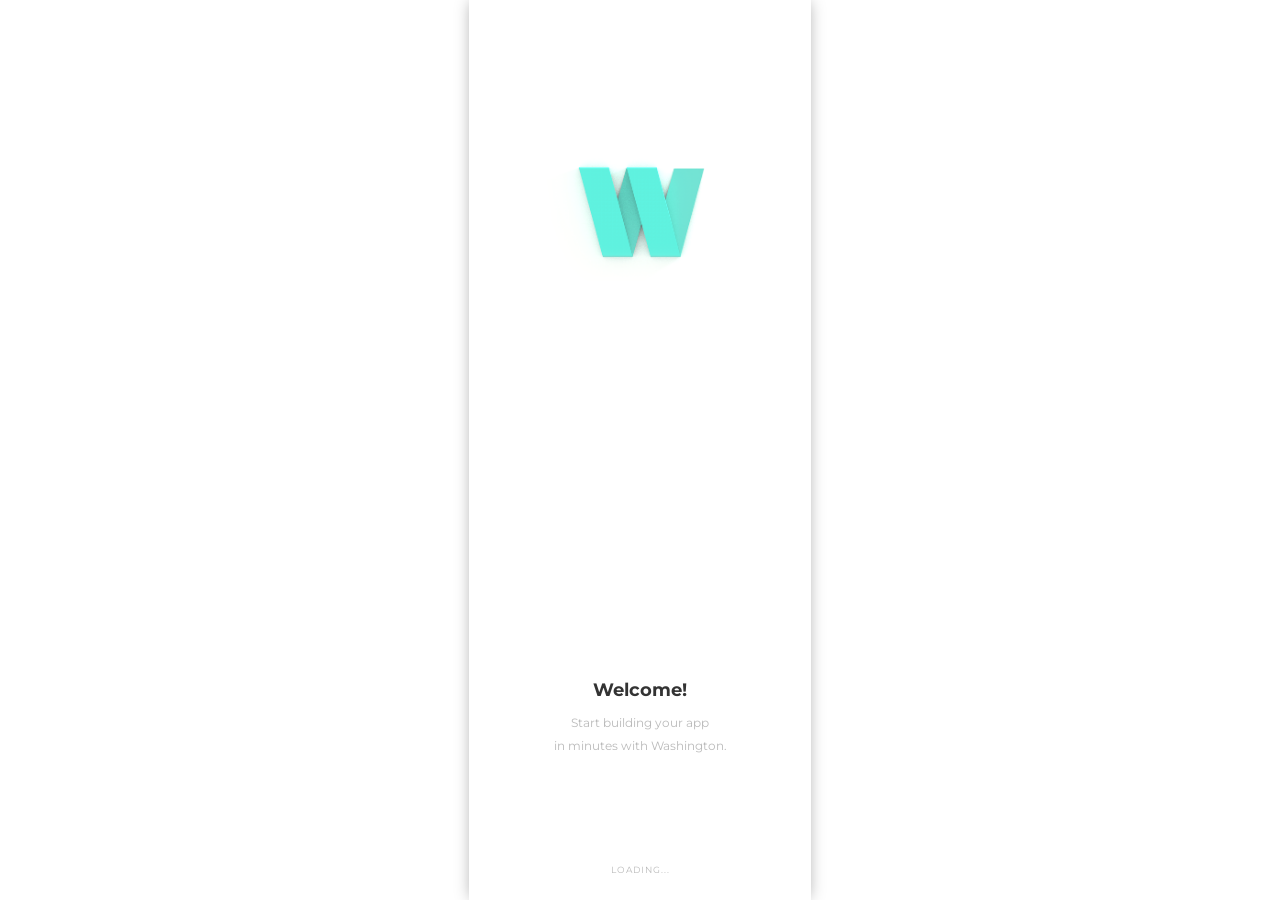
<file: 2015.06 외주/진짱의 비밀노트/Washington Template/Washington Template/index.html>
<!DOCTYPE html>

<html>
<head>
  <meta charset="utf-8">
  <title>Splash Screen</title>
  <meta name="viewport" content="width=device-width, initial-scale=1, maximum-scale=1, user-scalable=no">
  
  <link rel="stylesheet" type="text/css" href="css/normalize.css">
  <link rel="stylesheet" type="text/css" href="css/framework.css">
  <link rel="stylesheet" type="text/css" href="css/washington.css">
  <script src="js/webfont.js"></script>
  <script>
    WebFont.load({
      google: {
        families: ["Montserrat:400,700"]
      }
    });
  </script>
  <script type="text/javascript" src="js/modernizr.js"></script>
  <link rel="shortcut icon" type="image/x-icon" href="images/logoStandford32.ico">
  <link rel="apple-touch-icon" href="images/logoStandford32.ico">

  <link href="css/ionicons.min.css" rel="stylesheet" type="text/css" />
</head>
<body>
  <section class="w-section mobile-wrapper">

    <div class="page-content" id="main-stack" data-scroll="0" data-splash="2000" data-redirect="login.html">
      <div class="w-nav navbar"></div>
      <div class="body padding">
        <div class="splash-logo"></div>
        <div class="bottom-section padding text-centered">
          <h4>Welcome!</h4>
          <p class="welcome-splash-text">Start building your app
            <br>in minutes with Washington.</p>
          <div class="separator-big"></div>
          <div class="link-upper">LOADING...</div>
          <div class="separator-bottom"></div>
        </div>
      </div>
    </div>
    <div class="page-content loading-mask" id="new-stack">
      <div class="loading-icon">
        <div class="navbar-button-icon icon ion-load-d"></div>
      </div>
    </div>
    <div class="shadow-layer"></div>
  </section>
  <script type="text/javascript" src="js/jquery.min.js"></script>
  <script type="text/javascript" src="js/framework.js"></script>
  <!--[if lte IE 9]><script src="js/placeholders.min.js"></script><![endif]-->
</body>
</html>
</file>
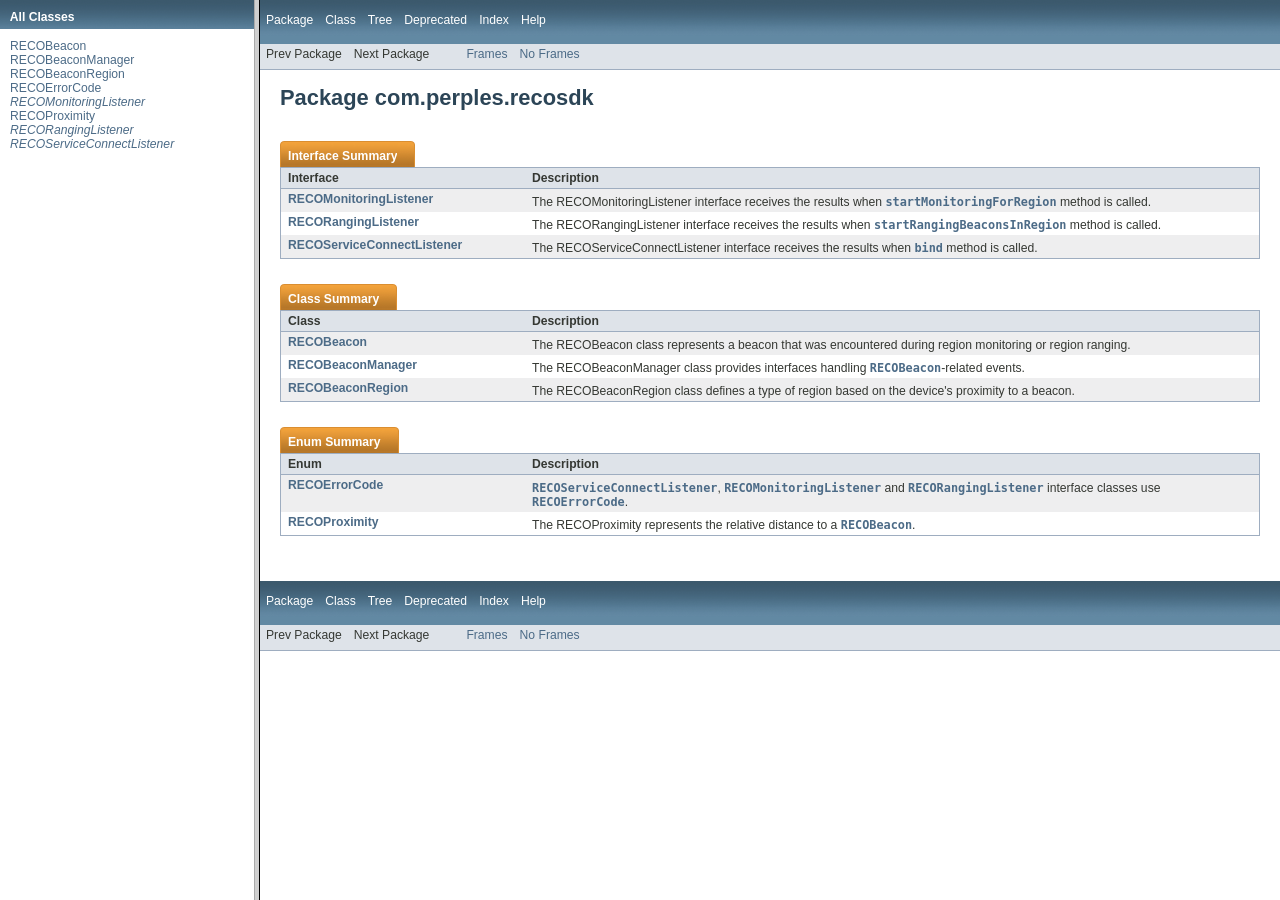
<file: 2015.06 외주/용현시장 어플리케이션/reco_sdk_android_v0.3.1/document/api/index.html>
<!DOCTYPE HTML PUBLIC "-//W3C//DTD HTML 4.01 Frameset//EN" "http://www.w3.org/TR/html4/frameset.dtd">
<!-- NewPage -->
<html lang="en">
<head>
<!-- Generated by javadoc on Mon Nov 09 13:25:13 KST 2015 -->
<meta http-equiv="Content-Type" content="text/html" charset="UTF-8">
<title>RECO SDK for Android API Documentation</title>
<script type="text/javascript">
    targetPage = "" + window.location.search;
    if (targetPage != "" && targetPage != "undefined")
        targetPage = targetPage.substring(1);
    if (targetPage.indexOf(":") != -1 || (targetPage != "" && !validURL(targetPage)))
        targetPage = "undefined";
    function validURL(url) {
        var pos = url.indexOf(".html");
        if (pos == -1 || pos != url.length - 5)
            return false;
        var allowNumber = false;
        var allowSep = false;
        var seenDot = false;
        for (var i = 0; i < url.length - 5; i++) {
            var ch = url.charAt(i);
            if ('a' <= ch && ch <= 'z' ||
                    'A' <= ch && ch <= 'Z' ||
                    ch == '$' ||
                    ch == '_') {
                allowNumber = true;
                allowSep = true;
            } else if ('0' <= ch && ch <= '9'
                    || ch == '-') {
                if (!allowNumber)
                     return false;
            } else if (ch == '/' || ch == '.') {
                if (!allowSep)
                    return false;
                allowNumber = false;
                allowSep = false;
                if (ch == '.')
                     seenDot = true;
                if (ch == '/' && seenDot)
                     return false;
            } else {
                return false;
            }
        }
        return true;
    }
    function loadFrames() {
        if (targetPage != "" && targetPage != "undefined")
             top.classFrame.location = top.targetPage;
    }
</script>
</head>
<frameset cols="20%,80%" title="Documentation frame" onload="top.loadFrames()">
<frame src="allclasses-frame.html" name="packageFrame" title="All classes and interfaces (except non-static nested types)">
<frame src="com/perples/recosdk/package-summary.html" name="classFrame" title="Package, class and interface descriptions" scrolling="yes">
<noframes>
<noscript>
<div>JavaScript is disabled on your browser.</div>
</noscript>
<h2>Frame Alert</h2>
<p>This document is designed to be viewed using the frames feature. If you see this message, you are using a non-frame-capable web client. Link to <a href="com/perples/recosdk/package-summary.html">Non-frame version</a>.</p>
</noframes>
</frameset>
</html>
</file>
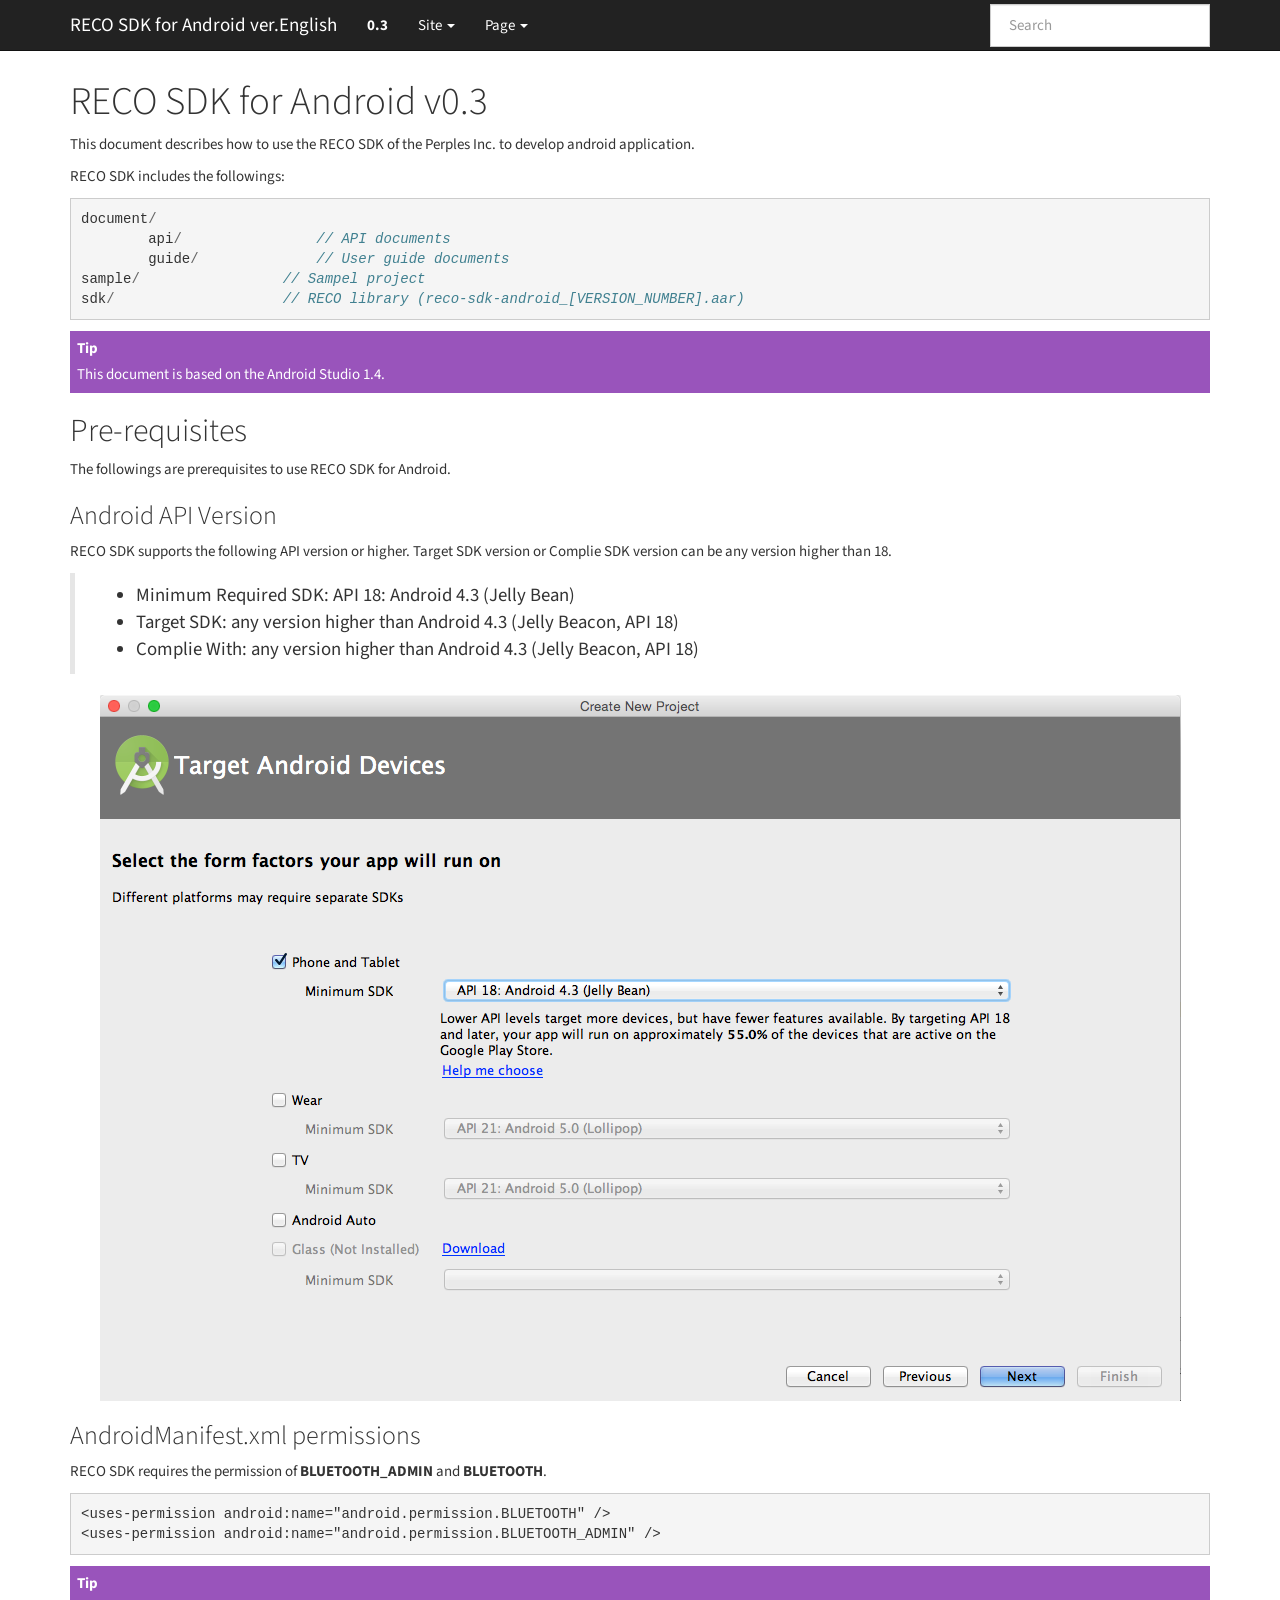
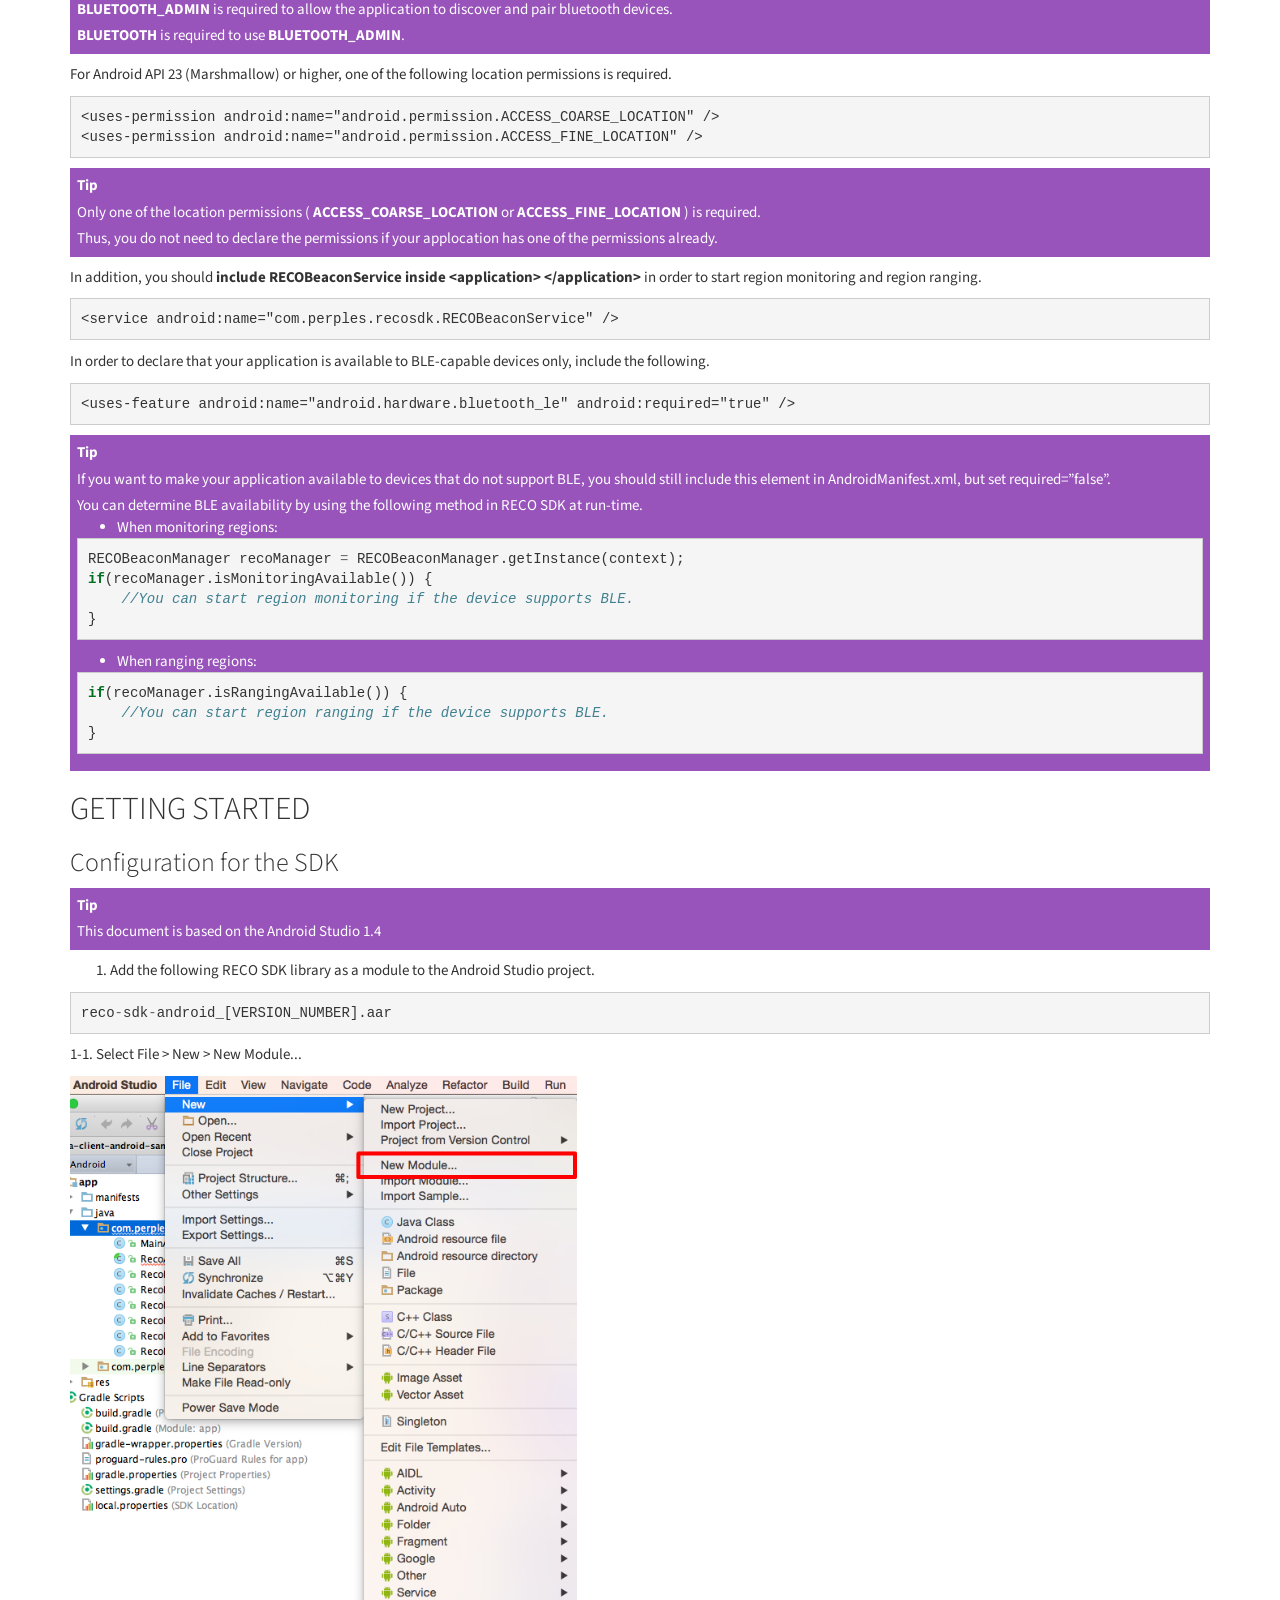
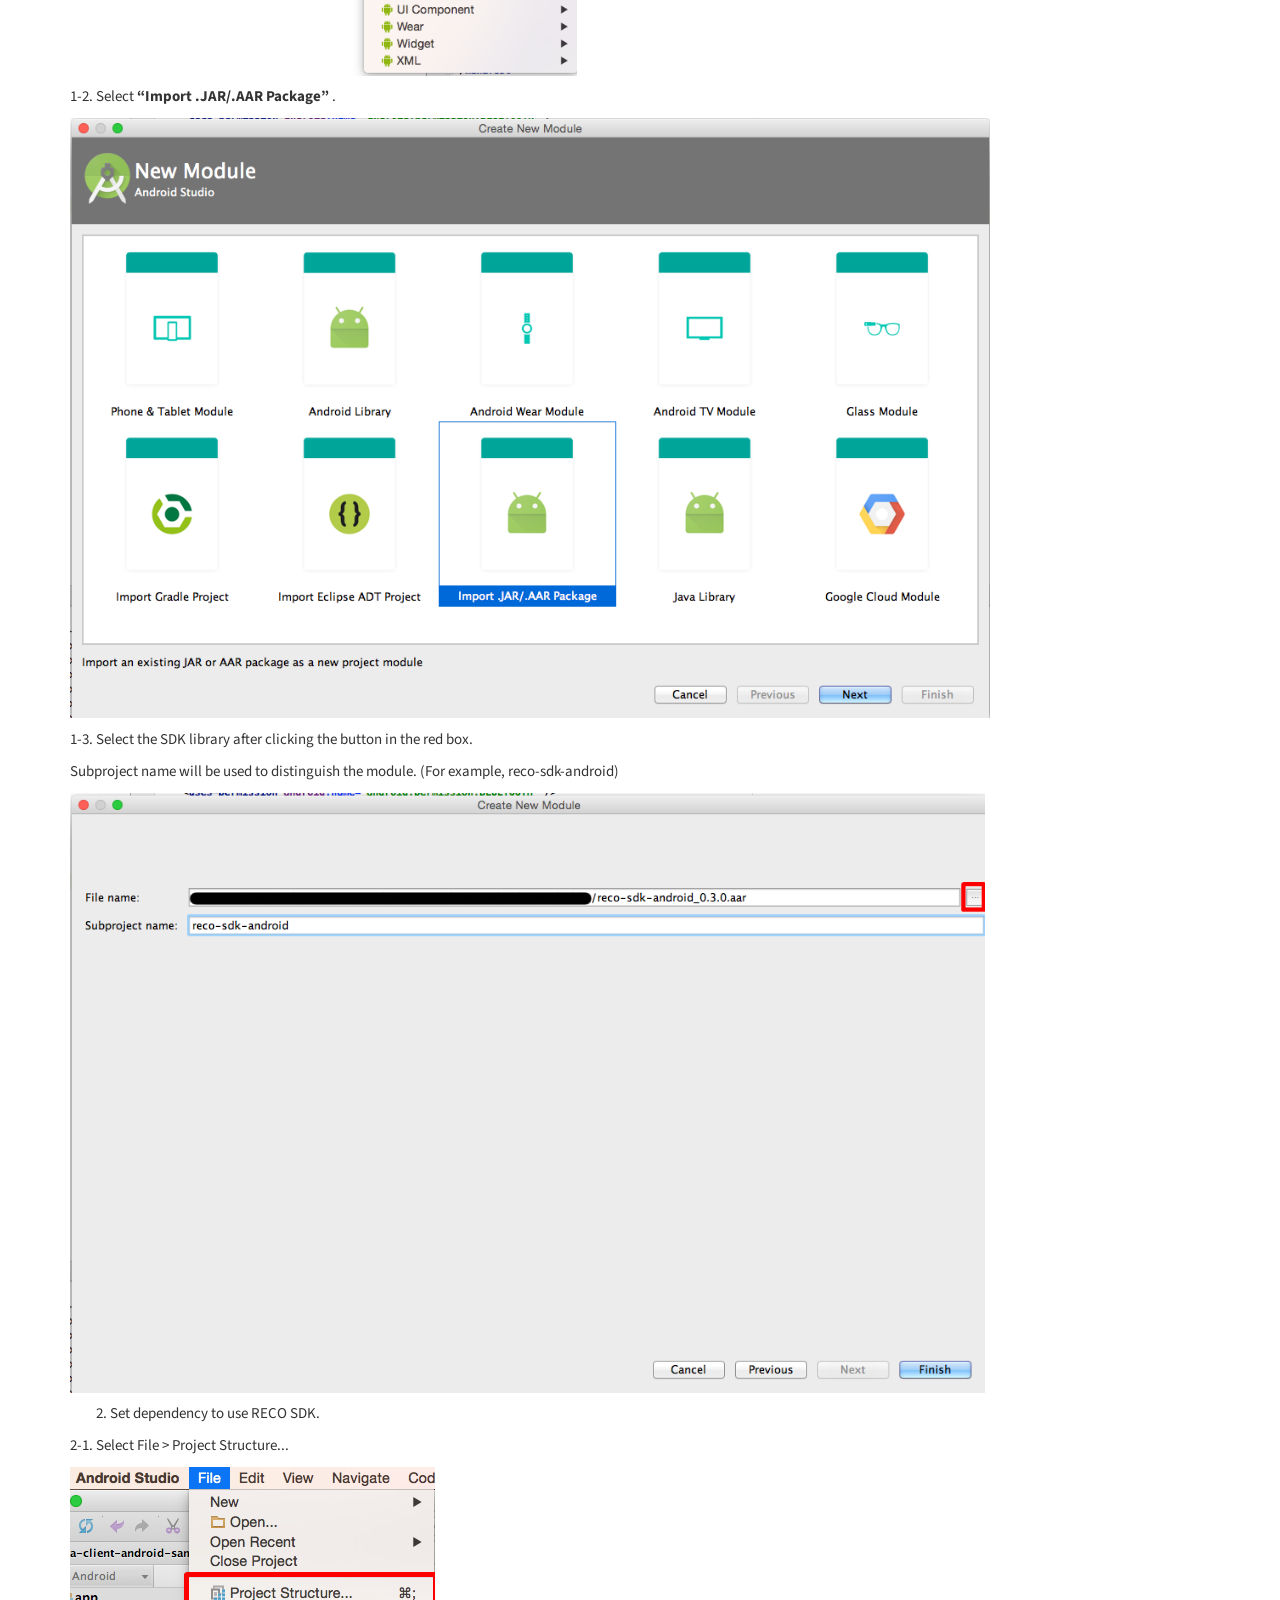
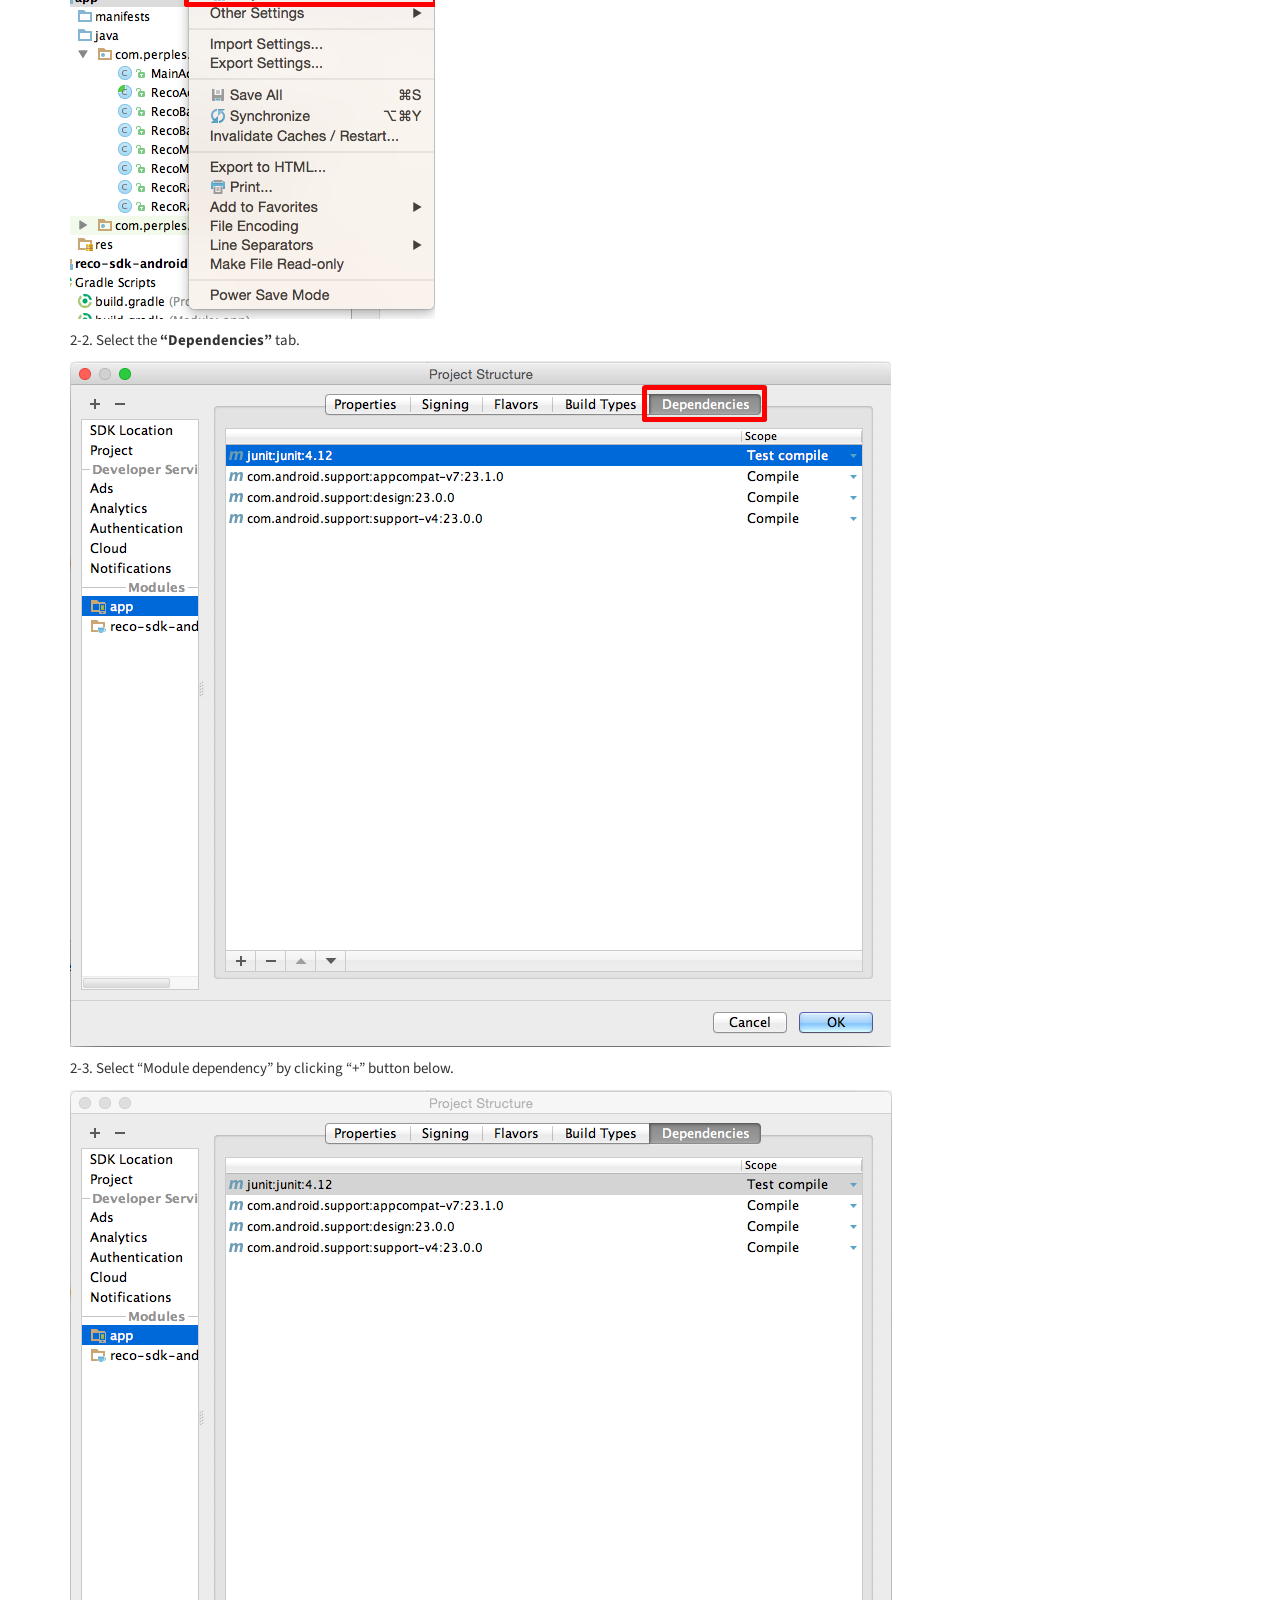
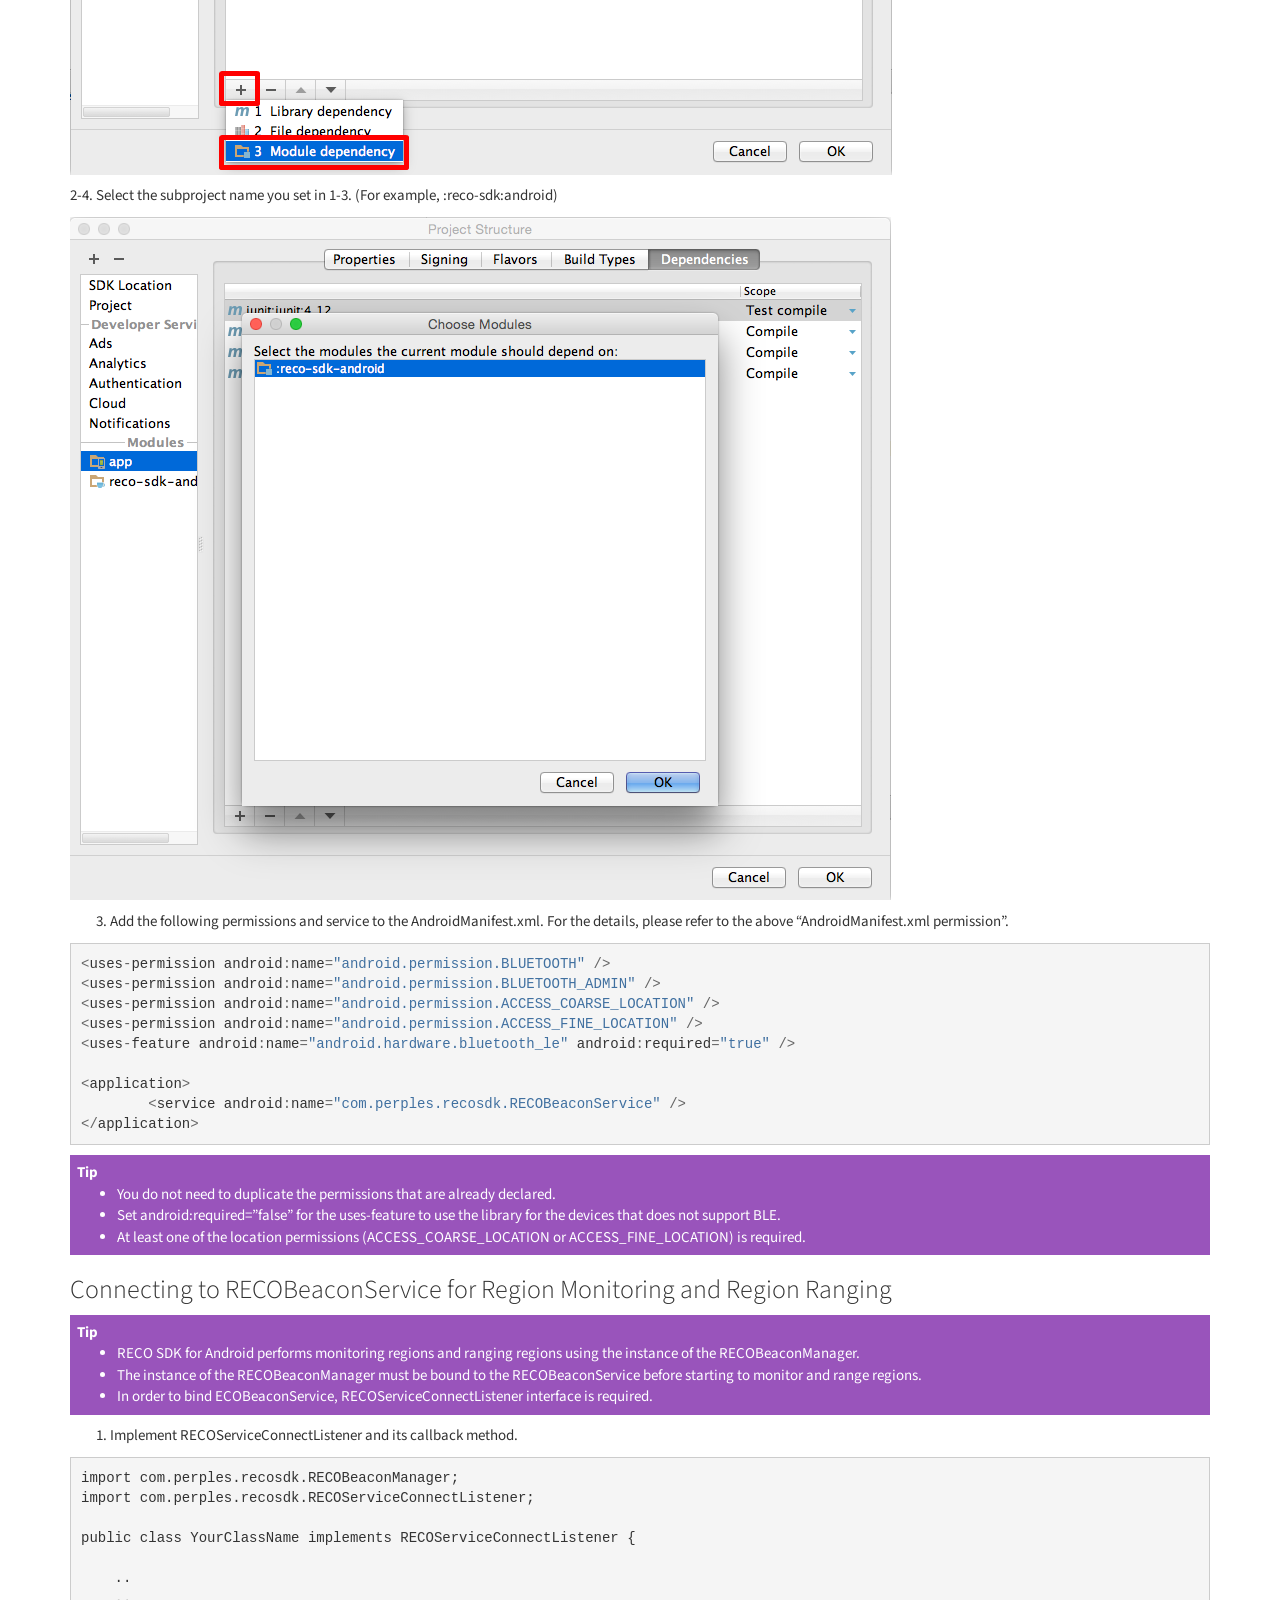
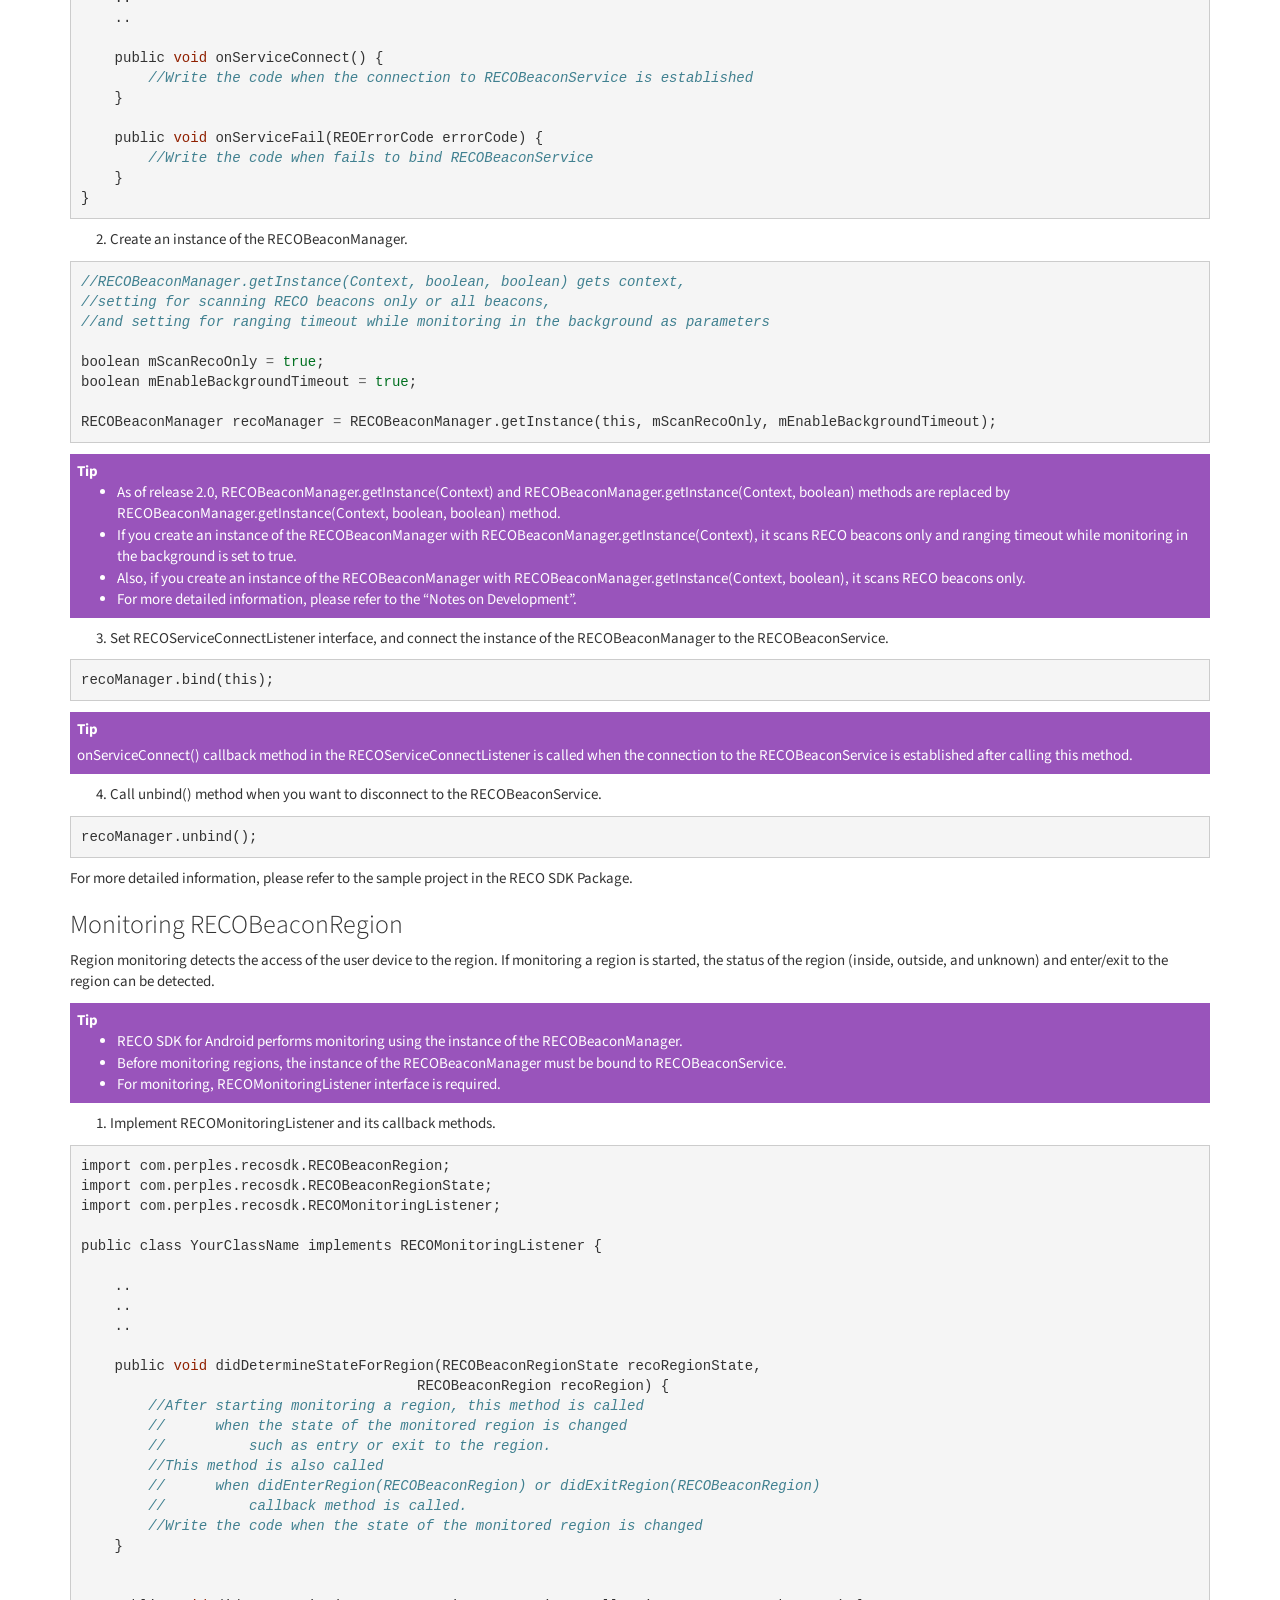
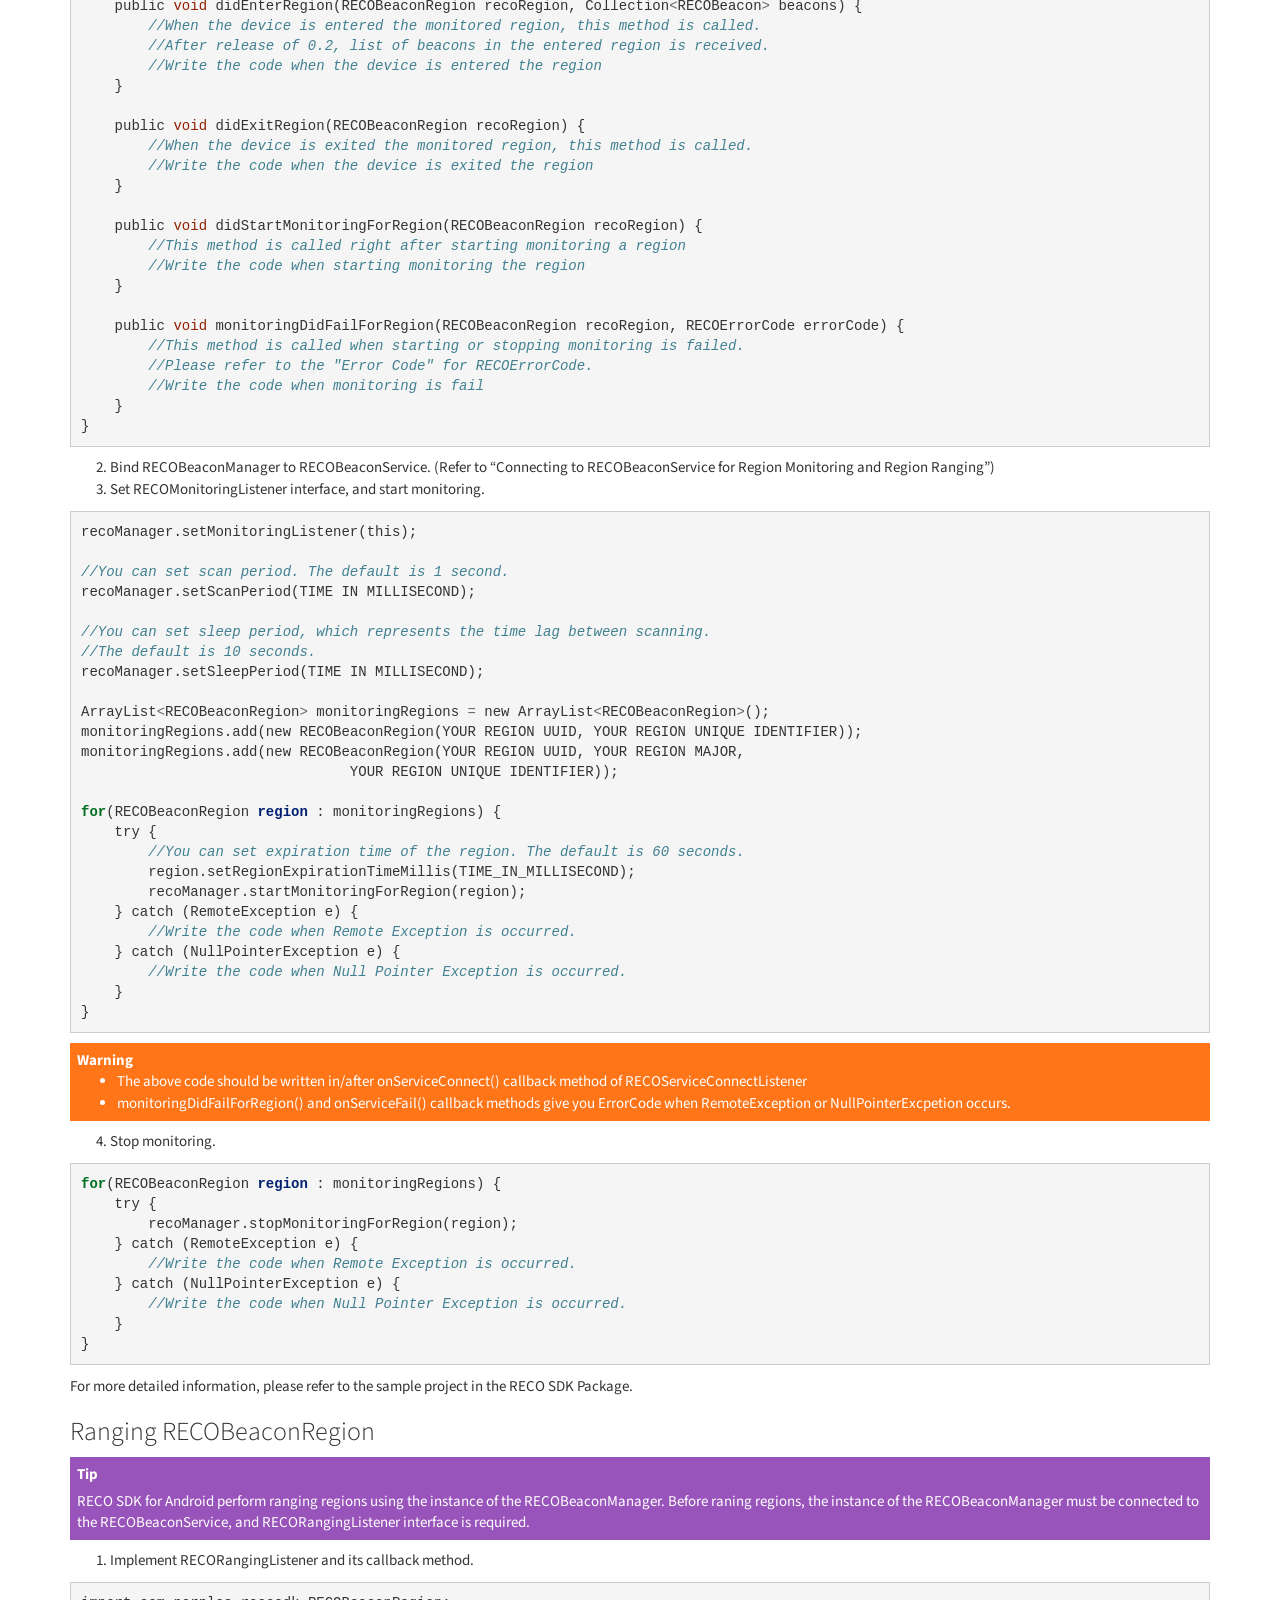
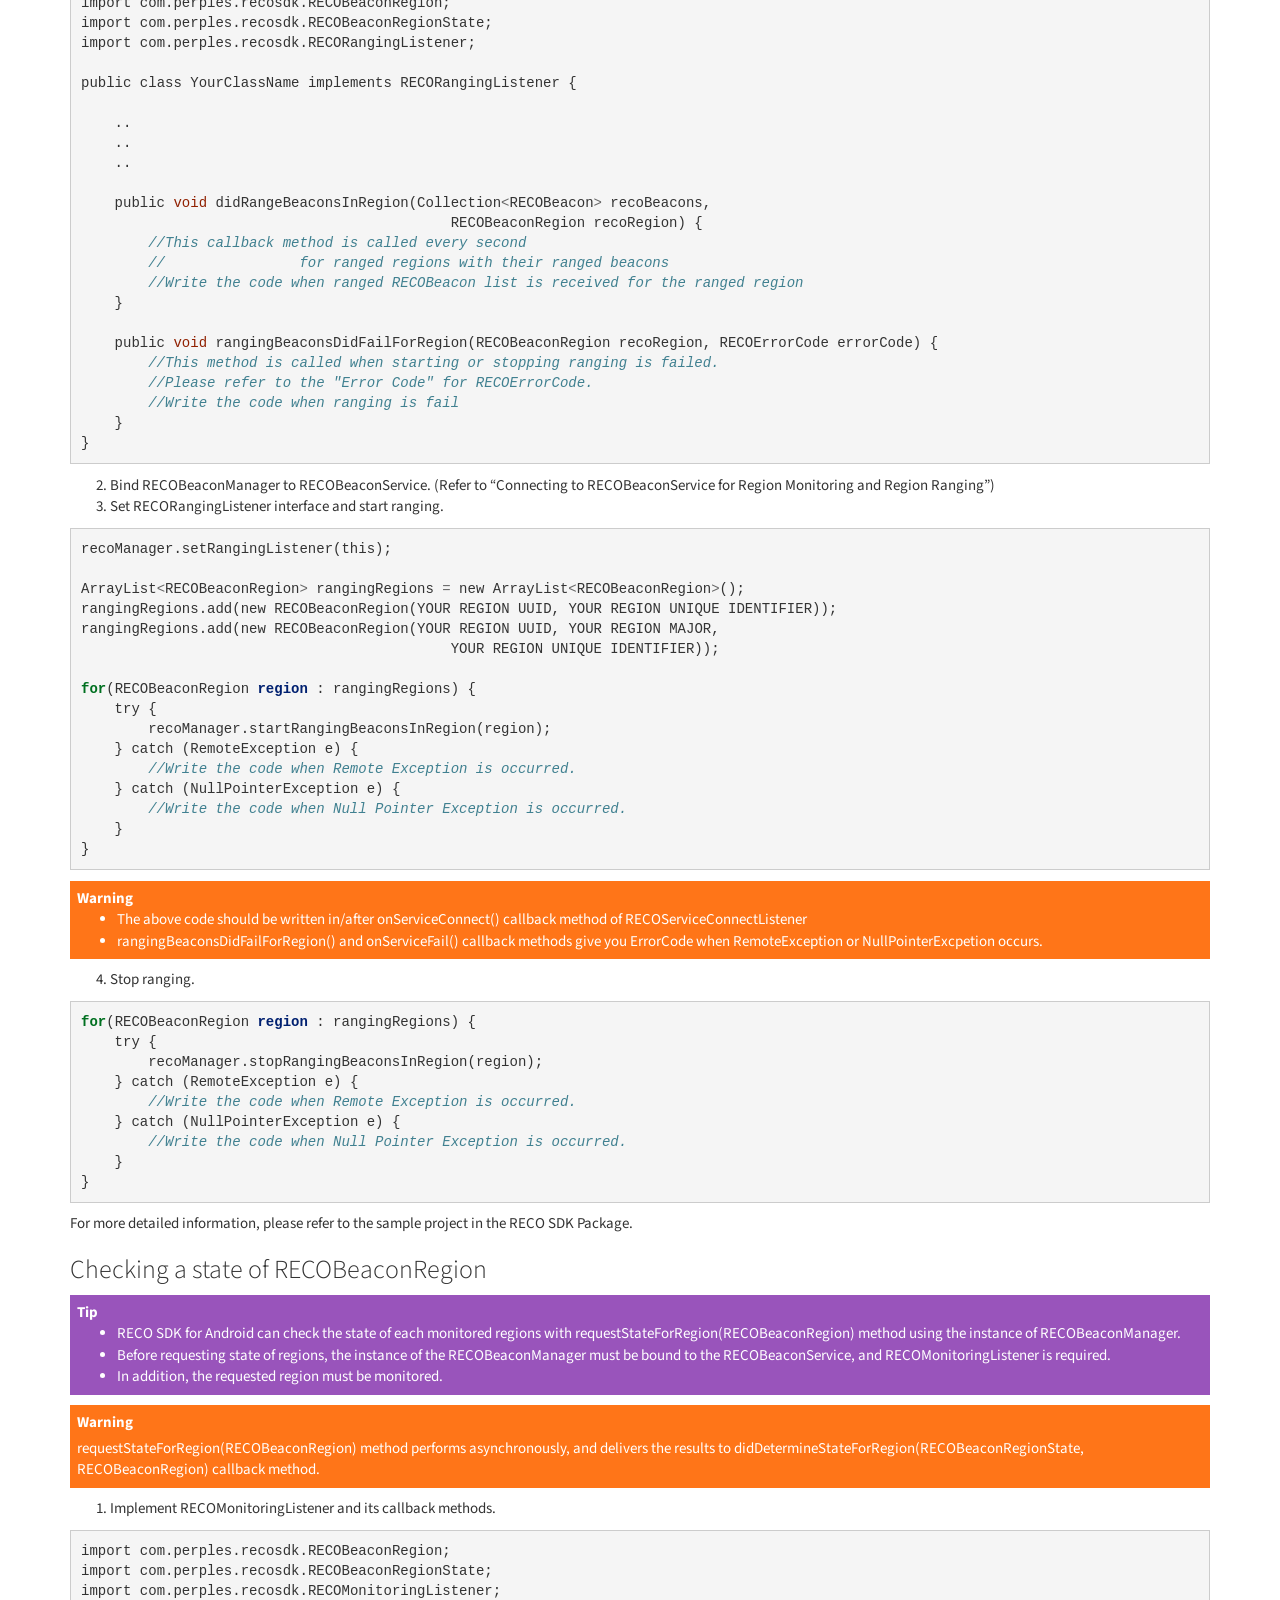
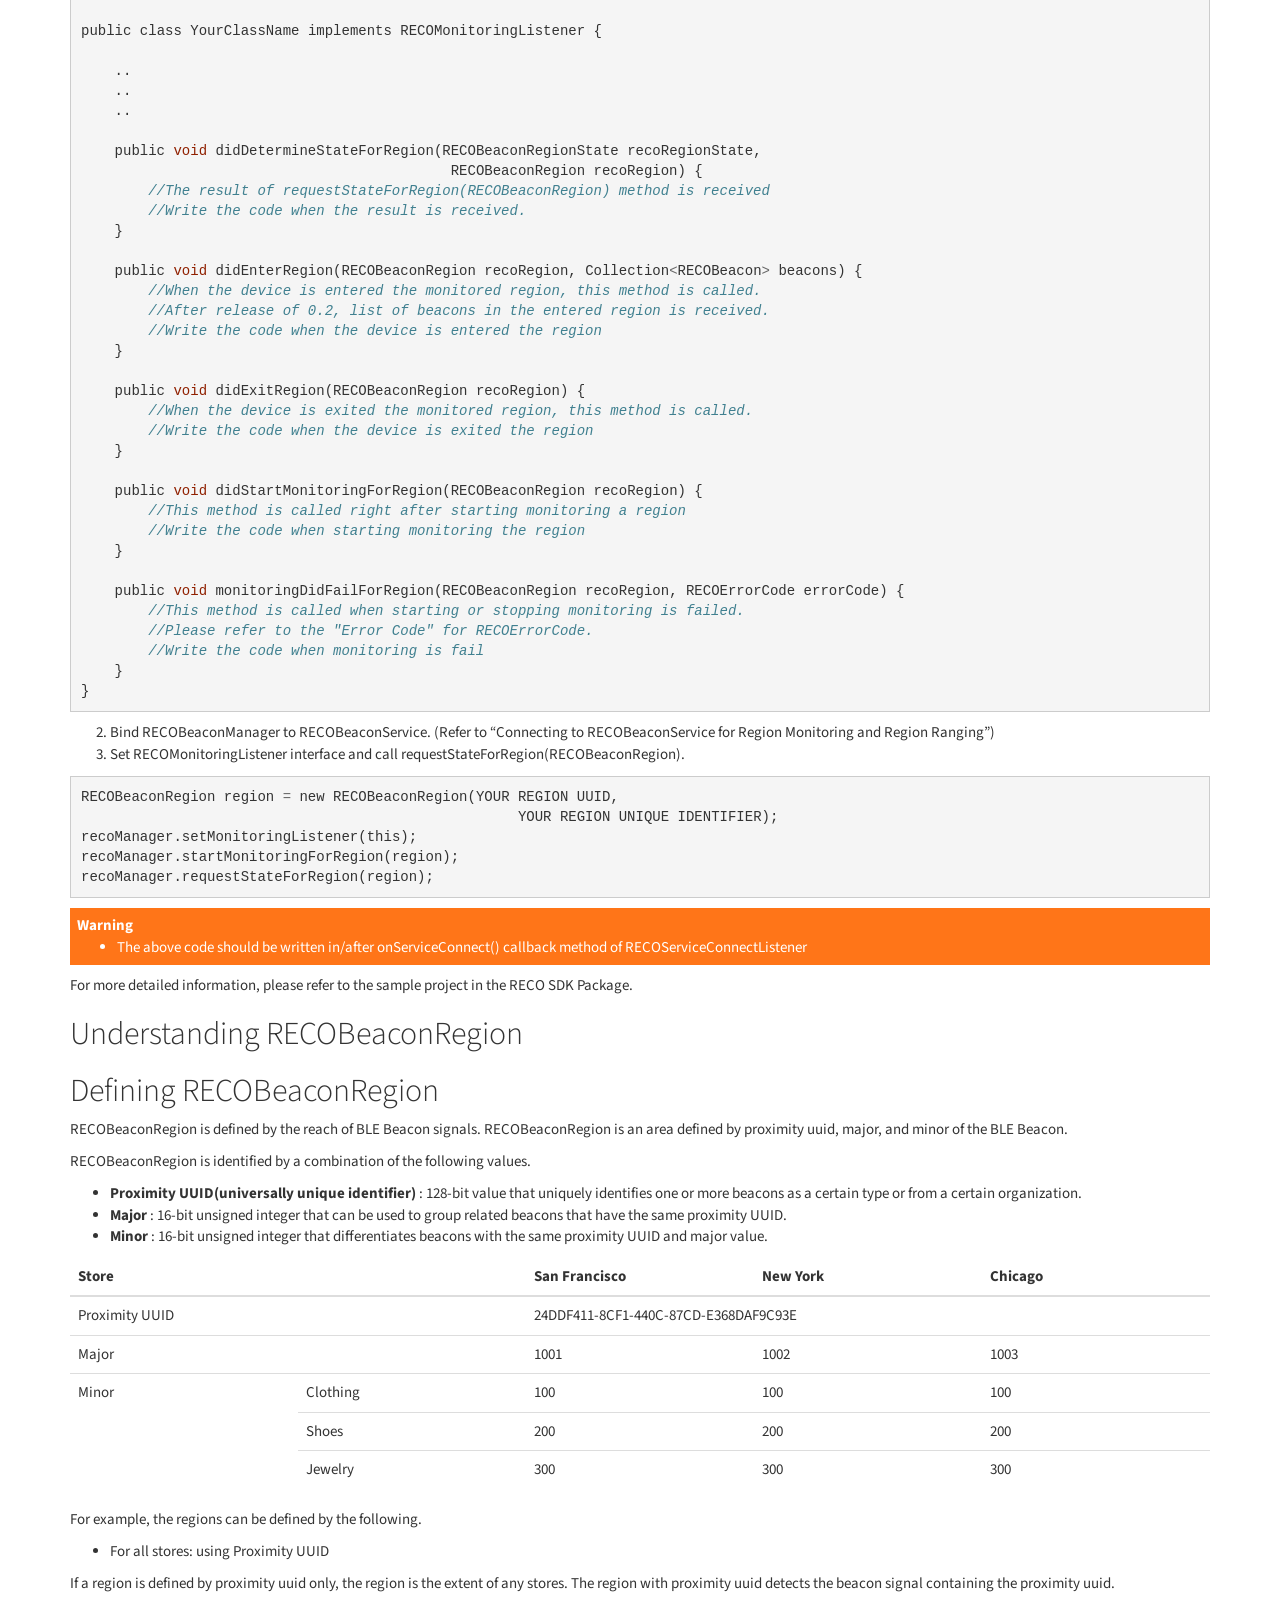
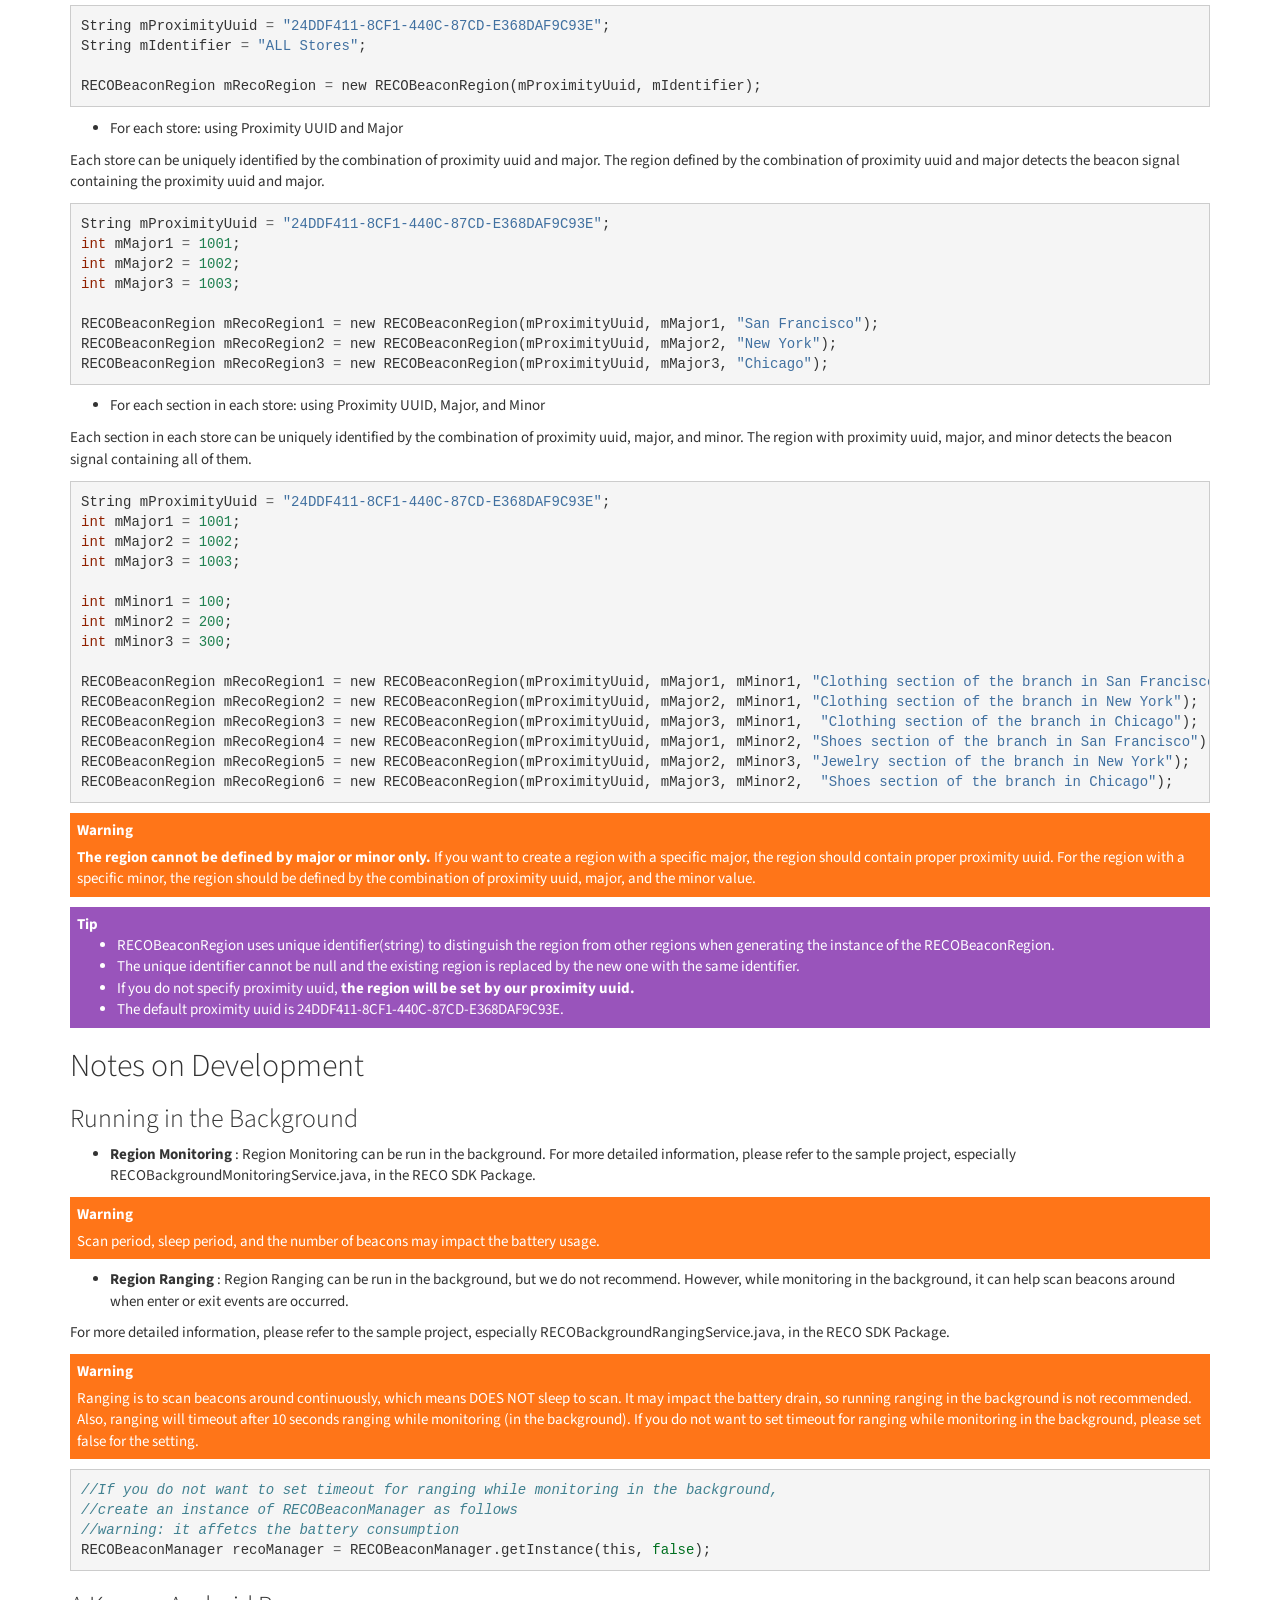
<file: 2015.06 외주/용현시장 어플리케이션/reco_sdk_android_v0.3.1/document/guide/english/index.html>
<!DOCTYPE html>


<html xmlns="http://www.w3.org/1999/xhtml">
  <head>
    <meta http-equiv="Content-Type" content="text/html; charset=utf-8" />
    
    <title>RECO SDK for Android ver.English 0.3 documentation</title>
    
    <link rel="stylesheet" href="_static/basic.css" type="text/css" />
    <link rel="stylesheet" href="_static/pygments.css" type="text/css" />
    <link rel="stylesheet" href="_static/bootswatch-3.2.0/cosmo/bootstrap.min.css" type="text/css" />
    <link rel="stylesheet" href="_static/bootstrap-sphinx.css" type="text/css" />
    
    <script type="text/javascript">
      var DOCUMENTATION_OPTIONS = {
        URL_ROOT:    './',
        VERSION:     '0.3',
        COLLAPSE_INDEX: false,
        FILE_SUFFIX: '.html',
        HAS_SOURCE:  true
      };
    </script>
    <script type="text/javascript" src="_static/jquery.js"></script>
    <script type="text/javascript" src="_static/underscore.js"></script>
    <script type="text/javascript" src="_static/doctools.js"></script>
    <script type="text/javascript" src="_static/js/jquery-1.11.0.min.js"></script>
    <script type="text/javascript" src="_static/js/jquery-fix.js"></script>
    <script type="text/javascript" src="_static/bootstrap-3.2.0/js/bootstrap.min.js"></script>
    <script type="text/javascript" src="_static/bootstrap-sphinx.js"></script>
    <link rel="top" title="None" href="index.html#document-index" />
<meta charset='utf-8'>
<meta http-equiv='X-UA-Compatible' content='IE=edge,chrome=1'>
<meta name='viewport' content='width=device-width, initial-scale=1.0, maximum-scale=1'>
<meta name="apple-mobile-web-app-capable" content="yes">

  </head>
  <body>

  <div id="navbar" class="navbar navbar-default navbar-fixed-top">
    <div class="container">
      <div class="navbar-header">
        <!-- .btn-navbar is used as the toggle for collapsed navbar content -->
        <button type="button" class="navbar-toggle" data-toggle="collapse" data-target=".nav-collapse">
          <span class="icon-bar"></span>
          <span class="icon-bar"></span>
          <span class="icon-bar"></span>
        </button>
        <a class="navbar-brand" href="index.html#document-index">
          RECO SDK for Android ver.English</a>
        <span class="navbar-text navbar-version pull-left"><b>0.3</b></span>
      </div>

        <div class="collapse navbar-collapse nav-collapse">
          <ul class="nav navbar-nav">
            
            
              <li class="dropdown globaltoc-container">
  <a role="button"
     id="dLabelGlobalToc"
     data-toggle="dropdown"
     data-target="#"
     href="index.html#document-index">Site <b class="caret"></b></a>
  <ul class="dropdown-menu globaltoc"
      role="menu"
      aria-labelledby="dLabelGlobalToc"><ul>
<li class="toctree-l1"><a class="reference internal" href="index.html#document-requirements">Pre-requisites</a></li>
<li class="toctree-l1"><a class="reference internal" href="index.html#document-getting_started">GETTING STARTED</a></li>
<li class="toctree-l1"><a class="reference internal" href="index.html#document-about_region">Understanding RECOBeaconRegion</a></li>
<li class="toctree-l1"><a class="reference internal" href="index.html#document-about_region#defining-recobeaconregion">Defining RECOBeaconRegion</a></li>
<li class="toctree-l1"><a class="reference internal" href="index.html#document-note_on_development">Notes on Development</a></li>
<li class="toctree-l1"><a class="reference internal" href="index.html#document-license">RECO Beacon Software Development Kit AGREEMENT</a></li>
</ul>
</ul>
</li>
              
                <li class="dropdown">
  <a role="button"
     id="dLabelLocalToc"
     data-toggle="dropdown"
     data-target="#"
     href="#">Page <b class="caret"></b></a>
  <ul class="dropdown-menu localtoc"
      role="menu"
      aria-labelledby="dLabelLocalToc"><ul>
<li class="toctree-l1"><a class="reference internal" href="index.html#document-requirements">Pre-requisites</a><ul>
<li class="toctree-l2"><a class="reference internal" href="index.html#android-api-version">Android API Version</a></li>
<li class="toctree-l2"><a class="reference internal" href="index.html#androidmanifest-xml-permissions">AndroidManifest.xml permissions</a></li>
</ul>
</li>
<li class="toctree-l1"><a class="reference internal" href="index.html#document-getting_started">GETTING STARTED</a><ul>
<li class="toctree-l2"><a class="reference internal" href="index.html#configuration-for-the-sdk">Configuration for the SDK</a></li>
<li class="toctree-l2"><a class="reference internal" href="index.html#connecting-to-recobeaconservice-for-region-monitoring-and-region-ranging">Connecting to RECOBeaconService for Region Monitoring and Region Ranging</a></li>
<li class="toctree-l2"><a class="reference internal" href="index.html#monitoring-recobeaconregion">Monitoring RECOBeaconRegion</a></li>
<li class="toctree-l2"><a class="reference internal" href="index.html#ranging-recobeaconregion">Ranging RECOBeaconRegion</a></li>
<li class="toctree-l2"><a class="reference internal" href="index.html#checking-a-state-of-recobeaconregion">Checking a state of RECOBeaconRegion</a></li>
</ul>
</li>
<li class="toctree-l1"><a class="reference internal" href="index.html#document-about_region">Understanding RECOBeaconRegion</a></li>
<li class="toctree-l1"><a class="reference internal" href="index.html#defining-recobeaconregion">Defining RECOBeaconRegion</a></li>
<li class="toctree-l1"><a class="reference internal" href="index.html#document-note_on_development">Notes on Development</a><ul>
<li class="toctree-l2"><a class="reference internal" href="index.html#running-in-the-background">Running in the Background</a></li>
<li class="toctree-l2"><a class="reference internal" href="index.html#a-known-android-bug">A Known Android Bug</a></li>
<li class="toctree-l2"><a class="reference internal" href="index.html#exception">Exception</a></li>
<li class="toctree-l2"><a class="reference internal" href="index.html#error-code">Error Code</a></li>
</ul>
</li>
<li class="toctree-l1"><a class="reference internal" href="index.html#document-license">RECO Beacon Software Development Kit AGREEMENT</a></li>
</ul>
</ul>
</li>
              
            
            
              
                
              
            
            
            
            
              <li class="hidden-sm"></li>
            
          </ul>

          
            
<form class="navbar-form navbar-right" action="search.html" method="get">
 <div class="form-group">
  <input type="text" name="q" class="form-control" placeholder="Search" />
 </div>
  <input type="hidden" name="check_keywords" value="yes" />
  <input type="hidden" name="area" value="default" />
</form>
          
        </div>
    </div>
  </div>

<div class="container">
  <div class="row">
    <div class="col-md-12">
      
  <div class="section" id="reco-sdk-for-android-v0-3">
<h1>RECO SDK for Android v0.3<a class="headerlink" href="#reco-sdk-for-android-v0-3" title="Permalink to this headline">¶</a></h1>
<p>This document describes how to use the RECO SDK of the Perples Inc. to develop android application.</p>
<p>RECO SDK includes the followings:</p>
<div class="highlight-c"><div class="highlight"><pre><span class="n">document</span><span class="o">/</span>
        <span class="n">api</span><span class="o">/</span>                <span class="c1">// API documents</span>
        <span class="n">guide</span><span class="o">/</span>              <span class="c1">// User guide documents</span>
<span class="n">sample</span><span class="o">/</span>                 <span class="c1">// Sampel project</span>
<span class="n">sdk</span><span class="o">/</span>                    <span class="c1">// RECO library (reco-sdk-android_[VERSION_NUMBER].aar)</span>
</pre></div>
</div>
<div class="admonition tip">
<p class="first admonition-title">Tip</p>
<p class="last">This document is based on the Android Studio 1.4.</p>
</div>
<div class="toctree-wrapper compound">
<span id="document-requirements"></span><div class="section" id="pre-requisites">
<span id="requirements"></span><h2>Pre-requisites<a class="headerlink" href="#pre-requisites" title="Permalink to this headline">¶</a></h2>
<p>The followings are prerequisites to use RECO SDK for Android.</p>
<div class="section" id="android-api-version">
<h3>Android API Version<a class="headerlink" href="#android-api-version" title="Permalink to this headline">¶</a></h3>
<p>RECO SDK supports the following API version or higher. Target SDK version or Complie SDK version can be any version higher than 18.</p>
<blockquote>
<div><ul class="simple">
<li>Minimum Required SDK: API 18: Android 4.3 (Jelly Bean)</li>
<li>Target SDK: any version higher than Android 4.3 (Jelly Beacon, API 18)</li>
<li>Complie With: any version higher than Android 4.3 (Jelly Beacon, API 18)</li>
</ul>
</div></blockquote>
<div class="figure align-center">
<a class="reference internal image-reference" href="_images/reco_sdk_android_01.png"><img alt="_images/reco_sdk_android_01.png" src="_images/reco_sdk_android_01.png" /></a>
</div>
</div>
<div class="section" id="androidmanifest-xml-permissions">
<h3>AndroidManifest.xml permissions<a class="headerlink" href="#androidmanifest-xml-permissions" title="Permalink to this headline">¶</a></h3>
<p>RECO SDK requires the permission of <strong>BLUETOOTH_ADMIN</strong> and <strong>BLUETOOTH</strong>.</p>
<div class="highlight-python"><div class="highlight"><pre>&lt;uses-permission android:name=&quot;android.permission.BLUETOOTH&quot; /&gt;
&lt;uses-permission android:name=&quot;android.permission.BLUETOOTH_ADMIN&quot; /&gt;
</pre></div>
</div>
<div class="admonition tip">
<p class="first admonition-title">Tip</p>
<p><strong>BLUETOOTH_ADMIN</strong> is required to allow the application to discover and pair bluetooth devices.</p>
<p class="last"><strong>BLUETOOTH</strong> is required to use <strong>BLUETOOTH_ADMIN</strong>.</p>
</div>
<p>For Android API 23 (Marshmallow) or higher, one of the following location permissions is required.</p>
<div class="highlight-python"><div class="highlight"><pre>&lt;uses-permission android:name=&quot;android.permission.ACCESS_COARSE_LOCATION&quot; /&gt;
&lt;uses-permission android:name=&quot;android.permission.ACCESS_FINE_LOCATION&quot; /&gt;
</pre></div>
</div>
<div class="admonition tip">
<p class="first admonition-title">Tip</p>
<p>Only one of the location permissions ( <strong>ACCESS_COARSE_LOCATION</strong> or <strong>ACCESS_FINE_LOCATION</strong> ) is required.</p>
<p class="last">Thus, you do not need to declare the permissions if your applocation has one of the permissions already.</p>
</div>
<p>In addition, you should <strong>include RECOBeaconService inside &lt;application&gt; &lt;/application&gt;</strong> in order to start region monitoring and region ranging.</p>
<div class="highlight-python"><div class="highlight"><pre>&lt;service android:name=&quot;com.perples.recosdk.RECOBeaconService&quot; /&gt;
</pre></div>
</div>
<p>In order to declare that your application is available to BLE-capable devices only, include the following.</p>
<div class="highlight-python"><div class="highlight"><pre>&lt;uses-feature android:name=&quot;android.hardware.bluetooth_le&quot; android:required=&quot;true&quot; /&gt;
</pre></div>
</div>
<div class="admonition tip">
<p class="first admonition-title">Tip</p>
<p>If you want to make your application available to devices that do not support BLE, you should still include this element in AndroidManifest.xml, but set required=&#8221;false&#8221;.</p>
<p>You can determine BLE availability by using the following method in RECO SDK at run-time.</p>
<ul class="simple">
<li>When monitoring regions:</li>
</ul>
<div class="highlight-c"><div class="highlight"><pre><span class="n">RECOBeaconManager</span> <span class="n">recoManager</span> <span class="o">=</span> <span class="n">RECOBeaconManager</span><span class="p">.</span><span class="n">getInstance</span><span class="p">(</span><span class="n">context</span><span class="p">);</span>
<span class="k">if</span><span class="p">(</span><span class="n">recoManager</span><span class="p">.</span><span class="n">isMonitoringAvailable</span><span class="p">())</span> <span class="p">{</span>
    <span class="c1">//You can start region monitoring if the device supports BLE.</span>
<span class="p">}</span>
</pre></div>
</div>
<ul class="simple">
<li>When ranging regions:</li>
</ul>
<div class="last highlight-c"><div class="highlight"><pre><span class="k">if</span><span class="p">(</span><span class="n">recoManager</span><span class="p">.</span><span class="n">isRangingAvailable</span><span class="p">())</span> <span class="p">{</span>
    <span class="c1">//You can start region ranging if the device supports BLE.</span>
<span class="p">}</span>
</pre></div>
</div>
</div>
</div>
</div>
<span id="document-getting_started"></span><div class="section" id="getting-started">
<span id="id1"></span><h2>GETTING STARTED<a class="headerlink" href="#getting-started" title="Permalink to this headline">¶</a></h2>
<div class="section" id="configuration-for-the-sdk">
<span id="installing-docdir"></span><h3>Configuration for the SDK<a class="headerlink" href="#configuration-for-the-sdk" title="Permalink to this headline">¶</a></h3>
<div class="admonition tip">
<p class="first admonition-title">Tip</p>
<p class="last">This document is based on the Android Studio 1.4</p>
</div>
<ol class="arabic simple">
<li>Add the following RECO SDK library as a module to the Android Studio project.</li>
</ol>
<div class="highlight-c"><div class="highlight"><pre><span class="n">reco</span><span class="o">-</span><span class="n">sdk</span><span class="o">-</span><span class="n">android_</span><span class="p">[</span><span class="n">VERSION_NUMBER</span><span class="p">].</span><span class="n">aar</span>
</pre></div>
</div>
<p>1-1. Select File &gt; New &gt; New Module...</p>
<p><a class="reference internal" href="_images/reco_sdk_android_02.png"><img alt="New Module" src="_images/reco_sdk_android_02.png" style="height: 600px;" /></a></p>
<p>1-2. Select <strong>&#8220;Import .JAR/.AAR Package&#8221;</strong> .</p>
<p><a class="reference internal" href="_images/reco_sdk_android_03.png"><img alt="Import Package" src="_images/reco_sdk_android_03.png" style="height: 600px;" /></a></p>
<p>1-3. Select the SDK library after clicking the button in the red box.</p>
<p>Subproject name will be used to distinguish the module. (For example, reco-sdk-android)</p>
<p><a class="reference internal" href="_images/reco_sdk_android_04.png"><img alt="Select Module" src="_images/reco_sdk_android_04.png" style="height: 600px;" /></a></p>
<ol class="arabic simple" start="2">
<li>Set dependency to use RECO SDK.</li>
</ol>
<p>2-1. Select File &gt; Project Structure...</p>
<p><img alt="Project Structure" src="_images/reco_sdk_android_05.png" /></p>
<p>2-2. Select the <strong>&#8220;Dependencies&#8221;</strong> tab.</p>
<p><img alt="Dependencies" src="_images/reco_sdk_android_06.png" /></p>
<p>2-3. Select &#8220;Module dependency&#8221; by clicking &#8220;+&#8221; button below.</p>
<p><img alt="Module Dependencies" src="_images/reco_sdk_android_07.png" /></p>
<p>2-4. Select the subproject name you set in 1-3. (For example, :reco-sdk:android)</p>
<p><img alt="Select Module Dependencies" src="_images/reco_sdk_android_08.png" /></p>
<ol class="arabic simple" start="3">
<li>Add the following permissions and service to the AndroidManifest.xml. For the details, please refer to the above &#8220;AndroidManifest.xml permission&#8221;.</li>
</ol>
<div class="highlight-java"><div class="highlight"><pre><span class="o">&lt;</span><span class="n">uses</span><span class="o">-</span><span class="n">permission</span> <span class="n">android</span><span class="o">:</span><span class="n">name</span><span class="o">=</span><span class="s">&quot;android.permission.BLUETOOTH&quot;</span> <span class="o">/&gt;</span>
<span class="o">&lt;</span><span class="n">uses</span><span class="o">-</span><span class="n">permission</span> <span class="n">android</span><span class="o">:</span><span class="n">name</span><span class="o">=</span><span class="s">&quot;android.permission.BLUETOOTH_ADMIN&quot;</span> <span class="o">/&gt;</span>
<span class="o">&lt;</span><span class="n">uses</span><span class="o">-</span><span class="n">permission</span> <span class="n">android</span><span class="o">:</span><span class="n">name</span><span class="o">=</span><span class="s">&quot;android.permission.ACCESS_COARSE_LOCATION&quot;</span> <span class="o">/&gt;</span>
<span class="o">&lt;</span><span class="n">uses</span><span class="o">-</span><span class="n">permission</span> <span class="n">android</span><span class="o">:</span><span class="n">name</span><span class="o">=</span><span class="s">&quot;android.permission.ACCESS_FINE_LOCATION&quot;</span> <span class="o">/&gt;</span>
<span class="o">&lt;</span><span class="n">uses</span><span class="o">-</span><span class="n">feature</span> <span class="n">android</span><span class="o">:</span><span class="n">name</span><span class="o">=</span><span class="s">&quot;android.hardware.bluetooth_le&quot;</span> <span class="n">android</span><span class="o">:</span><span class="n">required</span><span class="o">=</span><span class="s">&quot;true&quot;</span> <span class="o">/&gt;</span>

<span class="o">&lt;</span><span class="n">application</span><span class="o">&gt;</span>
        <span class="o">&lt;</span><span class="n">service</span> <span class="n">android</span><span class="o">:</span><span class="n">name</span><span class="o">=</span><span class="s">&quot;com.perples.recosdk.RECOBeaconService&quot;</span> <span class="o">/&gt;</span>
<span class="o">&lt;/</span><span class="n">application</span><span class="o">&gt;</span>
</pre></div>
</div>
<div class="admonition tip">
<p class="first admonition-title">Tip</p>
<ul class="last simple">
<li>You do not need to duplicate the permissions that are already declared.</li>
<li>Set android:required=&#8221;false&#8221; for the uses-feature to use the library for the devices that does not support BLE.</li>
<li>At least one of the location permissions (ACCESS_COARSE_LOCATION or ACCESS_FINE_LOCATION) is required.</li>
</ul>
</div>
</div>
<div class="section" id="connecting-to-recobeaconservice-for-region-monitoring-and-region-ranging">
<h3>Connecting to RECOBeaconService for Region Monitoring and Region Ranging<a class="headerlink" href="#connecting-to-recobeaconservice-for-region-monitoring-and-region-ranging" title="Permalink to this headline">¶</a></h3>
<div class="admonition tip">
<p class="first admonition-title">Tip</p>
<ul class="last simple">
<li>RECO SDK for Android performs monitoring regions and ranging regions using the instance of the RECOBeaconManager.</li>
<li>The instance of the RECOBeaconManager must be bound to the RECOBeaconService before starting to monitor and range regions.</li>
<li>In order to bind ECOBeaconService, RECOServiceConnectListener interface is required.</li>
</ul>
</div>
<ol class="arabic simple">
<li>Implement RECOServiceConnectListener and its callback method.</li>
</ol>
<div class="highlight-c"><div class="highlight"><pre><span class="n">import</span> <span class="n">com</span><span class="p">.</span><span class="n">perples</span><span class="p">.</span><span class="n">recosdk</span><span class="p">.</span><span class="n">RECOBeaconManager</span><span class="p">;</span>
<span class="n">import</span> <span class="n">com</span><span class="p">.</span><span class="n">perples</span><span class="p">.</span><span class="n">recosdk</span><span class="p">.</span><span class="n">RECOServiceConnectListener</span><span class="p">;</span>

<span class="n">public</span> <span class="n">class</span> <span class="n">YourClassName</span> <span class="n">implements</span> <span class="n">RECOServiceConnectListener</span> <span class="p">{</span>

    <span class="p">..</span>
    <span class="p">..</span>
    <span class="p">..</span>

    <span class="n">public</span> <span class="kt">void</span> <span class="n">onServiceConnect</span><span class="p">()</span> <span class="p">{</span>
        <span class="c1">//Write the code when the connection to RECOBeaconService is established</span>
    <span class="p">}</span>

    <span class="n">public</span> <span class="kt">void</span> <span class="n">onServiceFail</span><span class="p">(</span><span class="n">REOErrorCode</span> <span class="n">errorCode</span><span class="p">)</span> <span class="p">{</span>
        <span class="c1">//Write the code when fails to bind RECOBeaconService</span>
    <span class="p">}</span>
<span class="p">}</span>
</pre></div>
</div>
<ol class="arabic simple" start="2">
<li>Create an instance of the RECOBeaconManager.</li>
</ol>
<div class="highlight-c"><div class="highlight"><pre><span class="c1">//RECOBeaconManager.getInstance(Context, boolean, boolean) gets context,</span>
<span class="c1">//setting for scanning RECO beacons only or all beacons,</span>
<span class="c1">//and setting for ranging timeout while monitoring in the background as parameters</span>

<span class="n">boolean</span> <span class="n">mScanRecoOnly</span> <span class="o">=</span> <span class="nb">true</span><span class="p">;</span>
<span class="n">boolean</span> <span class="n">mEnableBackgroundTimeout</span> <span class="o">=</span> <span class="nb">true</span><span class="p">;</span>

<span class="n">RECOBeaconManager</span> <span class="n">recoManager</span> <span class="o">=</span> <span class="n">RECOBeaconManager</span><span class="p">.</span><span class="n">getInstance</span><span class="p">(</span><span class="n">this</span><span class="p">,</span> <span class="n">mScanRecoOnly</span><span class="p">,</span> <span class="n">mEnableBackgroundTimeout</span><span class="p">);</span>
</pre></div>
</div>
<div class="admonition tip">
<p class="first admonition-title">Tip</p>
<ul class="last simple">
<li>As of release 2.0, RECOBeaconManager.getInstance(Context) and RECOBeaconManager.getInstance(Context, boolean) methods are replaced by RECOBeaconManager.getInstance(Context, boolean, boolean) method.</li>
<li>If you create an instance of the RECOBeaconManager with RECOBeaconManager.getInstance(Context), it scans RECO beacons only and ranging timeout while monitoring in the background is set to true.</li>
<li>Also, if you create an instance of the RECOBeaconManager with RECOBeaconManager.getInstance(Context, boolean), it scans RECO beacons only.</li>
<li>For more detailed information, please refer to the &#8220;Notes on Development&#8221;.</li>
</ul>
</div>
<ol class="arabic simple" start="3">
<li>Set RECOServiceConnectListener interface, and connect the instance of the RECOBeaconManager to the RECOBeaconService.</li>
</ol>
<div class="highlight-c"><div class="highlight"><pre><span class="n">recoManager</span><span class="p">.</span><span class="n">bind</span><span class="p">(</span><span class="n">this</span><span class="p">);</span>
</pre></div>
</div>
<div class="admonition tip">
<p class="first admonition-title">Tip</p>
<p class="last">onServiceConnect() callback method in the RECOServiceConnectListener is called when the connection to the RECOBeaconService is established after calling this method.</p>
</div>
<ol class="arabic simple" start="4">
<li>Call unbind() method when you want to disconnect to the RECOBeaconService.</li>
</ol>
<div class="highlight-c"><div class="highlight"><pre><span class="n">recoManager</span><span class="p">.</span><span class="n">unbind</span><span class="p">();</span>
</pre></div>
</div>
<p>For more detailed information, please refer to the sample project in the RECO SDK Package.</p>
</div>
<div class="section" id="monitoring-recobeaconregion">
<h3>Monitoring RECOBeaconRegion<a class="headerlink" href="#monitoring-recobeaconregion" title="Permalink to this headline">¶</a></h3>
<p>Region monitoring detects the access of the user device to the region. If monitoring a region is started, the status of the region (inside, outside, and unknown) and enter/exit to the region can be detected.</p>
<div class="admonition tip">
<p class="first admonition-title">Tip</p>
<ul class="last simple">
<li>RECO SDK for Android performs monitoring using the instance of the RECOBeaconManager.</li>
<li>Before monitoring regions, the instance of the RECOBeaconManager must be bound to RECOBeaconService.</li>
<li>For monitoring, RECOMonitoringListener interface is required.</li>
</ul>
</div>
<ol class="arabic simple">
<li>Implement RECOMonitoringListener and its callback methods.</li>
</ol>
<div class="highlight-c"><div class="highlight"><pre><span class="n">import</span> <span class="n">com</span><span class="p">.</span><span class="n">perples</span><span class="p">.</span><span class="n">recosdk</span><span class="p">.</span><span class="n">RECOBeaconRegion</span><span class="p">;</span>
<span class="n">import</span> <span class="n">com</span><span class="p">.</span><span class="n">perples</span><span class="p">.</span><span class="n">recosdk</span><span class="p">.</span><span class="n">RECOBeaconRegionState</span><span class="p">;</span>
<span class="n">import</span> <span class="n">com</span><span class="p">.</span><span class="n">perples</span><span class="p">.</span><span class="n">recosdk</span><span class="p">.</span><span class="n">RECOMonitoringListener</span><span class="p">;</span>

<span class="n">public</span> <span class="n">class</span> <span class="n">YourClassName</span> <span class="n">implements</span> <span class="n">RECOMonitoringListener</span> <span class="p">{</span>

    <span class="p">..</span>
    <span class="p">..</span>
    <span class="p">..</span>

    <span class="n">public</span> <span class="kt">void</span> <span class="n">didDetermineStateForRegion</span><span class="p">(</span><span class="n">RECOBeaconRegionState</span> <span class="n">recoRegionState</span><span class="p">,</span>
                                        <span class="n">RECOBeaconRegion</span> <span class="n">recoRegion</span><span class="p">)</span> <span class="p">{</span>
        <span class="c1">//After starting monitoring a region, this method is called</span>
        <span class="c1">//      when the state of the monitored region is changed</span>
        <span class="c1">//          such as entry or exit to the region.</span>
        <span class="c1">//This method is also called</span>
        <span class="c1">//      when didEnterRegion(RECOBeaconRegion) or didExitRegion(RECOBeaconRegion)</span>
        <span class="c1">//          callback method is called.</span>
        <span class="c1">//Write the code when the state of the monitored region is changed</span>
    <span class="p">}</span>


    <span class="n">public</span> <span class="kt">void</span> <span class="n">didEnterRegion</span><span class="p">(</span><span class="n">RECOBeaconRegion</span> <span class="n">recoRegion</span><span class="p">,</span> <span class="n">Collection</span><span class="o">&lt;</span><span class="n">RECOBeacon</span><span class="o">&gt;</span> <span class="n">beacons</span><span class="p">)</span> <span class="p">{</span>
        <span class="c1">//When the device is entered the monitored region, this method is called.</span>
        <span class="c1">//After release of 0.2, list of beacons in the entered region is received.</span>
        <span class="c1">//Write the code when the device is entered the region</span>
    <span class="p">}</span>

    <span class="n">public</span> <span class="kt">void</span> <span class="n">didExitRegion</span><span class="p">(</span><span class="n">RECOBeaconRegion</span> <span class="n">recoRegion</span><span class="p">)</span> <span class="p">{</span>
        <span class="c1">//When the device is exited the monitored region, this method is called.</span>
        <span class="c1">//Write the code when the device is exited the region</span>
    <span class="p">}</span>

    <span class="n">public</span> <span class="kt">void</span> <span class="n">didStartMonitoringForRegion</span><span class="p">(</span><span class="n">RECOBeaconRegion</span> <span class="n">recoRegion</span><span class="p">)</span> <span class="p">{</span>
        <span class="c1">//This method is called right after starting monitoring a region</span>
        <span class="c1">//Write the code when starting monitoring the region</span>
    <span class="p">}</span>

    <span class="n">public</span> <span class="kt">void</span> <span class="n">monitoringDidFailForRegion</span><span class="p">(</span><span class="n">RECOBeaconRegion</span> <span class="n">recoRegion</span><span class="p">,</span> <span class="n">RECOErrorCode</span> <span class="n">errorCode</span><span class="p">)</span> <span class="p">{</span>
        <span class="c1">//This method is called when starting or stopping monitoring is failed.</span>
        <span class="c1">//Please refer to the &quot;Error Code&quot; for RECOErrorCode.</span>
        <span class="c1">//Write the code when monitoring is fail</span>
    <span class="p">}</span>
<span class="p">}</span>
</pre></div>
</div>
<ol class="arabic simple" start="2">
<li>Bind RECOBeaconManager to RECOBeaconService. (Refer to &#8220;Connecting to RECOBeaconService for Region Monitoring and Region Ranging&#8221;)</li>
<li>Set RECOMonitoringListener interface, and start monitoring.</li>
</ol>
<div class="highlight-c"><div class="highlight"><pre><span class="n">recoManager</span><span class="p">.</span><span class="n">setMonitoringListener</span><span class="p">(</span><span class="n">this</span><span class="p">);</span>

<span class="c1">//You can set scan period. The default is 1 second.</span>
<span class="n">recoManager</span><span class="p">.</span><span class="n">setScanPeriod</span><span class="p">(</span><span class="n">TIME</span> <span class="n">IN</span> <span class="n">MILLISECOND</span><span class="p">);</span>

<span class="c1">//You can set sleep period, which represents the time lag between scanning.</span>
<span class="c1">//The default is 10 seconds.</span>
<span class="n">recoManager</span><span class="p">.</span><span class="n">setSleepPeriod</span><span class="p">(</span><span class="n">TIME</span> <span class="n">IN</span> <span class="n">MILLISECOND</span><span class="p">);</span>

<span class="n">ArrayList</span><span class="o">&lt;</span><span class="n">RECOBeaconRegion</span><span class="o">&gt;</span> <span class="n">monitoringRegions</span> <span class="o">=</span> <span class="n">new</span> <span class="n">ArrayList</span><span class="o">&lt;</span><span class="n">RECOBeaconRegion</span><span class="o">&gt;</span><span class="p">();</span>
<span class="n">monitoringRegions</span><span class="p">.</span><span class="n">add</span><span class="p">(</span><span class="n">new</span> <span class="n">RECOBeaconRegion</span><span class="p">(</span><span class="n">YOUR</span> <span class="n">REGION</span> <span class="n">UUID</span><span class="p">,</span> <span class="n">YOUR</span> <span class="n">REGION</span> <span class="n">UNIQUE</span> <span class="n">IDENTIFIER</span><span class="p">));</span>
<span class="n">monitoringRegions</span><span class="p">.</span><span class="n">add</span><span class="p">(</span><span class="n">new</span> <span class="n">RECOBeaconRegion</span><span class="p">(</span><span class="n">YOUR</span> <span class="n">REGION</span> <span class="n">UUID</span><span class="p">,</span> <span class="n">YOUR</span> <span class="n">REGION</span> <span class="n">MAJOR</span><span class="p">,</span>
                                <span class="n">YOUR</span> <span class="n">REGION</span> <span class="n">UNIQUE</span> <span class="n">IDENTIFIER</span><span class="p">));</span>

<span class="k">for</span><span class="p">(</span><span class="n">RECOBeaconRegion</span> <span class="nl">region</span> <span class="p">:</span> <span class="n">monitoringRegions</span><span class="p">)</span> <span class="p">{</span>
    <span class="n">try</span> <span class="p">{</span>
        <span class="c1">//You can set expiration time of the region. The default is 60 seconds.</span>
        <span class="n">region</span><span class="p">.</span><span class="n">setRegionExpirationTimeMillis</span><span class="p">(</span><span class="n">TIME_IN_MILLISECOND</span><span class="p">);</span>
        <span class="n">recoManager</span><span class="p">.</span><span class="n">startMonitoringForRegion</span><span class="p">(</span><span class="n">region</span><span class="p">);</span>
    <span class="p">}</span> <span class="n">catch</span> <span class="p">(</span><span class="n">RemoteException</span> <span class="n">e</span><span class="p">)</span> <span class="p">{</span>
        <span class="c1">//Write the code when Remote Exception is occurred.</span>
    <span class="p">}</span> <span class="n">catch</span> <span class="p">(</span><span class="n">NullPointerException</span> <span class="n">e</span><span class="p">)</span> <span class="p">{</span>
        <span class="c1">//Write the code when Null Pointer Exception is occurred.</span>
    <span class="p">}</span>
<span class="p">}</span>
</pre></div>
</div>
<div class="admonition warning">
<p class="first admonition-title">Warning</p>
<ul class="last simple">
<li>The above code should be written in/after onServiceConnect() callback method of RECOServiceConnectListener</li>
<li>monitoringDidFailForRegion() and onServiceFail() callback methods give you ErrorCode when RemoteException or NullPointerExcpetion occurs.</li>
</ul>
</div>
<ol class="arabic simple" start="4">
<li>Stop monitoring.</li>
</ol>
<div class="highlight-c"><div class="highlight"><pre><span class="k">for</span><span class="p">(</span><span class="n">RECOBeaconRegion</span> <span class="nl">region</span> <span class="p">:</span> <span class="n">monitoringRegions</span><span class="p">)</span> <span class="p">{</span>
    <span class="n">try</span> <span class="p">{</span>
        <span class="n">recoManager</span><span class="p">.</span><span class="n">stopMonitoringForRegion</span><span class="p">(</span><span class="n">region</span><span class="p">);</span>
    <span class="p">}</span> <span class="n">catch</span> <span class="p">(</span><span class="n">RemoteException</span> <span class="n">e</span><span class="p">)</span> <span class="p">{</span>
        <span class="c1">//Write the code when Remote Exception is occurred.</span>
    <span class="p">}</span> <span class="n">catch</span> <span class="p">(</span><span class="n">NullPointerException</span> <span class="n">e</span><span class="p">)</span> <span class="p">{</span>
        <span class="c1">//Write the code when Null Pointer Exception is occurred.</span>
    <span class="p">}</span>
<span class="p">}</span>
</pre></div>
</div>
<p>For more detailed information, please refer to the sample project in the RECO SDK Package.</p>
</div>
<div class="section" id="ranging-recobeaconregion">
<h3>Ranging RECOBeaconRegion<a class="headerlink" href="#ranging-recobeaconregion" title="Permalink to this headline">¶</a></h3>
<div class="admonition tip">
<p class="first admonition-title">Tip</p>
<p class="last">RECO SDK for Android perform ranging regions using the instance of the RECOBeaconManager. Before raning regions, the instance of the RECOBeaconManager must be connected to the RECOBeaconService, and RECORangingListener interface is required.</p>
</div>
<ol class="arabic simple">
<li>Implement RECORangingListener and its callback method.</li>
</ol>
<div class="highlight-c"><div class="highlight"><pre><span class="n">import</span> <span class="n">com</span><span class="p">.</span><span class="n">perples</span><span class="p">.</span><span class="n">recosdk</span><span class="p">.</span><span class="n">RECOBeaconRegion</span><span class="p">;</span>
<span class="n">import</span> <span class="n">com</span><span class="p">.</span><span class="n">perples</span><span class="p">.</span><span class="n">recosdk</span><span class="p">.</span><span class="n">RECOBeaconRegionState</span><span class="p">;</span>
<span class="n">import</span> <span class="n">com</span><span class="p">.</span><span class="n">perples</span><span class="p">.</span><span class="n">recosdk</span><span class="p">.</span><span class="n">RECORangingListener</span><span class="p">;</span>

<span class="n">public</span> <span class="n">class</span> <span class="n">YourClassName</span> <span class="n">implements</span> <span class="n">RECORangingListener</span> <span class="p">{</span>

    <span class="p">..</span>
    <span class="p">..</span>
    <span class="p">..</span>

    <span class="n">public</span> <span class="kt">void</span> <span class="n">didRangeBeaconsInRegion</span><span class="p">(</span><span class="n">Collection</span><span class="o">&lt;</span><span class="n">RECOBeacon</span><span class="o">&gt;</span> <span class="n">recoBeacons</span><span class="p">,</span>
                                            <span class="n">RECOBeaconRegion</span> <span class="n">recoRegion</span><span class="p">)</span> <span class="p">{</span>
        <span class="c1">//This callback method is called every second</span>
        <span class="c1">//                for ranged regions with their ranged beacons</span>
        <span class="c1">//Write the code when ranged RECOBeacon list is received for the ranged region</span>
    <span class="p">}</span>

    <span class="n">public</span> <span class="kt">void</span> <span class="n">rangingBeaconsDidFailForRegion</span><span class="p">(</span><span class="n">RECOBeaconRegion</span> <span class="n">recoRegion</span><span class="p">,</span> <span class="n">RECOErrorCode</span> <span class="n">errorCode</span><span class="p">)</span> <span class="p">{</span>
        <span class="c1">//This method is called when starting or stopping ranging is failed.</span>
        <span class="c1">//Please refer to the &quot;Error Code&quot; for RECOErrorCode.</span>
        <span class="c1">//Write the code when ranging is fail</span>
    <span class="p">}</span>
<span class="p">}</span>
</pre></div>
</div>
<ol class="arabic simple" start="2">
<li>Bind RECOBeaconManager to RECOBeaconService. (Refer to &#8220;Connecting to RECOBeaconService for Region Monitoring and Region Ranging&#8221;)</li>
<li>Set RECORangingListener interface and start ranging.</li>
</ol>
<div class="highlight-c"><div class="highlight"><pre><span class="n">recoManager</span><span class="p">.</span><span class="n">setRangingListener</span><span class="p">(</span><span class="n">this</span><span class="p">);</span>

<span class="n">ArrayList</span><span class="o">&lt;</span><span class="n">RECOBeaconRegion</span><span class="o">&gt;</span> <span class="n">rangingRegions</span> <span class="o">=</span> <span class="n">new</span> <span class="n">ArrayList</span><span class="o">&lt;</span><span class="n">RECOBeaconRegion</span><span class="o">&gt;</span><span class="p">();</span>
<span class="n">rangingRegions</span><span class="p">.</span><span class="n">add</span><span class="p">(</span><span class="n">new</span> <span class="n">RECOBeaconRegion</span><span class="p">(</span><span class="n">YOUR</span> <span class="n">REGION</span> <span class="n">UUID</span><span class="p">,</span> <span class="n">YOUR</span> <span class="n">REGION</span> <span class="n">UNIQUE</span> <span class="n">IDENTIFIER</span><span class="p">));</span>
<span class="n">rangingRegions</span><span class="p">.</span><span class="n">add</span><span class="p">(</span><span class="n">new</span> <span class="n">RECOBeaconRegion</span><span class="p">(</span><span class="n">YOUR</span> <span class="n">REGION</span> <span class="n">UUID</span><span class="p">,</span> <span class="n">YOUR</span> <span class="n">REGION</span> <span class="n">MAJOR</span><span class="p">,</span>
                                            <span class="n">YOUR</span> <span class="n">REGION</span> <span class="n">UNIQUE</span> <span class="n">IDENTIFIER</span><span class="p">));</span>

<span class="k">for</span><span class="p">(</span><span class="n">RECOBeaconRegion</span> <span class="nl">region</span> <span class="p">:</span> <span class="n">rangingRegions</span><span class="p">)</span> <span class="p">{</span>
    <span class="n">try</span> <span class="p">{</span>
        <span class="n">recoManager</span><span class="p">.</span><span class="n">startRangingBeaconsInRegion</span><span class="p">(</span><span class="n">region</span><span class="p">);</span>
    <span class="p">}</span> <span class="n">catch</span> <span class="p">(</span><span class="n">RemoteException</span> <span class="n">e</span><span class="p">)</span> <span class="p">{</span>
        <span class="c1">//Write the code when Remote Exception is occurred.</span>
    <span class="p">}</span> <span class="n">catch</span> <span class="p">(</span><span class="n">NullPointerException</span> <span class="n">e</span><span class="p">)</span> <span class="p">{</span>
        <span class="c1">//Write the code when Null Pointer Exception is occurred.</span>
    <span class="p">}</span>
<span class="p">}</span>
</pre></div>
</div>
<div class="admonition warning">
<p class="first admonition-title">Warning</p>
<ul class="last simple">
<li>The above code should be written in/after onServiceConnect() callback method of RECOServiceConnectListener</li>
<li>rangingBeaconsDidFailForRegion() and onServiceFail() callback methods give you ErrorCode when RemoteException or NullPointerExcpetion occurs.</li>
</ul>
</div>
<ol class="arabic simple" start="4">
<li>Stop ranging.</li>
</ol>
<div class="highlight-c"><div class="highlight"><pre><span class="k">for</span><span class="p">(</span><span class="n">RECOBeaconRegion</span> <span class="nl">region</span> <span class="p">:</span> <span class="n">rangingRegions</span><span class="p">)</span> <span class="p">{</span>
    <span class="n">try</span> <span class="p">{</span>
        <span class="n">recoManager</span><span class="p">.</span><span class="n">stopRangingBeaconsInRegion</span><span class="p">(</span><span class="n">region</span><span class="p">);</span>
    <span class="p">}</span> <span class="n">catch</span> <span class="p">(</span><span class="n">RemoteException</span> <span class="n">e</span><span class="p">)</span> <span class="p">{</span>
        <span class="c1">//Write the code when Remote Exception is occurred.</span>
    <span class="p">}</span> <span class="n">catch</span> <span class="p">(</span><span class="n">NullPointerException</span> <span class="n">e</span><span class="p">)</span> <span class="p">{</span>
        <span class="c1">//Write the code when Null Pointer Exception is occurred.</span>
    <span class="p">}</span>
<span class="p">}</span>
</pre></div>
</div>
<p>For more detailed information, please refer to the sample project in the RECO SDK Package.</p>
</div>
<div class="section" id="checking-a-state-of-recobeaconregion">
<h3>Checking a state of RECOBeaconRegion<a class="headerlink" href="#checking-a-state-of-recobeaconregion" title="Permalink to this headline">¶</a></h3>
<div class="admonition tip">
<p class="first admonition-title">Tip</p>
<ul class="last simple">
<li>RECO SDK for Android can check the state of each monitored regions with requestStateForRegion(RECOBeaconRegion) method using the instance of RECOBeaconManager.</li>
<li>Before requesting state of regions, the instance of the RECOBeaconManager must be bound to the RECOBeaconService, and RECOMonitoringListener is required.</li>
<li>In addition, the requested region must be monitored.</li>
</ul>
</div>
<div class="admonition warning">
<p class="first admonition-title">Warning</p>
<p class="last">requestStateForRegion(RECOBeaconRegion) method performs asynchronously, and delivers the results to didDetermineStateForRegion(RECOBeaconRegionState, RECOBeaconRegion) callback method.</p>
</div>
<ol class="arabic simple">
<li>Implement RECOMonitoringListener and its callback methods.</li>
</ol>
<div class="highlight-c"><div class="highlight"><pre><span class="n">import</span> <span class="n">com</span><span class="p">.</span><span class="n">perples</span><span class="p">.</span><span class="n">recosdk</span><span class="p">.</span><span class="n">RECOBeaconRegion</span><span class="p">;</span>
<span class="n">import</span> <span class="n">com</span><span class="p">.</span><span class="n">perples</span><span class="p">.</span><span class="n">recosdk</span><span class="p">.</span><span class="n">RECOBeaconRegionState</span><span class="p">;</span>
<span class="n">import</span> <span class="n">com</span><span class="p">.</span><span class="n">perples</span><span class="p">.</span><span class="n">recosdk</span><span class="p">.</span><span class="n">RECOMonitoringListener</span><span class="p">;</span>

<span class="n">public</span> <span class="n">class</span> <span class="n">YourClassName</span> <span class="n">implements</span> <span class="n">RECOMonitoringListener</span> <span class="p">{</span>

    <span class="p">..</span>
    <span class="p">..</span>
    <span class="p">..</span>

    <span class="n">public</span> <span class="kt">void</span> <span class="n">didDetermineStateForRegion</span><span class="p">(</span><span class="n">RECOBeaconRegionState</span> <span class="n">recoRegionState</span><span class="p">,</span>
                                            <span class="n">RECOBeaconRegion</span> <span class="n">recoRegion</span><span class="p">)</span> <span class="p">{</span>
        <span class="c1">//The result of requestStateForRegion(RECOBeaconRegion) method is received</span>
        <span class="c1">//Write the code when the result is received.</span>
    <span class="p">}</span>

    <span class="n">public</span> <span class="kt">void</span> <span class="n">didEnterRegion</span><span class="p">(</span><span class="n">RECOBeaconRegion</span> <span class="n">recoRegion</span><span class="p">,</span> <span class="n">Collection</span><span class="o">&lt;</span><span class="n">RECOBeacon</span><span class="o">&gt;</span> <span class="n">beacons</span><span class="p">)</span> <span class="p">{</span>
        <span class="c1">//When the device is entered the monitored region, this method is called.</span>
        <span class="c1">//After release of 0.2, list of beacons in the entered region is received.</span>
        <span class="c1">//Write the code when the device is entered the region</span>
    <span class="p">}</span>

    <span class="n">public</span> <span class="kt">void</span> <span class="n">didExitRegion</span><span class="p">(</span><span class="n">RECOBeaconRegion</span> <span class="n">recoRegion</span><span class="p">)</span> <span class="p">{</span>
        <span class="c1">//When the device is exited the monitored region, this method is called.</span>
        <span class="c1">//Write the code when the device is exited the region</span>
    <span class="p">}</span>

    <span class="n">public</span> <span class="kt">void</span> <span class="n">didStartMonitoringForRegion</span><span class="p">(</span><span class="n">RECOBeaconRegion</span> <span class="n">recoRegion</span><span class="p">)</span> <span class="p">{</span>
        <span class="c1">//This method is called right after starting monitoring a region</span>
        <span class="c1">//Write the code when starting monitoring the region</span>
    <span class="p">}</span>

    <span class="n">public</span> <span class="kt">void</span> <span class="n">monitoringDidFailForRegion</span><span class="p">(</span><span class="n">RECOBeaconRegion</span> <span class="n">recoRegion</span><span class="p">,</span> <span class="n">RECOErrorCode</span> <span class="n">errorCode</span><span class="p">)</span> <span class="p">{</span>
        <span class="c1">//This method is called when starting or stopping monitoring is failed.</span>
        <span class="c1">//Please refer to the &quot;Error Code&quot; for RECOErrorCode.</span>
        <span class="c1">//Write the code when monitoring is fail</span>
    <span class="p">}</span>
<span class="p">}</span>
</pre></div>
</div>
<ol class="arabic simple" start="2">
<li>Bind RECOBeaconManager to RECOBeaconService. (Refer to &#8220;Connecting to RECOBeaconService for Region Monitoring and Region Ranging&#8221;)</li>
<li>Set RECOMonitoringListener interface and call requestStateForRegion(RECOBeaconRegion).</li>
</ol>
<div class="highlight-c"><div class="highlight"><pre><span class="n">RECOBeaconRegion</span> <span class="n">region</span> <span class="o">=</span> <span class="n">new</span> <span class="n">RECOBeaconRegion</span><span class="p">(</span><span class="n">YOUR</span> <span class="n">REGION</span> <span class="n">UUID</span><span class="p">,</span>
                                                    <span class="n">YOUR</span> <span class="n">REGION</span> <span class="n">UNIQUE</span> <span class="n">IDENTIFIER</span><span class="p">);</span>
<span class="n">recoManager</span><span class="p">.</span><span class="n">setMonitoringListener</span><span class="p">(</span><span class="n">this</span><span class="p">);</span>
<span class="n">recoManager</span><span class="p">.</span><span class="n">startMonitoringForRegion</span><span class="p">(</span><span class="n">region</span><span class="p">);</span>
<span class="n">recoManager</span><span class="p">.</span><span class="n">requestStateForRegion</span><span class="p">(</span><span class="n">region</span><span class="p">);</span>
</pre></div>
</div>
<div class="admonition warning">
<p class="first admonition-title">Warning</p>
<ul class="last simple">
<li>The above code should be written in/after onServiceConnect() callback method of RECOServiceConnectListener</li>
</ul>
</div>
<p>For more detailed information, please refer to the sample project in the RECO SDK Package.</p>
</div>
</div>
<span id="document-about_region"></span><div class="section" id="understanding-recobeaconregion">
<h2>Understanding RECOBeaconRegion<a class="headerlink" href="#understanding-recobeaconregion" title="Permalink to this headline">¶</a></h2>
</div>
<div class="section" id="defining-recobeaconregion">
<span id="installing-docdir"></span><h2>Defining RECOBeaconRegion<a class="headerlink" href="#defining-recobeaconregion" title="Permalink to this headline">¶</a></h2>
<p>RECOBeaconRegion is defined by the reach of BLE Beacon signals.
RECOBeaconRegion is an area defined by proximity uuid, major, and minor of the BLE Beacon.</p>
<p>RECOBeaconRegion is identified by a combination of the following values.</p>
<ul class="simple">
<li><strong>Proximity UUID(universally unique identifier)</strong> : 128-bit value that uniquely identifies one or more beacons as a certain type or from a certain organization.</li>
<li><strong>Major</strong> : 16-bit unsigned integer that can be used to group related beacons that have the same proximity UUID.</li>
<li><strong>Minor</strong> : 16-bit unsigned integer that differentiates beacons with the same proximity UUID and major value.</li>
</ul>
<table border="1" class="docutils">
<colgroup>
<col width="20%" />
<col width="20%" />
<col width="20%" />
<col width="20%" />
<col width="20%" />
</colgroup>
<thead valign="bottom">
<tr class="row-odd"><th class="head" colspan="2">Store</th>
<th class="head">San Francisco</th>
<th class="head">New York</th>
<th class="head">Chicago</th>
</tr>
</thead>
<tbody valign="top">
<tr class="row-even"><td colspan="2">Proximity UUID</td>
<td colspan="3">24DDF411-8CF1-440C-87CD-E368DAF9C93E</td>
</tr>
<tr class="row-odd"><td colspan="2">Major</td>
<td>1001</td>
<td>1002</td>
<td>1003</td>
</tr>
<tr class="row-even"><td rowspan="3">Minor</td>
<td>Clothing</td>
<td>100</td>
<td>100</td>
<td>100</td>
</tr>
<tr class="row-odd"><td>Shoes</td>
<td>200</td>
<td>200</td>
<td>200</td>
</tr>
<tr class="row-even"><td>Jewelry</td>
<td>300</td>
<td>300</td>
<td>300</td>
</tr>
</tbody>
</table>
<p>For example, the regions can be defined by the following.</p>
<ul class="simple">
<li>For all stores: using Proximity UUID</li>
</ul>
<p>If a region is defined by proximity uuid only, the region is the extent of any stores.
The region with proximity uuid detects the beacon signal containing the proximity uuid.</p>
<div class="highlight-c"><div class="highlight"><pre><span class="n">String</span> <span class="n">mProximityUuid</span> <span class="o">=</span> <span class="s">&quot;24DDF411-8CF1-440C-87CD-E368DAF9C93E&quot;</span><span class="p">;</span>
<span class="n">String</span> <span class="n">mIdentifier</span> <span class="o">=</span> <span class="s">&quot;ALL Stores&quot;</span><span class="p">;</span>

<span class="n">RECOBeaconRegion</span> <span class="n">mRecoRegion</span> <span class="o">=</span> <span class="n">new</span> <span class="n">RECOBeaconRegion</span><span class="p">(</span><span class="n">mProximityUuid</span><span class="p">,</span> <span class="n">mIdentifier</span><span class="p">);</span>
</pre></div>
</div>
<ul class="simple">
<li>For each store: using Proximity UUID and Major</li>
</ul>
<p>Each store can be uniquely identified by the combination of proximity uuid and major.
The region defined by the combination of proximity uuid and major detects the beacon signal containing the proximity uuid and major.</p>
<div class="highlight-c"><div class="highlight"><pre><span class="n">String</span> <span class="n">mProximityUuid</span> <span class="o">=</span> <span class="s">&quot;24DDF411-8CF1-440C-87CD-E368DAF9C93E&quot;</span><span class="p">;</span>
<span class="kt">int</span> <span class="n">mMajor1</span> <span class="o">=</span> <span class="mi">1001</span><span class="p">;</span>
<span class="kt">int</span> <span class="n">mMajor2</span> <span class="o">=</span> <span class="mi">1002</span><span class="p">;</span>
<span class="kt">int</span> <span class="n">mMajor3</span> <span class="o">=</span> <span class="mi">1003</span><span class="p">;</span>

<span class="n">RECOBeaconRegion</span> <span class="n">mRecoRegion1</span> <span class="o">=</span> <span class="n">new</span> <span class="n">RECOBeaconRegion</span><span class="p">(</span><span class="n">mProximityUuid</span><span class="p">,</span> <span class="n">mMajor1</span><span class="p">,</span> <span class="s">&quot;San Francisco&quot;</span><span class="p">);</span>
<span class="n">RECOBeaconRegion</span> <span class="n">mRecoRegion2</span> <span class="o">=</span> <span class="n">new</span> <span class="n">RECOBeaconRegion</span><span class="p">(</span><span class="n">mProximityUuid</span><span class="p">,</span> <span class="n">mMajor2</span><span class="p">,</span> <span class="s">&quot;New York&quot;</span><span class="p">);</span>
<span class="n">RECOBeaconRegion</span> <span class="n">mRecoRegion3</span> <span class="o">=</span> <span class="n">new</span> <span class="n">RECOBeaconRegion</span><span class="p">(</span><span class="n">mProximityUuid</span><span class="p">,</span> <span class="n">mMajor3</span><span class="p">,</span> <span class="s">&quot;Chicago&quot;</span><span class="p">);</span>
</pre></div>
</div>
<ul class="simple">
<li>For each section in each store: using Proximity UUID, Major, and Minor</li>
</ul>
<p>Each section in each store can be uniquely identified by the combination of proximity uuid, major, and minor.
The region with proximity uuid, major, and minor detects the beacon signal containing all of them.</p>
<div class="highlight-c"><div class="highlight"><pre><span class="n">String</span> <span class="n">mProximityUuid</span> <span class="o">=</span> <span class="s">&quot;24DDF411-8CF1-440C-87CD-E368DAF9C93E&quot;</span><span class="p">;</span>
<span class="kt">int</span> <span class="n">mMajor1</span> <span class="o">=</span> <span class="mi">1001</span><span class="p">;</span>
<span class="kt">int</span> <span class="n">mMajor2</span> <span class="o">=</span> <span class="mi">1002</span><span class="p">;</span>
<span class="kt">int</span> <span class="n">mMajor3</span> <span class="o">=</span> <span class="mi">1003</span><span class="p">;</span>

<span class="kt">int</span> <span class="n">mMinor1</span> <span class="o">=</span> <span class="mi">100</span><span class="p">;</span>
<span class="kt">int</span> <span class="n">mMinor2</span> <span class="o">=</span> <span class="mi">200</span><span class="p">;</span>
<span class="kt">int</span> <span class="n">mMinor3</span> <span class="o">=</span> <span class="mi">300</span><span class="p">;</span>

<span class="n">RECOBeaconRegion</span> <span class="n">mRecoRegion1</span> <span class="o">=</span> <span class="n">new</span> <span class="n">RECOBeaconRegion</span><span class="p">(</span><span class="n">mProximityUuid</span><span class="p">,</span> <span class="n">mMajor1</span><span class="p">,</span> <span class="n">mMinor1</span><span class="p">,</span> <span class="s">&quot;Clothing section of the branch in San Francisco&quot;</span><span class="p">);</span>
<span class="n">RECOBeaconRegion</span> <span class="n">mRecoRegion2</span> <span class="o">=</span> <span class="n">new</span> <span class="n">RECOBeaconRegion</span><span class="p">(</span><span class="n">mProximityUuid</span><span class="p">,</span> <span class="n">mMajor2</span><span class="p">,</span> <span class="n">mMinor1</span><span class="p">,</span> <span class="s">&quot;Clothing section of the branch in New York&quot;</span><span class="p">);</span>
<span class="n">RECOBeaconRegion</span> <span class="n">mRecoRegion3</span> <span class="o">=</span> <span class="n">new</span> <span class="n">RECOBeaconRegion</span><span class="p">(</span><span class="n">mProximityUuid</span><span class="p">,</span> <span class="n">mMajor3</span><span class="p">,</span> <span class="n">mMinor1</span><span class="p">,</span>  <span class="s">&quot;Clothing section of the branch in Chicago&quot;</span><span class="p">);</span>
<span class="n">RECOBeaconRegion</span> <span class="n">mRecoRegion4</span> <span class="o">=</span> <span class="n">new</span> <span class="n">RECOBeaconRegion</span><span class="p">(</span><span class="n">mProximityUuid</span><span class="p">,</span> <span class="n">mMajor1</span><span class="p">,</span> <span class="n">mMinor2</span><span class="p">,</span> <span class="s">&quot;Shoes section of the branch in San Francisco&quot;</span><span class="p">);</span>
<span class="n">RECOBeaconRegion</span> <span class="n">mRecoRegion5</span> <span class="o">=</span> <span class="n">new</span> <span class="n">RECOBeaconRegion</span><span class="p">(</span><span class="n">mProximityUuid</span><span class="p">,</span> <span class="n">mMajor2</span><span class="p">,</span> <span class="n">mMinor3</span><span class="p">,</span> <span class="s">&quot;Jewelry section of the branch in New York&quot;</span><span class="p">);</span>
<span class="n">RECOBeaconRegion</span> <span class="n">mRecoRegion6</span> <span class="o">=</span> <span class="n">new</span> <span class="n">RECOBeaconRegion</span><span class="p">(</span><span class="n">mProximityUuid</span><span class="p">,</span> <span class="n">mMajor3</span><span class="p">,</span> <span class="n">mMinor2</span><span class="p">,</span>  <span class="s">&quot;Shoes section of the branch in Chicago&quot;</span><span class="p">);</span>
</pre></div>
</div>
<div class="admonition warning">
<p class="first admonition-title">Warning</p>
<p class="last"><strong>The region cannot be defined by major or minor only.</strong> If you want to create a region with a specific major, the region should contain proper proximity uuid. For the region with a specific minor, the region should be defined by the combination of proximity uuid, major, and the minor value.</p>
</div>
<div class="admonition tip">
<p class="first admonition-title">Tip</p>
<ul class="last simple">
<li>RECOBeaconRegion uses unique identifier(string) to distinguish the region from other regions when generating the instance of the RECOBeaconRegion.</li>
<li>The unique identifier cannot be null and the existing region is replaced by the new one with the same identifier.</li>
<li>If you do not specify proximity uuid, <strong>the region will be set by our proximity uuid.</strong></li>
<li>The default proximity uuid is 24DDF411-8CF1-440C-87CD-E368DAF9C93E.</li>
</ul>
</div>
</div>
<span id="document-note_on_development"></span><div class="section" id="notes-on-development">
<h2>Notes on Development<a class="headerlink" href="#notes-on-development" title="Permalink to this headline">¶</a></h2>
<div class="section" id="running-in-the-background">
<h3>Running in the Background<a class="headerlink" href="#running-in-the-background" title="Permalink to this headline">¶</a></h3>
<ul class="simple">
<li><strong>Region Monitoring</strong> : Region Monitoring can be run in the background. For more detailed information, please refer to the sample project, especially RECOBackgroundMonitoringService.java, in the RECO SDK Package.</li>
</ul>
<div class="admonition warning">
<p class="first admonition-title">Warning</p>
<p class="last">Scan period, sleep period, and the number of beacons may impact the battery usage.</p>
</div>
<ul class="simple">
<li><strong>Region Ranging</strong> : Region Ranging can be run in the background, but we do not recommend. However, while monitoring in the background, it can help scan beacons around when enter or exit events are occurred.</li>
</ul>
<p>For more detailed information, please refer to the sample project, especially RECOBackgroundRangingService.java, in the RECO SDK Package.</p>
<div class="admonition warning">
<p class="first admonition-title">Warning</p>
<p class="last">Ranging is to scan beacons around continuously, which means DOES NOT sleep to scan. It may impact the battery drain, so running ranging in the background is not recommended.
Also, ranging will timeout after 10 seconds ranging while monitoring (in the background).
If you do not want to set timeout for ranging while monitoring in the background, please set false for the setting.</p>
</div>
<div class="highlight-c"><div class="highlight"><pre><span class="c1">//If you do not want to set timeout for ranging while monitoring in the background,</span>
<span class="c1">//create an instance of RECOBeaconManager as follows</span>
<span class="c1">//warning: it affetcs the battery consumption</span>
<span class="n">RECOBeaconManager</span> <span class="n">recoManager</span> <span class="o">=</span> <span class="n">RECOBeaconManager</span><span class="p">.</span><span class="n">getInstance</span><span class="p">(</span><span class="n">this</span><span class="p">,</span> <span class="nb">false</span><span class="p">);</span>
</pre></div>
</div>
</div>
<div class="section" id="a-known-android-bug">
<h3>A Known Android Bug<a class="headerlink" href="#a-known-android-bug" title="Permalink to this headline">¶</a></h3>
<p>There is a known android bug that some android devices scan BLE devices only once. (link: <a class="reference external" href="http://code.google.com/p/android/issues/detail?id=65863">http://code.google.com/p/android/issues/detail?id=65863</a>)
To resolve the bug in our SDK, you can use setDiscontinuousScan() method of the RECOBeaconManager.
This method is to set whether the device scans BLE devices continuously or discontinuously.
The default is set as FALSE. Please set TRUE only for specific devices.</p>
<div class="admonition warning">
<p class="first admonition-title">Warning</p>
<p class="last">If you set TRUE, didRangeBeaconsInRegion() callback method may not be called every second.</p>
</div>
</div>
<div class="section" id="exception">
<h3>Exception<a class="headerlink" href="#exception" title="Permalink to this headline">¶</a></h3>
<ul class="simple">
<li><strong>RemoteException</strong> : RECOBeaconManager is not bound to RECOBeaconService. Call RECOBeaconManager.bind(RECOServiceConnectListner serviceConnectLisnter) first.</li>
<li><strong>NullPointerException</strong> : Null RECOBeacon parameter is received, or RECOBeaconManager does not have RECOMonitoringListener or RECORangingListener depending on methods (monitoring or ranging). You should set proper Listener first.</li>
</ul>
</div>
<div class="section" id="error-code">
<h3>Error Code<a class="headerlink" href="#error-code" title="Permalink to this headline">¶</a></h3>
<table border="1" class="docutils">
<colgroup>
<col width="33%" />
<col width="67%" />
</colgroup>
<thead valign="bottom">
<tr class="row-odd"><th class="head">Error Code</th>
<th class="head">설명</th>
</tr>
</thead>
<tbody valign="top">
<tr class="row-even"><td>RECO_MANAGER_NOT_BIND</td>
<td><p class="first">RECOBeaconManager is not bound to RECOBeaconService.</p>
<p class="last">Call RECOBeaconManager.bind(RECOServiceConnectListener) first.</p>
</td>
</tr>
<tr class="row-odd"><td>RECO_NULL_REGION</td>
<td><p class="first">Cannot monitor or range null RECOBeaconRegion.</p>
<p class="last">Create the instance of the RECOBeaconRegion and set it as a parameter.</p>
</td>
</tr>
<tr class="row-even"><td>RECO_NULL_MONITORING_LISTENER</td>
<td><p class="first">RECOBeaconManager does not have RECOMonitoringListener.</p>
<p class="last">Call RECOBeaconManager.setMonitoringListener(RECOMonitoringListener) first.</p>
</td>
</tr>
<tr class="row-odd"><td>RECO_NULL_RANGING_LISTENER</td>
<td><p class="first">RECOBeaconManager does not have RECORangingListener.</p>
<p class="last">Call RECOBeaconManager.setRangingListener(RECORangingListener) first.</p>
</td>
</tr>
<tr class="row-even"><td>RECO_LOCATION_PERMISSION_NOT_GRANTED</td>
<td><p class="first">Location Permission is not granted.</p>
<p>The RECO SDK may not work properly for Android API 23 (marshmallow) or higher.</p>
<p class="last">Request one of the location permissions
( <strong>&#8220;ACCESS_COARSE_LOCATION&#8221;</strong> or <strong>&#8220;ACCESS_FINE_LOCATION&#8221;</strong> ) first.</p>
</td>
</tr>
</tbody>
</table>
</div>
</div>
<span id="document-license"></span><div class="section" id="reco-beacon-software-development-kit-agreement">
<span id="license"></span><h2>RECO Beacon Software Development Kit AGREEMENT<a class="headerlink" href="#reco-beacon-software-development-kit-agreement" title="Permalink to this headline">¶</a></h2>
<p>This RECO Beacon Software Development Kit Agreement (“Agreement”) is between the individual or entity (“you” or “Developer”) that accepts it, and Perples, Inc. (“Perples”). You accept this Agreement by clicking an “agree” or similar button, where this option is provided by Perples, or if you use or access the Software Development Kit (“SDK”) or any part of the SDK. Your agreement to these terms also binds your authorized users, your company or organization. If you do not agree to the terms of this Agreement, do not accept it. Before accepting this Agreement, please carefully read it. Capitalized terms used but not defined in the body of this Agreement have the meaning given them in the “Definitions” exhibit.</p>
<p>Last updated: May 26, 2015</p>
<ol class="arabic">
<li><p class="first">Development License</p>
<p>1.1. Development License. Conditioned upon compliance with the terms and conditions of this Agreement, Perples hereby grants you a limited, non-exclusive, personal, revocable, non-sublicensable and non-transferable license to: (a) install and use a reasonable number of copies of the SDK on computers owned or controlled by you for the purpose of developing and testing applications that are intended for use solely in connection with a RECO Beacon Device; and (b) modify and incorporate into your Application any sample code provided in the SDK.</p>
<p>1.2. Restrictions. The license granted to you in Section 1.1 is subject to the following restrictions, as well as others listed in this Agreement:</p>
<p>1.2.1. Except as expressly permitted in Section 1.1: (a) you may not publish, distribute or copy the SDK, and (b) you may not modify or create derivative works of the SDK.</p>
<p>1.2.2. You may use the SDK solely in connection with a RECO Beacon Device.</p>
<p>1.2.3. You may not, and may not enable others to, reverse engineer, decompile, disassemble or otherwise attempt to reconstruct, identify or discover any source code, underlying ideas, techniques, or algorithms in the SDK, the RECO Beacon Device or any software that forms part of the SDK, nor attempt to circumvent any related security measures (except as and only to the extent any foregoing restriction is prohibited by applicable law or permitted by applicable law notwithstanding the foregoing restriction, or to the extent as may be permitted by licensing terms governing use of any open source software components or sample code included within the SDK).</p>
<p>1.2.4. You may not remove, obscure, or alter any proprietary rights or confidentiality notices within the SDK or any software, documentation or other materials in it or supplied with it.</p>
<p>1.2.5. You may not create Applications or other software that prevent or degrade the interaction of Applications developed by others with the Software.</p>
<p>1.3. Updates. The terms of this Agreement will apply to any Updates that Perples makes available to you. You agree that Updates may require you to change or update your Application, and may affect your ability to use, access or interact with the SDK.</p>
<p>1.4. Trademarks. You may indicate that your Application is “for RECO Beacon” or “RECO Beacon-enabled”. However, unless provided in an agreement between you and Perples, you may not otherwise use “RECO Beacon”, “RECO”, or any other trademark of the RECO Beacon by Perples in connection with your Application or company, or in any URL, product, service, name field or logos created by you.</p>
<ol class="arabic simple" start="2">
<li>Distribution License</li>
</ol>
<p>2.1. Distribution License. Conditioned upon compliance with the terms and conditions of this Agreement, Perples hereby grants you a limited, non-exclusive, personal, revocable, non-transferable license under Perples’s applicable intellectual property rights to the extent necessary to: (a) copy and distribute (or have copied and distributed) the RECO Beacon Redistributables, solely as compiled with, incorporated into, or packaged with, your Application; and (b) to make (but not have made), use, sell, offer for sale and import your Application.</p>
<p>2.2. Restrictions. The license granted to you in Section 2.1 is subject to the following restrictions, as well as others listed in this Agreement:</p>
<p>2.2.2. You may not, directly or indirectly, publish, post or otherwise make available the RECO Beacon Redistributables other than as compiled with, incorporated into, or packaged with, your Application.</p>
<ol class="arabic simple" start="3">
<li>Open Source Materials, Other Licenses</li>
</ol>
<p>Sample code made publicly available by Perples on its developer web site is provided subject to the MIT license, unless otherwise noted in the license, notice or readme files distributed with the example or in related documentation. The SDK may otherwise include software or other materials that are provided under a separate license agreement, and that separate license will govern the use of such software or other materials in the event of a conflict with this Agreement. Any such separate license agreement may be indicated in the license, notice, or readme files distributed with the applicable software or other materials or in related documentation.</p>
<ol class="arabic simple" start="4">
<li>No High Risk Use; Acknowledgment and Waiver</li>
</ol>
<p>4.1. Notwithstanding anything in this Agreement, you are not licensed to, and you agree not to, use, copy, sell, offer for sale, or distribute the SDK or RECO Beacon Devices (whether compiled with, incorporated into, or packaged with your Application or otherwise), for or in connection with uses where failure or fault of the RECO Beacon Device, RECO Beacon Redistributables or your Application could lead to death or serious bodily injury of any person, or to severe physical or environmental damage (“High Risk Use”). ANY SUCH USE IS STRICTLY PROHIBITED.</p>
<p>4.2. You acknowledge the SDK may allow you to develop Applications that enable the control of motorized or mechanical equipment, or other systems, machines or devices. If you elect to use the SDK in such a way, you must take steps to design and test your Applications to ensure that your Applications do not present risks of personal injury or death, property damage, or other losses. The RECO Beacon Device, the RECO Beacon Redistributables and other software in the SDK may not always function as intended. You must design your Applications so that any failure of a RECO Beacon Device, a RECO Beacon Redistributable and/or such other software does not cause personal injury or death, property damage, or other losses. If you choose to use the SDK, (i) you assume all risk that use of the RECO Beacon Device and/or such other software by you or by any others causes any harm or loss, including to the end users of your Applications or to third parties, (ii) you hereby waive, on behalf of yourself and your Authorized Users, all claims against Perples and its affiliates related to such use, harm or loss (including, but not limited to, any claim that a RECO Beacon Device, a RECO Beacon Redistributable or such other software is defective), and (iii) you agree to hold Perples and its affiliates harmless from such claims.</p>
<ol class="arabic simple" start="5">
<li>Confidentiality and Privacy</li>
</ol>
<p>5.1. Beta Software etc. Obligations. You acknowledge and agree that Perples may share alpha or beta software or hardware with you that it identifies as non-public. If so, you agree not to disclose such software or hardware to others without the prior written consent of Perples until the time, if any, it is made public by Perples, and to use such software or hardware only for the purposes expressly permitted by this Agreement.</p>
<ol class="arabic simple" start="6">
<li>Ownership and Feedback</li>
</ol>
<p>6.1. Ownership. Perples agrees that it obtains no right, title or interest from you (or your licensors) under this Agreement in or to any of your Applications, including any intellectual property rights which subsist in those Applications. As between Perples and you, Perples owns all right, title and interest, including all intellectual property rights, in and to the SDK and the RECO Beacon Redistributables, other than any third party software or materials incorporated in the SDK, and you agree not to contest Perples’s ownership of any of the foregoing.</p>
<p>6.2. Feedback. You may (but are not required to) provide feedback, comments and suggestions (collectively, “Feedback”) to Perples. You hereby grant to Perples a non-exclusive, perpetual, irrevocable, paid-up, transferable, sub-licensable, worldwide license under all intellectual property rights covering such Feedback to use, disclose and exploit all such Feedback for any purpose.</p>
<ol class="arabic simple" start="7">
<li>Your Obligations and Warranties</li>
</ol>
<p>In addition to your other obligations under this Agreement, you warrant and agree that:</p>
<p>7.1. You will use the SDK only in accordance with all accompanying documentation, in the manner expressly permitted by this Agreement, and your use of the SDK, and the marketing, sales and distribution of your Application, will be in compliance with all applicable laws and regulations and all Republic of Korea and local or foreign export and re-export restrictions applicable to the technology and documentation provided under this Agreement (including privacy and data security laws and regulations), and you will not develop any Application which would commit or facilitate the commission of a crime, or other tortious, unlawful, or illegal act.</p>
<ol class="arabic simple" start="8">
<li>Agreement and Development Program</li>
</ol>
<p>We reserve the right to change this Agreement, the SDK or the Perples development and licensing program at any time in our discretion. Perples may require that you either accept and agree to the new terms of this Agreement, or, if you do not agree to the new terms, cease or terminate your use of the SDK. Your continued use of the SDK after changes to this Agreement take effect will constitute your acceptance of the changes. If you do not agree to a change, you must stop using the SDK and terminate this Agreement. Any termination of this Agreement by you under this Section 8 (and only this Section 8) will not affect your right, subject to your continued compliance with your obligations under this Agreement, to continue to distribute versions of your Application created and first distributed before termination, and will not affect the right of your End Users to continue using such versions of your Application, both of which rights will survive termination.</p>
<ol class="arabic simple" start="9">
<li>Term and Termination</li>
</ol>
<p>9.1. Term. This Agreement will continue to apply until terminated by either you or Perples as set out below.</p>
<p>9.2. Termination by You. If you want to terminate this Agreement, you may terminate it by uninstalling and destroying all copies of the SDK that are in the possession, custody or control of you, your Authorized Users and your organization.</p>
<p>9.3. Termination by Perples. Perples may at any time, terminate this Agreement with you for any reason or for no reason in Perples’s sole discretion, including as a result of non-compliance by you with the restrictions in Section 1.2 or Section 2.2, or for other reasons.</p>
<p>9.4. Effect of Termination. Upon termination of this Agreement, all rights granted to you under this Agreement will immediately terminate and you must immediately cease all use and destroy all copies of the SDK in your and your Authorized Users’ possession, custody or control, and, except as specifically set out in Section 8, cease your distribution of Applications. Sections 1.2, 2.2, 5.1, 6, 9.4, and 10 - 13, and the Definitions exhibit, will survive termination of this Agreement. Termination of this Agreement will not affect the right of your End Users who have downloaded your Application prior to termination to continue using it.</p>
<ol class="arabic simple" start="10">
<li>Indemnification.</li>
</ol>
<p>You agree to indemnify, hold harmless and, at Perples’s option, defend Perples and its affiliates and their respective officers, directors, employees, agents, and representatives harmless from any and all judgments, awards, settlements, liabilities, damages, costs, penalties, fines and other expenses (including court costs and reasonable attorneys’ fees) incurred by them arising out of or relating to any third party claim (a) with respect to your Application, including products liability, privacy, or intellectual property infringement claims, or (b) based upon your negligence or willful misconduct or any breach or alleged breach of your representations, warranties, and covenants under this Agreement. In no event may you enter into any settlement or like agreement with a third party that affects Perples rights or binds Perples in any way, without the prior written consent of Perples.</p>
<ol class="arabic simple" start="11">
<li>Warranty Disclaimer.</li>
</ol>
<p>THE SDK AND THE RECO BEACON REDISTRIBUTABLES ARE PROVIDED &#8220;AS IS&#8221; WITHOUT WARRANTY OF ANY KIND. PERPLES, ON BEHALF OF ITSELF AND ITS SUPPLIERS, HEREBY DISCLAIMS ALL REPRESENTATIONS, PROMISES, OR WARRANTIES, WHETHER EXPRESS, IMPLIED, STATUTORY, OR OTHERWISE, WITH RESPECT TO THE SDK AND THE RECO BEACON REDISTRIBUTABLES, INCLUDING THEIR CONDITION, AVAILABILITY, OR THE EXISTENCE OF ANY LATENT DEFECTS, AND PERPLES SPECIFICALLY DISCLAIMS ALL IMPLIED WARRANTIES OF MERCHANTABILITY, TITLE, NONINFRINGEMENT, SUITABILITY, AND FITNESS FOR ANY PURPOSE. PERPLES DOES NOT WARRANT THAT THE SDK OR THE RECO BEACON REDISTRIBUTABLES WILL BE ERROR-FREE OR THAT THEY WILL WORK WITHOUT INTERRUPTION.</p>
<ol class="arabic simple" start="12">
<li>Limitation of Liability.</li>
</ol>
<p>THE SOFTWARE IS PROVIDED &#8220;AS IS&#8221;, WITHOUT WARRANTY OF ANY KIND, EXPRESS OR IMPLIED, INCLUDING BUT NOT LIMITED TO THE WARRANTIES OF MERCHANTABILITY, FITNESS FOR A PARTICULAR PURPOSE AND NONINFRINGEMENT. IN NO EVENT SHALL THE AUTHORS OR COPYRIGHT HOLDERS BE LIABLE FOR ANY CLAIM, DAMAGES OR OTHER LIABILITY, WHETHER IN AN ACTION OF CONTRACT, TORT OR OTHERWISE, ARISING FROM, OUT OF OR IN CONNECTION WITH THE SOFTWARE OR THE USE OR OTHER DEALINGS IN THE SOFTWARE. MOREOVER, PERPLES SHALL NEVER BE LIABLE FOR ANY DEFECT IN SOURCE CODE WRITTEN BY YOU WHEN RELYING ON THE SDK.</p>
<ol class="arabic simple" start="13">
<li>Miscellaneous.</li>
</ol>
<p>13.1. Assignment. You may not assign this Agreement without the prior written consent of Perples. Any assignment without such consent is void and of no effect. Perples may assign this Agreement without your consent in connection with (a) a merger or consolidation of Perples, (b) a sale or assignment of substantially all its assets, or (c) any other transaction which results in another entity or person owning substantially all of the assets of Perples. In the event of a permitted assignment, this Agreement will inure to the benefit of and be binding upon the parties and their respective successors and permitted assigns.</p>
<p>13.2. Waiver; Severability. The failure of the other party to enforce any rights under this Agreement will not be deemed a waiver of any rights. The rights and remedies of the parties in this Agreement are not exclusive and are in addition to any other rights and remedies provided by law. If any provision of this Agreement is held by a court of competent jurisdiction to be contrary to law, the remaining provisions of this Agreement will remain in full force and effect.</p>
<p>13.3. Reservation. All licenses not expressly granted in this Agreement are reserved and no other licenses, immunity or rights, express or implied, are granted by Perples, by implication, estoppel, or otherwise. The software in the SDK is licensed, not sold.</p>
<p>13.4. Export Restrictions. The software is subject to Republic of Korea export laws and regulations. You must comply with all domestic and international export laws and regulations that apply to the software. These laws include restrictions on destinations, end users, and end use.</p>
<p>13.5. Relationship of the Parties. This Agreement does not create any agency, partnership, or joint venture relationship between Perples and you. This Agreement is for the sole benefit of Perples and you (and indemnified parties), and no other persons will have any right or remedy under this Agreement.</p>
<p>13.6. Notice. The address for notice to Perples under this Agreement is:</p>
<p>Perples, Inc.
8F, 209 Dosan-daero, Gangnam-gu, Seoul, South Korea</p>
<p>13.7. Entire Agreement. This Agreement is the entire understanding of the parties with respect to its subject matter and supersedes any previous or contemporaneous communications, whether oral or written with respect to such subject matter.</p>
<p>Definitions</p>
<p>Whenever capitalized in this Agreement:</p>
<p>“Authorized Users” means your employees and contractors, members of your organization or, if you are an educational institution, your faculty, staff and registered students, who (a) have a demonstrable need to know or use the SDK in order to develop and test Applications on your behalf and (b) each have written and binding agreements with you to protect against the unauthorized use and disclosure of the SDK consistent with the terms and conditions of this Agreement. Authorized Users do not include End Users.about:blank</p>
<p>“End User” means your end user customer(s) or licensee(s).</p>
<p>“Perples” “we” or “us” means Perples, Inc. with a principal place of business at 8F, 209 Dosan-daero, Gangnam-gu, Seoul, South Korea.</p>
<p>“RECO Beacon Device” means the RECO Beacon, a bluetooth low energy beacon device that sends out Bluetooth signals in regular intervals.</p>
<p>“RECO Beacon Redistributables” means any .jar files, .so files, .framework files, or other materials we specifically designate in the SDK excluding the sample code as made available for incorporation into or distribution with Applications.</p>
<p>“SDK” means, collectively, the RECO Beacon Redistributables, tools, APIs, software, documentation, other materials and any updates to the foregoing that may be provided or made available to you by Perples in connection with this Agreement, via the RECO Member Center or otherwise for use in connection with the Perples development program to develop Applications.</p>
<p>“Updates” means updates, upgrades, modifications, enhancements, revisions, new releases or new versions to the SDK that Perples may make available to you in connection with this Agreement.</p>
<p>“RECO Member Center” means the developer portal (<a class="reference external" href="http://member.reco2.me">http://member.reco2.me</a>) provided by Perples.</p>
<p>Other capitalized terms used in this Agreement have the meaning given them elsewhere in this Agreement.</p>
</li>
</ol>
</div>
</div>
</div>


    </div>
      
  </div>
</div>
<footer class="footer">
  <div class="container">
    <p class="pull-right">
      <a href="#">Back to top</a>
      
    </p>
    <p>
        &copy; Copyright 2014 - 2015, Perples Inc..<br/>
      Created using <a href="http://sphinx.pocoo.org/">Sphinx</a> 1.2.3.<br/>
    </p>
  </div>
</footer>
  </body>
</html>
</file>
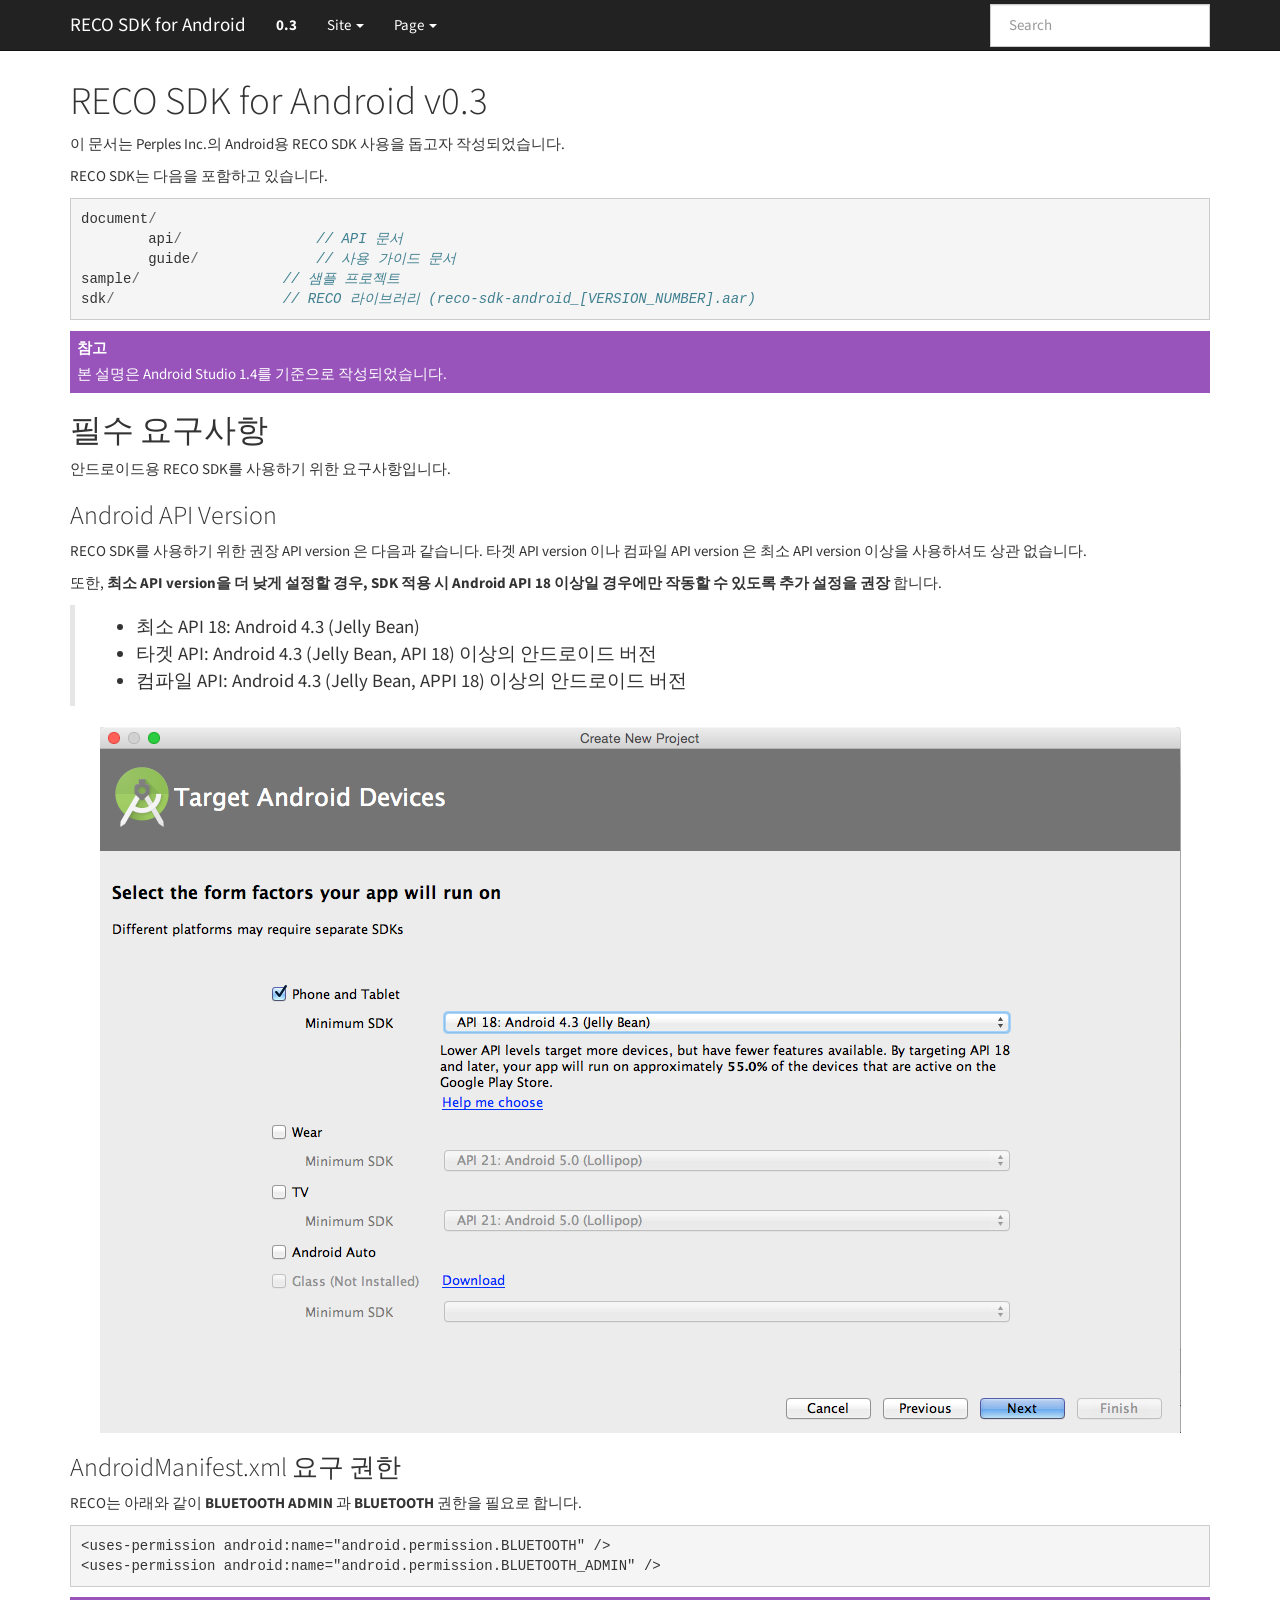
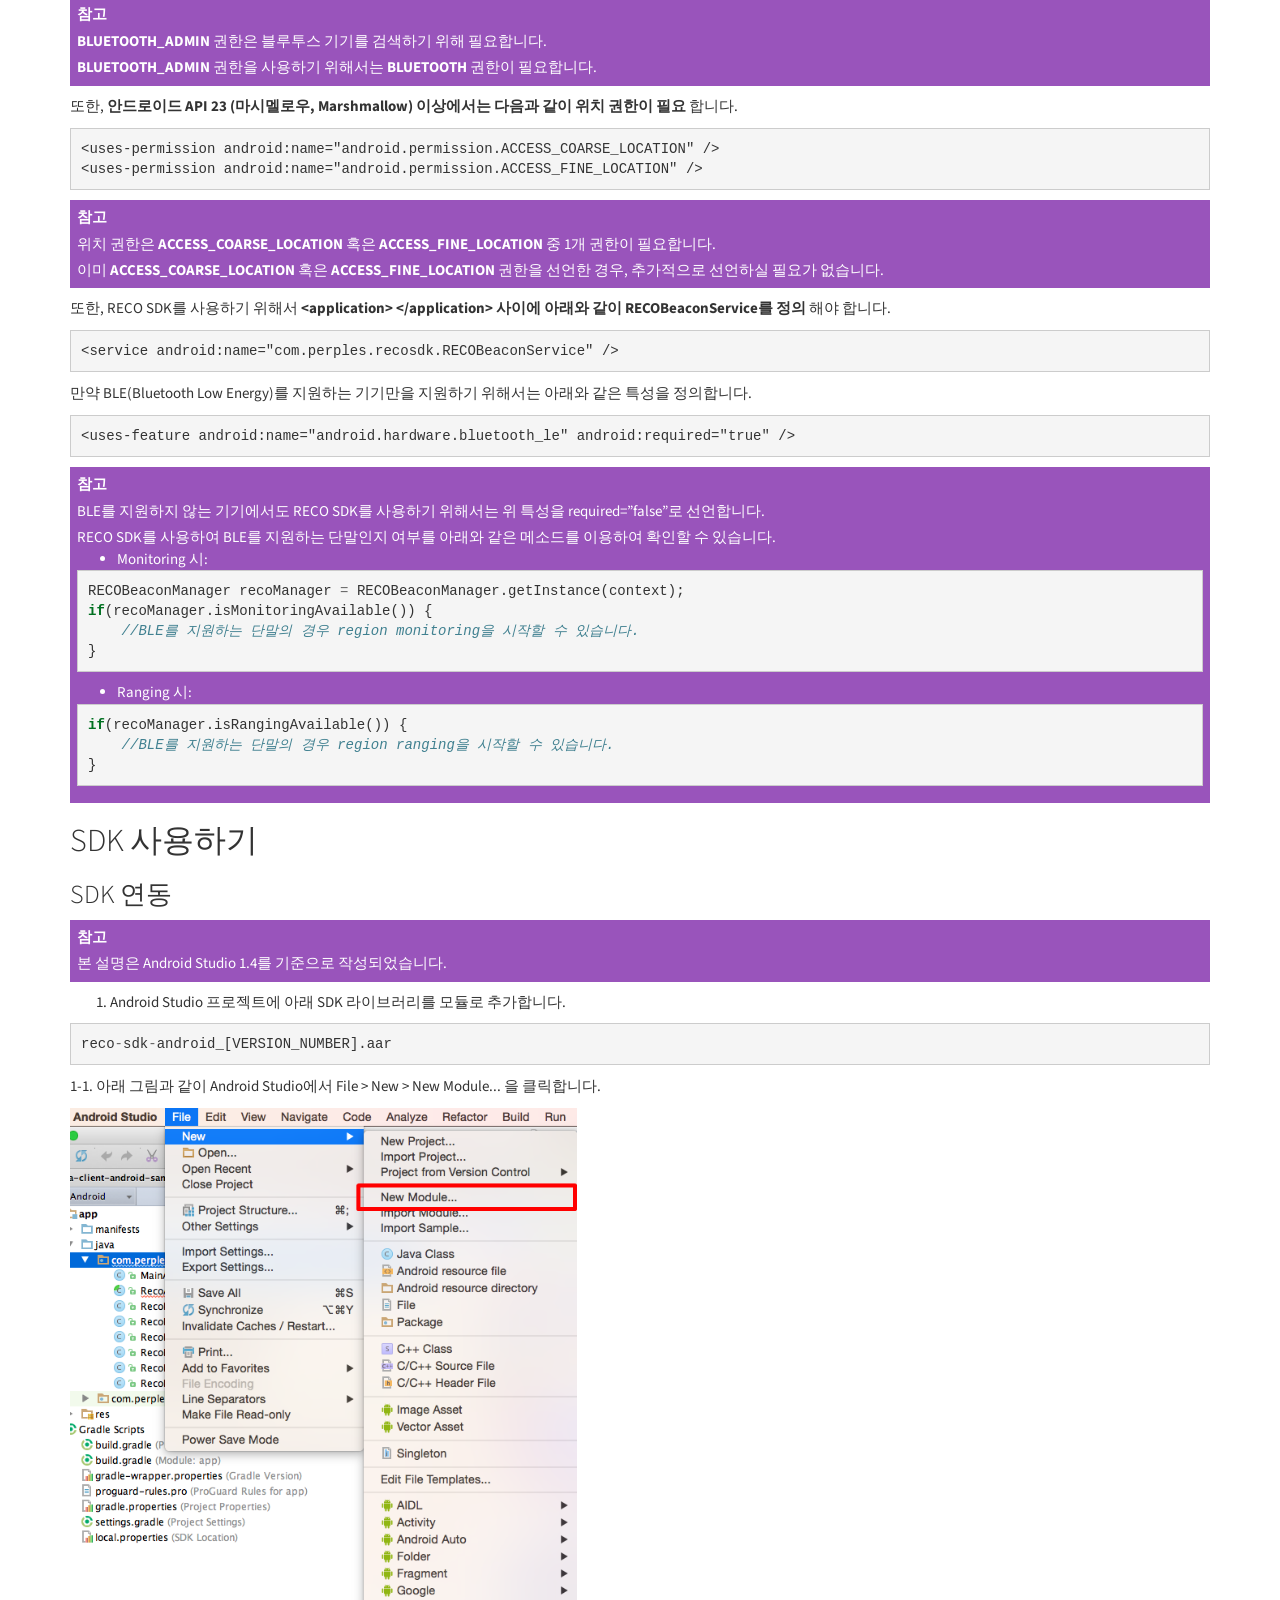
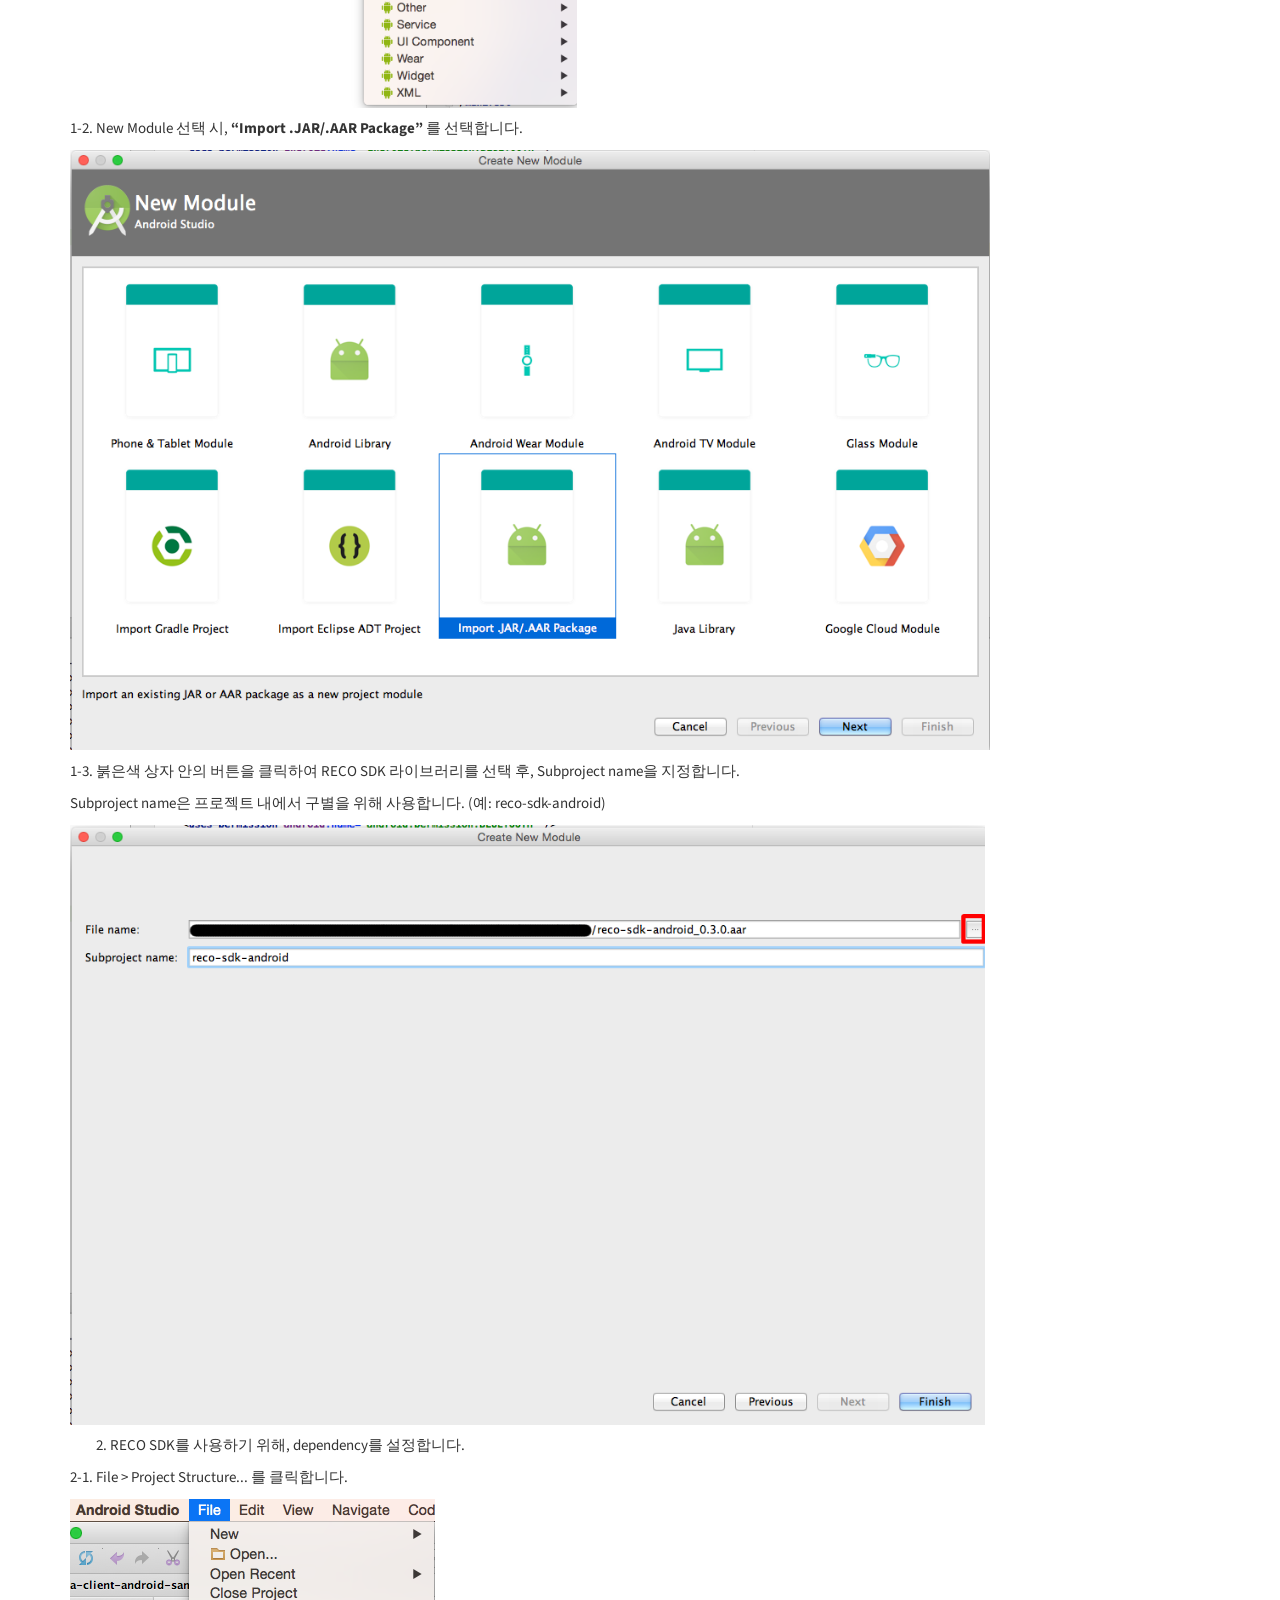
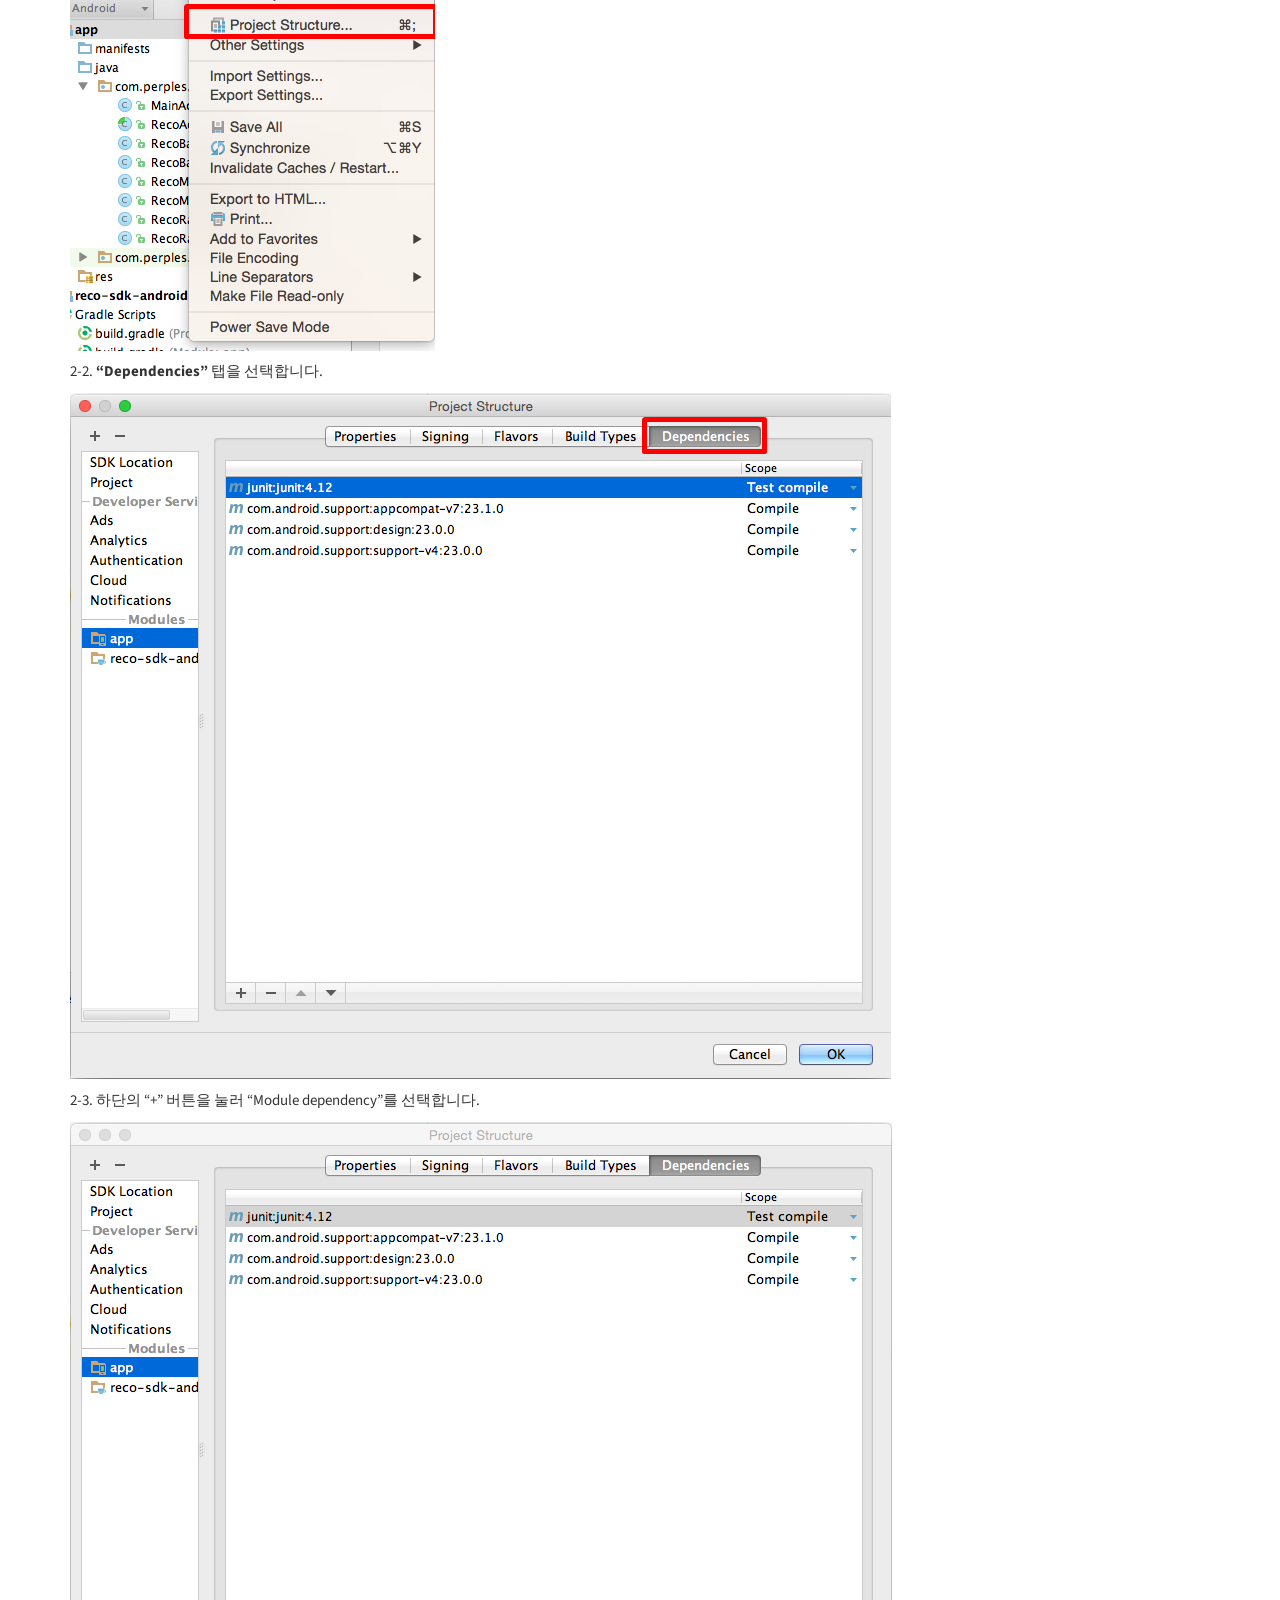
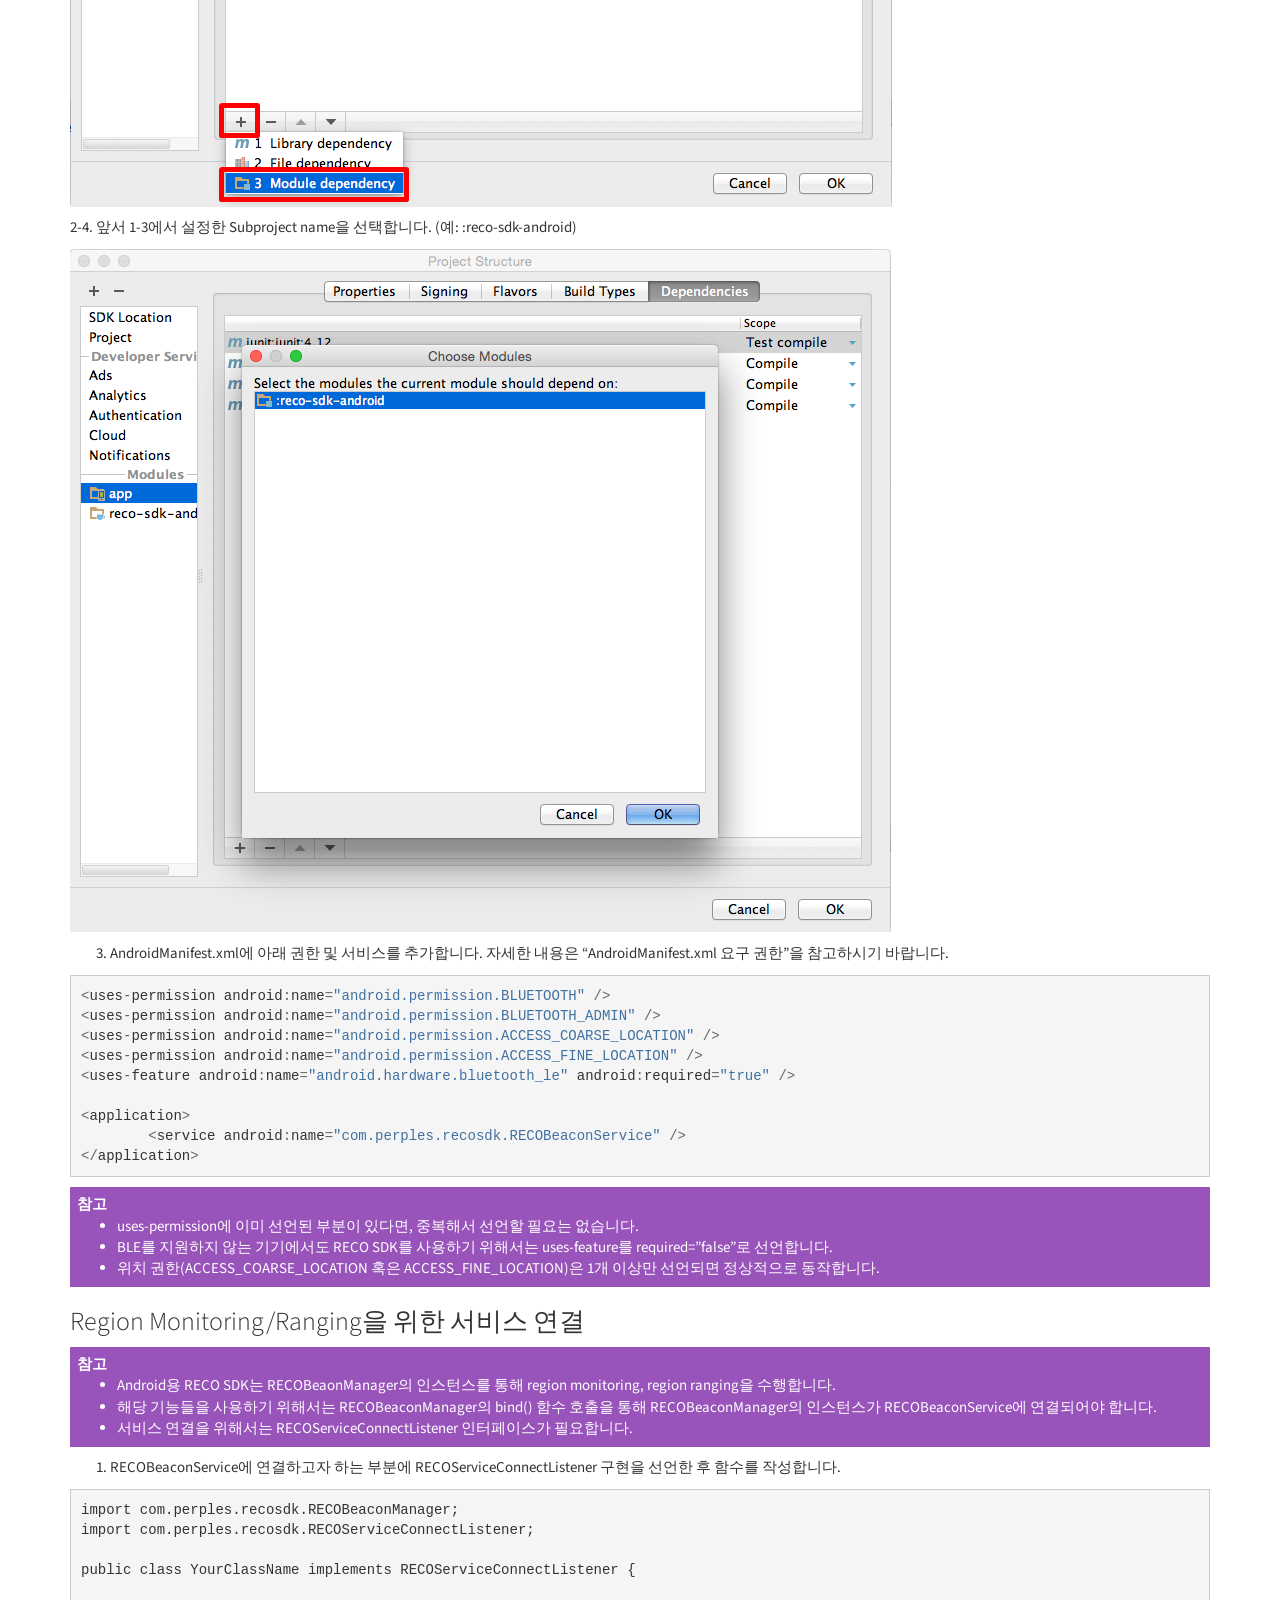
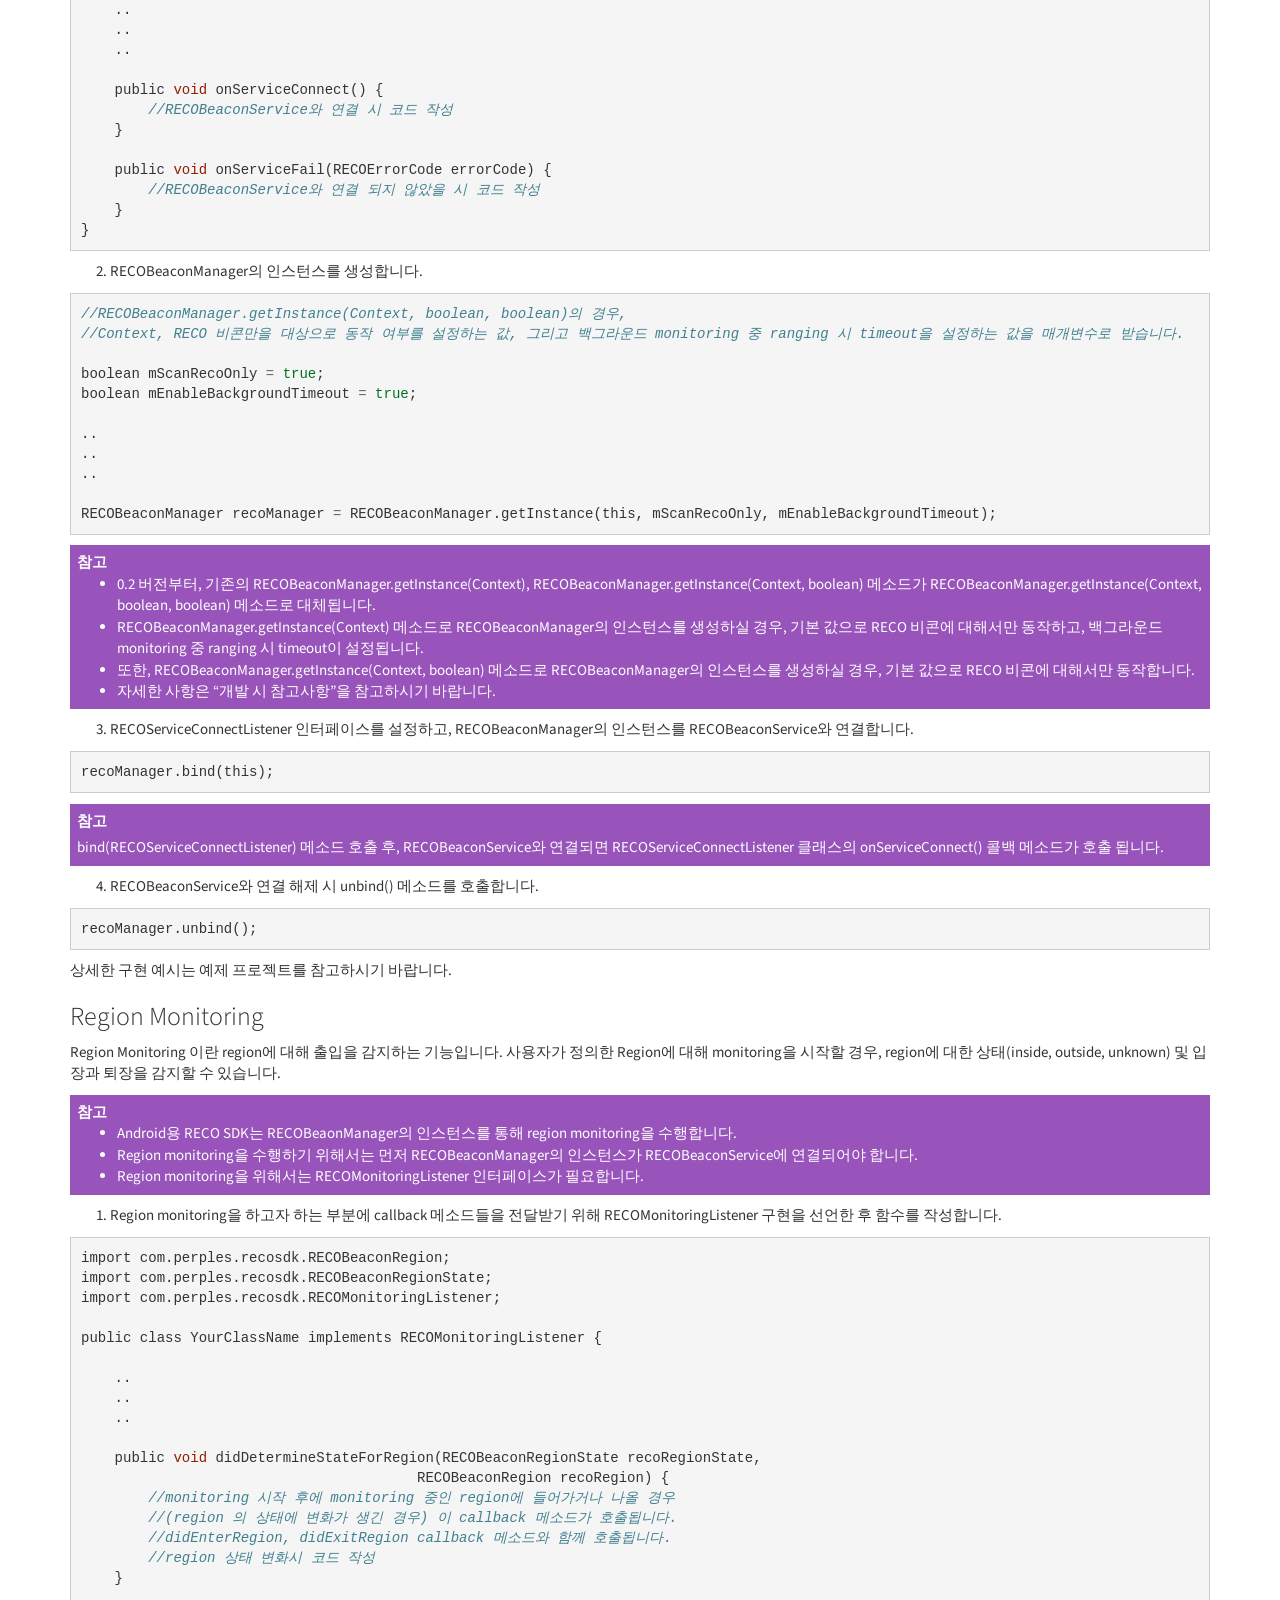
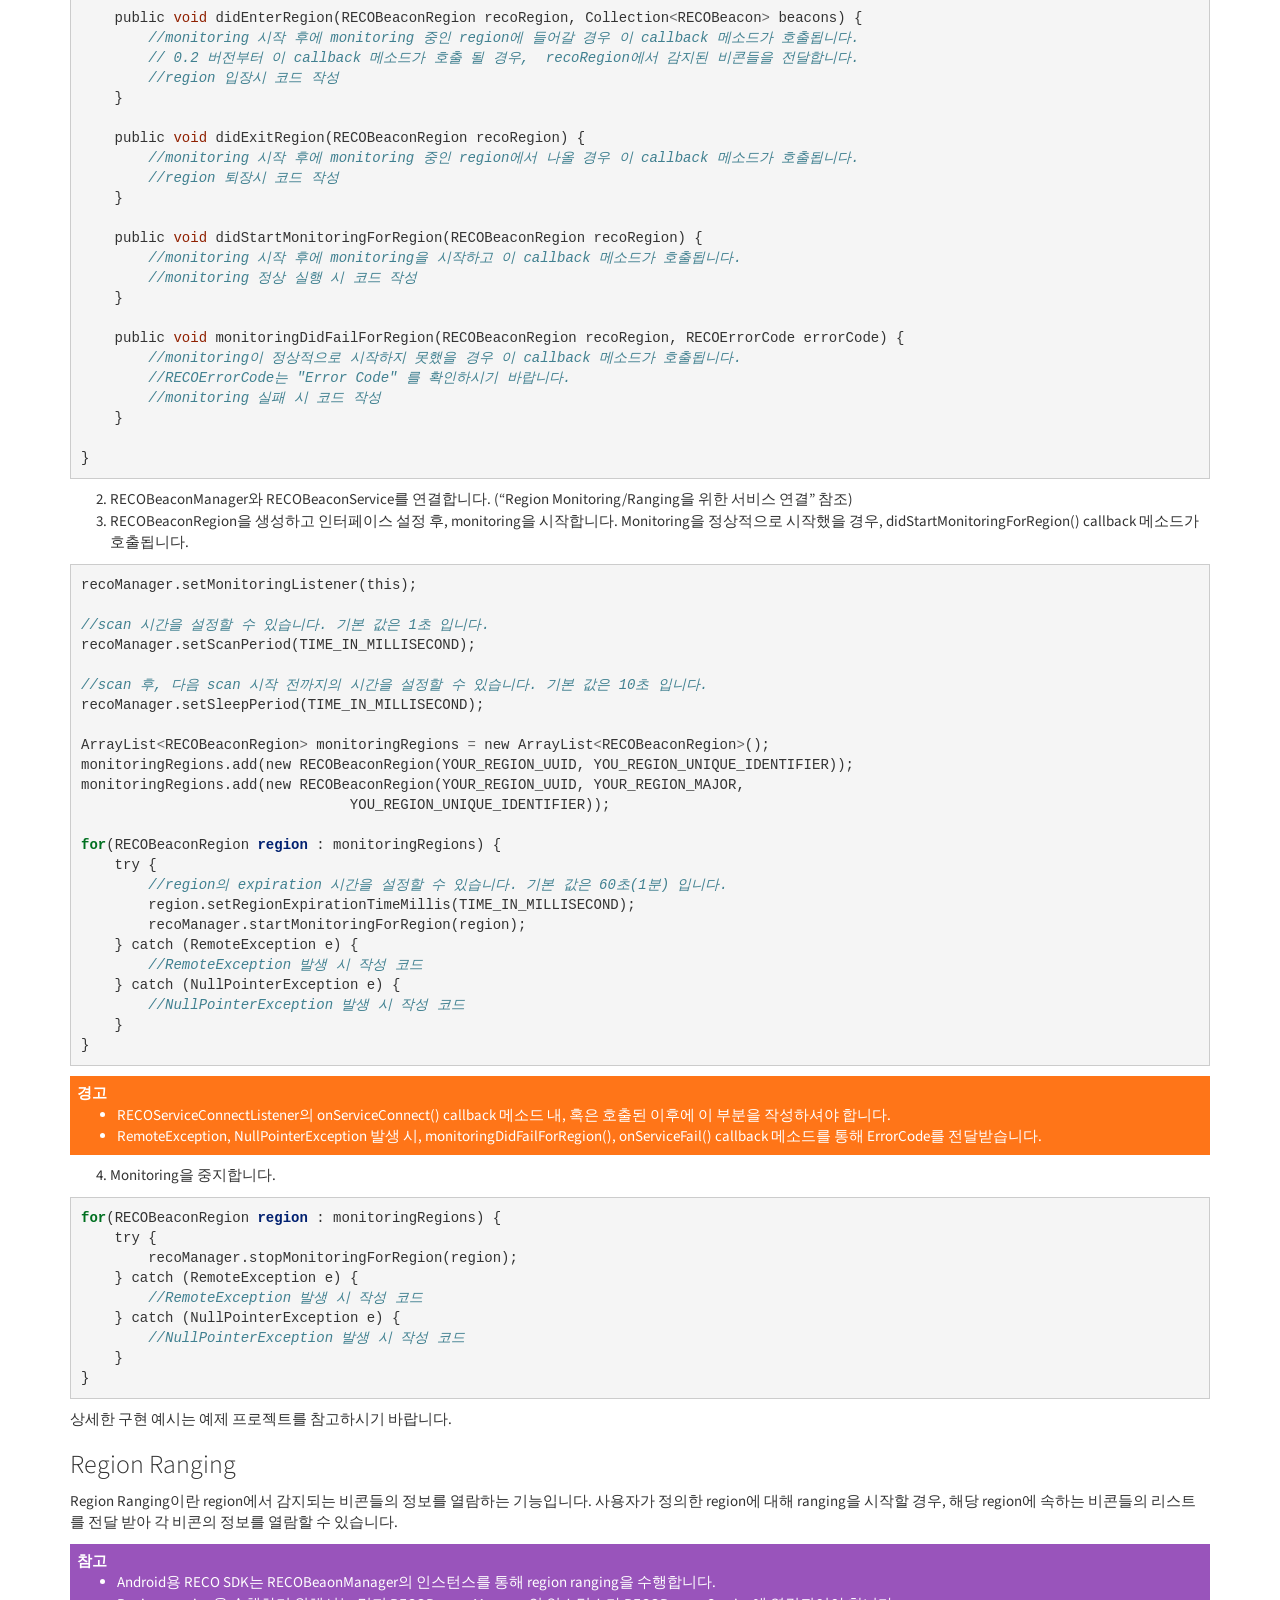
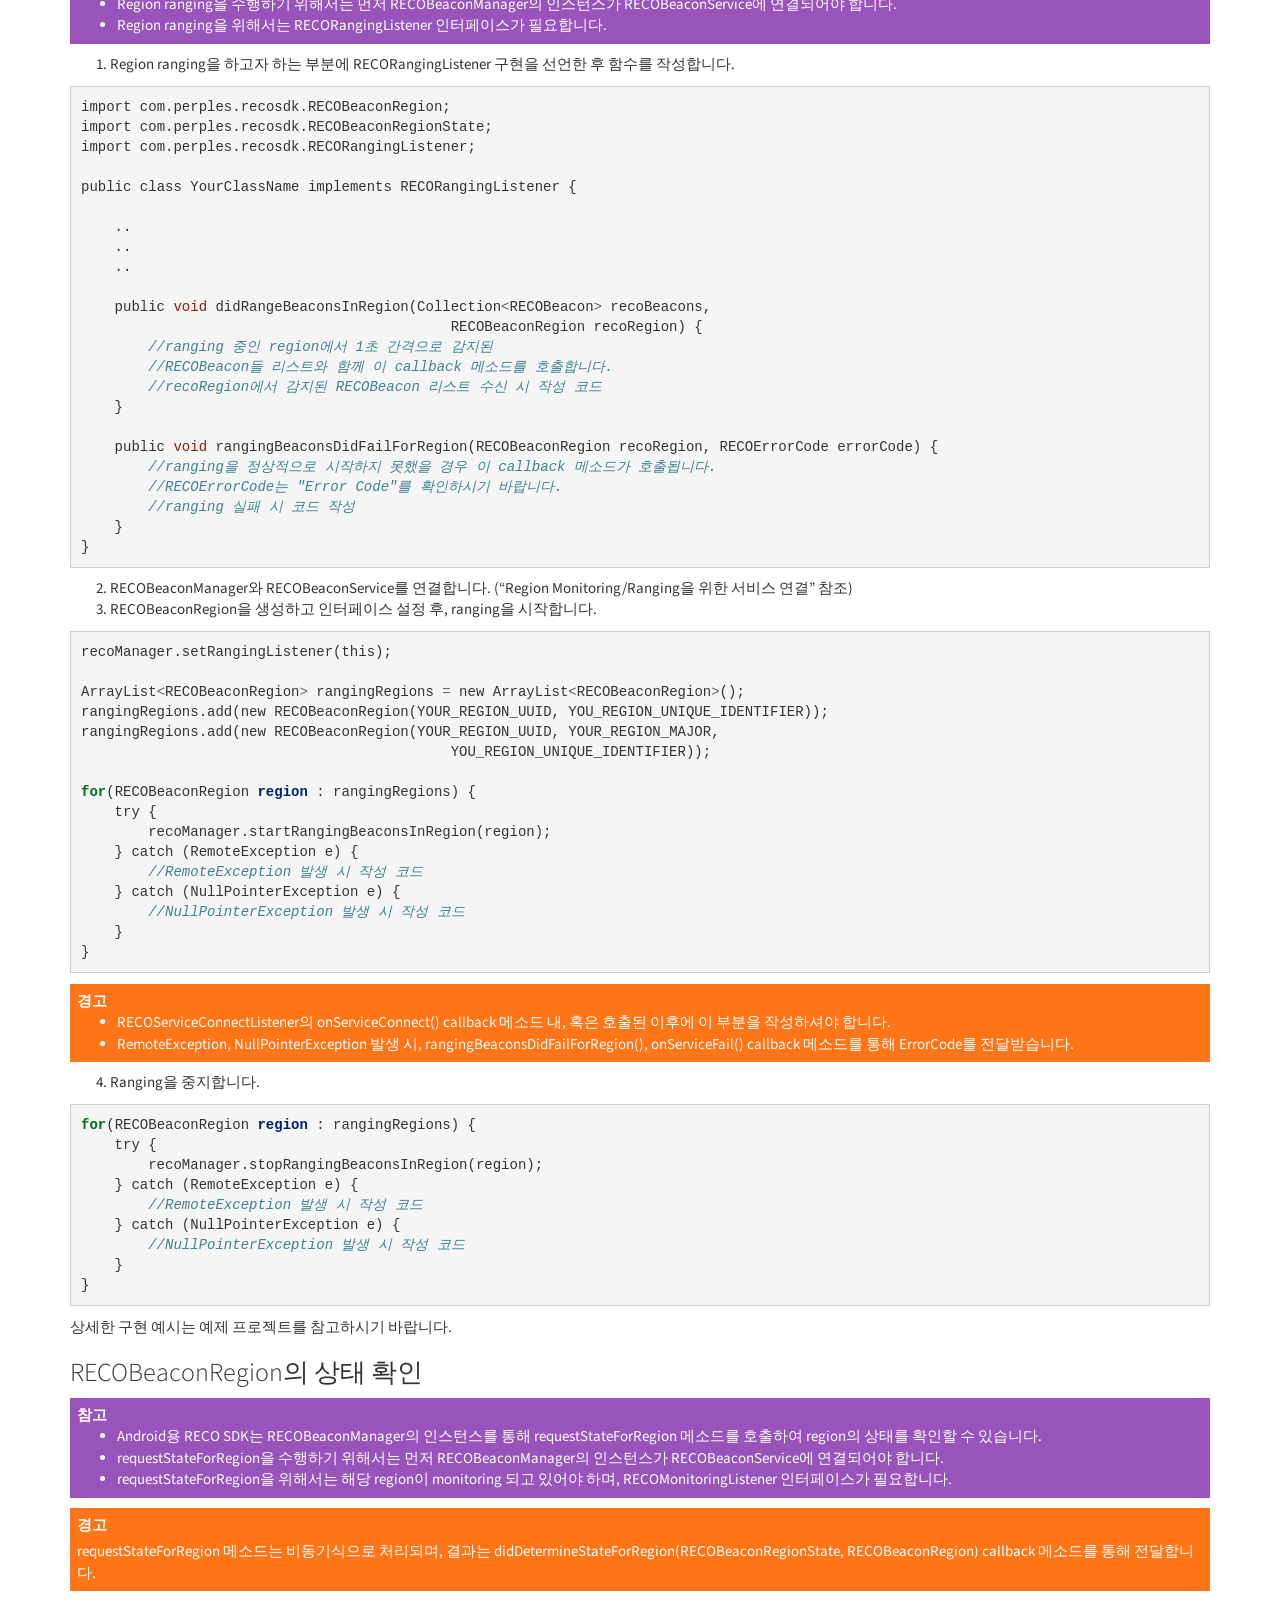
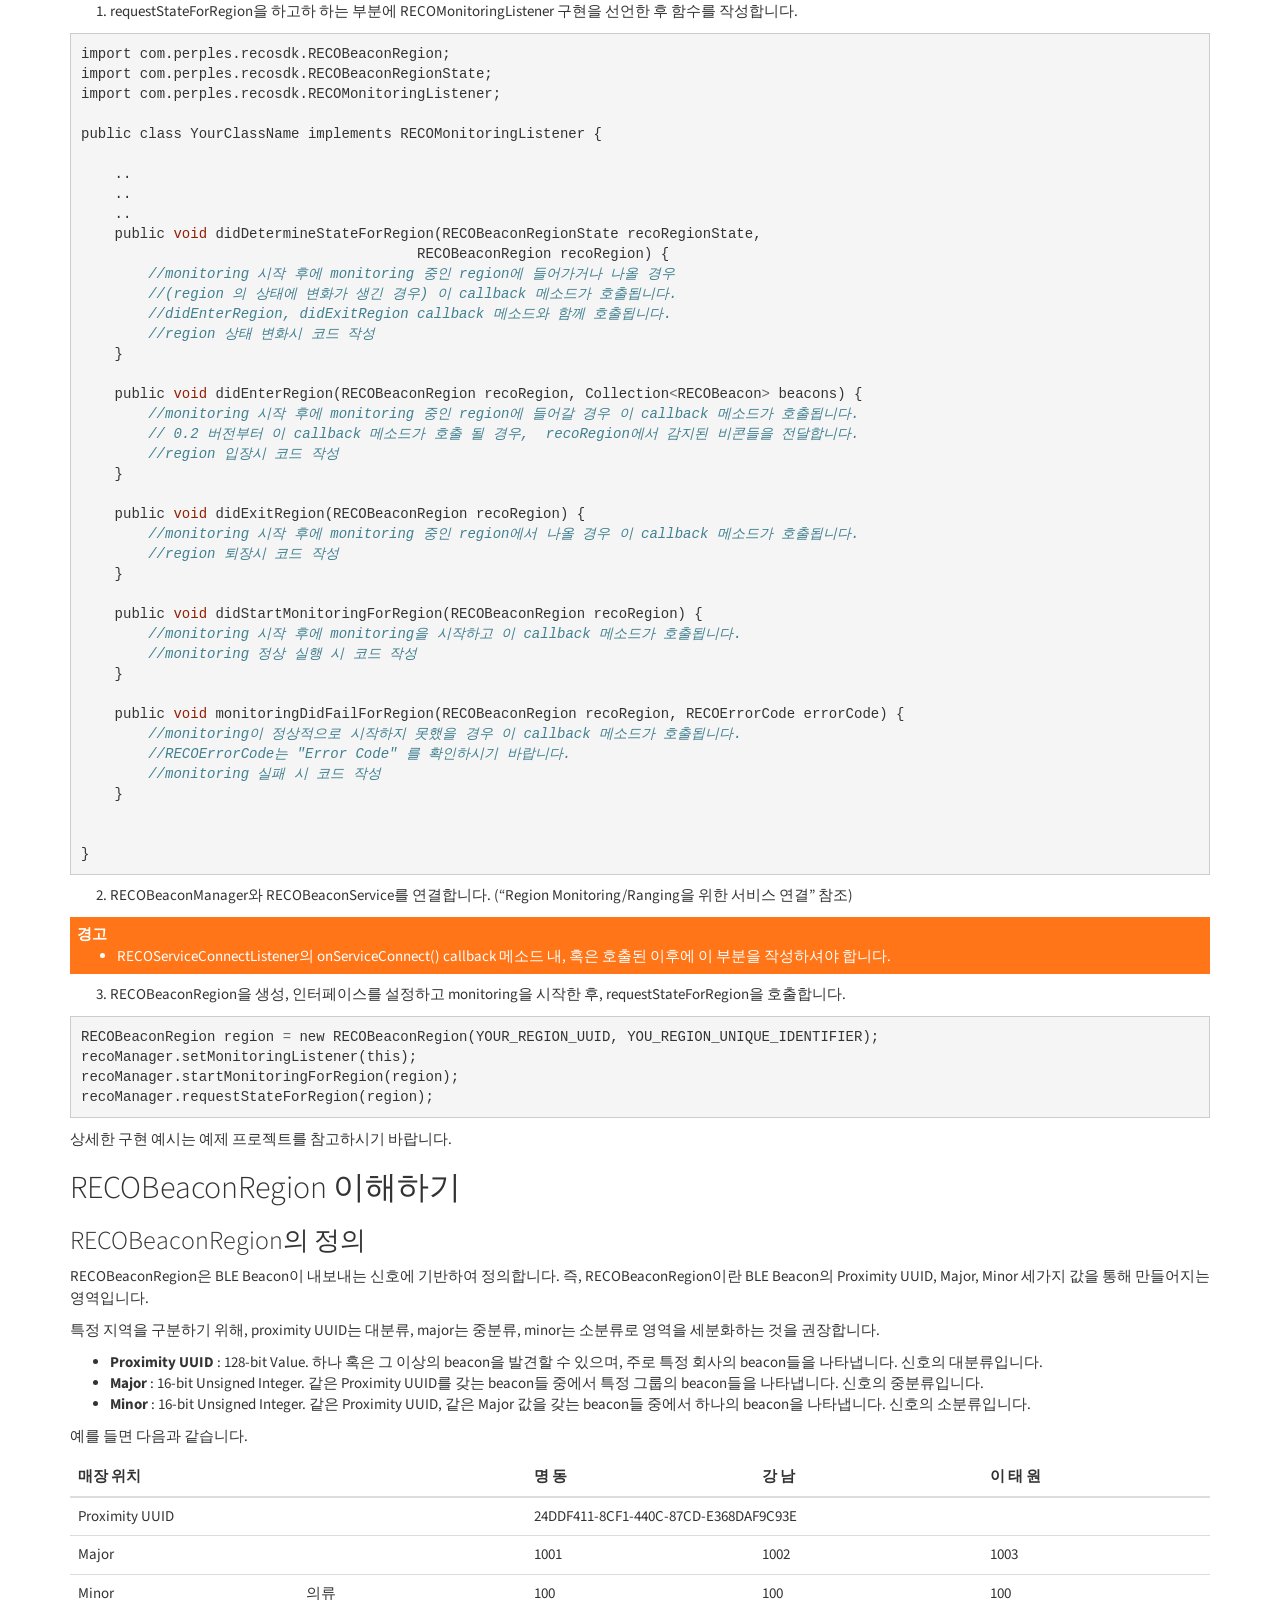
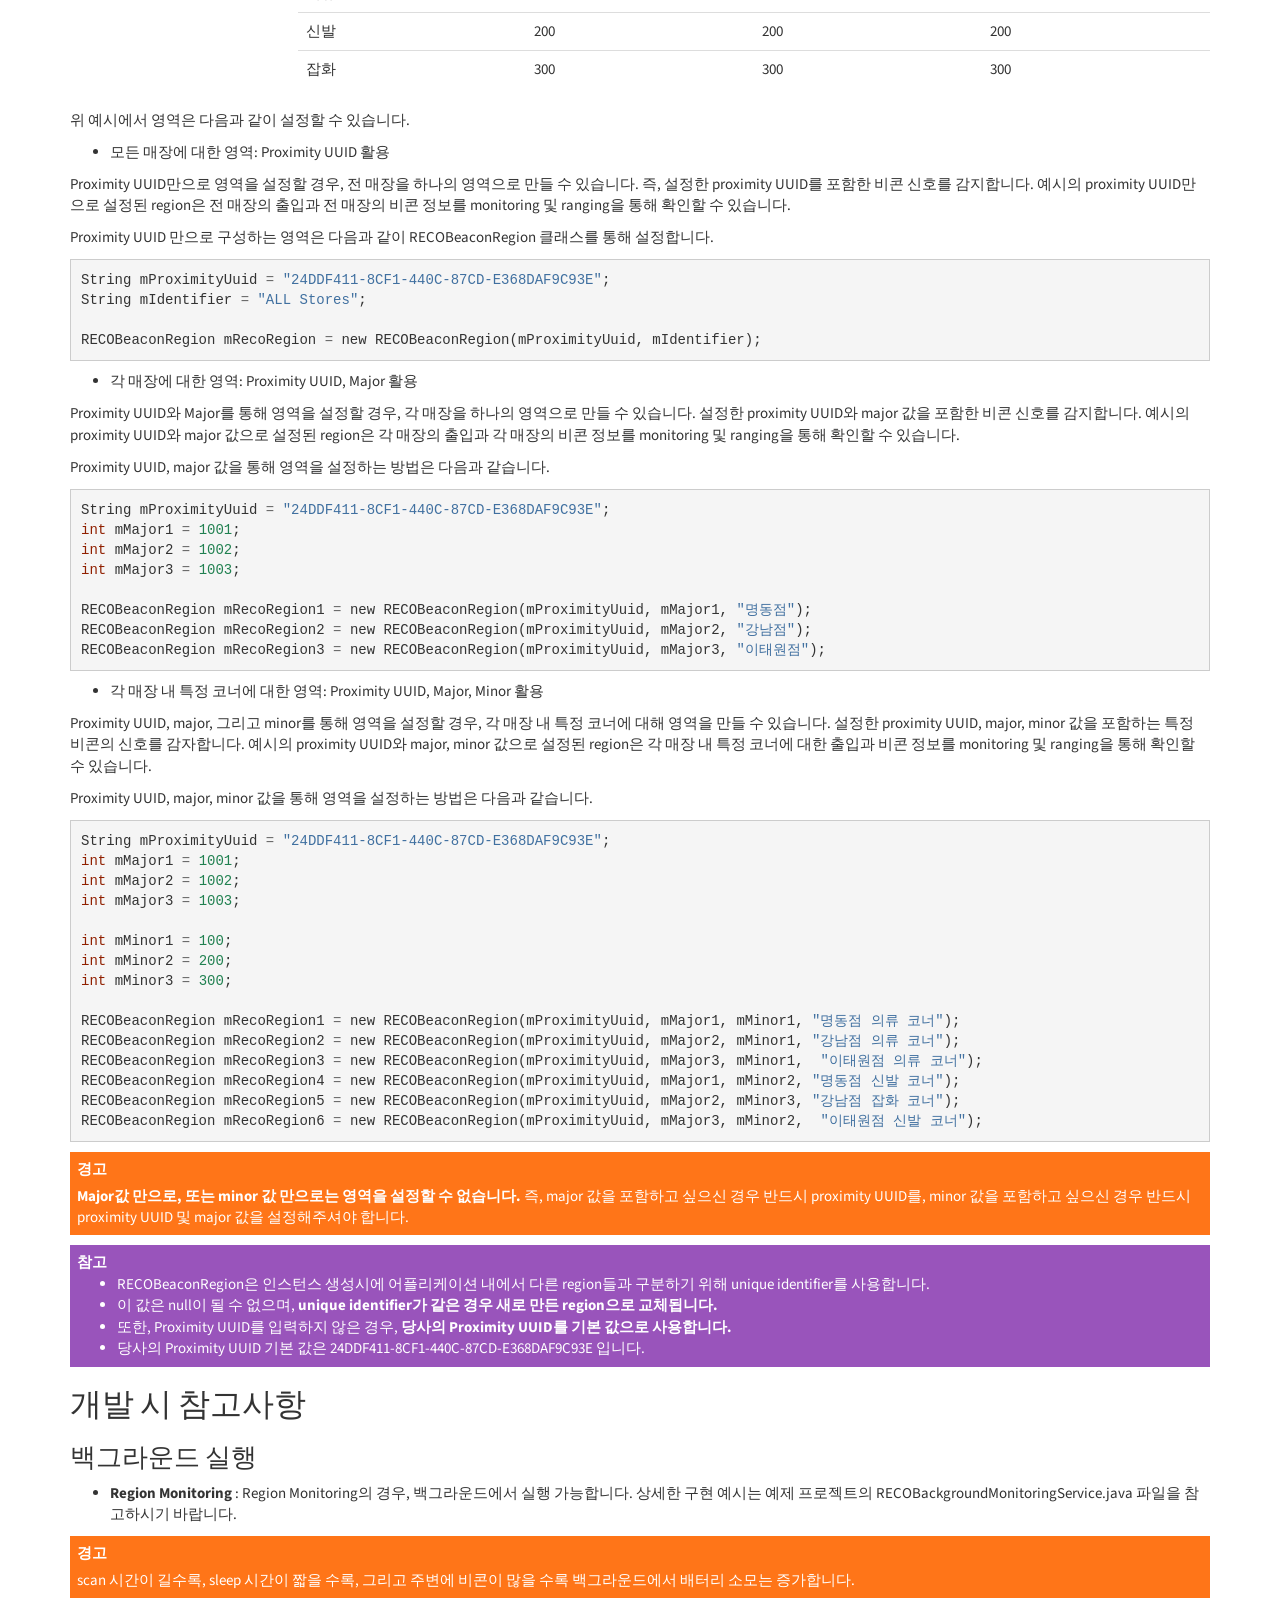
<file: 2015.06 외주/용현시장 어플리케이션/reco_sdk_android_v0.3.1/document/guide/korean/index.html>
<!DOCTYPE html>


<html xmlns="http://www.w3.org/1999/xhtml">
  <head>
    <meta http-equiv="Content-Type" content="text/html; charset=utf-8" />
    
    <title>RECO SDK for Android 0.3 documentation</title>
    
    <link rel="stylesheet" href="_static/basic.css" type="text/css" />
    <link rel="stylesheet" href="_static/pygments.css" type="text/css" />
    <link rel="stylesheet" href="_static/bootswatch-3.2.0/cosmo/bootstrap.min.css" type="text/css" />
    <link rel="stylesheet" href="_static/bootstrap-sphinx.css" type="text/css" />
    
    <script type="text/javascript">
      var DOCUMENTATION_OPTIONS = {
        URL_ROOT:    './',
        VERSION:     '0.3',
        COLLAPSE_INDEX: false,
        FILE_SUFFIX: '.html',
        HAS_SOURCE:  true
      };
    </script>
    <script type="text/javascript" src="_static/jquery.js"></script>
    <script type="text/javascript" src="_static/underscore.js"></script>
    <script type="text/javascript" src="_static/doctools.js"></script>
    <script type="text/javascript" src="_static/translations.js"></script>
    <script type="text/javascript" src="_static/js/jquery-1.11.0.min.js"></script>
    <script type="text/javascript" src="_static/js/jquery-fix.js"></script>
    <script type="text/javascript" src="_static/bootstrap-3.2.0/js/bootstrap.min.js"></script>
    <script type="text/javascript" src="_static/bootstrap-sphinx.js"></script>
    <link rel="top" title="None" href="index.html#document-index" />
<meta charset='utf-8'>
<meta http-equiv='X-UA-Compatible' content='IE=edge,chrome=1'>
<meta name='viewport' content='width=device-width, initial-scale=1.0, maximum-scale=1'>
<meta name="apple-mobile-web-app-capable" content="yes">

  </head>
  <body>

  <div id="navbar" class="navbar navbar-default navbar-fixed-top">
    <div class="container">
      <div class="navbar-header">
        <!-- .btn-navbar is used as the toggle for collapsed navbar content -->
        <button type="button" class="navbar-toggle" data-toggle="collapse" data-target=".nav-collapse">
          <span class="icon-bar"></span>
          <span class="icon-bar"></span>
          <span class="icon-bar"></span>
        </button>
        <a class="navbar-brand" href="index.html#document-index">
          RECO SDK for Android</a>
        <span class="navbar-text navbar-version pull-left"><b>0.3</b></span>
      </div>

        <div class="collapse navbar-collapse nav-collapse">
          <ul class="nav navbar-nav">
            
            
              <li class="dropdown globaltoc-container">
  <a role="button"
     id="dLabelGlobalToc"
     data-toggle="dropdown"
     data-target="#"
     href="index.html#document-index">Site <b class="caret"></b></a>
  <ul class="dropdown-menu globaltoc"
      role="menu"
      aria-labelledby="dLabelGlobalToc"><ul>
<li class="toctree-l1"><a class="reference internal" href="index.html#document-requirements">필수 요구사항</a></li>
<li class="toctree-l1"><a class="reference internal" href="index.html#document-getting_started">SDK 사용하기</a></li>
<li class="toctree-l1"><a class="reference internal" href="index.html#document-about_region">RECOBeaconRegion 이해하기</a></li>
<li class="toctree-l1"><a class="reference internal" href="index.html#document-note_on_development">개발 시 참고사항</a></li>
<li class="toctree-l1"><a class="reference internal" href="index.html#document-license">RECO Beacon Software Development Kit AGREEMENT</a></li>
</ul>
</ul>
</li>
              
                <li class="dropdown">
  <a role="button"
     id="dLabelLocalToc"
     data-toggle="dropdown"
     data-target="#"
     href="#">Page <b class="caret"></b></a>
  <ul class="dropdown-menu localtoc"
      role="menu"
      aria-labelledby="dLabelLocalToc"><ul>
<li class="toctree-l1"><a class="reference internal" href="index.html#document-requirements">필수 요구사항</a><ul>
<li class="toctree-l2"><a class="reference internal" href="index.html#android-api-version">Android API Version</a></li>
<li class="toctree-l2"><a class="reference internal" href="index.html#androidmanifest-xml">AndroidManifest.xml 요구 권한</a></li>
</ul>
</li>
<li class="toctree-l1"><a class="reference internal" href="index.html#document-getting_started">SDK 사용하기</a><ul>
<li class="toctree-l2"><a class="reference internal" href="index.html#installing-docdir">SDK 연동</a></li>
<li class="toctree-l2"><a class="reference internal" href="index.html#region-monitoring-ranging">Region Monitoring/Ranging을 위한 서비스 연결</a></li>
<li class="toctree-l2"><a class="reference internal" href="index.html#region-monitoring">Region Monitoring</a></li>
<li class="toctree-l2"><a class="reference internal" href="index.html#region-ranging">Region Ranging</a></li>
<li class="toctree-l2"><a class="reference internal" href="index.html#recobeaconregion">RECOBeaconRegion의 상태 확인</a></li>
</ul>
</li>
<li class="toctree-l1"><a class="reference internal" href="index.html#document-about_region">RECOBeaconRegion 이해하기</a><ul>
<li class="toctree-l2"><a class="reference internal" href="index.html#installing-docdir">RECOBeaconRegion의 정의</a></li>
</ul>
</li>
<li class="toctree-l1"><a class="reference internal" href="index.html#document-note_on_development">개발 시 참고사항</a><ul>
<li class="toctree-l2"><a class="reference internal" href="index.html#installing-docdir">백그라운드 실행</a></li>
<li class="toctree-l2"><a class="reference internal" href="index.html#id3">안드로이드 버그</a></li>
<li class="toctree-l2"><a class="reference internal" href="index.html#exception">Exception 발생</a></li>
<li class="toctree-l2"><a class="reference internal" href="index.html#error-code">Error Code</a></li>
</ul>
</li>
<li class="toctree-l1"><a class="reference internal" href="index.html#document-license">RECO Beacon Software Development Kit AGREEMENT</a></li>
</ul>
</ul>
</li>
              
            
            
              
                
              
            
            
            
            
              <li class="hidden-sm"></li>
            
          </ul>

          
            
<form class="navbar-form navbar-right" action="search.html" method="get">
 <div class="form-group">
  <input type="text" name="q" class="form-control" placeholder="Search" />
 </div>
  <input type="hidden" name="check_keywords" value="yes" />
  <input type="hidden" name="area" value="default" />
</form>
          
        </div>
    </div>
  </div>

<div class="container">
  <div class="row">
    <div class="col-md-12">
      
  <div class="section" id="reco-sdk-for-android-v0-3">
<h1>RECO SDK for Android v0.3<a class="headerlink" href="#reco-sdk-for-android-v0-3" title="제목 주소">¶</a></h1>
<p>이 문서는 Perples Inc.의 Android용 RECO SDK 사용을 돕고자 작성되었습니다.</p>
<p>RECO SDK는 다음을 포함하고 있습니다.</p>
<div class="highlight-c"><div class="highlight"><pre><span class="n">document</span><span class="o">/</span>
        <span class="n">api</span><span class="o">/</span>                <span class="c1">// API 문서</span>
        <span class="n">guide</span><span class="o">/</span>              <span class="c1">// 사용 가이드 문서</span>
<span class="n">sample</span><span class="o">/</span>                 <span class="c1">// 샘플 프로젝트</span>
<span class="n">sdk</span><span class="o">/</span>                    <span class="c1">// RECO 라이브러리 (reco-sdk-android_[VERSION_NUMBER].aar)</span>
</pre></div>
</div>
<div class="admonition tip">
<p class="first admonition-title">참고</p>
<p class="last">본 설명은 Android Studio 1.4를 기준으로 작성되었습니다.</p>
</div>
<div class="toctree-wrapper compound">
<span id="document-requirements"></span><div class="section" id="requirements">
<span id="id1"></span><h2>필수 요구사항<a class="headerlink" href="#requirements" title="제목 주소">¶</a></h2>
<p>안드로이드용 RECO SDK를 사용하기 위한 요구사항입니다.</p>
<div class="section" id="android-api-version">
<h3>Android API Version<a class="headerlink" href="#android-api-version" title="제목 주소">¶</a></h3>
<p>RECO SDK를 사용하기 위한 권장 API version 은 다음과 같습니다.
타겟 API version 이나 컴파일 API version 은 최소 API version 이상을 사용하셔도 상관 없습니다.</p>
<p>또한, <strong>최소 API version을 더 낮게 설정할 경우, SDK 적용 시 Android API 18 이상일 경우에만 작동할 수 있도록 추가 설정을 권장</strong> 합니다.</p>
<blockquote>
<div><ul class="simple">
<li>최소 API 18: Android 4.3 (Jelly Bean)</li>
<li>타겟 API: Android 4.3 (Jelly Bean, API 18) 이상의 안드로이드 버전</li>
<li>컴파일 API: Android 4.3 (Jelly Bean, APPI 18) 이상의 안드로이드 버전</li>
</ul>
</div></blockquote>
<div class="figure align-center">
<a class="reference internal image-reference" href="_images/reco_sdk_android_01.png"><img alt="_images/reco_sdk_android_01.png" src="_images/reco_sdk_android_01.png" /></a>
</div>
</div>
<div class="section" id="androidmanifest-xml">
<h3>AndroidManifest.xml 요구 권한<a class="headerlink" href="#androidmanifest-xml" title="제목 주소">¶</a></h3>
<p>RECO는 아래와 같이 <strong>BLUETOOTH ADMIN</strong> 과 <strong>BLUETOOTH</strong>  권한을 필요로 합니다.</p>
<div class="highlight-python"><div class="highlight"><pre>&lt;uses-permission android:name=&quot;android.permission.BLUETOOTH&quot; /&gt;
&lt;uses-permission android:name=&quot;android.permission.BLUETOOTH_ADMIN&quot; /&gt;
</pre></div>
</div>
<div class="admonition tip">
<p class="first admonition-title">참고</p>
<p><strong>BLUETOOTH_ADMIN</strong> 권한은 블루투스 기기를 검색하기 위해 필요합니다.</p>
<p class="last"><strong>BLUETOOTH_ADMIN</strong> 권한을 사용하기 위해서는 <strong>BLUETOOTH</strong> 권한이 필요합니다.</p>
</div>
<p>또한, <strong>안드로이드 API 23 (마시멜로우, Marshmallow) 이상에서는 다음과 같이 위치 권한이 필요</strong> 합니다.</p>
<div class="highlight-python"><div class="highlight"><pre>&lt;uses-permission android:name=&quot;android.permission.ACCESS_COARSE_LOCATION&quot; /&gt;
&lt;uses-permission android:name=&quot;android.permission.ACCESS_FINE_LOCATION&quot; /&gt;
</pre></div>
</div>
<div class="admonition tip">
<p class="first admonition-title">참고</p>
<p>위치 권한은 <strong>ACCESS_COARSE_LOCATION</strong> 혹은 <strong>ACCESS_FINE_LOCATION</strong> 중 1개 권한이 필요합니다.</p>
<p class="last">이미 <strong>ACCESS_COARSE_LOCATION</strong> 혹은 <strong>ACCESS_FINE_LOCATION</strong> 권한을 선언한 경우, 추가적으로 선언하실 필요가 없습니다.</p>
</div>
<p>또한, RECO SDK를 사용하기 위해서 <strong>&lt;application&gt; &lt;/application&gt; 사이에 아래와 같이 RECOBeaconService를 정의</strong> 해야 합니다.</p>
<div class="highlight-python"><div class="highlight"><pre>&lt;service android:name=&quot;com.perples.recosdk.RECOBeaconService&quot; /&gt;
</pre></div>
</div>
<p>만약 BLE(Bluetooth Low Energy)를 지원하는 기기만을 지원하기 위해서는 아래와 같은 특성을 정의합니다.</p>
<div class="highlight-python"><div class="highlight"><pre>&lt;uses-feature android:name=&quot;android.hardware.bluetooth_le&quot; android:required=&quot;true&quot; /&gt;
</pre></div>
</div>
<div class="admonition tip">
<p class="first admonition-title">참고</p>
<p>BLE를 지원하지 않는 기기에서도 RECO SDK를 사용하기 위해서는 위 특성을 required=&#8221;false&#8221;로 선언합니다.</p>
<p>RECO SDK를 사용하여 BLE를 지원하는 단말인지 여부를 아래와 같은 메소드를 이용하여 확인할 수 있습니다.</p>
<ul class="simple">
<li>Monitoring 시:</li>
</ul>
<div class="highlight-c"><div class="highlight"><pre><span class="n">RECOBeaconManager</span> <span class="n">recoManager</span> <span class="o">=</span> <span class="n">RECOBeaconManager</span><span class="p">.</span><span class="n">getInstance</span><span class="p">(</span><span class="n">context</span><span class="p">);</span>
<span class="k">if</span><span class="p">(</span><span class="n">recoManager</span><span class="p">.</span><span class="n">isMonitoringAvailable</span><span class="p">())</span> <span class="p">{</span>
    <span class="c1">//BLE를 지원하는 단말의 경우 region monitoring을 시작할 수 있습니다.</span>
<span class="p">}</span>
</pre></div>
</div>
<ul class="simple">
<li>Ranging 시:</li>
</ul>
<div class="last highlight-c"><div class="highlight"><pre><span class="k">if</span><span class="p">(</span><span class="n">recoManager</span><span class="p">.</span><span class="n">isRangingAvailable</span><span class="p">())</span> <span class="p">{</span>
    <span class="c1">//BLE를 지원하는 단말의 경우 region ranging을 시작할 수 있습니다.</span>
<span class="p">}</span>
</pre></div>
</div>
</div>
</div>
</div>
<span id="document-getting_started"></span><div class="section" id="sdk">
<span id="getting-started"></span><h2>SDK 사용하기<a class="headerlink" href="#sdk" title="제목 주소">¶</a></h2>
<div class="section" id="installing-docdir">
<span id="id1"></span><h3>SDK 연동<a class="headerlink" href="#installing-docdir" title="제목 주소">¶</a></h3>
<div class="admonition tip">
<p class="first admonition-title">참고</p>
<p class="last">본 설명은 Android Studio 1.4를 기준으로 작성되었습니다.</p>
</div>
<ol class="arabic simple">
<li>Android Studio 프로젝트에 아래 SDK 라이브러리를 모듈로 추가합니다.</li>
</ol>
<div class="highlight-c"><div class="highlight"><pre><span class="n">reco</span><span class="o">-</span><span class="n">sdk</span><span class="o">-</span><span class="n">android_</span><span class="p">[</span><span class="n">VERSION_NUMBER</span><span class="p">].</span><span class="n">aar</span>
</pre></div>
</div>
<p>1-1. 아래 그림과 같이 Android Studio에서 File &gt; New &gt; New Module... 을 클릭합니다.</p>
<p><a class="reference internal" href="_images/reco_sdk_android_02.png"><img alt="New Module" src="_images/reco_sdk_android_02.png" style="height: 600px;" /></a></p>
<p>1-2. New Module 선택 시, <strong>&#8220;Import .JAR/.AAR Package&#8221;</strong> 를 선택합니다.</p>
<p><a class="reference internal" href="_images/reco_sdk_android_03.png"><img alt="Import Package" src="_images/reco_sdk_android_03.png" style="height: 600px;" /></a></p>
<p>1-3. 붉은색 상자 안의 버튼을 클릭하여 RECO SDK 라이브러리를 선택 후, Subproject name을 지정합니다.</p>
<p>Subproject name은 프로젝트 내에서 구별을 위해 사용합니다. (예: reco-sdk-android)</p>
<p><a class="reference internal" href="_images/reco_sdk_android_04.png"><img alt="Select Module" src="_images/reco_sdk_android_04.png" style="height: 600px;" /></a></p>
<ol class="arabic simple" start="2">
<li>RECO SDK를 사용하기 위해, dependency를 설정합니다.</li>
</ol>
<p>2-1. File &gt; Project Structure... 를 클릭합니다.</p>
<p><img alt="Project Structure" src="_images/reco_sdk_android_05.png" /></p>
<p>2-2. <strong>&#8220;Dependencies&#8221;</strong> 탭을 선택합니다.</p>
<p><img alt="Dependencies" src="_images/reco_sdk_android_06.png" /></p>
<p>2-3. 하단의 &#8220;+&#8221; 버튼을 눌러 &#8220;Module dependency&#8221;를 선택합니다.</p>
<p><img alt="Module Dependencies" src="_images/reco_sdk_android_07.png" /></p>
<p>2-4. 앞서 1-3에서 설정한 Subproject name을 선택합니다. (예: :reco-sdk-android)</p>
<p><img alt="Select Module Dependencies" src="_images/reco_sdk_android_08.png" /></p>
<ol class="arabic simple" start="3">
<li>AndroidManifest.xml에 아래 권한 및 서비스를 추가합니다. 자세한 내용은 &#8220;AndroidManifest.xml 요구 권한&#8221;을 참고하시기 바랍니다.</li>
</ol>
<div class="highlight-java"><div class="highlight"><pre><span class="o">&lt;</span><span class="n">uses</span><span class="o">-</span><span class="n">permission</span> <span class="n">android</span><span class="o">:</span><span class="n">name</span><span class="o">=</span><span class="s">&quot;android.permission.BLUETOOTH&quot;</span> <span class="o">/&gt;</span>
<span class="o">&lt;</span><span class="n">uses</span><span class="o">-</span><span class="n">permission</span> <span class="n">android</span><span class="o">:</span><span class="n">name</span><span class="o">=</span><span class="s">&quot;android.permission.BLUETOOTH_ADMIN&quot;</span> <span class="o">/&gt;</span>
<span class="o">&lt;</span><span class="n">uses</span><span class="o">-</span><span class="n">permission</span> <span class="n">android</span><span class="o">:</span><span class="n">name</span><span class="o">=</span><span class="s">&quot;android.permission.ACCESS_COARSE_LOCATION&quot;</span> <span class="o">/&gt;</span>
<span class="o">&lt;</span><span class="n">uses</span><span class="o">-</span><span class="n">permission</span> <span class="n">android</span><span class="o">:</span><span class="n">name</span><span class="o">=</span><span class="s">&quot;android.permission.ACCESS_FINE_LOCATION&quot;</span> <span class="o">/&gt;</span>
<span class="o">&lt;</span><span class="n">uses</span><span class="o">-</span><span class="n">feature</span> <span class="n">android</span><span class="o">:</span><span class="n">name</span><span class="o">=</span><span class="s">&quot;android.hardware.bluetooth_le&quot;</span> <span class="n">android</span><span class="o">:</span><span class="n">required</span><span class="o">=</span><span class="s">&quot;true&quot;</span> <span class="o">/&gt;</span>

<span class="o">&lt;</span><span class="n">application</span><span class="o">&gt;</span>
        <span class="o">&lt;</span><span class="n">service</span> <span class="n">android</span><span class="o">:</span><span class="n">name</span><span class="o">=</span><span class="s">&quot;com.perples.recosdk.RECOBeaconService&quot;</span> <span class="o">/&gt;</span>
<span class="o">&lt;/</span><span class="n">application</span><span class="o">&gt;</span>
</pre></div>
</div>
<div class="admonition tip">
<p class="first admonition-title">참고</p>
<ul class="last simple">
<li>uses-permission에 이미 선언된 부분이 있다면, 중복해서 선언할 필요는 없습니다.</li>
<li>BLE를 지원하지 않는 기기에서도 RECO SDK를 사용하기 위해서는 uses-feature를 required=&#8221;false&#8221;로 선언합니다.</li>
<li>위치 권한(ACCESS_COARSE_LOCATION 혹은 ACCESS_FINE_LOCATION)은 1개 이상만 선언되면 정상적으로 동작합니다.</li>
</ul>
</div>
</div>
<div class="section" id="region-monitoring-ranging">
<h3>Region Monitoring/Ranging을 위한 서비스 연결<a class="headerlink" href="#region-monitoring-ranging" title="제목 주소">¶</a></h3>
<div class="admonition tip">
<p class="first admonition-title">참고</p>
<ul class="last simple">
<li>Android용 RECO SDK는 RECOBeaonManager의 인스턴스를 통해 region monitoring, region ranging을 수행합니다.</li>
<li>해당 기능들을 사용하기 위해서는 RECOBeaconManager의 bind() 함수 호출을 통해 RECOBeaconManager의 인스턴스가 RECOBeaconService에 연결되어야 합니다.</li>
<li>서비스 연결을 위해서는 RECOServiceConnectListener 인터페이스가 필요합니다.</li>
</ul>
</div>
<ol class="arabic simple">
<li>RECOBeaconService에 연결하고자 하는 부분에 RECOServiceConnectListener 구현을 선언한 후 함수를 작성합니다.</li>
</ol>
<div class="highlight-c"><div class="highlight"><pre><span class="n">import</span> <span class="n">com</span><span class="p">.</span><span class="n">perples</span><span class="p">.</span><span class="n">recosdk</span><span class="p">.</span><span class="n">RECOBeaconManager</span><span class="p">;</span>
<span class="n">import</span> <span class="n">com</span><span class="p">.</span><span class="n">perples</span><span class="p">.</span><span class="n">recosdk</span><span class="p">.</span><span class="n">RECOServiceConnectListener</span><span class="p">;</span>

<span class="n">public</span> <span class="n">class</span> <span class="n">YourClassName</span> <span class="n">implements</span> <span class="n">RECOServiceConnectListener</span> <span class="p">{</span>

    <span class="p">..</span>
    <span class="p">..</span>
    <span class="p">..</span>

    <span class="n">public</span> <span class="kt">void</span> <span class="n">onServiceConnect</span><span class="p">()</span> <span class="p">{</span>
        <span class="c1">//RECOBeaconService와 연결 시 코드 작성</span>
    <span class="p">}</span>

    <span class="n">public</span> <span class="kt">void</span> <span class="n">onServiceFail</span><span class="p">(</span><span class="n">RECOErrorCode</span> <span class="n">errorCode</span><span class="p">)</span> <span class="p">{</span>
        <span class="c1">//RECOBeaconService와 연결 되지 않았을 시 코드 작성</span>
    <span class="p">}</span>
<span class="p">}</span>
</pre></div>
</div>
<ol class="arabic simple" start="2">
<li>RECOBeaconManager의 인스턴스를 생성합니다.</li>
</ol>
<div class="highlight-c"><div class="highlight"><pre><span class="c1">//RECOBeaconManager.getInstance(Context, boolean, boolean)의 경우,</span>
<span class="c1">//Context, RECO 비콘만을 대상으로 동작 여부를 설정하는 값, 그리고 백그라운드 monitoring 중 ranging 시 timeout을 설정하는 값을 매개변수로 받습니다.</span>

<span class="n">boolean</span> <span class="n">mScanRecoOnly</span> <span class="o">=</span> <span class="nb">true</span><span class="p">;</span>
<span class="n">boolean</span> <span class="n">mEnableBackgroundTimeout</span> <span class="o">=</span> <span class="nb">true</span><span class="p">;</span>

<span class="p">..</span>
<span class="p">..</span>
<span class="p">..</span>

<span class="n">RECOBeaconManager</span> <span class="n">recoManager</span> <span class="o">=</span> <span class="n">RECOBeaconManager</span><span class="p">.</span><span class="n">getInstance</span><span class="p">(</span><span class="n">this</span><span class="p">,</span> <span class="n">mScanRecoOnly</span><span class="p">,</span> <span class="n">mEnableBackgroundTimeout</span><span class="p">);</span>
</pre></div>
</div>
<div class="admonition tip">
<p class="first admonition-title">참고</p>
<ul class="last simple">
<li>0.2 버전부터, 기존의 RECOBeaconManager.getInstance(Context), RECOBeaconManager.getInstance(Context, boolean) 메소드가 RECOBeaconManager.getInstance(Context, boolean, boolean) 메소드로 대체됩니다.</li>
<li>RECOBeaconManager.getInstance(Context) 메소드로 RECOBeaconManager의 인스턴스를 생성하실 경우, 기본 값으로 RECO 비콘에 대해서만 동작하고, 백그라운드 monitoring 중 ranging 시 timeout이 설정됩니다.</li>
<li>또한, RECOBeaconManager.getInstance(Context, boolean) 메소드로 RECOBeaconManager의 인스턴스를 생성하실 경우, 기본 값으로 RECO 비콘에 대해서만 동작합니다.</li>
<li>자세한 사항은 &#8220;개발 시 참고사항&#8221;을 참고하시기 바랍니다.</li>
</ul>
</div>
<ol class="arabic simple" start="3">
<li>RECOServiceConnectListener 인터페이스를 설정하고, RECOBeaconManager의 인스턴스를 RECOBeaconService와 연결합니다.</li>
</ol>
<div class="highlight-c"><div class="highlight"><pre><span class="n">recoManager</span><span class="p">.</span><span class="n">bind</span><span class="p">(</span><span class="n">this</span><span class="p">);</span>
</pre></div>
</div>
<div class="admonition tip">
<p class="first admonition-title">참고</p>
<p class="last">bind(RECOServiceConnectListener) 메소드 호출 후, RECOBeaconService와 연결되면 RECOServiceConnectListener 클래스의 onServiceConnect() 콜백 메소드가 호출 됩니다.</p>
</div>
<ol class="arabic simple" start="4">
<li>RECOBeaconService와 연결 해제 시 unbind() 메소드를 호출합니다.</li>
</ol>
<div class="highlight-c"><div class="highlight"><pre><span class="n">recoManager</span><span class="p">.</span><span class="n">unbind</span><span class="p">();</span>
</pre></div>
</div>
<p>상세한 구현 예시는 예제 프로젝트를 참고하시기 바랍니다.</p>
</div>
<div class="section" id="region-monitoring">
<h3>Region Monitoring<a class="headerlink" href="#region-monitoring" title="제목 주소">¶</a></h3>
<p>Region Monitoring 이란 region에 대해 출입을 감지하는 기능입니다.
사용자가 정의한 Region에 대해 monitoring을 시작할 경우, region에 대한 상태(inside, outside, unknown) 및 입장과 퇴장을 감지할 수 있습니다.</p>
<div class="admonition tip">
<p class="first admonition-title">참고</p>
<ul class="last simple">
<li>Android용 RECO SDK는 RECOBeaonManager의 인스턴스를 통해 region monitoring을 수행합니다.</li>
<li>Region monitoring을 수행하기 위해서는 먼저 RECOBeaconManager의 인스턴스가 RECOBeaconService에 연결되어야 합니다.</li>
<li>Region monitoring을 위해서는 RECOMonitoringListener 인터페이스가 필요합니다.</li>
</ul>
</div>
<ol class="arabic simple">
<li>Region monitoring을 하고자 하는 부분에 callback 메소드들을 전달받기 위해 RECOMonitoringListener 구현을 선언한 후 함수를 작성합니다.</li>
</ol>
<div class="highlight-c"><div class="highlight"><pre><span class="n">import</span> <span class="n">com</span><span class="p">.</span><span class="n">perples</span><span class="p">.</span><span class="n">recosdk</span><span class="p">.</span><span class="n">RECOBeaconRegion</span><span class="p">;</span>
<span class="n">import</span> <span class="n">com</span><span class="p">.</span><span class="n">perples</span><span class="p">.</span><span class="n">recosdk</span><span class="p">.</span><span class="n">RECOBeaconRegionState</span><span class="p">;</span>
<span class="n">import</span> <span class="n">com</span><span class="p">.</span><span class="n">perples</span><span class="p">.</span><span class="n">recosdk</span><span class="p">.</span><span class="n">RECOMonitoringListener</span><span class="p">;</span>

<span class="n">public</span> <span class="n">class</span> <span class="n">YourClassName</span> <span class="n">implements</span> <span class="n">RECOMonitoringListener</span> <span class="p">{</span>

    <span class="p">..</span>
    <span class="p">..</span>
    <span class="p">..</span>

    <span class="n">public</span> <span class="kt">void</span> <span class="n">didDetermineStateForRegion</span><span class="p">(</span><span class="n">RECOBeaconRegionState</span> <span class="n">recoRegionState</span><span class="p">,</span>
                                        <span class="n">RECOBeaconRegion</span> <span class="n">recoRegion</span><span class="p">)</span> <span class="p">{</span>
        <span class="c1">//monitoring 시작 후에 monitoring 중인 region에 들어가거나 나올 경우</span>
        <span class="c1">//(region 의 상태에 변화가 생긴 경우) 이 callback 메소드가 호출됩니다.</span>
        <span class="c1">//didEnterRegion, didExitRegion callback 메소드와 함께 호출됩니다.</span>
        <span class="c1">//region 상태 변화시 코드 작성</span>
    <span class="p">}</span>

    <span class="n">public</span> <span class="kt">void</span> <span class="n">didEnterRegion</span><span class="p">(</span><span class="n">RECOBeaconRegion</span> <span class="n">recoRegion</span><span class="p">,</span> <span class="n">Collection</span><span class="o">&lt;</span><span class="n">RECOBeacon</span><span class="o">&gt;</span> <span class="n">beacons</span><span class="p">)</span> <span class="p">{</span>
        <span class="c1">//monitoring 시작 후에 monitoring 중인 region에 들어갈 경우 이 callback 메소드가 호출됩니다.</span>
        <span class="c1">// 0.2 버전부터 이 callback 메소드가 호출 될 경우,  recoRegion에서 감지된 비콘들을 전달합니다.</span>
        <span class="c1">//region 입장시 코드 작성</span>
    <span class="p">}</span>

    <span class="n">public</span> <span class="kt">void</span> <span class="n">didExitRegion</span><span class="p">(</span><span class="n">RECOBeaconRegion</span> <span class="n">recoRegion</span><span class="p">)</span> <span class="p">{</span>
        <span class="c1">//monitoring 시작 후에 monitoring 중인 region에서 나올 경우 이 callback 메소드가 호출됩니다.</span>
        <span class="c1">//region 퇴장시 코드 작성</span>
    <span class="p">}</span>

    <span class="n">public</span> <span class="kt">void</span> <span class="n">didStartMonitoringForRegion</span><span class="p">(</span><span class="n">RECOBeaconRegion</span> <span class="n">recoRegion</span><span class="p">)</span> <span class="p">{</span>
        <span class="c1">//monitoring 시작 후에 monitoring을 시작하고 이 callback 메소드가 호출됩니다.</span>
        <span class="c1">//monitoring 정상 실행 시 코드 작성</span>
    <span class="p">}</span>

    <span class="n">public</span> <span class="kt">void</span> <span class="n">monitoringDidFailForRegion</span><span class="p">(</span><span class="n">RECOBeaconRegion</span> <span class="n">recoRegion</span><span class="p">,</span> <span class="n">RECOErrorCode</span> <span class="n">errorCode</span><span class="p">)</span> <span class="p">{</span>
        <span class="c1">//monitoring이 정상적으로 시작하지 못했을 경우 이 callback 메소드가 호출됩니다.</span>
        <span class="c1">//RECOErrorCode는 &quot;Error Code&quot; 를 확인하시기 바랍니다.</span>
        <span class="c1">//monitoring 실패 시 코드 작성</span>
    <span class="p">}</span>

<span class="p">}</span>
</pre></div>
</div>
<ol class="arabic simple" start="2">
<li>RECOBeaconManager와 RECOBeaconService를 연결합니다. (&#8220;Region Monitoring/Ranging을 위한 서비스 연결&#8221; 참조)</li>
<li>RECOBeaconRegion을 생성하고 인터페이스 설정 후, monitoring을 시작합니다. Monitoring을 정상적으로 시작했을 경우, didStartMonitoringForRegion() callback 메소드가 호출됩니다.</li>
</ol>
<div class="highlight-c"><div class="highlight"><pre><span class="n">recoManager</span><span class="p">.</span><span class="n">setMonitoringListener</span><span class="p">(</span><span class="n">this</span><span class="p">);</span>

<span class="c1">//scan 시간을 설정할 수 있습니다. 기본 값은 1초 입니다.</span>
<span class="n">recoManager</span><span class="p">.</span><span class="n">setScanPeriod</span><span class="p">(</span><span class="n">TIME_IN_MILLISECOND</span><span class="p">);</span>

<span class="c1">//scan 후, 다음 scan 시작 전까지의 시간을 설정할 수 있습니다. 기본 값은 10초 입니다.</span>
<span class="n">recoManager</span><span class="p">.</span><span class="n">setSleepPeriod</span><span class="p">(</span><span class="n">TIME_IN_MILLISECOND</span><span class="p">);</span>

<span class="n">ArrayList</span><span class="o">&lt;</span><span class="n">RECOBeaconRegion</span><span class="o">&gt;</span> <span class="n">monitoringRegions</span> <span class="o">=</span> <span class="n">new</span> <span class="n">ArrayList</span><span class="o">&lt;</span><span class="n">RECOBeaconRegion</span><span class="o">&gt;</span><span class="p">();</span>
<span class="n">monitoringRegions</span><span class="p">.</span><span class="n">add</span><span class="p">(</span><span class="n">new</span> <span class="n">RECOBeaconRegion</span><span class="p">(</span><span class="n">YOUR_REGION_UUID</span><span class="p">,</span> <span class="n">YOU_REGION_UNIQUE_IDENTIFIER</span><span class="p">));</span>
<span class="n">monitoringRegions</span><span class="p">.</span><span class="n">add</span><span class="p">(</span><span class="n">new</span> <span class="n">RECOBeaconRegion</span><span class="p">(</span><span class="n">YOUR_REGION_UUID</span><span class="p">,</span> <span class="n">YOUR_REGION_MAJOR</span><span class="p">,</span>
                                <span class="n">YOU_REGION_UNIQUE_IDENTIFIER</span><span class="p">));</span>

<span class="k">for</span><span class="p">(</span><span class="n">RECOBeaconRegion</span> <span class="nl">region</span> <span class="p">:</span> <span class="n">monitoringRegions</span><span class="p">)</span> <span class="p">{</span>
    <span class="n">try</span> <span class="p">{</span>
        <span class="c1">//region의 expiration 시간을 설정할 수 있습니다. 기본 값은 60초(1분) 입니다.</span>
        <span class="n">region</span><span class="p">.</span><span class="n">setRegionExpirationTimeMillis</span><span class="p">(</span><span class="n">TIME_IN_MILLISECOND</span><span class="p">);</span>
        <span class="n">recoManager</span><span class="p">.</span><span class="n">startMonitoringForRegion</span><span class="p">(</span><span class="n">region</span><span class="p">);</span>
    <span class="p">}</span> <span class="n">catch</span> <span class="p">(</span><span class="n">RemoteException</span> <span class="n">e</span><span class="p">)</span> <span class="p">{</span>
        <span class="c1">//RemoteException 발생 시 작성 코드</span>
    <span class="p">}</span> <span class="n">catch</span> <span class="p">(</span><span class="n">NullPointerException</span> <span class="n">e</span><span class="p">)</span> <span class="p">{</span>
        <span class="c1">//NullPointerException 발생 시 작성 코드</span>
    <span class="p">}</span>
<span class="p">}</span>
</pre></div>
</div>
<div class="admonition warning">
<p class="first admonition-title">경고</p>
<ul class="last simple">
<li>RECOServiceConnectListener의 onServiceConnect() callback 메소드 내, 혹은 호출된 이후에 이 부분을 작성하셔야 합니다.</li>
<li>RemoteException, NullPointerException 발생 시, monitoringDidFailForRegion(), onServiceFail() callback 메소드를 통해 ErrorCode를 전달받습니다.</li>
</ul>
</div>
<ol class="arabic simple" start="4">
<li>Monitoring을 중지합니다.</li>
</ol>
<div class="highlight-c"><div class="highlight"><pre><span class="k">for</span><span class="p">(</span><span class="n">RECOBeaconRegion</span> <span class="nl">region</span> <span class="p">:</span> <span class="n">monitoringRegions</span><span class="p">)</span> <span class="p">{</span>
    <span class="n">try</span> <span class="p">{</span>
        <span class="n">recoManager</span><span class="p">.</span><span class="n">stopMonitoringForRegion</span><span class="p">(</span><span class="n">region</span><span class="p">);</span>
    <span class="p">}</span> <span class="n">catch</span> <span class="p">(</span><span class="n">RemoteException</span> <span class="n">e</span><span class="p">)</span> <span class="p">{</span>
        <span class="c1">//RemoteException 발생 시 작성 코드</span>
    <span class="p">}</span> <span class="n">catch</span> <span class="p">(</span><span class="n">NullPointerException</span> <span class="n">e</span><span class="p">)</span> <span class="p">{</span>
        <span class="c1">//NullPointerException 발생 시 작성 코드</span>
    <span class="p">}</span>
<span class="p">}</span>
</pre></div>
</div>
<p>상세한 구현 예시는 예제 프로젝트를 참고하시기 바랍니다.</p>
</div>
<div class="section" id="region-ranging">
<h3>Region Ranging<a class="headerlink" href="#region-ranging" title="제목 주소">¶</a></h3>
<p>Region Ranging이란 region에서 감지되는 비콘들의 정보를 열람하는 기능입니다. 사용자가 정의한 region에 대해 ranging을 시작할 경우, 해당 region에 속하는 비콘들의 리스트를 전달 받아 각 비콘의 정보를 열람할 수 있습니다.</p>
<div class="admonition tip">
<p class="first admonition-title">참고</p>
<ul class="last simple">
<li>Android용 RECO SDK는 RECOBeaonManager의 인스턴스를 통해 region ranging을 수행합니다.</li>
<li>Region ranging을 수행하기 위해서는 먼저 RECOBeaconManager의 인스턴스가 RECOBeaconService에 연결되어야 합니다.</li>
<li>Region ranging을 위해서는 RECORangingListener 인터페이스가 필요합니다.</li>
</ul>
</div>
<ol class="arabic simple">
<li>Region ranging을 하고자 하는 부분에 RECORangingListener 구현을 선언한 후 함수를 작성합니다.</li>
</ol>
<div class="highlight-c"><div class="highlight"><pre><span class="n">import</span> <span class="n">com</span><span class="p">.</span><span class="n">perples</span><span class="p">.</span><span class="n">recosdk</span><span class="p">.</span><span class="n">RECOBeaconRegion</span><span class="p">;</span>
<span class="n">import</span> <span class="n">com</span><span class="p">.</span><span class="n">perples</span><span class="p">.</span><span class="n">recosdk</span><span class="p">.</span><span class="n">RECOBeaconRegionState</span><span class="p">;</span>
<span class="n">import</span> <span class="n">com</span><span class="p">.</span><span class="n">perples</span><span class="p">.</span><span class="n">recosdk</span><span class="p">.</span><span class="n">RECORangingListener</span><span class="p">;</span>

<span class="n">public</span> <span class="n">class</span> <span class="n">YourClassName</span> <span class="n">implements</span> <span class="n">RECORangingListener</span> <span class="p">{</span>

    <span class="p">..</span>
    <span class="p">..</span>
    <span class="p">..</span>

    <span class="n">public</span> <span class="kt">void</span> <span class="n">didRangeBeaconsInRegion</span><span class="p">(</span><span class="n">Collection</span><span class="o">&lt;</span><span class="n">RECOBeacon</span><span class="o">&gt;</span> <span class="n">recoBeacons</span><span class="p">,</span>
                                            <span class="n">RECOBeaconRegion</span> <span class="n">recoRegion</span><span class="p">)</span> <span class="p">{</span>
        <span class="c1">//ranging 중인 region에서 1초 간격으로 감지된</span>
        <span class="c1">//RECOBeacon들 리스트와 함께 이 callback 메소드를 호출합니다.</span>
        <span class="c1">//recoRegion에서 감지된 RECOBeacon 리스트 수신 시 작성 코드</span>
    <span class="p">}</span>

    <span class="n">public</span> <span class="kt">void</span> <span class="n">rangingBeaconsDidFailForRegion</span><span class="p">(</span><span class="n">RECOBeaconRegion</span> <span class="n">recoRegion</span><span class="p">,</span> <span class="n">RECOErrorCode</span> <span class="n">errorCode</span><span class="p">)</span> <span class="p">{</span>
        <span class="c1">//ranging을 정상적으로 시작하지 못했을 경우 이 callback 메소드가 호출됩니다.</span>
        <span class="c1">//RECOErrorCode는 &quot;Error Code&quot;를 확인하시기 바랍니다.</span>
        <span class="c1">//ranging 실패 시 코드 작성</span>
    <span class="p">}</span>
<span class="p">}</span>
</pre></div>
</div>
<ol class="arabic simple" start="2">
<li>RECOBeaconManager와 RECOBeaconService를 연결합니다. (&#8220;Region Monitoring/Ranging을 위한 서비스 연결&#8221; 참조)</li>
<li>RECOBeaconRegion을 생성하고 인터페이스 설정 후, ranging을 시작합니다.</li>
</ol>
<div class="highlight-c"><div class="highlight"><pre><span class="n">recoManager</span><span class="p">.</span><span class="n">setRangingListener</span><span class="p">(</span><span class="n">this</span><span class="p">);</span>

<span class="n">ArrayList</span><span class="o">&lt;</span><span class="n">RECOBeaconRegion</span><span class="o">&gt;</span> <span class="n">rangingRegions</span> <span class="o">=</span> <span class="n">new</span> <span class="n">ArrayList</span><span class="o">&lt;</span><span class="n">RECOBeaconRegion</span><span class="o">&gt;</span><span class="p">();</span>
<span class="n">rangingRegions</span><span class="p">.</span><span class="n">add</span><span class="p">(</span><span class="n">new</span> <span class="n">RECOBeaconRegion</span><span class="p">(</span><span class="n">YOUR_REGION_UUID</span><span class="p">,</span> <span class="n">YOU_REGION_UNIQUE_IDENTIFIER</span><span class="p">));</span>
<span class="n">rangingRegions</span><span class="p">.</span><span class="n">add</span><span class="p">(</span><span class="n">new</span> <span class="n">RECOBeaconRegion</span><span class="p">(</span><span class="n">YOUR_REGION_UUID</span><span class="p">,</span> <span class="n">YOUR_REGION_MAJOR</span><span class="p">,</span>
                                            <span class="n">YOU_REGION_UNIQUE_IDENTIFIER</span><span class="p">));</span>

<span class="k">for</span><span class="p">(</span><span class="n">RECOBeaconRegion</span> <span class="nl">region</span> <span class="p">:</span> <span class="n">rangingRegions</span><span class="p">)</span> <span class="p">{</span>
    <span class="n">try</span> <span class="p">{</span>
        <span class="n">recoManager</span><span class="p">.</span><span class="n">startRangingBeaconsInRegion</span><span class="p">(</span><span class="n">region</span><span class="p">);</span>
    <span class="p">}</span> <span class="n">catch</span> <span class="p">(</span><span class="n">RemoteException</span> <span class="n">e</span><span class="p">)</span> <span class="p">{</span>
        <span class="c1">//RemoteException 발생 시 작성 코드</span>
    <span class="p">}</span> <span class="n">catch</span> <span class="p">(</span><span class="n">NullPointerException</span> <span class="n">e</span><span class="p">)</span> <span class="p">{</span>
        <span class="c1">//NullPointerException 발생 시 작성 코드</span>
    <span class="p">}</span>
<span class="p">}</span>
</pre></div>
</div>
<div class="admonition warning">
<p class="first admonition-title">경고</p>
<ul class="last simple">
<li>RECOServiceConnectListener의 onServiceConnect() callback 메소드 내, 혹은 호출된 이후에 이 부분을 작성하셔야 합니다.</li>
<li>RemoteException, NullPointerException 발생 시, rangingBeaconsDidFailForRegion(), onServiceFail() callback 메소드를 통해 ErrorCode를 전달받습니다.</li>
</ul>
</div>
<ol class="arabic simple" start="4">
<li>Ranging을 중지합니다.</li>
</ol>
<div class="highlight-c"><div class="highlight"><pre><span class="k">for</span><span class="p">(</span><span class="n">RECOBeaconRegion</span> <span class="nl">region</span> <span class="p">:</span> <span class="n">rangingRegions</span><span class="p">)</span> <span class="p">{</span>
    <span class="n">try</span> <span class="p">{</span>
        <span class="n">recoManager</span><span class="p">.</span><span class="n">stopRangingBeaconsInRegion</span><span class="p">(</span><span class="n">region</span><span class="p">);</span>
    <span class="p">}</span> <span class="n">catch</span> <span class="p">(</span><span class="n">RemoteException</span> <span class="n">e</span><span class="p">)</span> <span class="p">{</span>
        <span class="c1">//RemoteException 발생 시 작성 코드</span>
    <span class="p">}</span> <span class="n">catch</span> <span class="p">(</span><span class="n">NullPointerException</span> <span class="n">e</span><span class="p">)</span> <span class="p">{</span>
        <span class="c1">//NullPointerException 발생 시 작성 코드</span>
    <span class="p">}</span>
<span class="p">}</span>
</pre></div>
</div>
<p>상세한 구현 예시는 예제 프로젝트를 참고하시기 바랍니다.</p>
</div>
<div class="section" id="recobeaconregion">
<h3>RECOBeaconRegion의 상태 확인<a class="headerlink" href="#recobeaconregion" title="제목 주소">¶</a></h3>
<div class="admonition tip">
<p class="first admonition-title">참고</p>
<ul class="last simple">
<li>Android용 RECO SDK는 RECOBeaconManager의 인스턴스를 통해 requestStateForRegion 메소드를 호출하여 region의 상태를 확인할 수 있습니다.</li>
<li>requestStateForRegion을 수행하기 위해서는 먼저 RECOBeaconManager의 인스턴스가 RECOBeaconService에 연결되어야 합니다.</li>
<li>requestStateForRegion을 위해서는 해당 region이 monitoring 되고 있어야 하며, RECOMonitoringListener 인터페이스가 필요합니다.</li>
</ul>
</div>
<div class="admonition warning">
<p class="first admonition-title">경고</p>
<p class="last">requestStateForRegion 메소드는 비동기식으로 처리되며, 결과는 didDetermineStateForRegion(RECOBeaconRegionState, RECOBeaconRegion) callback 메소드를 통해 전달합니다.</p>
</div>
<ol class="arabic simple">
<li>requestStateForRegion을 하고하 하는 부분에 RECOMonitoringListener 구현을 선언한 후 함수를 작성합니다.</li>
</ol>
<div class="highlight-c"><div class="highlight"><pre><span class="n">import</span> <span class="n">com</span><span class="p">.</span><span class="n">perples</span><span class="p">.</span><span class="n">recosdk</span><span class="p">.</span><span class="n">RECOBeaconRegion</span><span class="p">;</span>
<span class="n">import</span> <span class="n">com</span><span class="p">.</span><span class="n">perples</span><span class="p">.</span><span class="n">recosdk</span><span class="p">.</span><span class="n">RECOBeaconRegionState</span><span class="p">;</span>
<span class="n">import</span> <span class="n">com</span><span class="p">.</span><span class="n">perples</span><span class="p">.</span><span class="n">recosdk</span><span class="p">.</span><span class="n">RECOMonitoringListener</span><span class="p">;</span>

<span class="n">public</span> <span class="n">class</span> <span class="n">YourClassName</span> <span class="n">implements</span> <span class="n">RECOMonitoringListener</span> <span class="p">{</span>

    <span class="p">..</span>
    <span class="p">..</span>
    <span class="p">..</span>
    <span class="n">public</span> <span class="kt">void</span> <span class="n">didDetermineStateForRegion</span><span class="p">(</span><span class="n">RECOBeaconRegionState</span> <span class="n">recoRegionState</span><span class="p">,</span>
                                        <span class="n">RECOBeaconRegion</span> <span class="n">recoRegion</span><span class="p">)</span> <span class="p">{</span>
        <span class="c1">//monitoring 시작 후에 monitoring 중인 region에 들어가거나 나올 경우</span>
        <span class="c1">//(region 의 상태에 변화가 생긴 경우) 이 callback 메소드가 호출됩니다.</span>
        <span class="c1">//didEnterRegion, didExitRegion callback 메소드와 함께 호출됩니다.</span>
        <span class="c1">//region 상태 변화시 코드 작성</span>
    <span class="p">}</span>

    <span class="n">public</span> <span class="kt">void</span> <span class="n">didEnterRegion</span><span class="p">(</span><span class="n">RECOBeaconRegion</span> <span class="n">recoRegion</span><span class="p">,</span> <span class="n">Collection</span><span class="o">&lt;</span><span class="n">RECOBeacon</span><span class="o">&gt;</span> <span class="n">beacons</span><span class="p">)</span> <span class="p">{</span>
        <span class="c1">//monitoring 시작 후에 monitoring 중인 region에 들어갈 경우 이 callback 메소드가 호출됩니다.</span>
        <span class="c1">// 0.2 버전부터 이 callback 메소드가 호출 될 경우,  recoRegion에서 감지된 비콘들을 전달합니다.</span>
        <span class="c1">//region 입장시 코드 작성</span>
    <span class="p">}</span>

    <span class="n">public</span> <span class="kt">void</span> <span class="n">didExitRegion</span><span class="p">(</span><span class="n">RECOBeaconRegion</span> <span class="n">recoRegion</span><span class="p">)</span> <span class="p">{</span>
        <span class="c1">//monitoring 시작 후에 monitoring 중인 region에서 나올 경우 이 callback 메소드가 호출됩니다.</span>
        <span class="c1">//region 퇴장시 코드 작성</span>
    <span class="p">}</span>

    <span class="n">public</span> <span class="kt">void</span> <span class="n">didStartMonitoringForRegion</span><span class="p">(</span><span class="n">RECOBeaconRegion</span> <span class="n">recoRegion</span><span class="p">)</span> <span class="p">{</span>
        <span class="c1">//monitoring 시작 후에 monitoring을 시작하고 이 callback 메소드가 호출됩니다.</span>
        <span class="c1">//monitoring 정상 실행 시 코드 작성</span>
    <span class="p">}</span>

    <span class="n">public</span> <span class="kt">void</span> <span class="n">monitoringDidFailForRegion</span><span class="p">(</span><span class="n">RECOBeaconRegion</span> <span class="n">recoRegion</span><span class="p">,</span> <span class="n">RECOErrorCode</span> <span class="n">errorCode</span><span class="p">)</span> <span class="p">{</span>
        <span class="c1">//monitoring이 정상적으로 시작하지 못했을 경우 이 callback 메소드가 호출됩니다.</span>
        <span class="c1">//RECOErrorCode는 &quot;Error Code&quot; 를 확인하시기 바랍니다.</span>
        <span class="c1">//monitoring 실패 시 코드 작성</span>
    <span class="p">}</span>


<span class="p">}</span>
</pre></div>
</div>
<ol class="arabic simple" start="2">
<li>RECOBeaconManager와 RECOBeaconService를 연결합니다. (&#8220;Region Monitoring/Ranging을 위한 서비스 연결&#8221; 참조)</li>
</ol>
<div class="admonition warning">
<p class="first admonition-title">경고</p>
<ul class="last simple">
<li>RECOServiceConnectListener의 onServiceConnect() callback 메소드 내, 혹은 호출된 이후에 이 부분을 작성하셔야 합니다.</li>
</ul>
</div>
<ol class="arabic simple" start="3">
<li>RECOBeaconRegion을 생성, 인터페이스를 설정하고 monitoring을 시작한 후, requestStateForRegion을 호출합니다.</li>
</ol>
<div class="highlight-c"><div class="highlight"><pre><span class="n">RECOBeaconRegion</span> <span class="n">region</span> <span class="o">=</span> <span class="n">new</span> <span class="n">RECOBeaconRegion</span><span class="p">(</span><span class="n">YOUR_REGION_UUID</span><span class="p">,</span> <span class="n">YOU_REGION_UNIQUE_IDENTIFIER</span><span class="p">);</span>
<span class="n">recoManager</span><span class="p">.</span><span class="n">setMonitoringListener</span><span class="p">(</span><span class="n">this</span><span class="p">);</span>
<span class="n">recoManager</span><span class="p">.</span><span class="n">startMonitoringForRegion</span><span class="p">(</span><span class="n">region</span><span class="p">);</span>
<span class="n">recoManager</span><span class="p">.</span><span class="n">requestStateForRegion</span><span class="p">(</span><span class="n">region</span><span class="p">);</span>
</pre></div>
</div>
<p>상세한 구현 예시는 예제 프로젝트를 참고하시기 바랍니다.</p>
</div>
</div>
<span id="document-about_region"></span><div class="section" id="recobeaconregion">
<h2>RECOBeaconRegion 이해하기<a class="headerlink" href="#recobeaconregion" title="제목 주소">¶</a></h2>
<div class="section" id="installing-docdir">
<span id="id1"></span><h3>RECOBeaconRegion의 정의<a class="headerlink" href="#installing-docdir" title="제목 주소">¶</a></h3>
<p>RECOBeaconRegion은 BLE Beacon이 내보내는 신호에 기반하여 정의합니다.
즉, RECOBeaconRegion이란 BLE Beacon의 Proximity UUID, Major, Minor 세가지 값을 통해 만들어지는 영역입니다.</p>
<p>특정 지역을 구분하기 위해, proximity UUID는 대분류, major는 중분류, minor는 소분류로 영역을 세분화하는 것을 권장합니다.</p>
<ul class="simple">
<li><strong>Proximity UUID</strong> : 128-bit Value. 하나 혹은 그 이상의 beacon을 발견할 수 있으며, 주로 특정 회사의 beacon들을 나타냅니다. 신호의 대분류입니다.</li>
<li><strong>Major</strong> : 16-bit Unsigned Integer. 같은 Proximity UUID를 갖는 beacon들 중에서 특정 그룹의 beacon들을 나타냅니다. 신호의 중분류입니다.</li>
<li><strong>Minor</strong> : 16-bit Unsigned Integer. 같은 Proximity UUID, 같은 Major 값을 갖는 beacon들 중에서 하나의 beacon을 나타냅니다. 신호의 소분류입니다.</li>
</ul>
<p>예를 들면 다음과 같습니다.</p>
<table border="1" class="docutils">
<colgroup>
<col width="20%" />
<col width="20%" />
<col width="20%" />
<col width="20%" />
<col width="20%" />
</colgroup>
<thead valign="bottom">
<tr class="row-odd"><th class="head" colspan="2">매장   위치</th>
<th class="head">명    동</th>
<th class="head">강   남</th>
<th class="head">이  태  원</th>
</tr>
</thead>
<tbody valign="top">
<tr class="row-even"><td colspan="2">Proximity UUID</td>
<td colspan="3">24DDF411-8CF1-440C-87CD-E368DAF9C93E</td>
</tr>
<tr class="row-odd"><td colspan="2">Major</td>
<td>1001</td>
<td>1002</td>
<td>1003</td>
</tr>
<tr class="row-even"><td rowspan="3">Minor</td>
<td>의류</td>
<td>100</td>
<td>100</td>
<td>100</td>
</tr>
<tr class="row-odd"><td>신발</td>
<td>200</td>
<td>200</td>
<td>200</td>
</tr>
<tr class="row-even"><td>잡화</td>
<td>300</td>
<td>300</td>
<td>300</td>
</tr>
</tbody>
</table>
<p>위 예시에서 영역은 다음과 같이 설정할 수 있습니다.</p>
<ul class="simple">
<li>모든 매장에 대한 영역: Proximity UUID 활용</li>
</ul>
<p>Proximity UUID만으로 영역을 설정할 경우, 전 매장을 하나의 영역으로 만들 수 있습니다.
즉, 설정한 proximity UUID를 포함한 비콘 신호를 감지합니다.
예시의 proximity UUID만으로 설정된 region은 전 매장의 출입과 전 매장의 비콘 정보를 monitoring 및 ranging을 통해 확인할 수 있습니다.</p>
<p>Proximity UUID 만으로 구성하는 영역은 다음과 같이 RECOBeaconRegion 클래스를 통해 설정합니다.</p>
<div class="highlight-c"><div class="highlight"><pre><span class="n">String</span> <span class="n">mProximityUuid</span> <span class="o">=</span> <span class="s">&quot;24DDF411-8CF1-440C-87CD-E368DAF9C93E&quot;</span><span class="p">;</span>
<span class="n">String</span> <span class="n">mIdentifier</span> <span class="o">=</span> <span class="s">&quot;ALL Stores&quot;</span><span class="p">;</span>

<span class="n">RECOBeaconRegion</span> <span class="n">mRecoRegion</span> <span class="o">=</span> <span class="n">new</span> <span class="n">RECOBeaconRegion</span><span class="p">(</span><span class="n">mProximityUuid</span><span class="p">,</span> <span class="n">mIdentifier</span><span class="p">);</span>
</pre></div>
</div>
<ul class="simple">
<li>각 매장에 대한 영역: Proximity UUID, Major 활용</li>
</ul>
<p>Proximity UUID와 Major를 통해 영역을 설정할 경우, 각 매장을 하나의 영역으로 만들 수 있습니다.
설정한 proximity UUID와 major 값을 포함한 비콘 신호를 감지합니다.
예시의 proximity UUID와 major 값으로 설정된 region은 각 매장의 출입과 각 매장의 비콘 정보를 monitoring 및 ranging을 통해 확인할 수 있습니다.</p>
<p>Proximity UUID, major 값을 통해 영역을 설정하는 방법은 다음과 같습니다.</p>
<div class="highlight-c"><div class="highlight"><pre><span class="n">String</span> <span class="n">mProximityUuid</span> <span class="o">=</span> <span class="s">&quot;24DDF411-8CF1-440C-87CD-E368DAF9C93E&quot;</span><span class="p">;</span>
<span class="kt">int</span> <span class="n">mMajor1</span> <span class="o">=</span> <span class="mi">1001</span><span class="p">;</span>
<span class="kt">int</span> <span class="n">mMajor2</span> <span class="o">=</span> <span class="mi">1002</span><span class="p">;</span>
<span class="kt">int</span> <span class="n">mMajor3</span> <span class="o">=</span> <span class="mi">1003</span><span class="p">;</span>

<span class="n">RECOBeaconRegion</span> <span class="n">mRecoRegion1</span> <span class="o">=</span> <span class="n">new</span> <span class="n">RECOBeaconRegion</span><span class="p">(</span><span class="n">mProximityUuid</span><span class="p">,</span> <span class="n">mMajor1</span><span class="p">,</span> <span class="s">&quot;명동점&quot;</span><span class="p">);</span>
<span class="n">RECOBeaconRegion</span> <span class="n">mRecoRegion2</span> <span class="o">=</span> <span class="n">new</span> <span class="n">RECOBeaconRegion</span><span class="p">(</span><span class="n">mProximityUuid</span><span class="p">,</span> <span class="n">mMajor2</span><span class="p">,</span> <span class="s">&quot;강남점&quot;</span><span class="p">);</span>
<span class="n">RECOBeaconRegion</span> <span class="n">mRecoRegion3</span> <span class="o">=</span> <span class="n">new</span> <span class="n">RECOBeaconRegion</span><span class="p">(</span><span class="n">mProximityUuid</span><span class="p">,</span> <span class="n">mMajor3</span><span class="p">,</span> <span class="s">&quot;이태원점&quot;</span><span class="p">);</span>
</pre></div>
</div>
<ul class="simple">
<li>각 매장 내 특정 코너에 대한 영역: Proximity UUID, Major, Minor 활용</li>
</ul>
<p>Proximity UUID, major, 그리고 minor를 통해 영역을 설정할 경우, 각 매장 내 특정 코너에 대해 영역을 만들 수 있습니다.
설정한 proximity UUID, major, minor 값을 포함하는 특정 비콘의 신호를 감자합니다.
예시의 proximity UUID와 major, minor 값으로 설정된 region은 각 매장 내 특정 코너에 대한 출입과 비콘 정보를 monitoring 및 ranging을 통해 확인할 수 있습니다.</p>
<p>Proximity UUID, major, minor 값을 통해 영역을 설정하는 방법은 다음과 같습니다.</p>
<div class="highlight-c"><div class="highlight"><pre><span class="n">String</span> <span class="n">mProximityUuid</span> <span class="o">=</span> <span class="s">&quot;24DDF411-8CF1-440C-87CD-E368DAF9C93E&quot;</span><span class="p">;</span>
<span class="kt">int</span> <span class="n">mMajor1</span> <span class="o">=</span> <span class="mi">1001</span><span class="p">;</span>
<span class="kt">int</span> <span class="n">mMajor2</span> <span class="o">=</span> <span class="mi">1002</span><span class="p">;</span>
<span class="kt">int</span> <span class="n">mMajor3</span> <span class="o">=</span> <span class="mi">1003</span><span class="p">;</span>

<span class="kt">int</span> <span class="n">mMinor1</span> <span class="o">=</span> <span class="mi">100</span><span class="p">;</span>
<span class="kt">int</span> <span class="n">mMinor2</span> <span class="o">=</span> <span class="mi">200</span><span class="p">;</span>
<span class="kt">int</span> <span class="n">mMinor3</span> <span class="o">=</span> <span class="mi">300</span><span class="p">;</span>

<span class="n">RECOBeaconRegion</span> <span class="n">mRecoRegion1</span> <span class="o">=</span> <span class="n">new</span> <span class="n">RECOBeaconRegion</span><span class="p">(</span><span class="n">mProximityUuid</span><span class="p">,</span> <span class="n">mMajor1</span><span class="p">,</span> <span class="n">mMinor1</span><span class="p">,</span> <span class="s">&quot;명동점 의류 코너&quot;</span><span class="p">);</span>
<span class="n">RECOBeaconRegion</span> <span class="n">mRecoRegion2</span> <span class="o">=</span> <span class="n">new</span> <span class="n">RECOBeaconRegion</span><span class="p">(</span><span class="n">mProximityUuid</span><span class="p">,</span> <span class="n">mMajor2</span><span class="p">,</span> <span class="n">mMinor1</span><span class="p">,</span> <span class="s">&quot;강남점 의류 코너&quot;</span><span class="p">);</span>
<span class="n">RECOBeaconRegion</span> <span class="n">mRecoRegion3</span> <span class="o">=</span> <span class="n">new</span> <span class="n">RECOBeaconRegion</span><span class="p">(</span><span class="n">mProximityUuid</span><span class="p">,</span> <span class="n">mMajor3</span><span class="p">,</span> <span class="n">mMinor1</span><span class="p">,</span>  <span class="s">&quot;이태원점 의류 코너&quot;</span><span class="p">);</span>
<span class="n">RECOBeaconRegion</span> <span class="n">mRecoRegion4</span> <span class="o">=</span> <span class="n">new</span> <span class="n">RECOBeaconRegion</span><span class="p">(</span><span class="n">mProximityUuid</span><span class="p">,</span> <span class="n">mMajor1</span><span class="p">,</span> <span class="n">mMinor2</span><span class="p">,</span> <span class="s">&quot;명동점 신발 코너&quot;</span><span class="p">);</span>
<span class="n">RECOBeaconRegion</span> <span class="n">mRecoRegion5</span> <span class="o">=</span> <span class="n">new</span> <span class="n">RECOBeaconRegion</span><span class="p">(</span><span class="n">mProximityUuid</span><span class="p">,</span> <span class="n">mMajor2</span><span class="p">,</span> <span class="n">mMinor3</span><span class="p">,</span> <span class="s">&quot;강남점 잡화 코너&quot;</span><span class="p">);</span>
<span class="n">RECOBeaconRegion</span> <span class="n">mRecoRegion6</span> <span class="o">=</span> <span class="n">new</span> <span class="n">RECOBeaconRegion</span><span class="p">(</span><span class="n">mProximityUuid</span><span class="p">,</span> <span class="n">mMajor3</span><span class="p">,</span> <span class="n">mMinor2</span><span class="p">,</span>  <span class="s">&quot;이태원점 신발 코너&quot;</span><span class="p">);</span>
</pre></div>
</div>
<div class="admonition warning">
<p class="first admonition-title">경고</p>
<p class="last"><strong>Major값 만으로, 또는 minor 값 만으로는 영역을 설정할 수 없습니다.</strong> 즉, major 값을 포함하고 싶으신 경우 반드시 proximity UUID를, minor 값을 포함하고 싶으신 경우 반드시 proximity UUID 및 major 값을 설정해주셔야 합니다.</p>
</div>
<div class="admonition tip">
<p class="first admonition-title">참고</p>
<ul class="last simple">
<li>RECOBeaconRegion은 인스턴스 생성시에 어플리케이션 내에서 다른 region들과 구분하기 위해 unique identifier를 사용합니다.</li>
<li>이 값은 null이 될 수 없으며, <strong>unique identifier가 같은 경우 새로 만든 region으로 교체됩니다.</strong></li>
<li>또한, Proximity UUID를 입력하지 않은 경우, <strong>당사의 Proximity UUID를 기본 값으로 사용합니다.</strong></li>
<li>당사의 Proximity UUID 기본 값은 24DDF411-8CF1-440C-87CD-E368DAF9C93E 입니다.</li>
</ul>
</div>
</div>
</div>
<span id="document-note_on_development"></span><div class="section" id="id1">
<h2>개발 시 참고사항<a class="headerlink" href="#id1" title="제목 주소">¶</a></h2>
<div class="section" id="installing-docdir">
<span id="id2"></span><h3>백그라운드 실행<a class="headerlink" href="#installing-docdir" title="제목 주소">¶</a></h3>
<ul class="simple">
<li><strong>Region Monitoring</strong> : Region Monitoring의 경우, 백그라운드에서 실행 가능합니다. 상세한 구현 예시는 예제 프로젝트의 RECOBackgroundMonitoringService.java 파일을 참고하시기 바랍니다.</li>
</ul>
<div class="admonition warning">
<p class="first admonition-title">경고</p>
<p class="last">scan 시간이 길수록, sleep 시간이 짧을 수록, 그리고 주변에 비콘이 많을 수록 백그라운드에서 배터리 소모는 증가합니다.</p>
</div>
<ul class="simple">
<li><strong>Region Ranging</strong> : 백그라운드에서 실행 가능하나 사용을 권장하지 않습니다.</li>
</ul>
<p>하지만, 백그라운드에서 Monitoring 시, 입장 혹은 퇴장 이벤트가 발생했을 경우, 주변의 비콘을 스캔할 수 있도록 도와줄 수 있습니다.
이 부분에 대한 상세한 구현 예시는 예제 프로젝트의 RECOBackgroundRangingService.java 파일을 참고하시기 바랍니다.</p>
<div class="admonition warning">
<p class="first admonition-title">경고</p>
<p class="last">Ranging의 경우, 주변의 비콘을 계속 스캔하는 기능입니다. 배터리를 많이 소모할 수 있는 작업이기때문에, 가급적이면 백그라운드에서 사용을 하지 않는 것이 좋습니다.
따라서, <strong>monitoring 중 ranging을 할 경우</strong>, 별도의 ranging 중단 요청이 없을 시 <strong>10초 후 ranging을 중단</strong> 합니다.
백그라운드 monitoring 중 ranging timeout을 설정하지 않으려면, RECOBeaconManager 인스턴스 생성 시, false로 설정하시면 됩니다.</p>
</div>
<div class="highlight-c"><div class="highlight"><pre><span class="c1">//백그라운드 monitoring 중 ranging 시, timeout을 원하지 않을 경우 아래와 같이 인스턴스를 생성</span>
<span class="c1">//주의사항: 배터리 소모율이 늘어남</span>
<span class="n">RECOBeaconManager</span> <span class="n">recoManager</span> <span class="o">=</span> <span class="n">RECOBeaconManager</span><span class="p">.</span><span class="n">getInstance</span><span class="p">(</span><span class="n">this</span><span class="p">,</span> <span class="nb">false</span><span class="p">);</span>
</pre></div>
</div>
</div>
<div class="section" id="id3">
<h3>안드로이드 버그<a class="headerlink" href="#id3" title="제목 주소">¶</a></h3>
<p>일부 안드로이드 기기에서 BLE 장치들을 스캔할 때, 한 번만 스캔 후 스캔하지 않는 버그(참고: <a class="reference external" href="http://code.google.com/p/android/issues/detail?id=65863">http://code.google.com/p/android/issues/detail?id=65863</a>)가 있습니다.
해당 버그를 SDK에서 해결하기 위해, RECOBeaconManager에 setDiscontinuousScan() 메소드를 이용할 수 있습니다.
해당 메소드는 기기에서 BLE 장치들을 스캔할 때(즉, ranging 시에), 연속적으로 계속 스캔할 것인지, 불연속적으로 스캔할 것인지 설정하는 것입니다.
기본 값은 FALSE로 설정되어 있으며, 특정 장치에 대해 TRUE로 설정하시길 권장합니다.</p>
<div class="admonition warning">
<p class="first admonition-title">경고</p>
<p class="last">TRUE로 설정 시, ranging 시 발생하는 didRangeBeaconsInRegion() 콜백 메소드가 1초 간격으로 호출되지 않을 수 있습니다.</p>
</div>
</div>
<div class="section" id="exception">
<h3>Exception 발생<a class="headerlink" href="#exception" title="제목 주소">¶</a></h3>
<p>Monitoring 및 ranging 시에 발생하는 exception은 다음과 같습니다.</p>
<ul class="simple">
<li><strong>RemoteException</strong> : RECOBeaconManager가 RECOBeaconService에 연결되지 않았을 경우에 RemoteException이 발생합니다. RECOBeaconManager의 bind() 메소드를 실행하여 연결해야 합니다.</li>
<li><strong>NullPointerException</strong> : 매개변수로 받은 RECOBeaconRegion이 null이거나, 올바른 Listener를 설정하지 않았을 경우 NullPointerException이 발생합니다. Monitoring 관련 메소드의 경우 RECOMonitoringListener를, ranging 관련 메소드의 경우 RECORangingListener를 설정해야 합니다.</li>
</ul>
</div>
<div class="section" id="error-code">
<h3>Error Code<a class="headerlink" href="#error-code" title="제목 주소">¶</a></h3>
<p>Error Code는 다음과 같습니다.</p>
<table border="1" class="docutils">
<colgroup>
<col width="33%" />
<col width="67%" />
</colgroup>
<thead valign="bottom">
<tr class="row-odd"><th class="head">Error Code</th>
<th class="head">설명</th>
</tr>
</thead>
<tbody valign="top">
<tr class="row-even"><td>RECO_MANAGER_NOT_BIND</td>
<td><p class="first">RECOBeaconManager와 RECOBeaconService가 연결되지 않았을 경우입니다.</p>
<p>RECOBeaconManager의 bind(RECOServiceConnectListener serviceConnectListener)</p>
<p class="last">메소드를 통해 연결을 먼저 해주시기 바랍니다.</p>
</td>
</tr>
<tr class="row-odd"><td>RECO_NULL_REGION</td>
<td><p class="first">매개변수로 전달되는 RECOBeaconRegion 객체가 NULL일 경우입니다.</p>
<p class="last">RECOBeaconRegion을 생성 후 매개변수로 전달하시기 바랍니다.</p>
</td>
</tr>
<tr class="row-even"><td>RECO_NULL_MONITORING_LISTENER</td>
<td><p class="first">Monitoring 시 콜백 메소드를 전달받을 RECOMonitoringListener 가 설정되지 않았을 경우입니다.</p>
<p class="last">RECOBeaconManager의 setMonitoringListener(RECOMonitoringListener listener) 메소드를 통해
RECOMonitoringListener를 설정하시기 바랍니다.</p>
</td>
</tr>
<tr class="row-odd"><td>RECO_NULL_RANGING_LISTENER</td>
<td><p class="first">Ranging 시 콜백 메소드를 전달받을 RECORangingListener가 설정되지 않았을 경우입니다.</p>
<p class="last">RECOBeaconManager의 setRangingListener(RECORangingListener listener) 메소드를 통해
RECORangingListener를 설정하시기 바랍니다.</p>
</td>
</tr>
<tr class="row-even"><td>RECO_LOCATION_PERMISSION_NOT_GRANTED</td>
<td><p class="first">위치 권한이 부여되지 않았습니다.</p>
<p>안드로이드 API 23 (마시멜로우) 이상의 버전에서 RECO SDK가 정상적으로
동작하지 않을 수 있습니다.</p>
<p class="last"><strong>ACCESS_COARSE_LOCATION</strong> 혹은 <strong>ACCESS_FINE_LOCATION</strong> 중 하나 이상의 권한이 필요합니다.</p>
</td>
</tr>
</tbody>
</table>
</div>
</div>
<span id="document-license"></span><div class="section" id="reco-beacon-software-development-kit-agreement">
<span id="license"></span><h2>RECO Beacon Software Development Kit AGREEMENT<a class="headerlink" href="#reco-beacon-software-development-kit-agreement" title="제목 주소">¶</a></h2>
<p>This RECO Beacon Software Development Kit Agreement (“Agreement”) is between the individual or entity (“you” or “Developer”) that accepts it, and Perples, Inc. (“Perples”). You accept this Agreement by clicking an “agree” or similar button, where this option is provided by Perples, or if you use or access the Software Development Kit (“SDK”) or any part of the SDK. Your agreement to these terms also binds your authorized users, your company or organization. If you do not agree to the terms of this Agreement, do not accept it. Before accepting this Agreement, please carefully read it. Capitalized terms used but not defined in the body of this Agreement have the meaning given them in the “Definitions” exhibit.</p>
<p>Last updated: May 26, 2015</p>
<ol class="arabic">
<li><p class="first">Development License</p>
<p>1.1. Development License. Conditioned upon compliance with the terms and conditions of this Agreement, Perples hereby grants you a limited, non-exclusive, personal, revocable, non-sublicensable and non-transferable license to: (a) install and use a reasonable number of copies of the SDK on computers owned or controlled by you for the purpose of developing and testing applications that are intended for use solely in connection with a RECO Beacon Device; and (b) modify and incorporate into your Application any sample code provided in the SDK.</p>
<p>1.2. Restrictions. The license granted to you in Section 1.1 is subject to the following restrictions, as well as others listed in this Agreement:</p>
<p>1.2.1. Except as expressly permitted in Section 1.1: (a) you may not publish, distribute or copy the SDK, and (b) you may not modify or create derivative works of the SDK.</p>
<p>1.2.2. You may use the SDK solely in connection with a RECO Beacon Device.</p>
<p>1.2.3. You may not, and may not enable others to, reverse engineer, decompile, disassemble or otherwise attempt to reconstruct, identify or discover any source code, underlying ideas, techniques, or algorithms in the SDK, the RECO Beacon Device or any software that forms part of the SDK, nor attempt to circumvent any related security measures (except as and only to the extent any foregoing restriction is prohibited by applicable law or permitted by applicable law notwithstanding the foregoing restriction, or to the extent as may be permitted by licensing terms governing use of any open source software components or sample code included within the SDK).</p>
<p>1.2.4. You may not remove, obscure, or alter any proprietary rights or confidentiality notices within the SDK or any software, documentation or other materials in it or supplied with it.</p>
<p>1.2.5. You may not create Applications or other software that prevent or degrade the interaction of Applications developed by others with the Software.</p>
<p>1.3. Updates. The terms of this Agreement will apply to any Updates that Perples makes available to you. You agree that Updates may require you to change or update your Application, and may affect your ability to use, access or interact with the SDK.</p>
<p>1.4. Trademarks. You may indicate that your Application is “for RECO Beacon” or “RECO Beacon-enabled”. However, unless provided in an agreement between you and Perples, you may not otherwise use “RECO Beacon”, “RECO”, or any other trademark of the RECO Beacon by Perples in connection with your Application or company, or in any URL, product, service, name field or logos created by you.</p>
<ol class="arabic simple" start="2">
<li>Distribution License</li>
</ol>
<p>2.1. Distribution License. Conditioned upon compliance with the terms and conditions of this Agreement, Perples hereby grants you a limited, non-exclusive, personal, revocable, non-transferable license under Perples’s applicable intellectual property rights to the extent necessary to: (a) copy and distribute (or have copied and distributed) the RECO Beacon Redistributables, solely as compiled with, incorporated into, or packaged with, your Application; and (b) to make (but not have made), use, sell, offer for sale and import your Application.</p>
<p>2.2. Restrictions. The license granted to you in Section 2.1 is subject to the following restrictions, as well as others listed in this Agreement:</p>
<p>2.2.2. You may not, directly or indirectly, publish, post or otherwise make available the RECO Beacon Redistributables other than as compiled with, incorporated into, or packaged with, your Application.</p>
<ol class="arabic simple" start="3">
<li>Open Source Materials, Other Licenses</li>
</ol>
<p>Sample code made publicly available by Perples on its developer web site is provided subject to the MIT license, unless otherwise noted in the license, notice or readme files distributed with the example or in related documentation. The SDK may otherwise include software or other materials that are provided under a separate license agreement, and that separate license will govern the use of such software or other materials in the event of a conflict with this Agreement. Any such separate license agreement may be indicated in the license, notice, or readme files distributed with the applicable software or other materials or in related documentation.</p>
<ol class="arabic simple" start="4">
<li>No High Risk Use; Acknowledgment and Waiver</li>
</ol>
<p>4.1. Notwithstanding anything in this Agreement, you are not licensed to, and you agree not to, use, copy, sell, offer for sale, or distribute the SDK or RECO Beacon Devices (whether compiled with, incorporated into, or packaged with your Application or otherwise), for or in connection with uses where failure or fault of the RECO Beacon Device, RECO Beacon Redistributables or your Application could lead to death or serious bodily injury of any person, or to severe physical or environmental damage (“High Risk Use”). ANY SUCH USE IS STRICTLY PROHIBITED.</p>
<p>4.2. You acknowledge the SDK may allow you to develop Applications that enable the control of motorized or mechanical equipment, or other systems, machines or devices. If you elect to use the SDK in such a way, you must take steps to design and test your Applications to ensure that your Applications do not present risks of personal injury or death, property damage, or other losses. The RECO Beacon Device, the RECO Beacon Redistributables and other software in the SDK may not always function as intended. You must design your Applications so that any failure of a RECO Beacon Device, a RECO Beacon Redistributable and/or such other software does not cause personal injury or death, property damage, or other losses. If you choose to use the SDK, (i) you assume all risk that use of the RECO Beacon Device and/or such other software by you or by any others causes any harm or loss, including to the end users of your Applications or to third parties, (ii) you hereby waive, on behalf of yourself and your Authorized Users, all claims against Perples and its affiliates related to such use, harm or loss (including, but not limited to, any claim that a RECO Beacon Device, a RECO Beacon Redistributable or such other software is defective), and (iii) you agree to hold Perples and its affiliates harmless from such claims.</p>
<ol class="arabic simple" start="5">
<li>Confidentiality and Privacy</li>
</ol>
<p>5.1. Beta Software etc. Obligations. You acknowledge and agree that Perples may share alpha or beta software or hardware with you that it identifies as non-public. If so, you agree not to disclose such software or hardware to others without the prior written consent of Perples until the time, if any, it is made public by Perples, and to use such software or hardware only for the purposes expressly permitted by this Agreement.</p>
<ol class="arabic simple" start="6">
<li>Ownership and Feedback</li>
</ol>
<p>6.1. Ownership. Perples agrees that it obtains no right, title or interest from you (or your licensors) under this Agreement in or to any of your Applications, including any intellectual property rights which subsist in those Applications. As between Perples and you, Perples owns all right, title and interest, including all intellectual property rights, in and to the SDK and the RECO Beacon Redistributables, other than any third party software or materials incorporated in the SDK, and you agree not to contest Perples’s ownership of any of the foregoing.</p>
<p>6.2. Feedback. You may (but are not required to) provide feedback, comments and suggestions (collectively, “Feedback”) to Perples. You hereby grant to Perples a non-exclusive, perpetual, irrevocable, paid-up, transferable, sub-licensable, worldwide license under all intellectual property rights covering such Feedback to use, disclose and exploit all such Feedback for any purpose.</p>
<ol class="arabic simple" start="7">
<li>Your Obligations and Warranties</li>
</ol>
<p>In addition to your other obligations under this Agreement, you warrant and agree that:</p>
<p>7.1. You will use the SDK only in accordance with all accompanying documentation, in the manner expressly permitted by this Agreement, and your use of the SDK, and the marketing, sales and distribution of your Application, will be in compliance with all applicable laws and regulations and all Republic of Korea and local or foreign export and re-export restrictions applicable to the technology and documentation provided under this Agreement (including privacy and data security laws and regulations), and you will not develop any Application which would commit or facilitate the commission of a crime, or other tortious, unlawful, or illegal act.</p>
<ol class="arabic simple" start="8">
<li>Agreement and Development Program</li>
</ol>
<p>We reserve the right to change this Agreement, the SDK or the Perples development and licensing program at any time in our discretion. Perples may require that you either accept and agree to the new terms of this Agreement, or, if you do not agree to the new terms, cease or terminate your use of the SDK. Your continued use of the SDK after changes to this Agreement take effect will constitute your acceptance of the changes. If you do not agree to a change, you must stop using the SDK and terminate this Agreement. Any termination of this Agreement by you under this Section 8 (and only this Section 8) will not affect your right, subject to your continued compliance with your obligations under this Agreement, to continue to distribute versions of your Application created and first distributed before termination, and will not affect the right of your End Users to continue using such versions of your Application, both of which rights will survive termination.</p>
<ol class="arabic simple" start="9">
<li>Term and Termination</li>
</ol>
<p>9.1. Term. This Agreement will continue to apply until terminated by either you or Perples as set out below.</p>
<p>9.2. Termination by You. If you want to terminate this Agreement, you may terminate it by uninstalling and destroying all copies of the SDK that are in the possession, custody or control of you, your Authorized Users and your organization.</p>
<p>9.3. Termination by Perples. Perples may at any time, terminate this Agreement with you for any reason or for no reason in Perples’s sole discretion, including as a result of non-compliance by you with the restrictions in Section 1.2 or Section 2.2, or for other reasons.</p>
<p>9.4. Effect of Termination. Upon termination of this Agreement, all rights granted to you under this Agreement will immediately terminate and you must immediately cease all use and destroy all copies of the SDK in your and your Authorized Users’ possession, custody or control, and, except as specifically set out in Section 8, cease your distribution of Applications. Sections 1.2, 2.2, 5.1, 6, 9.4, and 10 - 13, and the Definitions exhibit, will survive termination of this Agreement. Termination of this Agreement will not affect the right of your End Users who have downloaded your Application prior to termination to continue using it.</p>
<ol class="arabic simple" start="10">
<li>Indemnification.</li>
</ol>
<p>You agree to indemnify, hold harmless and, at Perples’s option, defend Perples and its affiliates and their respective officers, directors, employees, agents, and representatives harmless from any and all judgments, awards, settlements, liabilities, damages, costs, penalties, fines and other expenses (including court costs and reasonable attorneys’ fees) incurred by them arising out of or relating to any third party claim (a) with respect to your Application, including products liability, privacy, or intellectual property infringement claims, or (b) based upon your negligence or willful misconduct or any breach or alleged breach of your representations, warranties, and covenants under this Agreement. In no event may you enter into any settlement or like agreement with a third party that affects Perples rights or binds Perples in any way, without the prior written consent of Perples.</p>
<ol class="arabic simple" start="11">
<li>Warranty Disclaimer.</li>
</ol>
<p>THE SDK AND THE RECO BEACON REDISTRIBUTABLES ARE PROVIDED &#8220;AS IS&#8221; WITHOUT WARRANTY OF ANY KIND. PERPLES, ON BEHALF OF ITSELF AND ITS SUPPLIERS, HEREBY DISCLAIMS ALL REPRESENTATIONS, PROMISES, OR WARRANTIES, WHETHER EXPRESS, IMPLIED, STATUTORY, OR OTHERWISE, WITH RESPECT TO THE SDK AND THE RECO BEACON REDISTRIBUTABLES, INCLUDING THEIR CONDITION, AVAILABILITY, OR THE EXISTENCE OF ANY LATENT DEFECTS, AND PERPLES SPECIFICALLY DISCLAIMS ALL IMPLIED WARRANTIES OF MERCHANTABILITY, TITLE, NONINFRINGEMENT, SUITABILITY, AND FITNESS FOR ANY PURPOSE. PERPLES DOES NOT WARRANT THAT THE SDK OR THE RECO BEACON REDISTRIBUTABLES WILL BE ERROR-FREE OR THAT THEY WILL WORK WITHOUT INTERRUPTION.</p>
<ol class="arabic simple" start="12">
<li>Limitation of Liability.</li>
</ol>
<p>THE SOFTWARE IS PROVIDED &#8220;AS IS&#8221;, WITHOUT WARRANTY OF ANY KIND, EXPRESS OR IMPLIED, INCLUDING BUT NOT LIMITED TO THE WARRANTIES OF MERCHANTABILITY, FITNESS FOR A PARTICULAR PURPOSE AND NONINFRINGEMENT. IN NO EVENT SHALL THE AUTHORS OR COPYRIGHT HOLDERS BE LIABLE FOR ANY CLAIM, DAMAGES OR OTHER LIABILITY, WHETHER IN AN ACTION OF CONTRACT, TORT OR OTHERWISE, ARISING FROM, OUT OF OR IN CONNECTION WITH THE SOFTWARE OR THE USE OR OTHER DEALINGS IN THE SOFTWARE. MOREOVER, PERPLES SHALL NEVER BE LIABLE FOR ANY DEFECT IN SOURCE CODE WRITTEN BY YOU WHEN RELYING ON THE SDK.</p>
<ol class="arabic simple" start="13">
<li>Miscellaneous.</li>
</ol>
<p>13.1. Assignment. You may not assign this Agreement without the prior written consent of Perples. Any assignment without such consent is void and of no effect. Perples may assign this Agreement without your consent in connection with (a) a merger or consolidation of Perples, (b) a sale or assignment of substantially all its assets, or (c) any other transaction which results in another entity or person owning substantially all of the assets of Perples. In the event of a permitted assignment, this Agreement will inure to the benefit of and be binding upon the parties and their respective successors and permitted assigns.</p>
<p>13.2. Waiver; Severability. The failure of the other party to enforce any rights under this Agreement will not be deemed a waiver of any rights. The rights and remedies of the parties in this Agreement are not exclusive and are in addition to any other rights and remedies provided by law. If any provision of this Agreement is held by a court of competent jurisdiction to be contrary to law, the remaining provisions of this Agreement will remain in full force and effect.</p>
<p>13.3. Reservation. All licenses not expressly granted in this Agreement are reserved and no other licenses, immunity or rights, express or implied, are granted by Perples, by implication, estoppel, or otherwise. The software in the SDK is licensed, not sold.</p>
<p>13.4. Export Restrictions. The software is subject to Republic of Korea export laws and regulations. You must comply with all domestic and international export laws and regulations that apply to the software. These laws include restrictions on destinations, end users, and end use.</p>
<p>13.5. Relationship of the Parties. This Agreement does not create any agency, partnership, or joint venture relationship between Perples and you. This Agreement is for the sole benefit of Perples and you (and indemnified parties), and no other persons will have any right or remedy under this Agreement.</p>
<p>13.6. Notice. The address for notice to Perples under this Agreement is:</p>
<p>Perples, Inc.
8F, 209 Dosan-daero, Gangnam-gu, Seoul, South Korea</p>
<p>13.7. Entire Agreement. This Agreement is the entire understanding of the parties with respect to its subject matter and supersedes any previous or contemporaneous communications, whether oral or written with respect to such subject matter.</p>
<p>Definitions</p>
<p>Whenever capitalized in this Agreement:</p>
<p>“Authorized Users” means your employees and contractors, members of your organization or, if you are an educational institution, your faculty, staff and registered students, who (a) have a demonstrable need to know or use the SDK in order to develop and test Applications on your behalf and (b) each have written and binding agreements with you to protect against the unauthorized use and disclosure of the SDK consistent with the terms and conditions of this Agreement. Authorized Users do not include End Users.about:blank</p>
<p>“End User” means your end user customer(s) or licensee(s).</p>
<p>“Perples” “we” or “us” means Perples, Inc. with a principal place of business at 8F, 209 Dosan-daero, Gangnam-gu, Seoul, South Korea.</p>
<p>“RECO Beacon Device” means the RECO Beacon, a bluetooth low energy beacon device that sends out Bluetooth signals in regular intervals.</p>
<p>“RECO Beacon Redistributables” means any .jar files, .so files, .framework files, or other materials we specifically designate in the SDK excluding the sample code as made available for incorporation into or distribution with Applications.</p>
<p>“SDK” means, collectively, the RECO Beacon Redistributables, tools, APIs, software, documentation, other materials and any updates to the foregoing that may be provided or made available to you by Perples in connection with this Agreement, via the RECO Member Center or otherwise for use in connection with the Perples development program to develop Applications.</p>
<p>“Updates” means updates, upgrades, modifications, enhancements, revisions, new releases or new versions to the SDK that Perples may make available to you in connection with this Agreement.</p>
<p>“RECO Member Center” means the developer portal (<a class="reference external" href="http://member.reco2.me">http://member.reco2.me</a>) provided by Perples.</p>
<p>Other capitalized terms used in this Agreement have the meaning given them elsewhere in this Agreement.</p>
</li>
</ol>
</div>
</div>
</div>


    </div>
      
  </div>
</div>
<footer class="footer">
  <div class="container">
    <p class="pull-right">
      <a href="#">Back to top</a>
      
    </p>
    <p>
        &copy; Copyright 2014 - 2015, Perples Inc..<br/>
      Created using <a href="http://sphinx.pocoo.org/">Sphinx</a> 1.2.3.<br/>
    </p>
  </div>
</footer>
  </body>
</html>
</file>
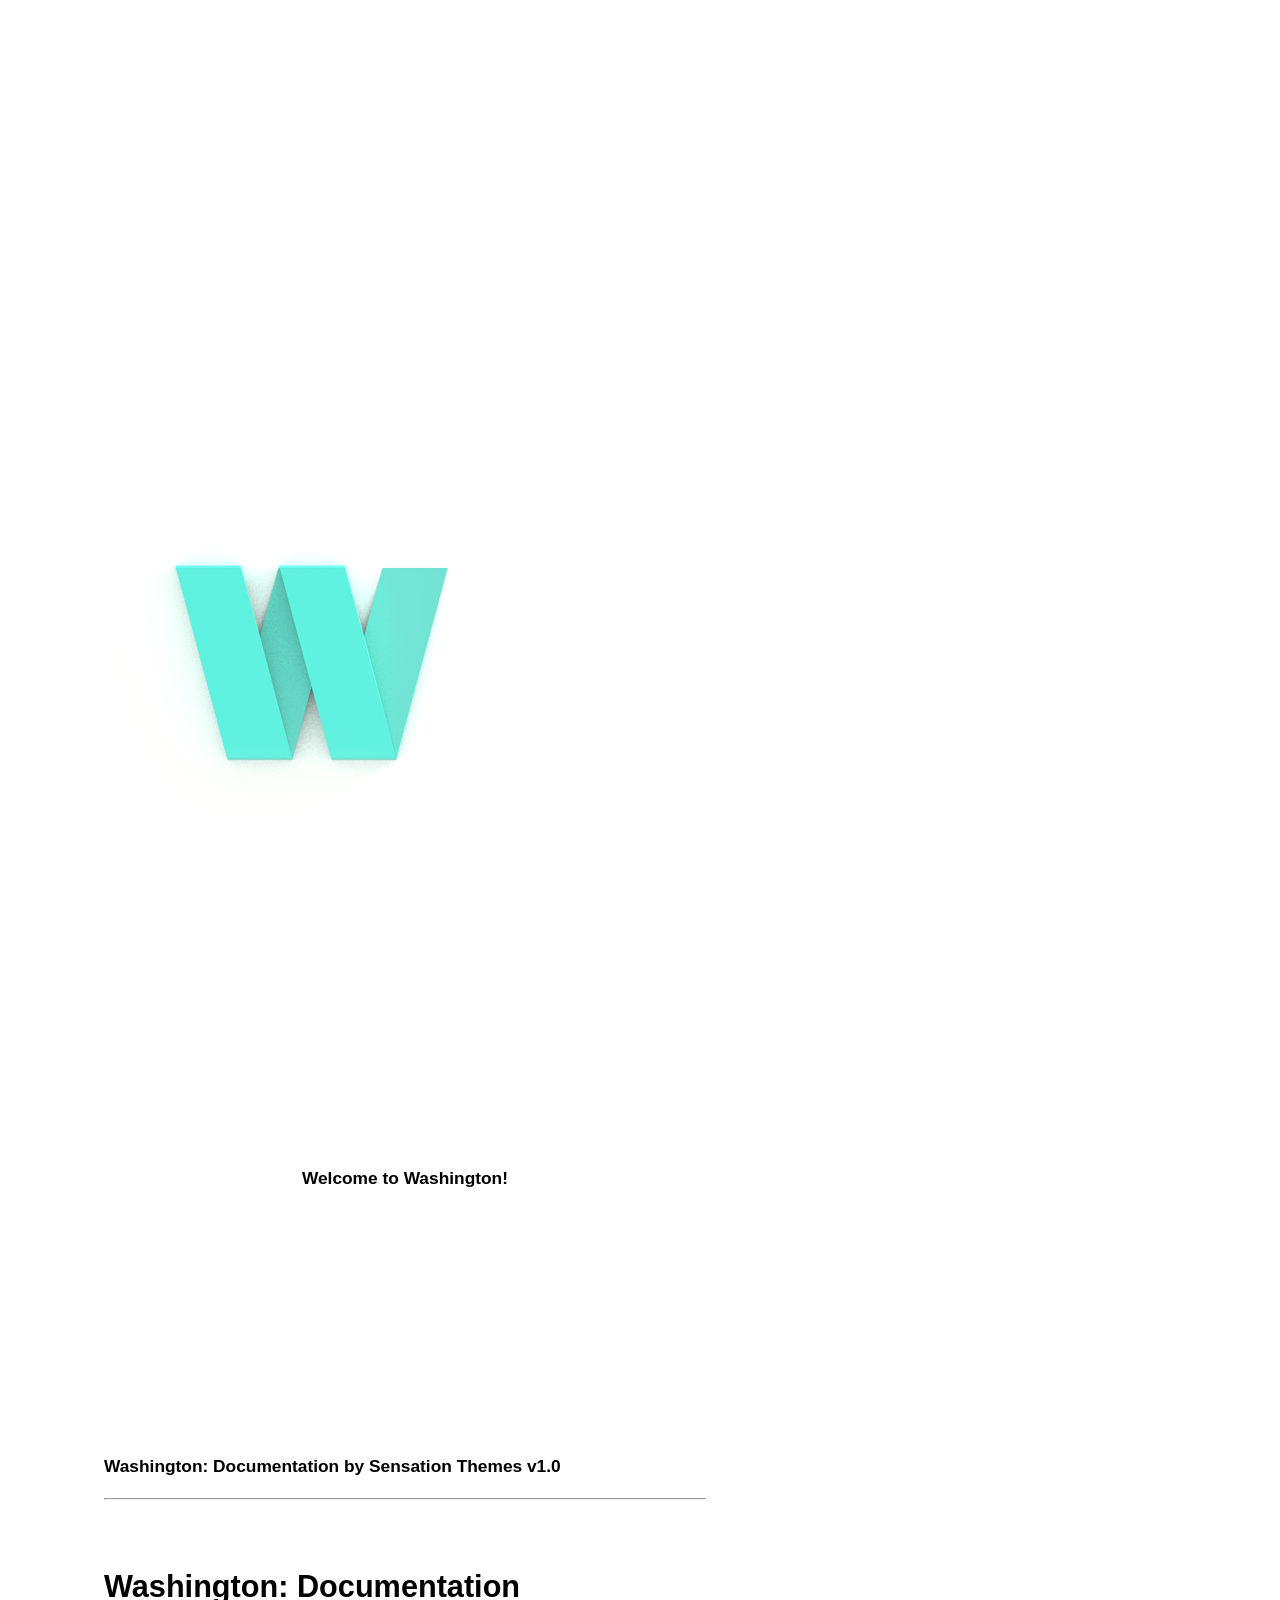
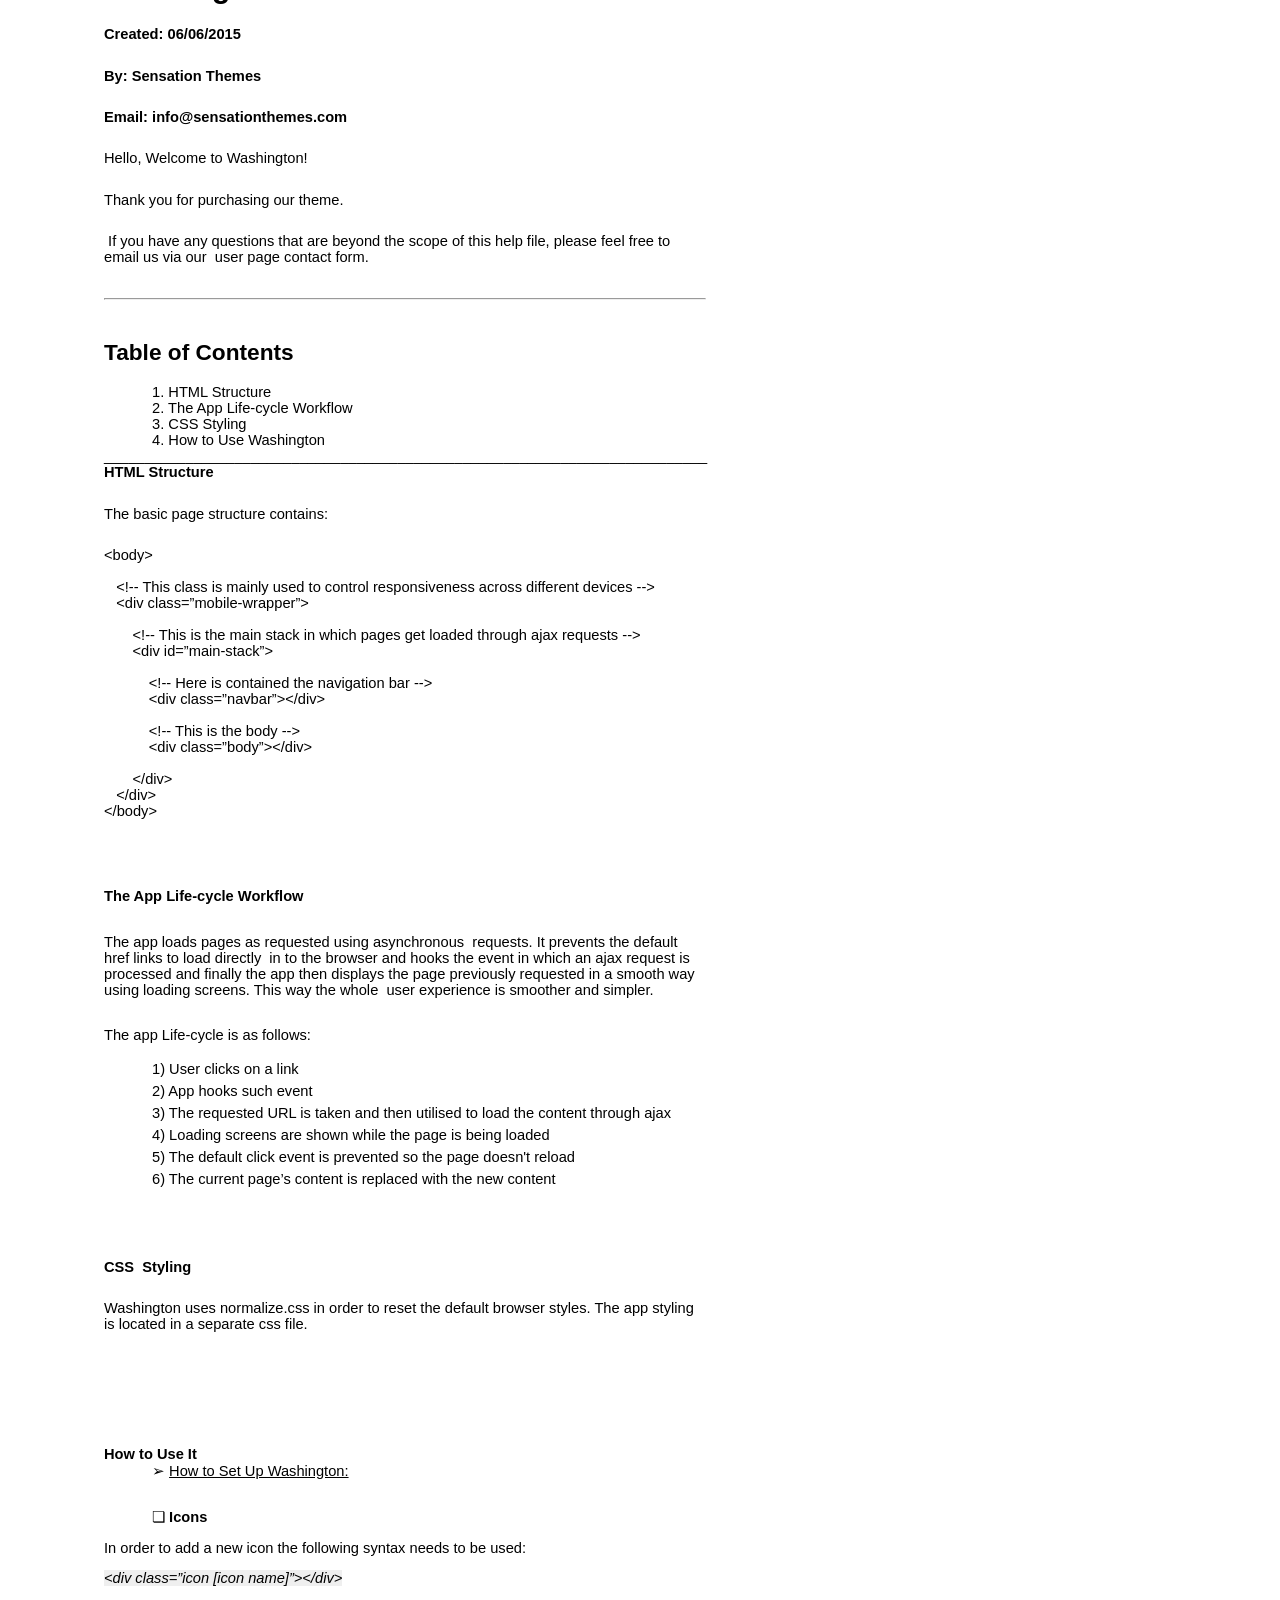
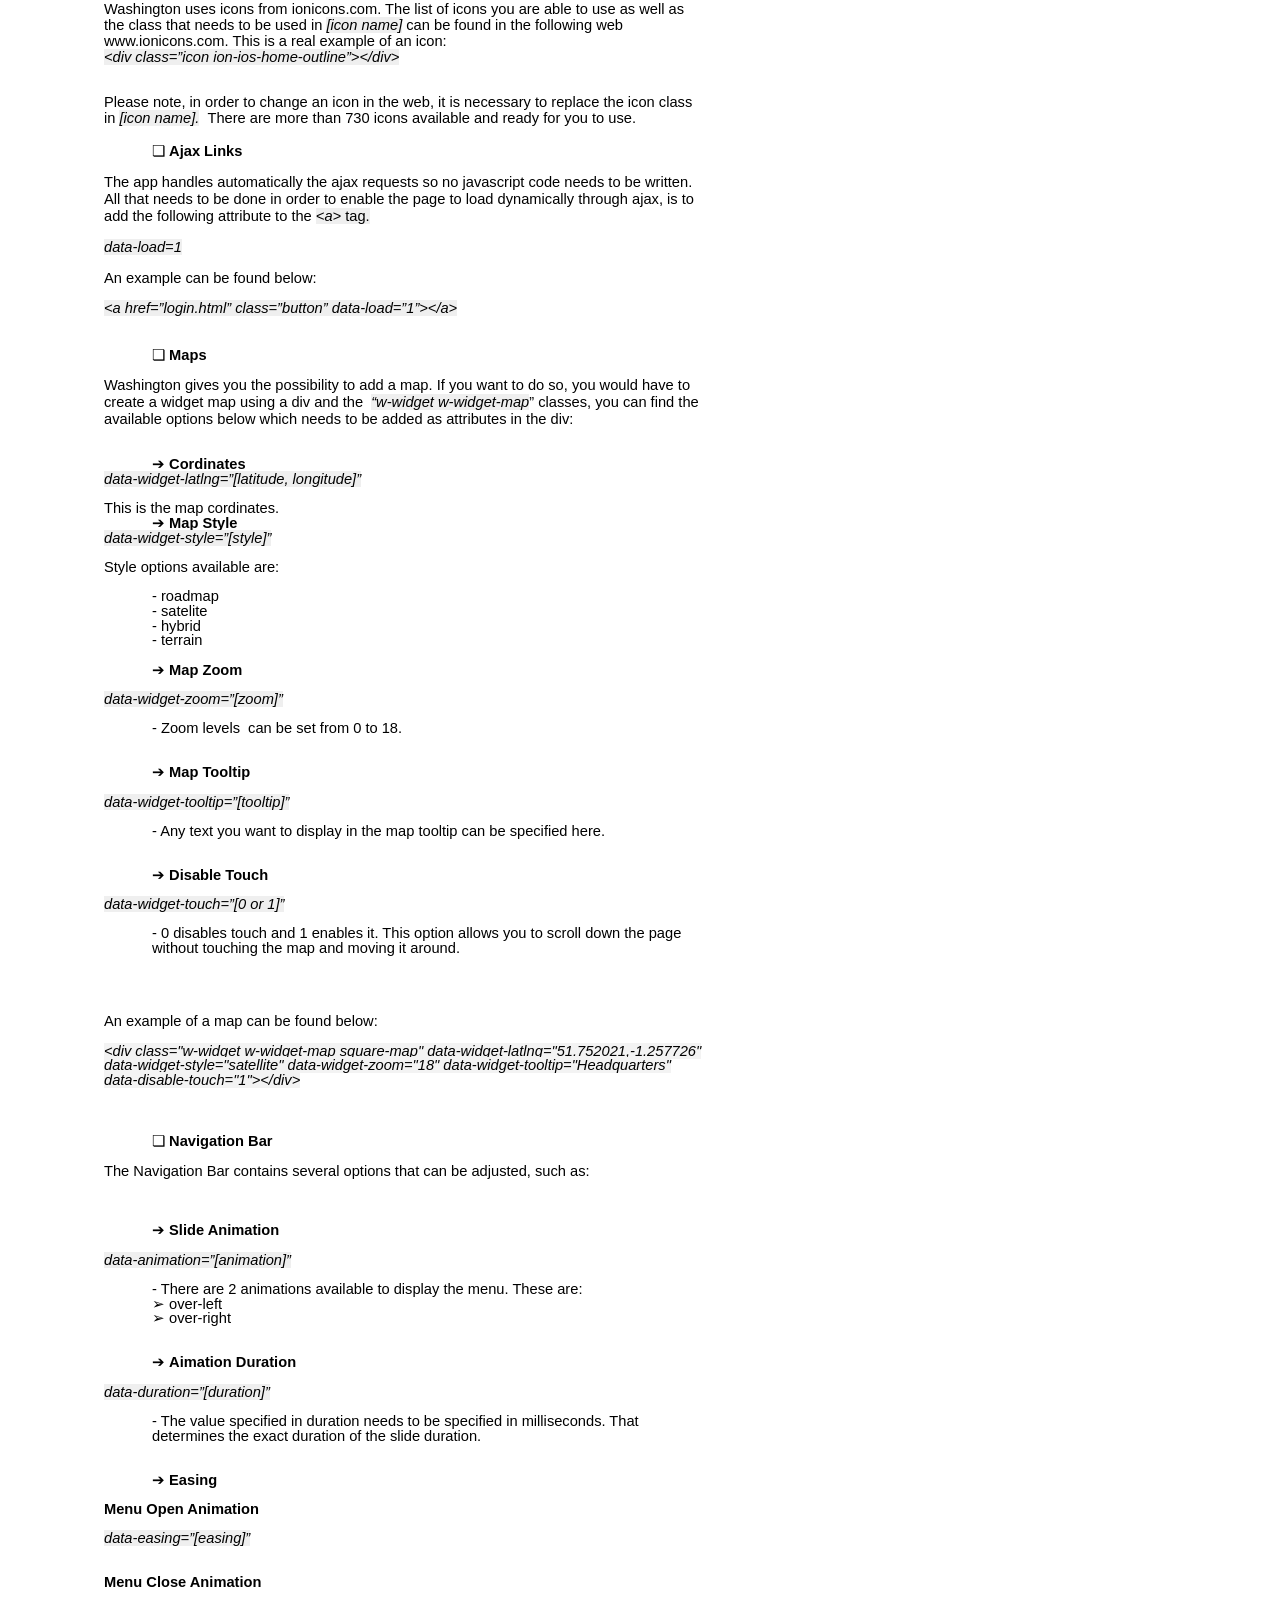
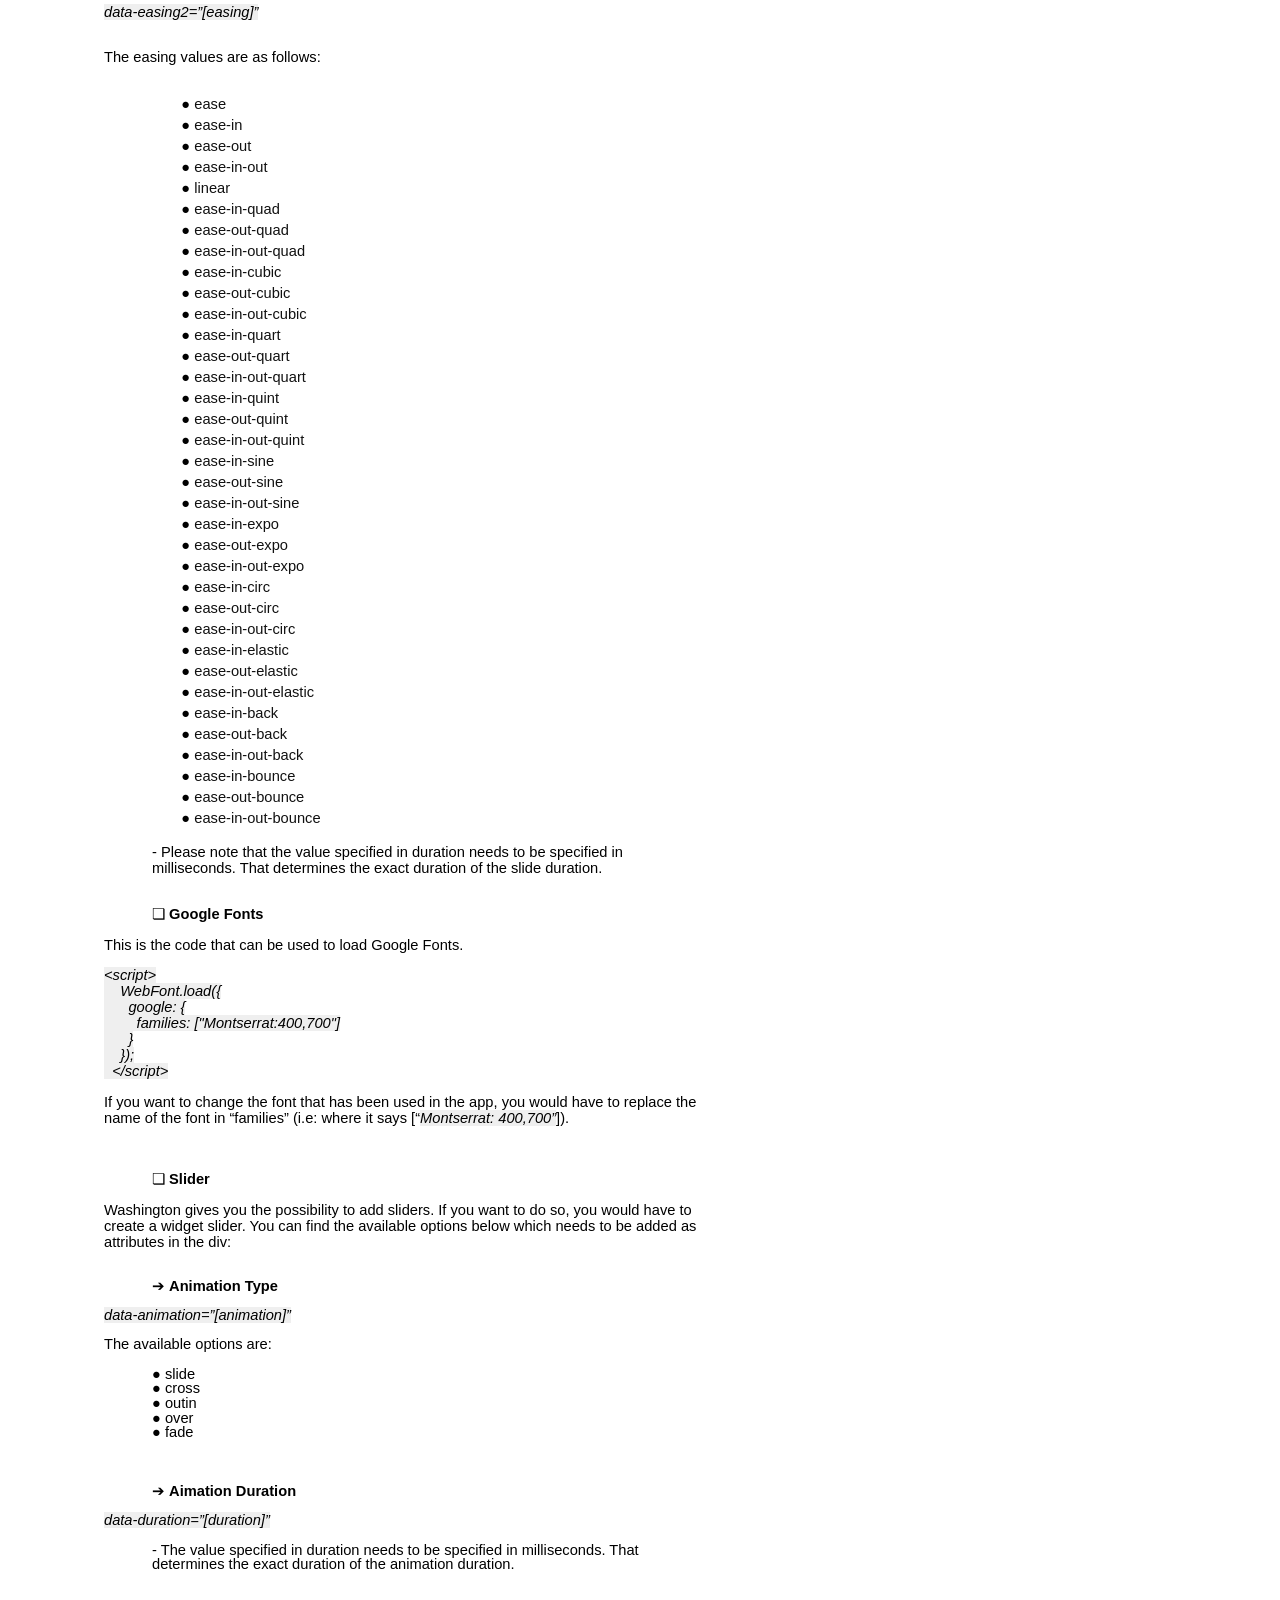
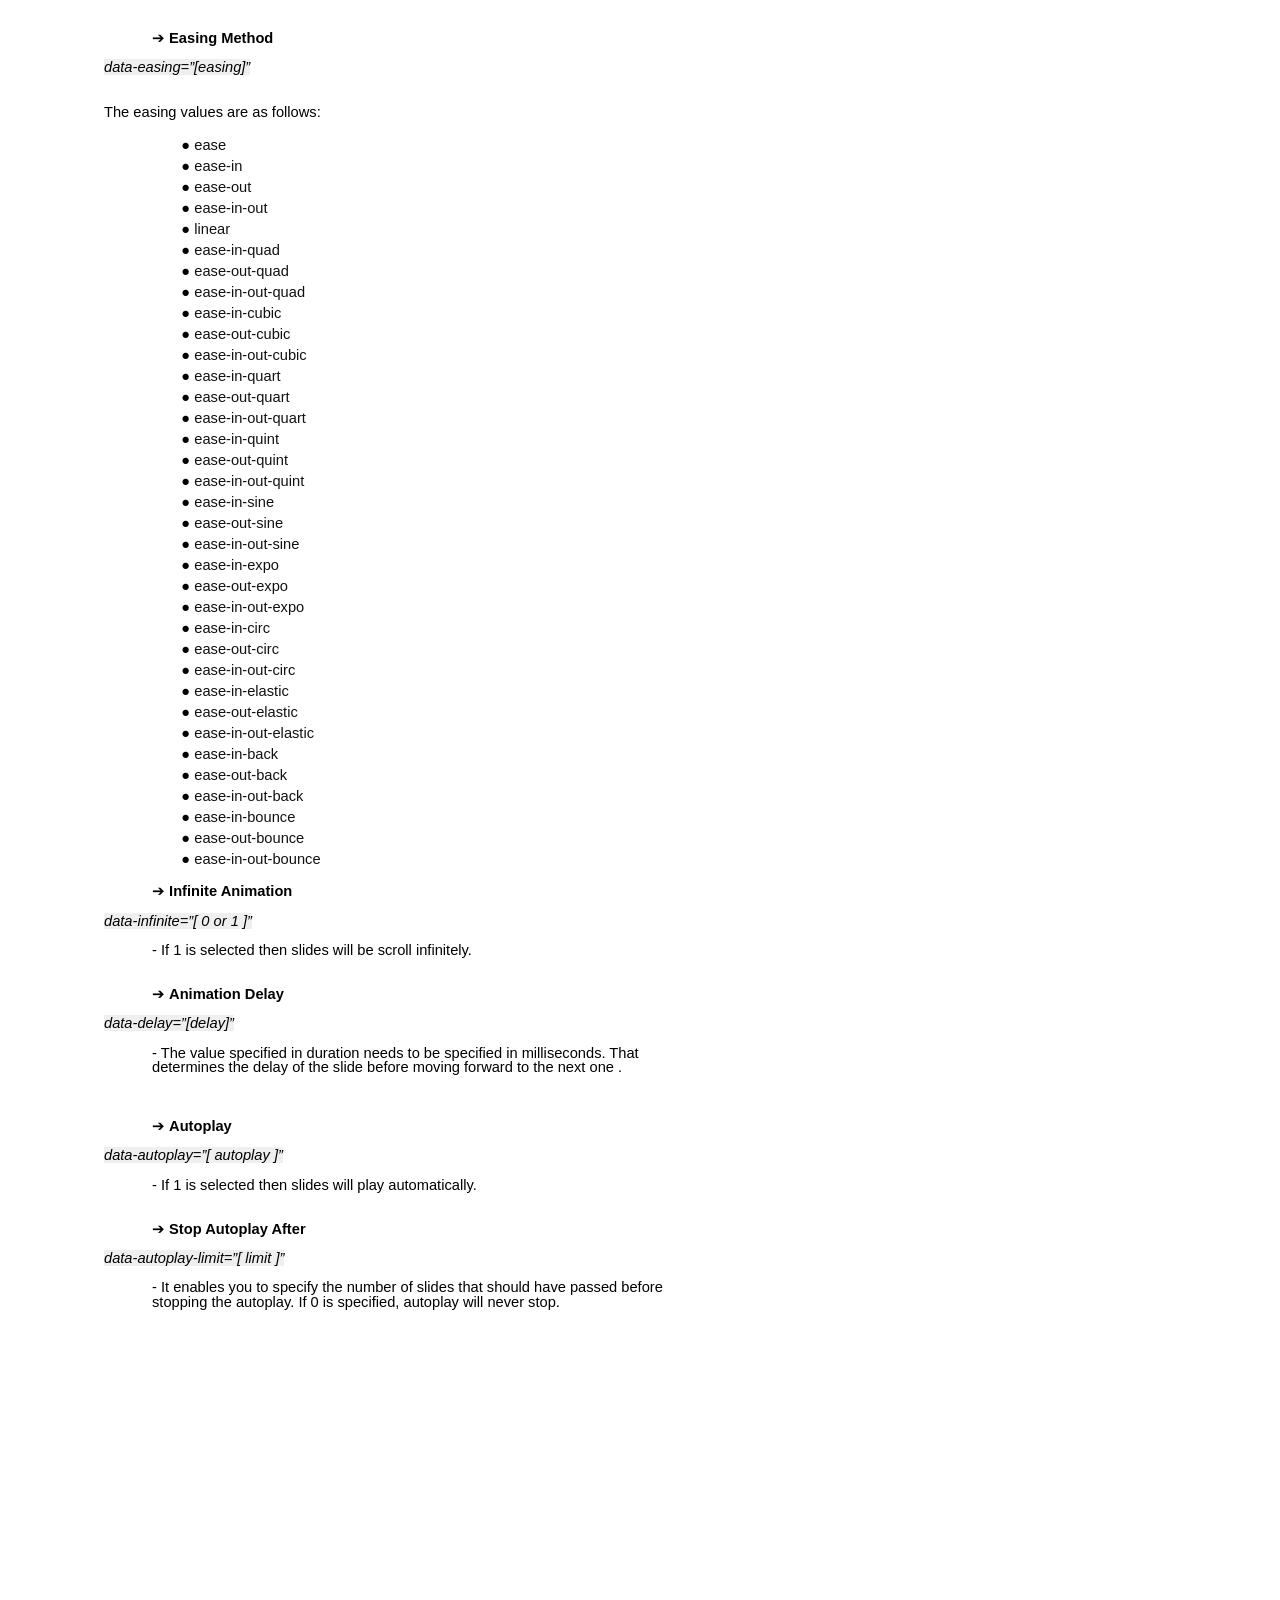
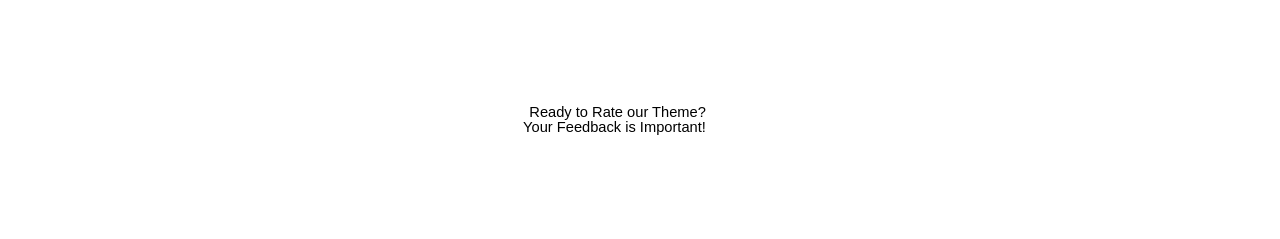
<file: 2015.06 외주/진짱의 비밀노트/Documentation/Documentosemnome.html>
<html><head><title>Documento sem nome</title><meta content="text/html; charset=UTF-8" http-equiv="content-type"><style type="text/css">.lst-kix_23771mxm75bk-4>li:before{content:"" counter(lst-ctn-kix_23771mxm75bk-4,lower-latin) ". "}.lst-kix_z0c55fs9k313-0>li:before{content:"\002794  "}.lst-kix_mel7knxeqo54-4>li:before{content:"\0025cb  "}.lst-kix_7x1fda23fog1-2>li:before{content:"\00274f  "}.lst-kix_x5yn7bp687jt-8>li{counter-increment:lst-ctn-kix_x5yn7bp687jt-8}.lst-kix_z0ghp4dznhre-0>li:before{content:"\00274f  "}.lst-kix_1w38gewq4jin-1>li:before{content:"-  "}.lst-kix_7x1fda23fog1-1>li:before{content:"\00274f  "}.lst-kix_vu26mi9bboji-1>li:before{content:"\00274f  "}.lst-kix_x5yn7bp687jt-5>li{counter-increment:lst-ctn-kix_x5yn7bp687jt-5}.lst-kix_n527scc2ioqq-1>li:before{content:"\0025cb  "}.lst-kix_z5tlb1lql09g-6>li:before{content:"\0025cb  "}.lst-kix_n527scc2ioqq-0>li:before{content:"\0027a2  "}.lst-kix_g8jy0trpqjin-6>li:before{content:"-  "}.lst-kix_y5xd61ieyyh3-4>li:before{content:"\0025cb  "}.lst-kix_30990qv9d0n-3>li:before{content:"\0025cf  "}.lst-kix_exh3rfx9bhs4-1>li:before{content:"\0025cb  "}.lst-kix_x5yn7bp687jt-2>li{counter-increment:lst-ctn-kix_x5yn7bp687jt-2}ol.lst-kix_4inn733erybi-6{list-style-type:none}.lst-kix_30990qv9d0n-0>li:before{content:"\0025cf  "}ol.lst-kix_4inn733erybi-7{list-style-type:none}ol.lst-kix_4inn733erybi-8{list-style-type:none}.lst-kix_30990qv9d0n-6>li:before{content:"\0025cf  "}ol.lst-kix_4inn733erybi-2.start{counter-reset:lst-ctn-kix_4inn733erybi-2 0}ol.lst-kix_x5yn7bp687jt-7.start{counter-reset:lst-ctn-kix_x5yn7bp687jt-7 0}.lst-kix_meeajnwfrlv-8>li:before{content:"\0025a0  "}.lst-kix_hpib3ur4aed1-1>li:before{content:"\0025c6  "}.lst-kix_1w38gewq4jin-2>li:before{content:"-  "}.lst-kix_30990qv9d0n-4>li:before{content:"\0025cb  "}ol.lst-kix_4inn733erybi-3{list-style-type:none}ol.lst-kix_4inn733erybi-2{list-style-type:none}ol.lst-kix_4inn733erybi-5{list-style-type:none}ol.lst-kix_4inn733erybi-4{list-style-type:none}ol.lst-kix_4inn733erybi-1{list-style-type:none}.lst-kix_exh3rfx9bhs4-0>li:before{content:"\0025cf  "}ol.lst-kix_4inn733erybi-0{list-style-type:none}.lst-kix_23771mxm75bk-3>li:before{content:"" counter(lst-ctn-kix_23771mxm75bk-3,decimal) ". "}ul.lst-kix_z5tlb1lql09g-8{list-style-type:none}ol.lst-kix_23771mxm75bk-6.start{counter-reset:lst-ctn-kix_23771mxm75bk-6 0}.lst-kix_d7twgkmraz05-3>li:before{content:"\00274f  "}ol.lst-kix_x5yn7bp687jt-0.start{counter-reset:lst-ctn-kix_x5yn7bp687jt-0 0}.lst-kix_keg4omwvyff1-8>li:before{content:"\0025cf  "}.lst-kix_g8jy0trpqjin-5>li:before{content:"-  "}.lst-kix_4hl81kbvvht9-0>li:before{content:"\002794  "}.lst-kix_23771mxm75bk-5>li:before{content:"" counter(lst-ctn-kix_23771mxm75bk-5,lower-roman) ". "}.lst-kix_30990qv9d0n-1>li:before{content:"\0025cb  "}.lst-kix_x5yn7bp687jt-1>li:before{content:"" counter(lst-ctn-kix_x5yn7bp687jt-1,lower-latin) ") "}.lst-kix_4inn733erybi-3>li{counter-increment:lst-ctn-kix_4inn733erybi-3}.lst-kix_z0ghp4dznhre-4>li:before{content:"\00274f  "}.lst-kix_4inn733erybi-1>li:before{content:"" counter(lst-ctn-kix_4inn733erybi-1,lower-latin) ") "}.lst-kix_9qne0ses8tmg-2>li:before{content:"\00274f  "}.lst-kix_7x1fda23fog1-6>li:before{content:"\00274f  "}.lst-kix_mel7knxeqo54-3>li:before{content:"\0025cf  "}ul.lst-kix_1t3rxzi2cuux-8{list-style-type:none}.lst-kix_z0c55fs9k313-4>li:before{content:"\0025c6  "}ul.lst-kix_1t3rxzi2cuux-7{list-style-type:none}.lst-kix_tp6ptdadlue1-0>li:before{content:"-  "}ul.lst-kix_1t3rxzi2cuux-0{list-style-type:none}.lst-kix_hpib3ur4aed1-2>li:before{content:"\0025cf  "}ul.lst-kix_1t3rxzi2cuux-2{list-style-type:none}ul.lst-kix_1t3rxzi2cuux-1{list-style-type:none}.lst-kix_vu26mi9bboji-6>li:before{content:"\00274f  "}ul.lst-kix_1t3rxzi2cuux-4{list-style-type:none}ul.lst-kix_1t3rxzi2cuux-3{list-style-type:none}ul.lst-kix_1t3rxzi2cuux-6{list-style-type:none}ul.lst-kix_1t3rxzi2cuux-5{list-style-type:none}.lst-kix_z5tlb1lql09g-5>li:before{content:"\0025cf  "}.lst-kix_n527scc2ioqq-2>li:before{content:"\0025a0  "}.lst-kix_7x1fda23fog1-4>li:before{content:"\00274f  "}.lst-kix_h8yz7gcjx4yy-5>li:before{content:"\00274f  "}.lst-kix_vu26mi9bboji-3>li:before{content:"\00274f  "}.lst-kix_n527scc2ioqq-7>li:before{content:"\0025cb  "}.lst-kix_23771mxm75bk-6>li:before{content:"" counter(lst-ctn-kix_23771mxm75bk-6,decimal) ". "}.lst-kix_9qne0ses8tmg-8>li:before{content:"\00274f  "}.lst-kix_d7twgkmraz05-8>li:before{content:"\00274f  "}.lst-kix_vu26mi9bboji-4>li:before{content:"\00274f  "}.lst-kix_9qne0ses8tmg-0>li:before{content:"\00274f  "}.lst-kix_z0ghp4dznhre-2>li:before{content:"\00274f  "}.lst-kix_30990qv9d0n-2>li:before{content:"\0025a0  "}.lst-kix_y5xd61ieyyh3-0>li:before{content:"\0027a2  "}.lst-kix_z5tlb1lql09g-1>li:before{content:"\0025c6  "}.lst-kix_23771mxm75bk-1>li{counter-increment:lst-ctn-kix_23771mxm75bk-1}.lst-kix_4hl81kbvvht9-2>li:before{content:"\0025cf  "}.lst-kix_hpib3ur4aed1-4>li:before{content:"\0025c6  "}.lst-kix_23771mxm75bk-8>li:before{content:"" counter(lst-ctn-kix_23771mxm75bk-8,lower-roman) ". "}.lst-kix_fxo22sb5w9z-1>li:before{content:"-  "}ul.lst-kix_z5tlb1lql09g-2{list-style-type:none}.lst-kix_g8jy0trpqjin-0>li:before{content:"-  "}ul.lst-kix_z5tlb1lql09g-3{list-style-type:none}ul.lst-kix_z5tlb1lql09g-0{list-style-type:none}ul.lst-kix_z5tlb1lql09g-1{list-style-type:none}ul.lst-kix_z5tlb1lql09g-6{list-style-type:none}ul.lst-kix_z5tlb1lql09g-7{list-style-type:none}ul.lst-kix_z5tlb1lql09g-4{list-style-type:none}ul.lst-kix_z5tlb1lql09g-5{list-style-type:none}ul.lst-kix_exh3rfx9bhs4-5{list-style-type:none}ul.lst-kix_exh3rfx9bhs4-6{list-style-type:none}ul.lst-kix_exh3rfx9bhs4-3{list-style-type:none}.lst-kix_23771mxm75bk-3>li{counter-increment:lst-ctn-kix_23771mxm75bk-3}.lst-kix_x5yn7bp687jt-6>li:before{content:"" counter(lst-ctn-kix_x5yn7bp687jt-6,decimal) ". "}.lst-kix_mel7knxeqo54-7>li:before{content:"\0025cb  "}ul.lst-kix_exh3rfx9bhs4-4{list-style-type:none}ul.lst-kix_exh3rfx9bhs4-1{list-style-type:none}ul.lst-kix_exh3rfx9bhs4-2{list-style-type:none}ul.lst-kix_exh3rfx9bhs4-0{list-style-type:none}.lst-kix_z5tlb1lql09g-7>li:before{content:"\0025c6  "}ol.lst-kix_x5yn7bp687jt-2.start{counter-reset:lst-ctn-kix_x5yn7bp687jt-2 0}.lst-kix_9qne0ses8tmg-1>li:before{content:"\00274f  "}.lst-kix_d7twgkmraz05-2>li:before{content:"\00274f  "}.lst-kix_d7twgkmraz05-6>li:before{content:"\00274f  "}.lst-kix_d7twgkmraz05-7>li:before{content:"\00274f  "}.lst-kix_9qne0ses8tmg-5>li:before{content:"\00274f  "}ol.lst-kix_4inn733erybi-0.start{counter-reset:lst-ctn-kix_4inn733erybi-0 0}.lst-kix_g8jy0trpqjin-3>li:before{content:"-  "}ol.lst-kix_4inn733erybi-7.start{counter-reset:lst-ctn-kix_4inn733erybi-7 0}.lst-kix_1w38gewq4jin-8>li:before{content:"-  "}.lst-kix_meeajnwfrlv-4>li:before{content:"\0025cb  "}.lst-kix_y5xd61ieyyh3-1>li:before{content:"\0025cb  "}.lst-kix_y5xd61ieyyh3-8>li:before{content:"\0025a0  "}.lst-kix_n527scc2ioqq-3>li:before{content:"\0025cf  "}ol.lst-kix_x5yn7bp687jt-7{list-style-type:none}ol.lst-kix_x5yn7bp687jt-8{list-style-type:none}ol.lst-kix_x5yn7bp687jt-3{list-style-type:none}.lst-kix_meeajnwfrlv-2>li:before{content:"\0025a0  "}ol.lst-kix_x5yn7bp687jt-4{list-style-type:none}ol.lst-kix_x5yn7bp687jt-5{list-style-type:none}ol.lst-kix_x5yn7bp687jt-6{list-style-type:none}ol.lst-kix_x5yn7bp687jt-0{list-style-type:none}ol.lst-kix_x5yn7bp687jt-1{list-style-type:none}ol.lst-kix_x5yn7bp687jt-2{list-style-type:none}.lst-kix_keg4omwvyff1-0>li:before{content:"\002794  "}.lst-kix_h8yz7gcjx4yy-6>li:before{content:"\00274f  "}.lst-kix_fxo22sb5w9z-7>li:before{content:"-  "}.lst-kix_23771mxm75bk-0>li:before{content:"" counter(lst-ctn-kix_23771mxm75bk-0,decimal) ". "}.lst-kix_exh3rfx9bhs4-6>li:before{content:"\0025cf  "}.lst-kix_1t3rxzi2cuux-7>li:before{content:"\00274f  "}.lst-kix_23771mxm75bk-0>li{counter-increment:lst-ctn-kix_23771mxm75bk-0}.lst-kix_4inn733erybi-4>li{counter-increment:lst-ctn-kix_4inn733erybi-4}.lst-kix_z0ghp4dznhre-7>li:before{content:"\00274f  "}ul.lst-kix_h8yz7gcjx4yy-8{list-style-type:none}.lst-kix_4hl81kbvvht9-8>li:before{content:"\0025cf  "}ul.lst-kix_h8yz7gcjx4yy-7{list-style-type:none}.lst-kix_meeajnwfrlv-0>li:before{content:"\0025cf  "}ul.lst-kix_h8yz7gcjx4yy-6{list-style-type:none}ul.lst-kix_h8yz7gcjx4yy-5{list-style-type:none}.lst-kix_1t3rxzi2cuux-5>li:before{content:"\00274f  "}ul.lst-kix_h8yz7gcjx4yy-0{list-style-type:none}.lst-kix_exh3rfx9bhs4-5>li:before{content:"\0025a0  "}.lst-kix_mel7knxeqo54-8>li:before{content:"\0025a0  "}.lst-kix_g8jy0trpqjin-2>li:before{content:"-  "}.lst-kix_mel7knxeqo54-6>li:before{content:"\0025cf  "}ul.lst-kix_h8yz7gcjx4yy-4{list-style-type:none}ul.lst-kix_h8yz7gcjx4yy-3{list-style-type:none}ul.lst-kix_h8yz7gcjx4yy-2{list-style-type:none}ul.lst-kix_h8yz7gcjx4yy-1{list-style-type:none}.lst-kix_y5xd61ieyyh3-2>li:before{content:"\0025a0  "}.lst-kix_23771mxm75bk-4>li{counter-increment:lst-ctn-kix_23771mxm75bk-4}.lst-kix_1t3rxzi2cuux-6>li:before{content:"\00274f  "}.lst-kix_z0ghp4dznhre-6>li:before{content:"\00274f  "}ol.lst-kix_4inn733erybi-3.start{counter-reset:lst-ctn-kix_4inn733erybi-3 0}.lst-kix_4hl81kbvvht9-5>li:before{content:"\0025cf  "}ol.lst-kix_23771mxm75bk-3.start{counter-reset:lst-ctn-kix_23771mxm75bk-3 0}ol.lst-kix_x5yn7bp687jt-5.start{counter-reset:lst-ctn-kix_x5yn7bp687jt-5 0}.lst-kix_y5xd61ieyyh3-7>li:before{content:"\0025cb  "}.lst-kix_4inn733erybi-8>li{counter-increment:lst-ctn-kix_4inn733erybi-8}.lst-kix_4hl81kbvvht9-3>li:before{content:"\0025cb  "}.lst-kix_4inn733erybi-6>li:before{content:"" counter(lst-ctn-kix_4inn733erybi-6,decimal) ". "}.lst-kix_9qne0ses8tmg-3>li:before{content:"\00274f  "}ul.lst-kix_1w38gewq4jin-1{list-style-type:none}ul.lst-kix_1w38gewq4jin-2{list-style-type:none}ul.lst-kix_1w38gewq4jin-0{list-style-type:none}.lst-kix_4inn733erybi-2>li{counter-increment:lst-ctn-kix_4inn733erybi-2}.lst-kix_fxo22sb5w9z-2>li:before{content:"-  "}.lst-kix_x5yn7bp687jt-7>li:before{content:"" counter(lst-ctn-kix_x5yn7bp687jt-7,lower-latin) ". "}.lst-kix_z5tlb1lql09g-3>li:before{content:"\0025cb  "}.lst-kix_4inn733erybi-0>li:before{content:"" counter(lst-ctn-kix_4inn733erybi-0,decimal) ") "}ol.lst-kix_x5yn7bp687jt-8.start{counter-reset:lst-ctn-kix_x5yn7bp687jt-8 0}.lst-kix_7x1fda23fog1-0>li:before{content:"\00274f  "}.lst-kix_mel7knxeqo54-1>li:before{content:"\0025cb  "}.lst-kix_7x1fda23fog1-5>li:before{content:"\00274f  "}.lst-kix_hpib3ur4aed1-7>li:before{content:"\0025c6  "}ol.lst-kix_4inn733erybi-5.start{counter-reset:lst-ctn-kix_4inn733erybi-5 0}.lst-kix_1t3rxzi2cuux-2>li:before{content:"\00274f  "}.lst-kix_meeajnwfrlv-5>li:before{content:"\0025a0  "}.lst-kix_meeajnwfrlv-3>li:before{content:"\0025cf  "}.lst-kix_x5yn7bp687jt-0>li:before{content:"" counter(lst-ctn-kix_x5yn7bp687jt-0,decimal) ") "}ul.lst-kix_7x1fda23fog1-8{list-style-type:none}ul.lst-kix_7x1fda23fog1-7{list-style-type:none}ul.lst-kix_7x1fda23fog1-6{list-style-type:none}ul.lst-kix_7x1fda23fog1-5{list-style-type:none}ul.lst-kix_7x1fda23fog1-4{list-style-type:none}ul.lst-kix_7x1fda23fog1-3{list-style-type:none}ol.lst-kix_4inn733erybi-6.start{counter-reset:lst-ctn-kix_4inn733erybi-6 0}ul.lst-kix_7x1fda23fog1-2{list-style-type:none}ul.lst-kix_7x1fda23fog1-1{list-style-type:none}ul.lst-kix_7x1fda23fog1-0{list-style-type:none}.lst-kix_tp6ptdadlue1-1>li:before{content:"-  "}.lst-kix_y5xd61ieyyh3-6>li:before{content:"\0025cf  "}.lst-kix_exh3rfx9bhs4-3>li:before{content:"\0025cf  "}ul.lst-kix_1w38gewq4jin-4{list-style-type:none}ul.lst-kix_vu26mi9bboji-6{list-style-type:none}ul.lst-kix_1w38gewq4jin-3{list-style-type:none}.lst-kix_n527scc2ioqq-8>li:before{content:"\0025a0  "}ul.lst-kix_vu26mi9bboji-5{list-style-type:none}ul.lst-kix_1w38gewq4jin-6{list-style-type:none}ul.lst-kix_vu26mi9bboji-8{list-style-type:none}ul.lst-kix_1w38gewq4jin-5{list-style-type:none}ul.lst-kix_vu26mi9bboji-7{list-style-type:none}ul.lst-kix_1w38gewq4jin-8{list-style-type:none}ul.lst-kix_1w38gewq4jin-7{list-style-type:none}ol.lst-kix_23771mxm75bk-2.start{counter-reset:lst-ctn-kix_23771mxm75bk-2 0}.lst-kix_h8yz7gcjx4yy-8>li:before{content:"\00274f  "}ol.lst-kix_23771mxm75bk-5.start{counter-reset:lst-ctn-kix_23771mxm75bk-5 0}ul.lst-kix_vu26mi9bboji-0{list-style-type:none}ul.lst-kix_z0c55fs9k313-8{list-style-type:none}ul.lst-kix_vu26mi9bboji-2{list-style-type:none}.lst-kix_1w38gewq4jin-7>li:before{content:"-  "}.lst-kix_fxo22sb5w9z-3>li:before{content:"-  "}ul.lst-kix_vu26mi9bboji-1{list-style-type:none}ul.lst-kix_vu26mi9bboji-4{list-style-type:none}ul.lst-kix_vu26mi9bboji-3{list-style-type:none}.lst-kix_9qne0ses8tmg-6>li:before{content:"\00274f  "}ul.lst-kix_exh3rfx9bhs4-7{list-style-type:none}ul.lst-kix_z0c55fs9k313-2{list-style-type:none}ul.lst-kix_exh3rfx9bhs4-8{list-style-type:none}ul.lst-kix_z0c55fs9k313-3{list-style-type:none}ul.lst-kix_z0c55fs9k313-0{list-style-type:none}ol.lst-kix_x5yn7bp687jt-4.start{counter-reset:lst-ctn-kix_x5yn7bp687jt-4 0}ul.lst-kix_z0c55fs9k313-1{list-style-type:none}ul.lst-kix_z0c55fs9k313-6{list-style-type:none}ul.lst-kix_z0c55fs9k313-7{list-style-type:none}ul.lst-kix_z0c55fs9k313-4{list-style-type:none}ul.lst-kix_z0c55fs9k313-5{list-style-type:none}.lst-kix_fxo22sb5w9z-4>li:before{content:"-  "}.lst-kix_4inn733erybi-2>li:before{content:"" counter(lst-ctn-kix_4inn733erybi-2,lower-roman) ") "}.lst-kix_d7twgkmraz05-5>li:before{content:"\00274f  "}.lst-kix_x5yn7bp687jt-4>li{counter-increment:lst-ctn-kix_x5yn7bp687jt-4}.lst-kix_30990qv9d0n-5>li:before{content:"\0025a0  "}ul.lst-kix_y5xd61ieyyh3-8{list-style-type:none}ul.lst-kix_y5xd61ieyyh3-7{list-style-type:none}.lst-kix_23771mxm75bk-7>li:before{content:"" counter(lst-ctn-kix_23771mxm75bk-7,lower-latin) ". "}ol.lst-kix_4inn733erybi-8.start{counter-reset:lst-ctn-kix_4inn733erybi-8 0}ul.lst-kix_n527scc2ioqq-7{list-style-type:none}ul.lst-kix_n527scc2ioqq-6{list-style-type:none}.lst-kix_23771mxm75bk-8>li{counter-increment:lst-ctn-kix_23771mxm75bk-8}ul.lst-kix_n527scc2ioqq-5{list-style-type:none}ul.lst-kix_n527scc2ioqq-4{list-style-type:none}ul.lst-kix_n527scc2ioqq-3{list-style-type:none}ul.lst-kix_n527scc2ioqq-2{list-style-type:none}ul.lst-kix_n527scc2ioqq-1{list-style-type:none}.lst-kix_fxo22sb5w9z-5>li:before{content:"-  "}ul.lst-kix_n527scc2ioqq-0{list-style-type:none}ul.lst-kix_y5xd61ieyyh3-5{list-style-type:none}ul.lst-kix_y5xd61ieyyh3-6{list-style-type:none}ul.lst-kix_y5xd61ieyyh3-3{list-style-type:none}ul.lst-kix_y5xd61ieyyh3-4{list-style-type:none}ul.lst-kix_y5xd61ieyyh3-1{list-style-type:none}ul.lst-kix_y5xd61ieyyh3-2{list-style-type:none}ul.lst-kix_y5xd61ieyyh3-0{list-style-type:none}ul.lst-kix_n527scc2ioqq-8{list-style-type:none}ul.lst-kix_keg4omwvyff1-5{list-style-type:none}ul.lst-kix_keg4omwvyff1-6{list-style-type:none}.lst-kix_z0c55fs9k313-5>li:before{content:"\0025cf  "}ul.lst-kix_keg4omwvyff1-7{list-style-type:none}ul.lst-kix_keg4omwvyff1-8{list-style-type:none}.lst-kix_4inn733erybi-4>li:before{content:"(" counter(lst-ctn-kix_4inn733erybi-4,lower-latin) ") "}.lst-kix_tp6ptdadlue1-4>li:before{content:"-  "}ol.lst-kix_23771mxm75bk-7.start{counter-reset:lst-ctn-kix_23771mxm75bk-7 0}.lst-kix_1t3rxzi2cuux-3>li:before{content:"\00274f  "}.lst-kix_23771mxm75bk-2>li:before{content:"" counter(lst-ctn-kix_23771mxm75bk-2,lower-roman) ". "}.lst-kix_g8jy0trpqjin-7>li:before{content:"-  "}.lst-kix_1t3rxzi2cuux-1>li:before{content:"\00274f  "}.lst-kix_n527scc2ioqq-4>li:before{content:"\0025cb  "}ol.lst-kix_x5yn7bp687jt-1.start{counter-reset:lst-ctn-kix_x5yn7bp687jt-1 0}.lst-kix_z5tlb1lql09g-2>li:before{content:"\0025cf  "}.lst-kix_tp6ptdadlue1-5>li:before{content:"-  "}.lst-kix_g8jy0trpqjin-1>li:before{content:"-  "}ul.lst-kix_9qne0ses8tmg-3{list-style-type:none}ul.lst-kix_9qne0ses8tmg-4{list-style-type:none}ul.lst-kix_9qne0ses8tmg-5{list-style-type:none}ul.lst-kix_9qne0ses8tmg-6{list-style-type:none}ul.lst-kix_9qne0ses8tmg-7{list-style-type:none}ul.lst-kix_9qne0ses8tmg-8{list-style-type:none}.lst-kix_4inn733erybi-7>li{counter-increment:lst-ctn-kix_4inn733erybi-7}ul.lst-kix_9qne0ses8tmg-0{list-style-type:none}.lst-kix_z0ghp4dznhre-5>li:before{content:"\00274f  "}.lst-kix_h8yz7gcjx4yy-4>li:before{content:"\00274f  "}ul.lst-kix_9qne0ses8tmg-1{list-style-type:none}ul.lst-kix_9qne0ses8tmg-2{list-style-type:none}.lst-kix_4inn733erybi-7>li:before{content:"" counter(lst-ctn-kix_4inn733erybi-7,lower-latin) ". "}.lst-kix_hpib3ur4aed1-3>li:before{content:"\0025cb  "}.lst-kix_h8yz7gcjx4yy-0>li:before{content:"\00274f  "}.lst-kix_1w38gewq4jin-6>li:before{content:"-  "}.lst-kix_23771mxm75bk-5>li{counter-increment:lst-ctn-kix_23771mxm75bk-5}.lst-kix_x5yn7bp687jt-5>li:before{content:"(" counter(lst-ctn-kix_x5yn7bp687jt-5,lower-roman) ") "}ol.lst-kix_4inn733erybi-1.start{counter-reset:lst-ctn-kix_4inn733erybi-1 0}.lst-kix_1t3rxzi2cuux-4>li:before{content:"\00274f  "}.lst-kix_7x1fda23fog1-8>li:before{content:"\00274f  "}ul.lst-kix_g8jy0trpqjin-3{list-style-type:none}ul.lst-kix_mel7knxeqo54-8{list-style-type:none}ul.lst-kix_g8jy0trpqjin-4{list-style-type:none}ul.lst-kix_mel7knxeqo54-7{list-style-type:none}ul.lst-kix_g8jy0trpqjin-1{list-style-type:none}ul.lst-kix_mel7knxeqo54-6{list-style-type:none}ul.lst-kix_g8jy0trpqjin-2{list-style-type:none}ul.lst-kix_mel7knxeqo54-5{list-style-type:none}ul.lst-kix_g8jy0trpqjin-7{list-style-type:none}ul.lst-kix_mel7knxeqo54-4{list-style-type:none}ul.lst-kix_g8jy0trpqjin-8{list-style-type:none}ul.lst-kix_mel7knxeqo54-3{list-style-type:none}ul.lst-kix_g8jy0trpqjin-5{list-style-type:none}ul.lst-kix_mel7knxeqo54-2{list-style-type:none}ul.lst-kix_g8jy0trpqjin-6{list-style-type:none}ul.lst-kix_mel7knxeqo54-1{list-style-type:none}.lst-kix_fxo22sb5w9z-6>li:before{content:"-  "}ul.lst-kix_hpib3ur4aed1-5{list-style-type:none}ul.lst-kix_hpib3ur4aed1-6{list-style-type:none}ul.lst-kix_hpib3ur4aed1-3{list-style-type:none}ul.lst-kix_hpib3ur4aed1-4{list-style-type:none}ul.lst-kix_hpib3ur4aed1-7{list-style-type:none}ul.lst-kix_hpib3ur4aed1-8{list-style-type:none}.lst-kix_d7twgkmraz05-1>li:before{content:"\00274f  "}.lst-kix_d7twgkmraz05-4>li:before{content:"\00274f  "}ul.lst-kix_mel7knxeqo54-0{list-style-type:none}ul.lst-kix_hpib3ur4aed1-1{list-style-type:none}ul.lst-kix_hpib3ur4aed1-2{list-style-type:none}ul.lst-kix_hpib3ur4aed1-0{list-style-type:none}.lst-kix_keg4omwvyff1-4>li:before{content:"\0025c6  "}.lst-kix_1w38gewq4jin-3>li:before{content:"-  "}.lst-kix_7x1fda23fog1-7>li:before{content:"\00274f  "}ol.lst-kix_23771mxm75bk-0.start{counter-reset:lst-ctn-kix_23771mxm75bk-0 0}.lst-kix_hpib3ur4aed1-5>li:before{content:"\0025cf  "}.lst-kix_4hl81kbvvht9-7>li:before{content:"\0025c6  "}ul.lst-kix_g8jy0trpqjin-0{list-style-type:none}.lst-kix_keg4omwvyff1-5>li:before{content:"\0025cf  "}.lst-kix_n527scc2ioqq-6>li:before{content:"\0025cf  "}.lst-kix_7x1fda23fog1-3>li:before{content:"\00274f  "}.lst-kix_x5yn7bp687jt-2>li:before{content:"" counter(lst-ctn-kix_x5yn7bp687jt-2,lower-roman) ") "}.lst-kix_z0ghp4dznhre-8>li:before{content:"\00274f  "}ul.lst-kix_keg4omwvyff1-3{list-style-type:none}.lst-kix_4inn733erybi-0>li{counter-increment:lst-ctn-kix_4inn733erybi-0}ul.lst-kix_keg4omwvyff1-4{list-style-type:none}ul.lst-kix_keg4omwvyff1-1{list-style-type:none}ul.lst-kix_keg4omwvyff1-2{list-style-type:none}.lst-kix_vu26mi9bboji-7>li:before{content:"\00274f  "}ul.lst-kix_keg4omwvyff1-0{list-style-type:none}.lst-kix_z0c55fs9k313-1>li:before{content:"\0025c6  "}.lst-kix_exh3rfx9bhs4-7>li:before{content:"\0025cb  "}.lst-kix_x5yn7bp687jt-8>li:before{content:"" counter(lst-ctn-kix_x5yn7bp687jt-8,lower-roman) ". "}ul.lst-kix_4hl81kbvvht9-4{list-style-type:none}ul.lst-kix_4hl81kbvvht9-5{list-style-type:none}ul.lst-kix_fxo22sb5w9z-0{list-style-type:none}ul.lst-kix_4hl81kbvvht9-6{list-style-type:none}ul.lst-kix_fxo22sb5w9z-1{list-style-type:none}ul.lst-kix_4hl81kbvvht9-7{list-style-type:none}ul.lst-kix_4hl81kbvvht9-8{list-style-type:none}ul.lst-kix_fxo22sb5w9z-6{list-style-type:none}ul.lst-kix_fxo22sb5w9z-7{list-style-type:none}.lst-kix_z5tlb1lql09g-8>li:before{content:"\0025cf  "}ul.lst-kix_fxo22sb5w9z-8{list-style-type:none}ul.lst-kix_fxo22sb5w9z-2{list-style-type:none}ul.lst-kix_4hl81kbvvht9-0{list-style-type:none}ul.lst-kix_fxo22sb5w9z-3{list-style-type:none}ul.lst-kix_4hl81kbvvht9-1{list-style-type:none}ul.lst-kix_fxo22sb5w9z-4{list-style-type:none}ul.lst-kix_4hl81kbvvht9-2{list-style-type:none}ul.lst-kix_fxo22sb5w9z-5{list-style-type:none}ul.lst-kix_4hl81kbvvht9-3{list-style-type:none}ol.lst-kix_x5yn7bp687jt-3.start{counter-reset:lst-ctn-kix_x5yn7bp687jt-3 0}.lst-kix_z0c55fs9k313-8>li:before{content:"\0025cf  "}.lst-kix_4inn733erybi-6>li{counter-increment:lst-ctn-kix_4inn733erybi-6}.lst-kix_x5yn7bp687jt-7>li{counter-increment:lst-ctn-kix_x5yn7bp687jt-7}.lst-kix_z5tlb1lql09g-0>li:before{content:"\002794  "}.lst-kix_9qne0ses8tmg-7>li:before{content:"\00274f  "}.lst-kix_hpib3ur4aed1-6>li:before{content:"\0025cb  "}ol.lst-kix_23771mxm75bk-8.start{counter-reset:lst-ctn-kix_23771mxm75bk-8 0}.lst-kix_d7twgkmraz05-0>li:before{content:"\00274f  "}.lst-kix_meeajnwfrlv-7>li:before{content:"\0025cb  "}.lst-kix_vu26mi9bboji-8>li:before{content:"\00274f  "}.lst-kix_x5yn7bp687jt-1>li{counter-increment:lst-ctn-kix_x5yn7bp687jt-1}.lst-kix_z0ghp4dznhre-3>li:before{content:"\00274f  "}ul.lst-kix_tp6ptdadlue1-2{list-style-type:none}.lst-kix_4inn733erybi-1>li{counter-increment:lst-ctn-kix_4inn733erybi-1}ul.lst-kix_tp6ptdadlue1-1{list-style-type:none}ul.lst-kix_tp6ptdadlue1-0{list-style-type:none}.lst-kix_keg4omwvyff1-2>li:before{content:"\0025cf  "}.lst-kix_4inn733erybi-3>li:before{content:"(" counter(lst-ctn-kix_4inn733erybi-3,decimal) ") "}ul.lst-kix_tp6ptdadlue1-7{list-style-type:none}ul.lst-kix_tp6ptdadlue1-8{list-style-type:none}.lst-kix_hpib3ur4aed1-0>li:before{content:"\002794  "}ul.lst-kix_tp6ptdadlue1-3{list-style-type:none}ul.lst-kix_tp6ptdadlue1-4{list-style-type:none}ul.lst-kix_tp6ptdadlue1-5{list-style-type:none}.lst-kix_4hl81kbvvht9-4>li:before{content:"\0025c6  "}ul.lst-kix_tp6ptdadlue1-6{list-style-type:none}ul.lst-kix_d7twgkmraz05-8{list-style-type:none}ul.lst-kix_d7twgkmraz05-6{list-style-type:none}.lst-kix_tp6ptdadlue1-8>li:before{content:"-  "}.lst-kix_z0c55fs9k313-3>li:before{content:"\0025cb  "}ul.lst-kix_d7twgkmraz05-7{list-style-type:none}ul.lst-kix_d7twgkmraz05-4{list-style-type:none}ul.lst-kix_d7twgkmraz05-5{list-style-type:none}ul.lst-kix_meeajnwfrlv-2{list-style-type:none}ul.lst-kix_meeajnwfrlv-3{list-style-type:none}.lst-kix_mel7knxeqo54-2>li:before{content:"\0025a0  "}ul.lst-kix_meeajnwfrlv-0{list-style-type:none}ul.lst-kix_meeajnwfrlv-1{list-style-type:none}.lst-kix_meeajnwfrlv-1>li:before{content:"\0025cb  "}ul.lst-kix_z0ghp4dznhre-2{list-style-type:none}ul.lst-kix_z0ghp4dznhre-1{list-style-type:none}ul.lst-kix_z0ghp4dznhre-0{list-style-type:none}.lst-kix_h8yz7gcjx4yy-7>li:before{content:"\00274f  "}.lst-kix_4inn733erybi-5>li{counter-increment:lst-ctn-kix_4inn733erybi-5}.lst-kix_23771mxm75bk-6>li{counter-increment:lst-ctn-kix_23771mxm75bk-6}.lst-kix_z0c55fs9k313-2>li:before{content:"\0025cf  "}.lst-kix_9qne0ses8tmg-4>li:before{content:"\00274f  "}.lst-kix_x5yn7bp687jt-3>li:before{content:"(" counter(lst-ctn-kix_x5yn7bp687jt-3,decimal) ") "}.lst-kix_keg4omwvyff1-6>li:before{content:"\0025cb  "}.lst-kix_g8jy0trpqjin-8>li:before{content:"-  "}.lst-kix_x5yn7bp687jt-6>li{counter-increment:lst-ctn-kix_x5yn7bp687jt-6}ul.lst-kix_d7twgkmraz05-1{list-style-type:none}.lst-kix_x5yn7bp687jt-3>li{counter-increment:lst-ctn-kix_x5yn7bp687jt-3}ul.lst-kix_d7twgkmraz05-0{list-style-type:none}ul.lst-kix_d7twgkmraz05-3{list-style-type:none}.lst-kix_exh3rfx9bhs4-8>li:before{content:"\0025a0  "}ul.lst-kix_d7twgkmraz05-2{list-style-type:none}ol.lst-kix_x5yn7bp687jt-6.start{counter-reset:lst-ctn-kix_x5yn7bp687jt-6 0}.lst-kix_h8yz7gcjx4yy-2>li:before{content:"\00274f  "}.lst-kix_h8yz7gcjx4yy-3>li:before{content:"\00274f  "}.lst-kix_keg4omwvyff1-7>li:before{content:"\0025c6  "}.lst-kix_30990qv9d0n-7>li:before{content:"\0025cb  "}.lst-kix_fxo22sb5w9z-8>li:before{content:"-  "}ol.lst-kix_23771mxm75bk-1.start{counter-reset:lst-ctn-kix_23771mxm75bk-1 0}.lst-kix_hpib3ur4aed1-8>li:before{content:"\0025cf  "}.lst-kix_4inn733erybi-8>li:before{content:"" counter(lst-ctn-kix_4inn733erybi-8,lower-roman) ". "}.lst-kix_z0c55fs9k313-6>li:before{content:"\0025cb  "}.lst-kix_exh3rfx9bhs4-4>li:before{content:"\0025cb  "}.lst-kix_vu26mi9bboji-2>li:before{content:"\00274f  "}ul.lst-kix_30990qv9d0n-0{list-style-type:none}ul.lst-kix_30990qv9d0n-1{list-style-type:none}.lst-kix_23771mxm75bk-1>li:before{content:"" counter(lst-ctn-kix_23771mxm75bk-1,lower-latin) ". "}ul.lst-kix_30990qv9d0n-2{list-style-type:none}ul.lst-kix_30990qv9d0n-3{list-style-type:none}ul.lst-kix_30990qv9d0n-4{list-style-type:none}ul.lst-kix_30990qv9d0n-5{list-style-type:none}ul.lst-kix_30990qv9d0n-6{list-style-type:none}ul.lst-kix_30990qv9d0n-7{list-style-type:none}.lst-kix_tp6ptdadlue1-7>li:before{content:"-  "}.lst-kix_x5yn7bp687jt-0>li{counter-increment:lst-ctn-kix_x5yn7bp687jt-0}.lst-kix_g8jy0trpqjin-4>li:before{content:"-  "}.lst-kix_1w38gewq4jin-4>li:before{content:"-  "}ul.lst-kix_30990qv9d0n-8{list-style-type:none}.lst-kix_exh3rfx9bhs4-2>li:before{content:"\0025a0  "}.lst-kix_z0ghp4dznhre-1>li:before{content:"\00274f  "}.lst-kix_n527scc2ioqq-5>li:before{content:"\0025a0  "}.lst-kix_vu26mi9bboji-5>li:before{content:"\00274f  "}.lst-kix_z5tlb1lql09g-4>li:before{content:"\0025c6  "}ol.lst-kix_23771mxm75bk-4.start{counter-reset:lst-ctn-kix_23771mxm75bk-4 0}.lst-kix_1t3rxzi2cuux-0>li:before{content:"\00274f  "}.lst-kix_z0c55fs9k313-7>li:before{content:"\0025c6  "}.lst-kix_h8yz7gcjx4yy-1>li:before{content:"\00274f  "}.lst-kix_x5yn7bp687jt-4>li:before{content:"(" counter(lst-ctn-kix_x5yn7bp687jt-4,lower-latin) ") "}.lst-kix_mel7knxeqo54-0>li:before{content:"\0025cf  "}.lst-kix_4hl81kbvvht9-6>li:before{content:"\0025cb  "}ol.lst-kix_4inn733erybi-4.start{counter-reset:lst-ctn-kix_4inn733erybi-4 0}.lst-kix_y5xd61ieyyh3-5>li:before{content:"\0025a0  "}.lst-kix_tp6ptdadlue1-6>li:before{content:"-  "}.lst-kix_y5xd61ieyyh3-3>li:before{content:"\0025cf  "}ul.lst-kix_meeajnwfrlv-4{list-style-type:none}ul.lst-kix_z0ghp4dznhre-8{list-style-type:none}.lst-kix_4hl81kbvvht9-1>li:before{content:"\0025c6  "}ul.lst-kix_meeajnwfrlv-5{list-style-type:none}ul.lst-kix_z0ghp4dznhre-7{list-style-type:none}ul.lst-kix_meeajnwfrlv-6{list-style-type:none}ul.lst-kix_meeajnwfrlv-7{list-style-type:none}ul.lst-kix_meeajnwfrlv-8{list-style-type:none}ul.lst-kix_z0ghp4dznhre-4{list-style-type:none}ul.lst-kix_z0ghp4dznhre-3{list-style-type:none}ul.lst-kix_z0ghp4dznhre-6{list-style-type:none}ul.lst-kix_z0ghp4dznhre-5{list-style-type:none}.lst-kix_tp6ptdadlue1-2>li:before{content:"-  "}ol.lst-kix_23771mxm75bk-6{list-style-type:none}ol.lst-kix_23771mxm75bk-7{list-style-type:none}ol.lst-kix_23771mxm75bk-8{list-style-type:none}ol.lst-kix_23771mxm75bk-2{list-style-type:none}ol.lst-kix_23771mxm75bk-3{list-style-type:none}.lst-kix_23771mxm75bk-2>li{counter-increment:lst-ctn-kix_23771mxm75bk-2}.lst-kix_vu26mi9bboji-0>li:before{content:"\00274f  "}.lst-kix_fxo22sb5w9z-0>li:before{content:"-  "}ol.lst-kix_23771mxm75bk-4{list-style-type:none}ol.lst-kix_23771mxm75bk-5{list-style-type:none}.lst-kix_meeajnwfrlv-6>li:before{content:"\0025cf  "}ol.lst-kix_23771mxm75bk-0{list-style-type:none}ol.lst-kix_23771mxm75bk-1{list-style-type:none}.lst-kix_1w38gewq4jin-5>li:before{content:"-  "}.lst-kix_23771mxm75bk-7>li{counter-increment:lst-ctn-kix_23771mxm75bk-7}.lst-kix_1t3rxzi2cuux-8>li:before{content:"\00274f  "}.lst-kix_30990qv9d0n-8>li:before{content:"\0025a0  "}.lst-kix_mel7knxeqo54-5>li:before{content:"\0025a0  "}.lst-kix_4inn733erybi-5>li:before{content:"(" counter(lst-ctn-kix_4inn733erybi-5,lower-roman) ") "}.lst-kix_tp6ptdadlue1-3>li:before{content:"-  "}.lst-kix_keg4omwvyff1-1>li:before{content:"\0025c6  "}.lst-kix_1w38gewq4jin-0>li:before{content:"-  "}.lst-kix_keg4omwvyff1-3>li:before{content:"\0025cb  "}ol{margin:0;padding:0}.c14{color:#000000;font-size:13pt;font-family:"Arial"}.c11{padding-top:14pt;height:12pt;padding-bottom:4pt}.c24{max-width:451.4pt;background-color:#ffffff;padding:72pt 72pt 72pt 72pt}.c2{padding-left:0pt;line-height:1.4318181818181819;margin-left:58pt}.c0{widows:2;orphans:2;direction:ltr}.c12{padding-top:18pt;padding-bottom:4pt}.c19{padding-top:14pt;padding-bottom:4pt}.c25{font-size:23pt;font-family:"Arial"}.c20{padding-top:24pt;padding-bottom:6pt}.c5{color:#111111;background-color:#ffffff}.c4{padding-left:0pt;margin-left:36pt}.c23{font-size:17pt;font-family:"Arial"}.c7{margin:0;padding:0}.c9{font-style:italic;background-color:#efefef}.c18{text-align:center}.c17{line-height:1.4318181818181819}.c6{font-weight:bold}.c16{text-decoration:underline}.c26{background-color:#f3f3f3}.c1{line-height:1.0}.c13{padding-bottom:19pt}.c15{line-height:1.15}.c21{background-color:#efefef}.c10{line-height:1.5}.c8{text-align:right}.c22{font-style:italic}.c3{height:11pt}.title{widows:2;padding-top:0pt;line-height:1.15;orphans:2;text-align:left;color:#000000;font-size:21pt;font-family:"Trebuchet MS";padding-bottom:0pt;page-break-after:avoid}.subtitle{widows:2;padding-top:0pt;line-height:1.15;orphans:2;text-align:left;color:#666666;font-style:italic;font-size:13pt;font-family:"Trebuchet MS";padding-bottom:10pt;page-break-after:avoid}li{color:#000000;font-size:11pt;font-family:"Arial"}p{color:#000000;font-size:11pt;margin:0;font-family:"Arial"}h1{widows:2;padding-top:10pt;line-height:1.15;orphans:2;text-align:left;color:#000000;font-size:16pt;font-family:"Trebuchet MS";padding-bottom:0pt;page-break-after:avoid}h2{widows:2;padding-top:10pt;line-height:1.15;orphans:2;text-align:left;color:#000000;font-size:13pt;font-family:"Trebuchet MS";font-weight:bold;padding-bottom:0pt;page-break-after:avoid}h3{widows:2;padding-top:8pt;line-height:1.15;orphans:2;text-align:left;color:#666666;font-size:12pt;font-family:"Trebuchet MS";font-weight:bold;padding-bottom:0pt;page-break-after:avoid}h4{widows:2;padding-top:8pt;line-height:1.15;orphans:2;text-align:left;color:#666666;font-size:11pt;text-decoration:underline;font-family:"Trebuchet MS";padding-bottom:0pt;page-break-after:avoid}h5{widows:2;padding-top:8pt;line-height:1.15;orphans:2;text-align:left;color:#666666;font-size:11pt;font-family:"Trebuchet MS";padding-bottom:0pt;page-break-after:avoid}h6{widows:2;padding-top:8pt;line-height:1.15;orphans:2;text-align:left;color:#666666;font-style:italic;font-size:11pt;font-family:"Trebuchet MS";padding-bottom:0pt;page-break-after:avoid}</style></head><body class="c24"><h3 class="c11 c0"><a name="h.bzw4y0olsral"></a></h3><h3 class="c11 c0"><a name="h.re48zwvgzclw"></a></h3><h3 class="c11 c0"><a name="h.6ecchusoncu8"></a></h3><h3 class="c11 c0"><a name="h.vygselchqdyx"></a></h3><h3 class="c0 c11"><a name="h.bzjbjzp0rg1w"></a></h3><h3 class="c11 c0"><a name="h.rvuj9zyab4rs"></a></h3><h3 class="c11 c0"><a name="h.3cxcqyyp1q3x"></a></h3><h3 class="c0 c19"><a name="h.357zwkayn3g6"></a><span style="overflow: hidden; display: inline-block; margin: 0.00px 0.00px; border: 0.00px solid #000000; transform: rotate(0.00rad) translateZ(0px); -webkit-transform: rotate(0.00rad) translateZ(0px); width: 409.00px; height: 297.00px;"><img alt="" src="images/image00.png" style="width: 409.00px; height: 297.00px; margin-left: 0.00px; margin-top: 0.00px; transform: rotate(0.00rad) translateZ(0px); -webkit-transform: rotate(0.00rad) translateZ(0px);" title=""></span></h3><h3 class="c11 c0"><a name="h.9ckgl9wwfcks"></a></h3><p class="c0 c3"><span></span></p><p class="c0 c3"><span></span></p><p class="c0 c3"><span></span></p><p class="c0 c3"><span></span></p><p class="c0 c3"><span></span></p><p class="c0 c3"><span></span></p><p class="c0"><span>&nbsp; &nbsp; &nbsp; &nbsp; </span></p><p class="c0 c3"><span></span></p><p class="c0 c3"><span></span></p><h3 class="c11 c0 c18"><a name="h.shvfmde1es79"></a></h3><h3 class="c11 c0 c18"><a name="h.yvb2s4k8o3m7"></a></h3><h3 class="c0 c19 c18"><a name="h.rj89xoit9v5f"></a><span class="c14">Welcome to </span><span class="c14">Washington</span><span class="c14">!</span></h3><h3 class="c11 c0"><a name="h.qjkoy6hxa89u"></a></h3><h3 class="c11 c0"><a name="h.yrz6pjttk8im"></a></h3><h3 class="c11 c0"><a name="h.3f2vkrb86ncv"></a></h3><p class="c0 c3"><span></span></p><p class="c0 c3"><span></span></p><p class="c0 c3"><span></span></p><h3 class="c0 c19"><a name="h.cgjyodixkl9n"></a><span class="c14">Washington: Documentation by Sensation Themes v1.0</span></h3><hr><p class="c0 c3"><span></span></p><h1 class="c0 c20"><a name="h.4tnlzxdof8io"></a><span class="c6 c25">Washington: Documentation</span></h1><p class="c0 c13"><span class="c6">Created: 06/06/2015</span></p><p class="c0 c13"><span class="c6">By: Sensation Themes</span></p><p class="c0 c13"><span class="c6">Email: info@sensationthemes.com</span></p><p class="c0 c13"><span>Hello, Welcome to Washington! </span></p><p class="c0 c13"><span>Thank you for purchasing our theme.</span></p><p class="c0 c13"><span>&nbsp;If you have any questions that are beyond the scope of this help file, please feel free to email us </span><span>via our &nbsp;user page contact form.</span><hr></p><h2 class="c0 c12"><a name="h.59iz6z15f4kk"></a><span class="c23">Table of Contents</span></h2><ol class="c7 lst-kix_23771mxm75bk-0 start" start="1"><li class="c0 c4"><span>HTML Structure</span></li><li class="c0 c4"><span>The App Life-cycle Workflow</span></li><li class="c0 c4"><span>CSS Styling</span></li><li class="c0 c4"><span>How to Use Washington</span></li></ol><p class="c0"><span>_____</span><span>_____________________________________________________________________<br></span></p><p class="c0 c13"><span class="c6">HTML Structure</span></p><p class="c0 c13"><span>The basic page structure contains:</span></p><p class="c0 c13"><span>&lt;body&gt;<br> &nbsp; &nbsp;<br> &nbsp; &nbsp;&lt;!-- This class is mainly used to control responsiveness across different devices --&gt; &nbsp;<br> &nbsp; &nbsp;&lt;div class=&rdquo;mobile-wrapper&rdquo;&gt;<br><br> &nbsp; &nbsp; &nbsp; &nbsp;&lt;!-- This is the main stack in which pages get loaded through ajax requests --&gt;<br> &nbsp; &nbsp; &nbsp; &nbsp;&lt;div id=&rdquo;main-stack&rdquo;&gt;<br><br> &nbsp; &nbsp; &nbsp; &nbsp; &nbsp; &nbsp;&lt;!-- Here is contained the navigation bar --&gt;<br> &nbsp; &nbsp; &nbsp; &nbsp; &nbsp; &nbsp;&lt;div class=&rdquo;navbar&rdquo;&gt;&lt;/div&gt;<br><br> &nbsp; &nbsp; &nbsp; &nbsp; &nbsp; &nbsp;&lt;!-- This is the body --&gt;<br> &nbsp; &nbsp; &nbsp; &nbsp; &nbsp; &nbsp;&lt;div class=&rdquo;body&rdquo;&gt;&lt;/div&gt;<br><br> &nbsp; &nbsp; &nbsp; &nbsp;&lt;/div&gt;<br> &nbsp; &nbsp;&lt;/div&gt;<br>&lt;/body&gt;</span></p><p class="c0 c3"><span class="c6"></span></p><p class="c0 c3"><span class="c6"></span></p><p class="c0 c3"><span class="c6"></span></p><p class="c0"><span class="c6">The App Life-cycle Workflow</span></p><p class="c0 c3"><span class="c6"></span></p><p class="c0 c3"><span class="c6"></span></p><p class="c0"><span>The app loads pages as requested using asynchronous &nbsp;requests. It prevents the default href links to load directly &nbsp;in to the browser and hooks the event in which an ajax request is processed and finally the app then displays the page previously requested in a smooth way using loading screens. This way the whole &nbsp;user experience is smoother and simpler. </span></p><p class="c0 c3"><span></span></p><p class="c0 c3"><span></span></p><p class="c0"><span>The app Life-cycle is as follows:</span></p><p class="c0 c3"><span></span></p><ol class="c7 lst-kix_x5yn7bp687jt-0 start" start="1"><li class="c0 c4 c10"><span>User clicks on a link</span></li><li class="c0 c4 c10"><span>App hooks such event</span></li><li class="c0 c4 c10"><span>The requested URL is taken and then utilised to load the content through ajax</span></li><li class="c0 c4 c10"><span>Loading screens are shown while the page is being loaded</span></li><li class="c0 c4 c10"><span>The default click event is prevented so the page doesn&#39;t reload</span></li><li class="c0 c4 c10"><span>The current page&rsquo;s content is replaced with the new content</span></li></ol><p class="c0 c3"><span></span></p><p class="c0 c3"><span></span></p><p class="c0 c13 c3"><span></span></p><p class="c0 c13"><span class="c6">CSS &nbsp;Styling</span></p><p class="c0 c13"><span>Washington uses normalize.css in order to reset the default browser styles. The app styling is located in a separate css file. </span></p><p class="c0 c3"><span></span></p><p class="c0 c3"><span></span></p><p class="c0 c3"><span></span></p><p class="c0 c3"><span></span></p><p class="c0 c3"><span></span></p><p class="c0 c3"><span class="c6"></span></p><p class="c0"><span class="c6">How to Use It<br></span></p><ul class="c7 lst-kix_y5xd61ieyyh3-0 start"><li class="c0 c4"><span class="c16">How to Set Up Washington:</span></li></ul><p class="c0 c3"><span></span></p><p class="c0 c3"><span></span></p><ul class="c7 lst-kix_1t3rxzi2cuux-0 start"><li class="c0 c4"><span class="c6">Icons</span></li></ul><p class="c0 c3"><span></span></p><p class="c0"><span>In order to add a new icon the following syntax needs to be used:</span></p><p class="c0 c3"><span></span></p><p class="c0"><span class="c9">&lt;div class=&rdquo;icon [icon name]&rdquo;&gt;&lt;/div&gt;</span></p><p class="c0 c3"><span></span></p><p class="c0"><span>Washington uses icons from ionicons.com. The list of icons you are able to use as well as the class that needs to be used in </span><span class="c9">[icon name]</span><span>&nbsp;</span><span>can be found in the following web </span><span>www.ionicons.com</span><span>. This is a real example of an icon:</span></p><p class="c0"><span class="c9">&lt;div class=&rdquo;icon ion-ios-home-outline&rdquo;&gt;&lt;/div&gt;</span></p><p class="c0 c3"><span></span></p><p class="c0 c3"><span></span></p><p class="c0"><span>Please note, in order to change an icon in the web, it is necessary to replace the icon class in </span><span class="c9">[icon name].</span><span class="c22">&nbsp; </span><span>There are more than 730 icons available and ready for you to use. <br><br></span></p><ul class="c7 lst-kix_z0ghp4dznhre-0 start"><li class="c0 c4"><span class="c6">Ajax Links</span></li></ul><p class="c0 c3"><span></span></p><p class="c0 c15"><span>The app handles automatically the ajax requests so no javascript code needs to be written. All that needs to be done in order to enable the page to load dynamically through ajax, is to add the following attribute to the </span><span class="c9">&lt;a&gt;</span><span class="c21">&nbsp;tag.</span></p><p class="c0 c3"><span class="c9"></span></p><p class="c0"><span class="c9">data-load=1</span></p><p class="c0 c3"><span></span></p><p class="c0"><span>An example can be found below:</span></p><p class="c0 c3"><span></span></p><p class="c0"><span class="c9">&lt;a href=&rdquo;login.html&rdquo; class=&rdquo;button&rdquo; data-load=&rdquo;1&rdquo;&gt;&lt;/a&gt;</span></p><p class="c0 c3"><span class="c21"></span></p><p class="c0 c3"><span></span></p><ul class="c7 lst-kix_h8yz7gcjx4yy-0 start"><li class="c0 c4"><span class="c6">Maps</span></li></ul><p class="c0 c3"><span></span></p><p class="c0 c15"><span>Washington gives you the possibility to add a map. If you want to do so, you would have to create a widget map using a div and the &nbsp;</span><span class="c9">&ldquo;w-widget w-widget-map</span><span>&rdquo; classes, you can find the available options below which needs to be added as attributes in the div:</span></p><p class="c0 c1 c3"><span></span></p><p class="c0 c1 c3"><span></span></p><ul class="c7 lst-kix_4hl81kbvvht9-0 start"><li class="c0 c4 c1"><span class="c6">Cordinates<br></span></li></ul><p class="c0 c1"><span class="c9">data-widget-latlng=&rdquo;[latitude, longitude]&rdquo;</span></p><p class="c0 c1 c3"><span class="c9"></span></p><p class="c0 c1"><span>This is the map cordinates.</span></p><ul class="c7 lst-kix_keg4omwvyff1-0 start"><li class="c0 c4 c1"><span class="c6">Map Style<br></span></li></ul><p class="c0 c1"><span class="c9">data-widget-style=&rdquo;[style]&rdquo;</span></p><p class="c0 c1 c3"><span class="c9"></span></p><p class="c0 c1"><span>Style options available are:</span></p><p class="c0 c1 c3"><span></span></p><ul class="c7 lst-kix_fxo22sb5w9z-0 start"><li class="c0 c4 c1"><span>roadmap</span></li><li class="c0 c4 c1"><span>satelite</span></li><li class="c0 c4 c1"><span>hybrid </span></li><li class="c0 c4 c1"><span>terrain<br></span></li></ul><p class="c0 c1 c3"><span></span></p><ul class="c7 lst-kix_hpib3ur4aed1-0 start"><li class="c0 c4 c1"><span class="c6">Map Zoom</span></li></ul><p class="c0 c1 c3"><span class="c6"></span></p><p class="c0 c1"><span class="c9">data-widget-zoom=&rdquo;[zoom]&rdquo;</span></p><p class="c0 c1 c3"><span class="c9"></span></p><ul class="c7 lst-kix_fxo22sb5w9z-0"><li class="c0 c4 c1"><span>Zoom levels &nbsp;can be set from 0 to 18.</span></li></ul><p class="c0 c1 c3"><span></span></p><p class="c0 c1 c3"><span></span></p><ul class="c7 lst-kix_z0c55fs9k313-0 start"><li class="c0 c4 c1"><span class="c6">Map Tooltip</span></li></ul><p class="c0 c1 c3"><span class="c6"></span></p><p class="c0 c1"><span class="c9">data-widget-tooltip=&rdquo;[tooltip]&rdquo;</span></p><p class="c0 c1 c3"><span class="c9"></span></p><ul class="c7 lst-kix_fxo22sb5w9z-0"><li class="c0 c4 c1"><span>Any text you want to display in the map tooltip can be specified here. </span></li></ul><p class="c0 c1 c3"><span></span></p><p class="c0 c1 c3"><span></span></p><ul class="c7 lst-kix_z5tlb1lql09g-0 start"><li class="c0 c4 c1"><span class="c6">Disable Touch</span></li></ul><p class="c0 c1 c3"><span class="c6"></span></p><p class="c0 c1"><span class="c9">data-widget-touch=&rdquo;[0 or 1]&rdquo;</span></p><p class="c0 c1 c3"><span class="c9"></span></p><ul class="c7 lst-kix_fxo22sb5w9z-0"><li class="c0 c4 c1"><span>0 disables touch and 1 enables it. This option allows you to scroll down the page without touching the map and moving it around. </span></li></ul><p class="c0 c1 c3"><span></span></p><p class="c0 c1 c3"><span></span></p><p class="c0 c1 c3"><span></span></p><p class="c0 c1 c3"><span></span></p><p class="c0 c1"><span>An example of a map can be found below:</span></p><p class="c0 c1 c3"><span></span></p><p class="c0 c1"><span class="c22 c26">&lt;div class=&quot;w-widget w-widget-map square-map&quot; data-widget-latlng=&quot;51.752021,-1.257726&quot; data-widget-style=&quot;satellite&quot; data-widget-zoom=&quot;18&quot; data-widget-tooltip=&quot;Headquarters&quot; data-disable-touch=&quot;1&quot;&gt;&lt;/div&gt;</span></p><p class="c0 c1 c3"><span></span></p><p class="c0 c3"><span></span></p><p class="c0 c3"><span></span></p><ul class="c7 lst-kix_vu26mi9bboji-0 start"><li class="c0 c4"><span class="c6">Navigation Bar</span></li></ul><p class="c0 c3"><span class="c6"></span></p><p class="c0"><span>The Navigation Bar contains several options that can be adjusted, such as:</span></p><p class="c0 c3"><span></span></p><p class="c0 c3"><span></span></p><p class="c0 c3"><span class="c6"></span></p><ul class="c7 lst-kix_z0c55fs9k313-0"><li class="c0 c4 c1"><span class="c6">Slide Animation</span></li></ul><p class="c0 c1 c3"><span class="c6"></span></p><p class="c0 c1"><span class="c9">data-animation=&rdquo;[animation]&rdquo;</span></p><p class="c0 c1 c3"><span class="c9"></span></p><ul class="c7 lst-kix_fxo22sb5w9z-0"><li class="c0 c1 c4"><span>There are 2 animations available to display the menu. These are: </span></li></ul><ul class="c7 lst-kix_n527scc2ioqq-0 start"><li class="c0 c4 c1"><span>over-left</span></li><li class="c0 c4 c1"><span>over-right</span></li></ul><p class="c0 c1 c3"><span></span></p><p class="c0 c1 c3"><span></span></p><ul class="c7 lst-kix_z0c55fs9k313-0"><li class="c0 c4 c1"><span class="c6">Aimation Duration</span></li></ul><p class="c0 c1 c3"><span class="c6"></span></p><p class="c0 c1"><span class="c9">data-duration=&rdquo;[duration]&rdquo;</span></p><p class="c0 c1 c3"><span class="c9"></span></p><ul class="c7 lst-kix_1w38gewq4jin-0 start"><li class="c0 c4 c1"><span>The value specified in duration needs to be specified in milliseconds. That determines the exact duration of the slide duration. </span></li></ul><p class="c0 c3"><span class="c6"></span></p><p class="c0 c3"><span class="c6"></span></p><ul class="c7 lst-kix_z0c55fs9k313-0"><li class="c0 c4 c1"><span class="c6">Easing</span></li></ul><p class="c0 c1 c3"><span class="c6"></span></p><p class="c0 c1"><span class="c6">Menu Open Animation</span></p><p class="c0 c1 c3"><span class="c6"></span></p><p class="c0 c1"><span class="c9">data-easing=&rdquo;[easing]&rdquo;</span></p><p class="c0 c1 c3"><span class="c9"></span></p><p class="c0 c1 c3"><span class="c9"></span></p><p class="c0 c1"><span class="c6">Menu Close Animation</span></p><p class="c0 c1 c3"><span class="c9"></span></p><p class="c0 c1"><span class="c9">data-easing2=&rdquo;[easing]&rdquo;</span></p><p class="c0 c1 c3"><span class="c9"></span></p><p class="c0 c1 c3"><span></span></p><p class="c0"><span>The easing values are as follows:</span></p><p class="c0 c3"><span></span></p><p class="c0 c3"><span></span></p><ul class="c7 lst-kix_30990qv9d0n-0 start"><li class="c2 c0"><span class="c5">ease</span></li><li class="c2 c0"><span class="c5">ease-in</span></li><li class="c2 c0"><span class="c5">ease-out</span></li><li class="c2 c0"><span class="c5">ease-in-out</span></li><li class="c2 c0"><span class="c5">linear</span></li><li class="c2 c0"><span class="c5">ease-in-quad</span></li><li class="c2 c0"><span class="c5">ease-out-quad</span></li><li class="c2 c0"><span class="c5">ease-in-out-quad</span></li><li class="c2 c0"><span class="c5">ease-in-cubic</span></li><li class="c2 c0"><span class="c5">ease-out-cubic</span></li><li class="c2 c0"><span class="c5">ease-in-out-cubic</span></li><li class="c2 c0"><span class="c5">ease-in-quart</span></li><li class="c2 c0"><span class="c5">ease-out-quart</span></li><li class="c2 c0"><span class="c5">ease-in-out-quart</span></li><li class="c2 c0"><span class="c5">ease-in-quint</span></li><li class="c2 c0"><span class="c5">ease-out-quint</span></li><li class="c2 c0"><span class="c5">ease-in-out-quint</span></li><li class="c2 c0"><span class="c5">ease-in-sine</span></li><li class="c2 c0"><span class="c5">ease-out-sine</span></li><li class="c2 c0"><span class="c5">ease-in-out-sine</span></li><li class="c2 c0"><span class="c5">ease-in-expo</span></li><li class="c2 c0"><span class="c5">ease-out-expo</span></li><li class="c2 c0"><span class="c5">ease-in-out-expo</span></li><li class="c2 c0"><span class="c5">ease-in-circ</span></li><li class="c2 c0"><span class="c5">ease-out-circ</span></li><li class="c2 c0"><span class="c5">ease-in-out-circ</span></li><li class="c2 c0"><span class="c5">ease-in-elastic</span></li><li class="c2 c0"><span class="c5">ease-out-elastic</span></li><li class="c2 c0"><span class="c5">ease-in-out-elastic</span></li><li class="c2 c0"><span class="c5">ease-in-back</span></li><li class="c2 c0"><span class="c5">ease-out-back</span></li><li class="c2 c0"><span class="c5">ease-in-out-back</span></li><li class="c2 c0"><span class="c5">ease-in-bounce</span></li><li class="c2 c0"><span class="c5">ease-out-bounce</span></li><li class="c2 c0"><span class="c5">ease-in-out-bounce</span></li></ul><p class="c0 c3 c17"><span class="c5"></span></p><ul class="c7 lst-kix_g8jy0trpqjin-0 start"><li class="c0 c4"><span>Please note that the value specified in duration needs to be specified in milliseconds. That determines the exact duration of the slide duration. </span></li></ul><p class="c0 c3"><span class="c6"></span></p><p class="c0 c3"><span class="c6"></span></p><ul class="c7 lst-kix_7x1fda23fog1-0 start"><li class="c0 c4"><span class="c6">Google Fonts</span></li></ul><p class="c0 c3"><span class="c6"></span></p><p class="c0"><span>This is the code that can be used to load Google Fonts. </span></p><p class="c0 c3"><span></span></p><p class="c0"><span class="c9">&lt;script&gt;</span></p><p class="c0"><span class="c9">&nbsp; &nbsp; WebFont.load({</span></p><p class="c0"><span class="c9">&nbsp; &nbsp; &nbsp; google: {</span></p><p class="c0"><span class="c9">&nbsp; &nbsp; &nbsp; &nbsp; families: [&quot;Montserrat:400,700&quot;]</span></p><p class="c0"><span class="c9">&nbsp; &nbsp; &nbsp; }</span></p><p class="c0"><span class="c9">&nbsp; &nbsp; });</span></p><p class="c0"><span class="c9">&nbsp; &lt;/script&gt;</span></p><p class="c0 c3"><span class="c9"></span></p><p class="c0"><span>If you want to change the font that has been used in the app, you would have to replace the name of the font in &ldquo;families&rdquo; (i.e: where it says [&ldquo;</span><span class="c9">Montserrat: 400,700&rdquo;</span><span>]).</span></p><p class="c0 c3"><span class="c6"></span></p><p class="c0 c3"><span class="c6"></span></p><p class="c0 c3"><span class="c6"></span></p><ul class="c7 lst-kix_9qne0ses8tmg-0 start"><li class="c0 c4"><span class="c6">Slider</span></li></ul><p class="c0 c3"><span class="c6"></span></p><p class="c0"><span>Washington gives you the possibility to add sliders. If you want to do so, you would have to create a widget slider. You can find the available options below which needs to be added as attributes in the div:</span></p><p class="c0 c3"><span></span></p><p class="c0 c3"><span></span></p><ul class="c7 lst-kix_4hl81kbvvht9-0"><li class="c0 c4 c1"><span class="c6">Animation Type</span></li></ul><p class="c0 c1 c3"><span class="c6"></span></p><p class="c0 c1"><span class="c9">data-animation=&rdquo;[animation]&rdquo;</span></p><p class="c0 c1 c3"><span class="c9"></span></p><p class="c0 c1"><span>The available options are:</span></p><p class="c0 c1 c3"><span></span></p><ul class="c7 lst-kix_mel7knxeqo54-0 start"><li class="c0 c4 c1"><span>slide</span></li><li class="c0 c4 c1"><span>cross </span></li><li class="c0 c4 c1"><span>outin</span></li><li class="c0 c4 c1"><span>over</span></li><li class="c0 c4 c1"><span>fade</span></li></ul><p class="c0 c1 c3"><span></span></p><p class="c0 c1 c3"><span></span></p><p class="c0 c1 c3"><span></span></p><ul class="c7 lst-kix_z0c55fs9k313-0"><li class="c0 c4 c1"><span class="c6">Aimation Duration</span></li></ul><p class="c0 c1 c3"><span class="c6"></span></p><p class="c0 c1"><span class="c9">data-duration=&rdquo;[duration]&rdquo;</span></p><p class="c0 c1 c3"><span class="c9"></span></p><ul class="c7 lst-kix_1w38gewq4jin-0"><li class="c0 c4 c1"><span>The value specified in duration needs to be specified in milliseconds. That determines the exact duration of the animation duration. </span></li></ul><p class="c0 c3"><span class="c6"></span></p><p class="c0 c3"><span class="c6"></span></p><p class="c0 c3"><span class="c6"></span></p><p class="c0 c3"><span class="c6"></span></p><ul class="c7 lst-kix_z0c55fs9k313-0"><li class="c0 c4 c1"><span class="c6">Easing Method</span></li></ul><p class="c0 c1 c3"><span class="c6"></span></p><p class="c0 c1"><span class="c9">data-easing=&rdquo;[easing]&rdquo;</span></p><p class="c0 c1 c3"><span class="c9"></span></p><p class="c0 c3"><span></span></p><p class="c0"><span>The easing values are as follows:</span></p><p class="c0 c3"><span></span></p><ul class="c7 lst-kix_30990qv9d0n-0"><li class="c2 c0"><span class="c5">ease</span></li><li class="c2 c0"><span class="c5">ease-in</span></li><li class="c2 c0"><span class="c5">ease-out</span></li><li class="c2 c0"><span class="c5">ease-in-out</span></li><li class="c2 c0"><span class="c5">linear</span></li><li class="c0 c2"><span class="c5">ease-in-quad</span></li><li class="c2 c0"><span class="c5">ease-out-quad</span></li><li class="c2 c0"><span class="c5">ease-in-out-quad</span></li><li class="c2 c0"><span class="c5">ease-in-cubic</span></li><li class="c2 c0"><span class="c5">ease-out-cubic</span></li><li class="c2 c0"><span class="c5">ease-in-out-cubic</span></li><li class="c2 c0"><span class="c5">ease-in-quart</span></li><li class="c2 c0"><span class="c5">ease-out-quart</span></li><li class="c2 c0"><span class="c5">ease-in-out-quart</span></li><li class="c2 c0"><span class="c5">ease-in-quint</span></li><li class="c2 c0"><span class="c5">ease-out-quint</span></li><li class="c2 c0"><span class="c5">ease-in-out-quint</span></li><li class="c2 c0"><span class="c5">ease-in-sine</span></li><li class="c2 c0"><span class="c5">ease-out-sine</span></li><li class="c2 c0"><span class="c5">ease-in-out-sine</span></li><li class="c2 c0"><span class="c5">ease-in-expo</span></li><li class="c2 c0"><span class="c5">ease-out-expo</span></li><li class="c2 c0"><span class="c5">ease-in-out-expo</span></li><li class="c2 c0"><span class="c5">ease-in-circ</span></li><li class="c2 c0"><span class="c5">ease-out-circ</span></li><li class="c2 c0"><span class="c5">ease-in-out-circ</span></li><li class="c2 c0"><span class="c5">ease-in-elastic</span></li><li class="c2 c0"><span class="c5">ease-out-elastic</span></li><li class="c2 c0"><span class="c5">ease-in-out-elastic</span></li><li class="c2 c0"><span class="c5">ease-in-back</span></li><li class="c2 c0"><span class="c5">ease-out-back</span></li><li class="c2 c0"><span class="c5">ease-in-out-back</span></li><li class="c2 c0"><span class="c5">ease-in-bounce</span></li><li class="c2 c0"><span class="c5">ease-out-bounce</span></li><li class="c2 c0"><span class="c5">ease-in-out-bounce</span></li></ul><p class="c0 c1 c3"><span></span></p><ul class="c7 lst-kix_z0c55fs9k313-0"><li class="c0 c4 c1"><span class="c6">Infinite Animation</span></li></ul><p class="c0 c1 c3"><span class="c6"></span></p><p class="c0 c1"><span class="c9">data-infinite=&rdquo;[ 0 or 1 ]&rdquo;</span></p><p class="c0 c1 c3"><span class="c9"></span></p><ul class="c7 lst-kix_1w38gewq4jin-0"><li class="c0 c4 c1"><span>If 1 is selected then slides will be scroll infinitely. </span><span>&nbsp;</span></li></ul><p class="c0 c1 c3"><span></span></p><p class="c0 c1 c3"><span></span></p><ul class="c7 lst-kix_z0c55fs9k313-0"><li class="c0 c4 c1"><span class="c6">Animation Delay</span></li></ul><p class="c0 c1 c3"><span class="c6"></span></p><p class="c0 c1"><span class="c9">data-delay=&rdquo;[delay]&rdquo;</span></p><p class="c0 c1 c3"><span class="c9"></span></p><ul class="c7 lst-kix_1w38gewq4jin-0"><li class="c0 c4 c1"><span>The value specified in duration needs to be specified in milliseconds. That determines the delay of the slide before moving forward to the next one . </span></li></ul><p class="c0 c1 c3"><span></span></p><p class="c0 c1 c3"><span></span></p><p class="c0 c1 c3"><span></span></p><ul class="c7 lst-kix_z0c55fs9k313-0"><li class="c0 c4 c1"><span class="c6">Autoplay</span></li></ul><p class="c0 c1 c3"><span class="c6"></span></p><p class="c0 c1"><span class="c9">data-autoplay=&rdquo;[ autoplay ]&rdquo;</span></p><p class="c0 c1 c3"><span class="c9"></span></p><ul class="c7 lst-kix_1w38gewq4jin-0"><li class="c0 c4 c1"><span>If 1 is selected then slides will play automatically. </span></li></ul><p class="c0 c1 c3"><span></span></p><p class="c0 c1 c3"><span></span></p><ul class="c7 lst-kix_z0c55fs9k313-0"><li class="c0 c4 c1"><span class="c6">Stop Autoplay After</span></li></ul><p class="c0 c1 c3"><span class="c6"></span></p><p class="c0 c1"><span class="c9">data-autoplay-limit=&rdquo;[ limit ]&rdquo;</span></p><p class="c0 c1 c3"><span class="c9"></span></p><ul class="c7 lst-kix_1w38gewq4jin-0"><li class="c0 c4 c1"><span>It enables you to specify the number of slides that should have passed before stopping the autoplay. If 0 is specified, autoplay will never stop. </span></li></ul><p class="c0 c1 c3"><span></span></p><p class="c0 c1 c3"><span></span></p><p class="c0 c1 c3"><span></span></p><p class="c0 c1 c3"><span></span></p><p class="c0 c1 c3"><span></span></p><p class="c0 c1 c3"><span></span></p><p class="c0 c1 c8 c3"><span class="c6"></span></p><p class="c0 c1 c8 c3"><span class="c6"></span></p><p class="c0 c1 c8 c3"><span class="c6"></span></p><p class="c0 c1 c8 c3"><span class="c6"></span></p><p class="c0 c1 c8 c3"><span class="c6"></span></p><p class="c0 c1 c8 c3"><span class="c6"></span></p><p class="c0 c1 c8 c3"><span class="c6"></span></p><p class="c0 c1 c8 c3"><span class="c6"></span></p><p class="c0 c1 c8 c3"><span class="c6"></span></p><p class="c0 c1 c8 c3"><span class="c6"></span></p><p class="c0 c1 c8 c3"><span class="c6"></span></p><p class="c0 c1 c8 c3"><span class="c6"></span></p><p class="c0 c1 c8 c3"><span class="c6"></span></p><p class="c0 c1 c8 c3"><span class="c6"></span></p><p class="c0 c1 c3 c8"><span class="c6"></span></p><p class="c0 c1 c8 c3"><span class="c6"></span></p><p class="c0 c1 c8 c3"><span class="c6"></span></p><p class="c0 c1 c8 c3"><span class="c6"></span></p><p class="c0 c1 c8 c3"><span class="c6"></span></p><p class="c0 c1 c8 c3"><span class="c6"></span></p><p class="c0 c1 c8 c3"><span class="c6"></span></p><p class="c0 c1 c8"><span>Ready to Rate our Theme? <br>Your Feedback is Important!</span></p></body></html>
</file>
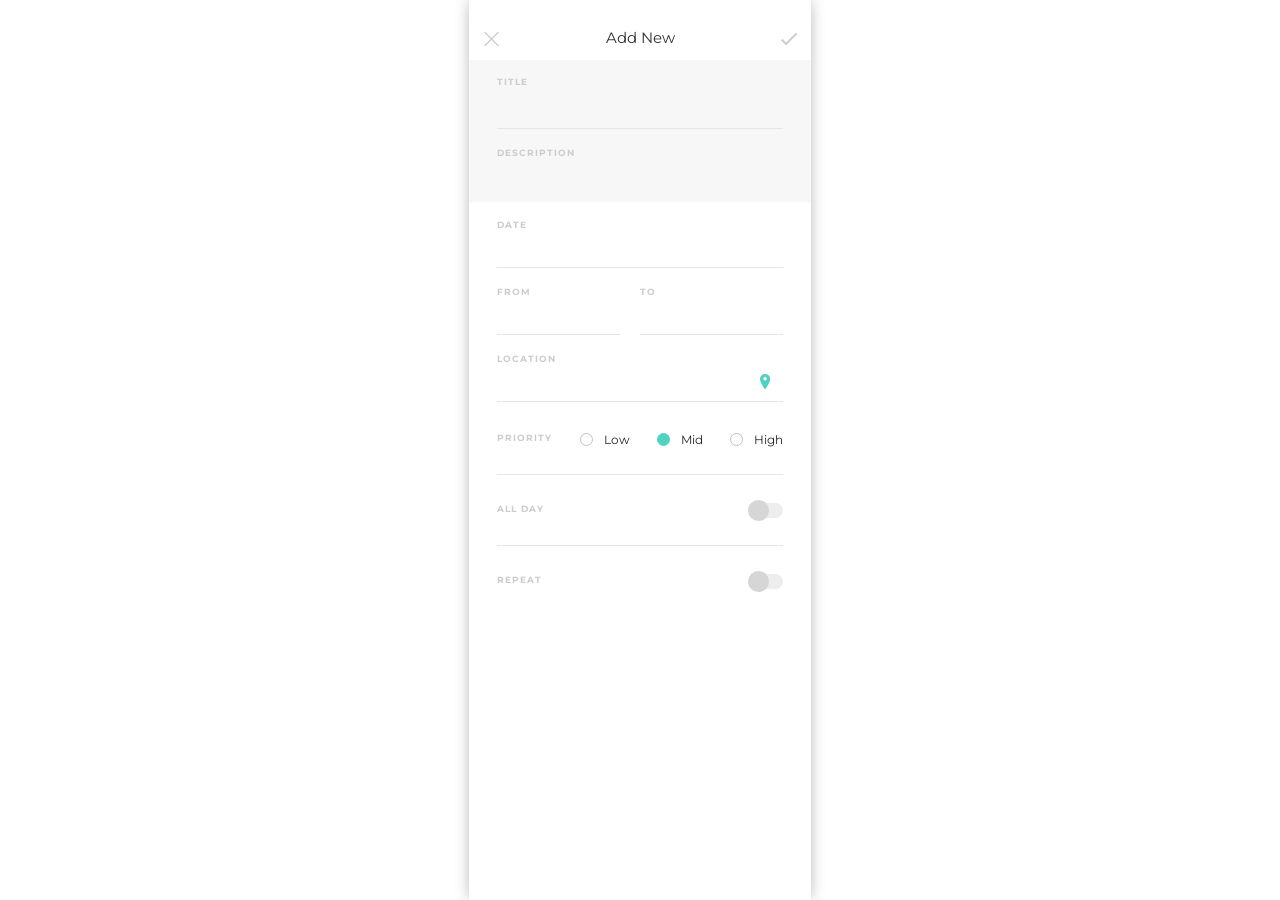
<file: 2015.06 외주/진짱의 비밀노트/Washington Template/Washington Template/addnew.html>
<!DOCTYPE html>

<html>
<head>
  <meta charset="utf-8">
  <title>Add New</title>
  <meta name="viewport" content="width=device-width, initial-scale=1, maximum-scale=1, user-scalable=no">
  
  <link rel="stylesheet" type="text/css" href="css/normalize.css">
  <link rel="stylesheet" type="text/css" href="css/framework.css">
  <link rel="stylesheet" type="text/css" href="css/washington.css">
  <script src="js/webfont.js"></script>
  <script>
    WebFont.load({
      google: {
        families: ["Montserrat:400,700"]
      }
    });
  </script>
  <script type="text/javascript" src="js/modernizr.js"></script>
  <link rel="shortcut icon" type="image/x-icon" href="images/logoStandford32.ico">
  <link rel="apple-touch-icon" href="images/logoStandford32.ico">

  <link href="css/ionicons.min.css" rel="stylesheet" type="text/css" />
</head>
<body>
  <section class="w-section mobile-wrapper">

    <div class="page-content" id="main-stack">
      <div class="w-nav navbar" data-collapse="all" data-animation="over-left" data-duration="400" data-contain="1" data-easing="ease-out-quint" data-no-scroll="1">
        <div class="w-container">
          <div class="wrapper-mask" data-ix="menu-mask"></div>
          <div class="navbar-title">Add New</div>
          <a class="w-inline-block navbar-button right bigger" href="todo-list.html" data-load="1">
            <div class="navbar-button-icon icon ion-ios-checkmark-empty"></div>
          </a>
          <a class="w-inline-block navbar-button" href="todo-list.html" data-load="1">
            <div class="navbar-button-icon icon ion-ios-close-empty"></div>
          </a>
        </div>
      </div>
      <div class="body padding">
        <div class="w-form">
          <form id="email-form" name="email-form" data-name="Email Form" action="#">
            <div class="separator-fields"></div>
            <div class="separator-fields"></div>
            <div class="background-grey"></div>
            <div class="row-input-list">
              <label class="label-form" for="title">TITLE</label>
              <input class="w-input input-form in-grey" id="title" type="text" name="title" data-name="title" required="required">
              <div class="separator-fields"></div>
            </div>
            <div class="background-grey last"></div>
            <div class="row-input-list">
              <label class="label-form" for="description-2">DESCRIPTION</label>
              <input class="w-input input-form in-grey-last" id="description-2" type="text" name="description" data-name="description" required="required">
              <div class="separator-fields"></div>
            </div>
            <div class="row-input-list">
              <label class="label-form" for="birthday-field">DATE</label>
              <input class="w-input input-form" id="birthday-field" type="text" name="birthday" data-name="birthday" required="required">
              <div class="separator-fields"></div>
            </div>
            <div class="w-clearfix">
              <div class="row-input-list w50 left">
                <label class="label-form" for="birthday-field">FROM</label>
                <input class="w-input input-form" id="birthday-field" type="text" name="birthday" data-name="birthday" required="required">
                <div class="separator-fields"></div>
              </div>
              <div class="row-input-list w50">
                <label class="label-form" for="birthday-field">TO</label>
                <input class="w-input input-form" id="birthday-field" type="text" name="birthday" data-name="birthday" required="required">
                <div class="separator-fields"></div>
              </div>
            </div>
            <div class="row-input-list">
              <label class="label-form" for="birthday-field">LOCATION</label>
              <div class="block-input-combined">
                <input class="w-input input-form left" id="location" type="text" name="location" data-name="location" required="required">
                <a class="w-inline-block right-input-icon color" href="#">
                  <div class="icon ion-ios-location"></div>
                </a>
              </div>
              <div class="separator-fields"></div>
            </div>
            <div class="row-input-list">
              <div class="w-clearfix input-form one-line">
                <label class="label-form middle" for="email">PRIORITY</label>
                <div class="w-clearfix radios-container">
                  <div class="w-radio w-clearfix radio-button">
                    <div class="radio-bullet-replacement"></div>
                    <input class="w-radio-input radio-bullet" id="node-9" type="radio" name="Radio3" value="2" data-name="Radio3">
                    <label class="w-form-label" for="node-9">High</label>
                  </div>
                  <div class="w-radio w-clearfix radio-button">
                    <div class="radio-bullet-replacement checked"></div>
                    <input class="w-radio-input radio-bullet" id="node-6" type="radio" name="Radio3" value="1" data-name="Radio3">
                    <label class="w-form-label" for="node-6">Mid</label>
                  </div>
                  <div class="w-radio w-clearfix radio-button">
                    <div class="radio-bullet-replacement"></div>
                    <input class="w-radio-input radio-bullet" id="node-5" type="radio" name="Radio3" value="0" data-name="Radio3">
                    <label class="w-form-label" for="node-5">Low</label>
                  </div>
                </div>
              </div>
              <div class="separator-fields"></div>
            </div>
            <div class="row-input-list">
              <div class="w-clearfix input-form one-line">
                <label class="label-form middle" for="email">ALL&nbsp;DAY</label>
                <div class="w-clearfix radios-container">
                  <div class="w-checkbox w-clearfix checkbox-field">
                    <div class="checkbox-handle"></div>
                    <input class="w-checkbox-input checkbox-input" id="checkbox" type="checkbox" name="checkbox" data-name="Checkbox">
                    <label class="w-form-label checkbox-label" for="checkbox"></label>
                  </div>
                </div>
              </div>
              <div class="separator-fields"></div>
            </div>
            <div class="row-input-list">
              <div class="w-clearfix input-form one-line last">
                <label class="label-form middle" for="email">REPEAT</label>
                <div class="w-clearfix radios-container">
                  <div class="w-checkbox w-clearfix checkbox-field">
                    <div class="checkbox-handle"></div>
                    <input class="w-checkbox-input checkbox-input" id="checkbox-2" type="checkbox" name="checkbox-2" data-name="Checkbox 2">
                    <label class="w-form-label checkbox-label" for="checkbox-2"></label>
                  </div>
                </div>
              </div>
              <div class="separator-fields"></div>
            </div>
          </form>
          <div class="w-form-done">
            <p>Thank you! Your submission has been received!</p>
          </div>
          <div class="w-form-fail">
            <p>Oops! Something went wrong while submitting the form</p>
          </div>
        </div>
      </div>
    </div>
    <div class="page-content loading-mask" id="new-stack">
      <div class="loading-icon">
        <div class="navbar-button-icon icon ion-load-d"></div>
      </div>
    </div>
    <div class="shadow-layer"></div>
  </section>
  <script type="text/javascript" src="js/jquery.min.js"></script>
  <script type="text/javascript" src="js/framework.js"></script>
  <!--[if lte IE 9]><script src="js/placeholders.min.js"></script><![endif]-->
</body>
</html>
</file>
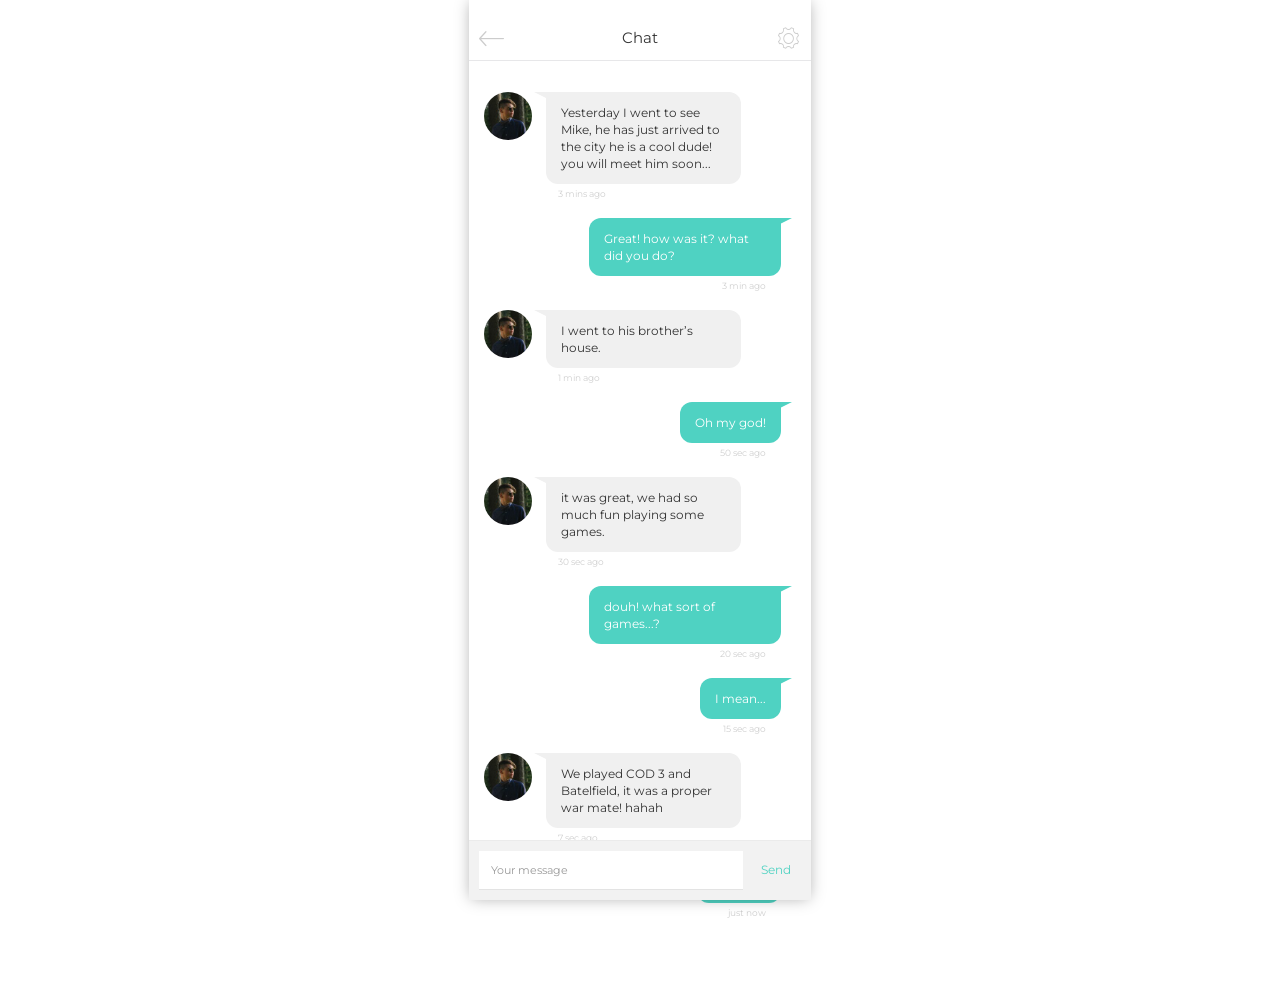
<file: 2015.06 외주/진짱의 비밀노트/Washington Template/Washington Template/chat.html>
<!DOCTYPE html>

<html>
<head>
  <meta charset="utf-8">
  <title>Chat</title>
  <meta name="viewport" content="width=device-width, initial-scale=1, maximum-scale=1, user-scalable=no">
  
  <link rel="stylesheet" type="text/css" href="css/normalize.css">
  <link rel="stylesheet" type="text/css" href="css/framework.css">
  <link rel="stylesheet" type="text/css" href="css/washington.css">
  <script src="js/webfont.js"></script>
  <script>
    WebFont.load({
      google: {
        families: ["Montserrat:400,700"]
      }
    });
  </script>
  <script type="text/javascript" src="js/modernizr.js"></script>
  <link rel="shortcut icon" type="image/x-icon" href="images/logoStandford32.ico">
  <link rel="apple-touch-icon" href="images/logoStandford32.ico">

  <link href="css/ionicons.min.css" rel="stylesheet" type="text/css" />
</head>
<body>
  <section class="w-section mobile-wrapper">

    <div class="page-content" id="main-stack">
      <div class="w-nav navbar" data-collapse="all" data-animation="over-left" data-duration="400" data-contain="1" data-easing="ease-out-quint" data-no-scroll="1">
        <div class="w-container">
          <div class="wrapper-mask" data-ix="menu-mask"></div>
          <div class="navbar-title">Chat</div>
          <a class="w-inline-block navbar-button" href="messages.html" data-load="1">
            <div class="navbar-button-icon icon ion-ios-arrow-thin-left"></div>
          </a>
          <a class="w-inline-block navbar-button right" href="settings.html" data-ix="search-box">
            <div class="navbar-button-icon smaller icon ion-ios-gear-outline" data-load="1"></div>
          </a>
        </div>
      </div>
      <div class="body">
        <ul class="list list-chats">
          <li class="w-clearfix list-chat" data-ix="list-item">
            <div class="column-left chat">
              <div class="image-message chat"><img src="images/128 (4).jpg">
              </div>
            </div>
            <div class="w-clearfix column-right chat">
              <div class="arrow-globe"></div>
              <div class="chat-text">Yesterday I went to see Mike, he has just arrived to the city he is a cool dude! you will meet him soon...</div>
              <div class="chat-time">3 mins ago</div>
            </div>
          </li>
          <li class="list-chat right" data-ix="list-item">
            <div class="w-clearfix column-right chat right">
              <div class="arrow-globe right"></div>
              <div class="chat-text right">Great! how was it? what did you do?</div>
              <div class="chat-time right">3 min ago</div>
            </div>
          </li>
          <li class="w-clearfix list-chat" data-ix="list-item">
            <div class="column-left chat">
              <div class="image-message chat"><img src="images/128 (4).jpg">
              </div>
            </div>
            <div class="w-clearfix column-right chat">
              <div class="arrow-globe"></div>
              <div class="chat-text">I went to his brother’s house.</div>
              <div class="chat-time">1 min ago</div>
            </div>
          </li>
          <li class="list-chat right" data-ix="list-item">
            <div class="w-clearfix column-right chat right">
              <div class="arrow-globe right"></div>
              <div class="chat-text right">Oh my god!</div>
              <div class="chat-time right">50 sec ago</div>
            </div>
          </li>
          <li class="w-clearfix list-chat" data-ix="list-item">
            <div class="column-left chat">
              <div class="image-message chat"><img src="images/128 (4).jpg">
              </div>
            </div>
            <div class="w-clearfix column-right chat">
              <div class="arrow-globe"></div>
              <div class="chat-text">it was great, we had so much fun playing some games.</div>
              <div class="chat-time">30 sec ago</div>
            </div>
          </li>
          <li class="list-chat right" data-ix="list-item">
            <div class="w-clearfix column-right chat right">
              <div class="arrow-globe right"></div>
              <div class="chat-text right">douh! what sort of games...?</div>
              <div class="chat-time right">20 sec ago</div>
            </div>
          </li>
          <li class="list-chat right" data-ix="list-item">
            <div class="w-clearfix column-right chat right">
              <div class="arrow-globe right"></div>
              <div class="chat-text right">I mean...</div>
              <div class="chat-time right">15 sec ago</div>
            </div>
          </li>
          <li class="w-clearfix list-chat" data-ix="list-item">
            <div class="column-left chat">
              <div class="image-message chat"><img src="images/128 (4).jpg">
              </div>
            </div>
            <div class="w-clearfix column-right chat">
              <div class="arrow-globe"></div>
              <div class="chat-text">We played COD 3 and Batelfield, it was a proper war mate! hahah</div>
              <div class="chat-time">7 sec ago</div>
            </div>
          </li>
          <li class="list-chat right" data-ix="list-item">
            <div class="w-clearfix column-right chat right">
              <div class="arrow-globe right"></div>
              <div class="chat-text right">oh!! cool!</div>
              <div class="chat-time right">just now</div>
            </div>
          </li>
        </ul>
      </div>
      <div class="input-chat-block">
        <div class="w-form">
          <form class="w-clearfix" id="wf-form-Send" name="wf-form-Send" data-name="Send" action="#">
            <input class="w-input input-chat" id="chat-message" type="text" placeholder="Your message" name="email" data-name="Email" required="required">
            <input class="w-button chat-button" type="submit" value="Send" data-wait="Please wait...">
          </form>
          <div class="w-form-done">
            <p>Thank you! Your submission has been received!</p>
          </div>
          <div class="w-form-fail">
            <p>Oops! Something went wrong while submitting the form</p>
          </div>
        </div>
      </div>
    </div>
    <div class="page-content loading-mask" id="new-stack">
      <div class="loading-icon">
        <div class="navbar-button-icon icon ion-load-d"></div>
      </div>
    </div>
    <div class="shadow-layer"></div>
  </section>
  <script type="text/javascript" src="js/jquery.min.js"></script>
  <script type="text/javascript" src="js/framework.js"></script>
  <!--[if lte IE 9]><script src="js/placeholders.min.js"></script><![endif]-->
</body>
</html>
</file>
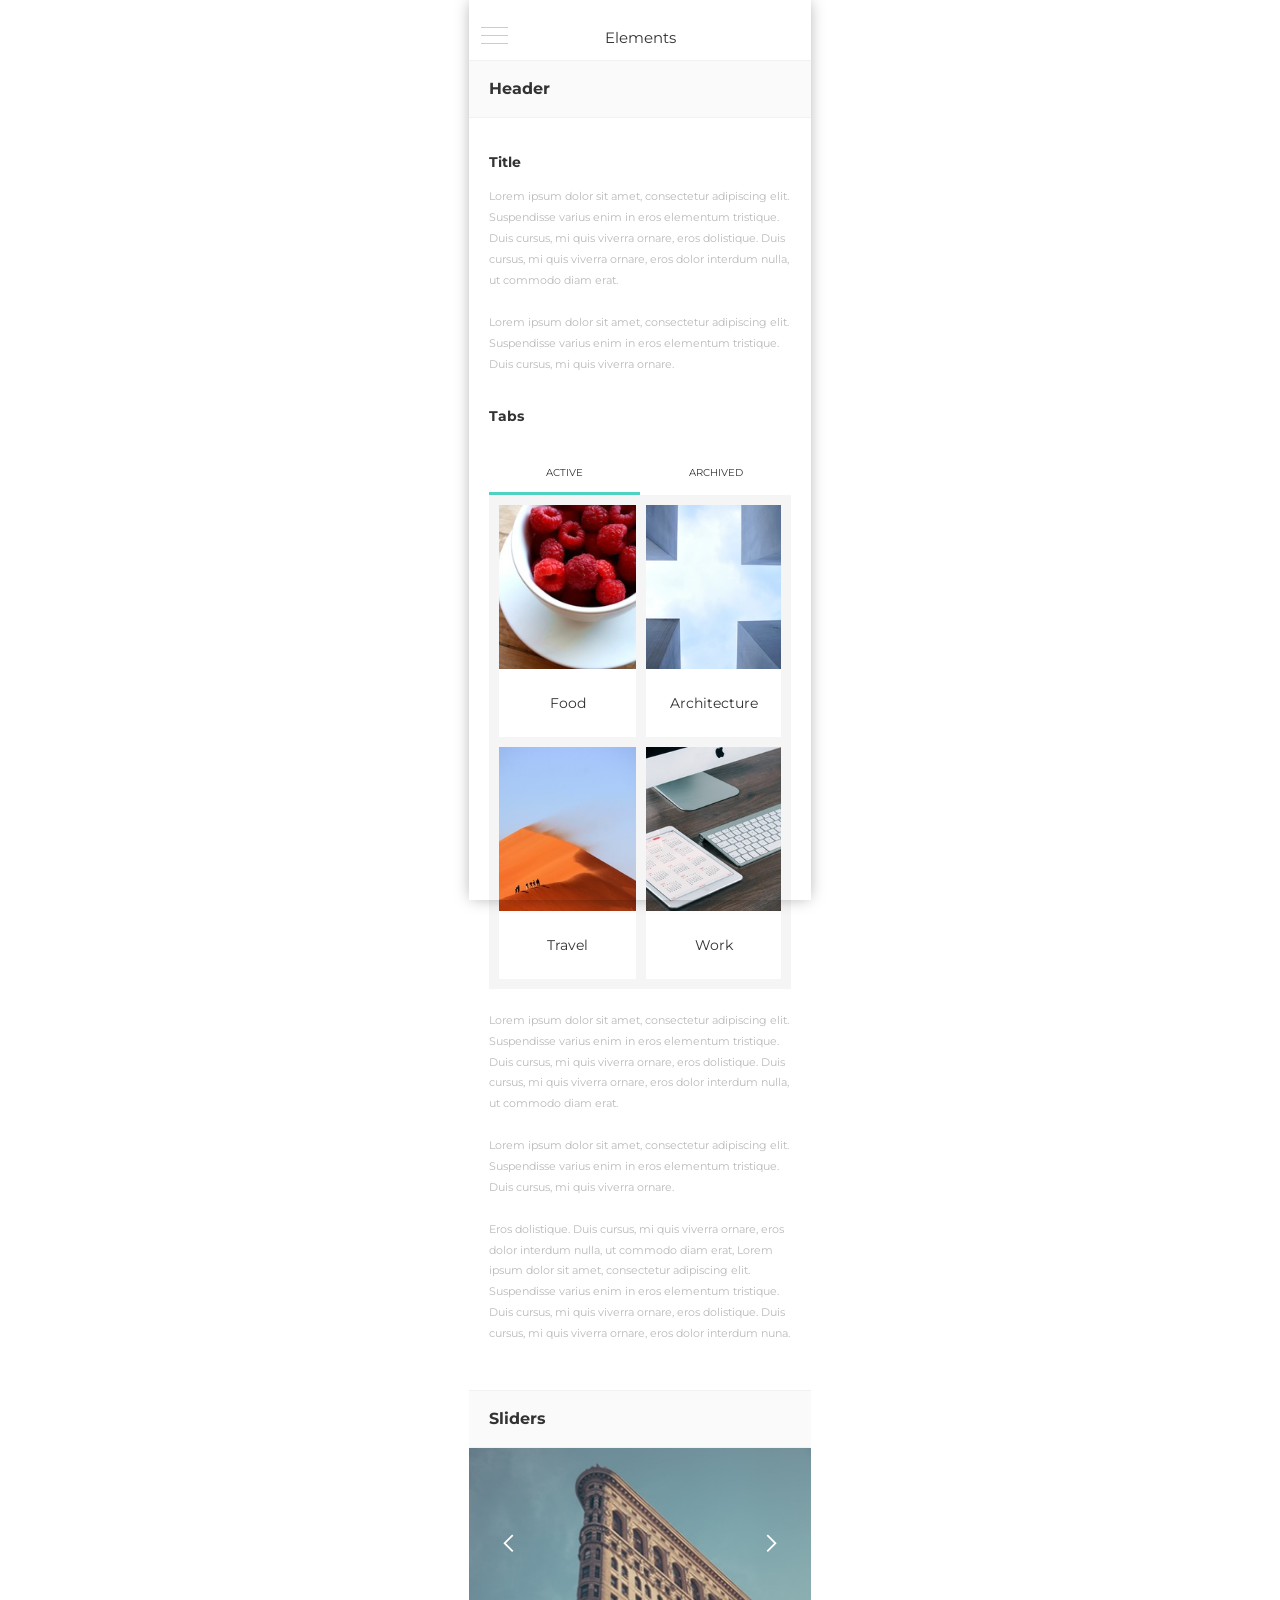
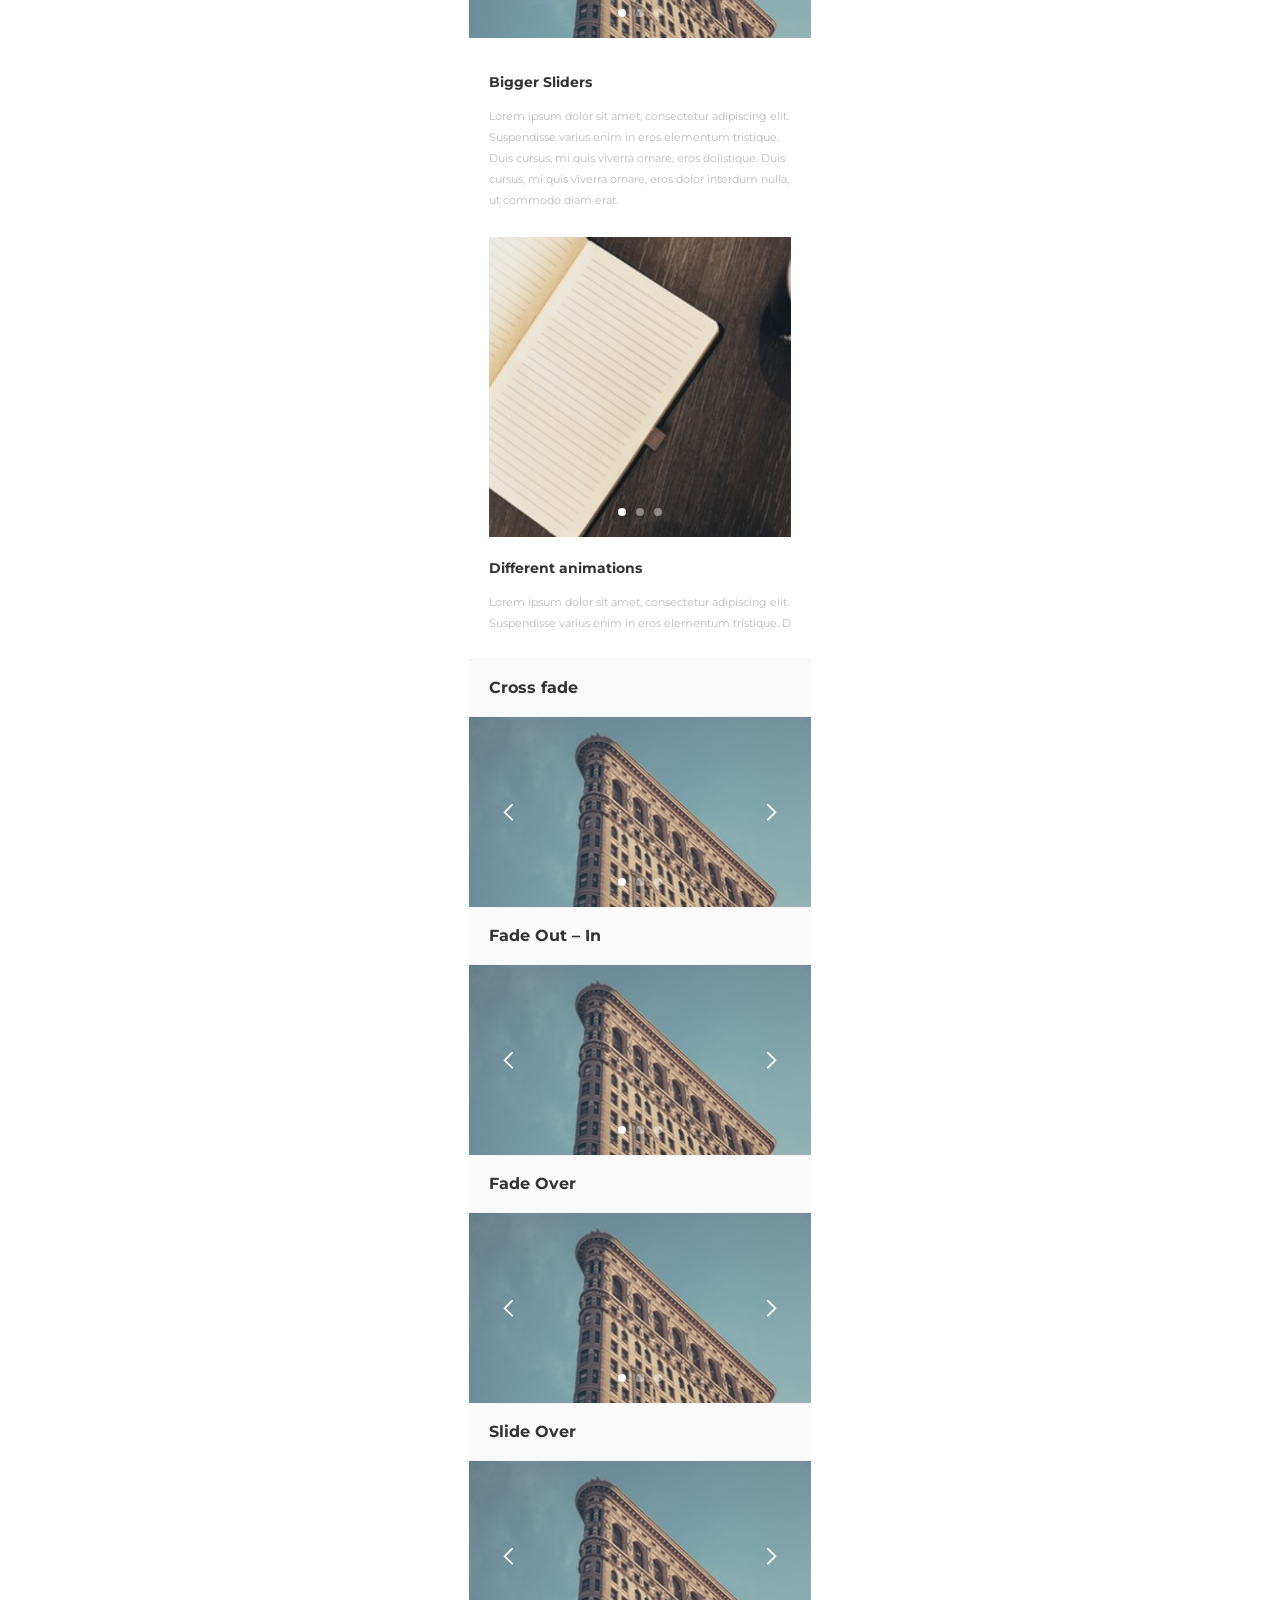
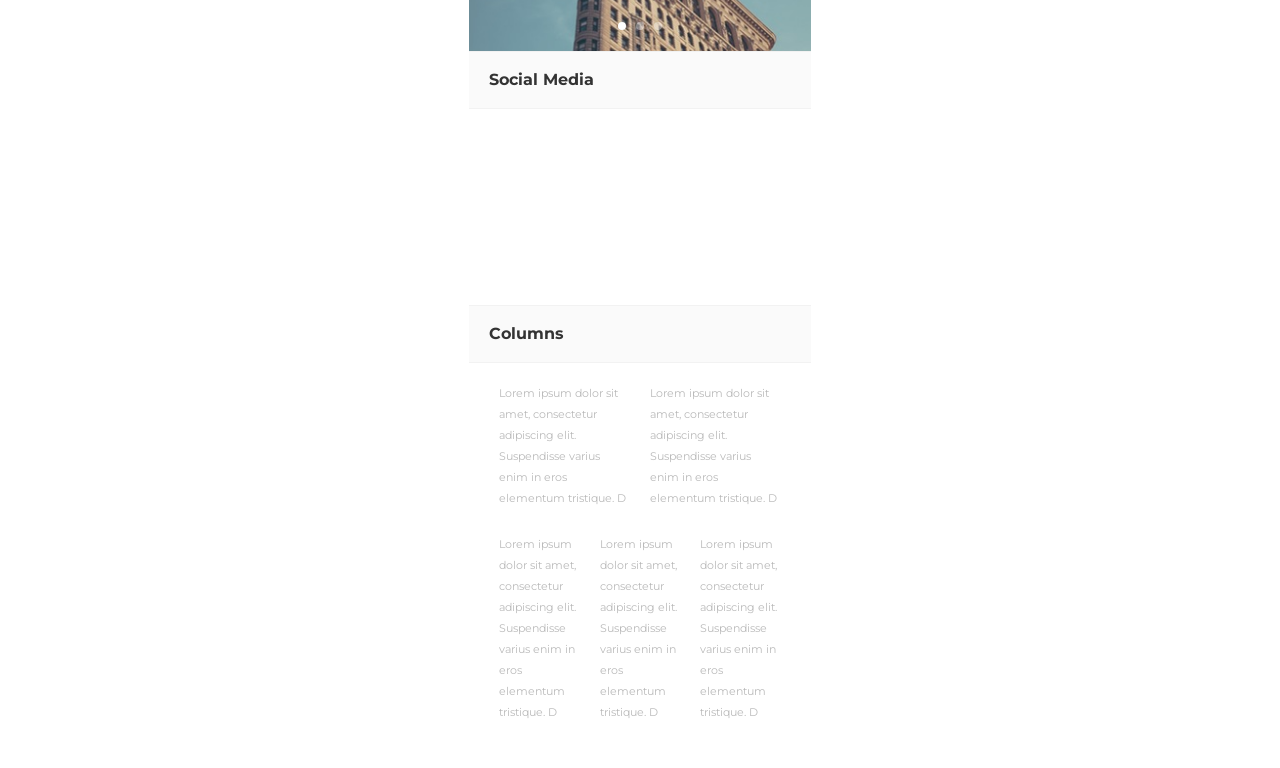
<file: 2015.06 외주/진짱의 비밀노트/Washington Template/Washington Template/elements.html>
<!DOCTYPE html>

<html>
<head>
  <meta charset="utf-8">
  <title>Elements</title>
  <meta name="viewport" content="width=device-width, initial-scale=1, maximum-scale=1, user-scalable=no">
  
  <link rel="stylesheet" type="text/css" href="css/normalize.css">
  <link rel="stylesheet" type="text/css" href="css/framework.css">
  <link rel="stylesheet" type="text/css" href="css/washington.css">
  <script src="js/webfont.js"></script>
  <script>
    WebFont.load({
      google: {
        families: ["Montserrat:400,700"]
      }
    });
  </script>
  <script type="text/javascript" src="js/modernizr.js"></script>
  <link rel="shortcut icon" type="image/x-icon" href="images/logoStandford32.ico">
  <link rel="apple-touch-icon" href="images/logoStandford32.ico">

  <link href="css/ionicons.min.css" rel="stylesheet" type="text/css" />
</head>
<body>
  <section class="w-section mobile-wrapper">

    <div class="page-content" id="main-stack">
      <div class="w-nav navbar" data-collapse="all" data-animation="over-left" data-duration="400" data-contain="1" data-no-scroll="1" data-easing="ease-out-quint">
        <div class="w-container">
          <nav class="w-nav-menu nav-menu" role="navigation">
            <div class="nav-menu-header">
              <div class="logo">Washington</div>
              <div class="slogan">All you need is here.</div>
            </div>
            <a class="w-clearfix w-inline-block nav-menu-link" href="index.html" data-load="1">
              <div class="icon-list-menu">
                <div class="icon ion-ios-home-outline"></div>
              </div>
              <div class="nav-menu-titles">Splash Screen</div>
            </a>
            <a class="w-clearfix w-inline-block nav-menu-link" href="login.html" data-load="1">
              <div class="icon-list-menu">
                <div class="icon ion-ios-download-outline"></div>
              </div>
              <div class="nav-menu-titles">Login</div>
            </a>
            <a class="w-clearfix w-inline-block nav-menu-link" href="signup.html" data-load="1">
              <div class="icon-list-menu">
                <div class="icon ion-ios-cloud-upload-outline"></div>
              </div>
              <div class="nav-menu-titles">Sign Up</div>
            </a>
            <a class="w-clearfix w-inline-block nav-menu-link" href="forgot.html" data-load="1">
              <div class="icon-list-menu">
                <div class="icon ion-ios-unlocked-outline"></div>
              </div>
              <div class="nav-menu-titles">Remember Password</div>
            </a>
            <a class="w-clearfix w-inline-block nav-menu-link" href="todo-list.html" data-load="1">
              <div class="icon-list-menu">
                <div class="icon ion-ios-list-outline"></div>
              </div>
              <div class="nav-menu-titles">To Do List</div>
              <div class="nav-menu-text-right">8</div>
            </a>
            <a class="w-clearfix w-inline-block nav-menu-link" href="addnew.html" data-load="1">
              <div class="icon-list-menu">
                <div class="icon ion-ios-checkmark-outline"></div>
              </div>
              <div class="nav-menu-titles">New To Do</div>
            </a>
            <a class="w-clearfix w-inline-block nav-menu-link" href="messages.html" data-load="1">
              <div class="icon-list-menu">
                <div class="icon ion-ios-albums-outline"></div>
              </div>
              <div class="nav-menu-titles">Messages</div>
              <div class="nav-menu-text-right">8</div>
            </a>
            <a class="w-clearfix w-inline-block nav-menu-link" href="chat.html" data-load="1">
              <div class="icon-list-menu">
                <div class="icon ion-ios-chatboxes-outline"></div>
              </div>
              <div class="nav-menu-titles">Chat</div>
            </a>
            <a class="w-clearfix w-inline-block nav-menu-link" href="groups.html" data-load="1">
              <div class="icon-list-menu">
                <div class="icon ion-ios-keypad-outline"></div>
              </div>
              <div class="nav-menu-titles">News Groups</div>
              <div class="nav-menu-text-right">12</div>
            </a>
            <a class="w-clearfix w-inline-block nav-menu-link" href="news.html" data-load="1">
              <div class="icon-list-menu">
                <div class="icon ion-ios-paper-outline"></div>
              </div>
              <div class="nav-menu-titles">News List</div>
              <div class="nav-menu-text-right">14</div>
            </a>
            <a class="w-clearfix w-inline-block nav-menu-link" href="newitem.html" data-load="1">
              <div class="icon-list-menu">
                <div class="icon ion-ios-compose-outline"></div>
              </div>
              <div class="nav-menu-titles">News Post</div>
              <div class="nav-menu-text-right">14</div>
            </a>
            <a class="w-clearfix w-inline-block nav-menu-link" href="about-us.html" data-load="1">
              <div class="icon-list-menu">
                <div class="icon ion-ios-person-outline"></div>
              </div>
              <div class="nav-menu-titles">About the App</div>
            </a>
            <a class="w-clearfix w-inline-block nav-menu-link" href="maps.html" data-load="1">
              <div class="icon-list-menu">
                <div class="icon ion-ios-location-outline"></div>
              </div>
              <div class="nav-menu-titles">Maps</div>
            </a>
            <a class="w-clearfix w-inline-block nav-menu-link" href="elements.html" data-load="1">
              <div class="icon-list-menu">
                <div class="icon ion-ios-box-outline"></div>
              </div>
              <div class="nav-menu-titles">Elements</div>
            </a>
            <a class="w-clearfix w-inline-block nav-menu-link" href="settings.html" data-load="1">
              <div class="icon-list-menu">
                <div class="icon ion-ios-gear-outline"></div>
              </div>
              <div class="nav-menu-titles">Settings</div>
            </a>
            <a class="w-clearfix w-inline-block nav-menu-link last" href="terms.html" data-load="1">
              <div class="icon-list-menu">
                <div class="icon ion-ios-bookmarks-outline"></div>
              </div>
              <div class="nav-menu-titles">Terms and Conditions</div>
            </a>
            <div class="separator-bottom"></div>
            <div class="separator-bottom"></div>
            <div class="separator-bottom"></div>
          </nav>
          <div class="wrapper-mask" data-ix="menu-mask"></div>
          <div class="navbar-title">Elements</div>
          <div class="w-nav-button navbar-button left" id="menu-button" data-ix="hide-navbar-icons">
            <div class="navbar-button-icon home-icon">
              <div class="bar-home-icon"></div>
              <div class="bar-home-icon"></div>
              <div class="bar-home-icon"></div>
            </div>
          </div>
        </div>
      </div>
      <div class="body">
        <div class="news-container item-new">
          <div>
            <div class="grey-header">
              <h2 class="grey-heading-title">Header</h2>
            </div>
            <div class="text-new no-borders">
              <div>
                <div class="separator-fields"></div>
                <h2 class="title-new">Title</h2>
                <div class="separator-fields"></div>
                <p class="description-new">Lorem ipsum dolor sit amet, consectetur adipiscing elit. Suspendisse varius enim in eros elementum tristique. Duis cursus, mi quis viverra ornare, eros dolistique. Duis cursus, mi quis viverra ornare, eros dolor interdum nulla, ut commodo diam erat.
                  <br>
                  <br>Lorem ipsum dolor sit amet, consectetur adipiscing elit. Suspendisse varius enim in eros elementum tristique. Duis cursus, mi quis viverra ornare.</p>
                <div class="separator-button"></div>
              </div>
              <div>
                <h2 class="title-new">Tabs</h2>
                <div class="separator-fields"></div>
                <div class="w-tabs" data-duration-in="300" data-duration-out="100">
                  <div class="w-tab-menu top-buttons">
                    <a class="w-tab-link w--current w-inline-block toolbar-top-button" data-w-tab="Tab 1">
                      <div>ACTIVE</div>
                    </a>
                    <a class="w-tab-link w-inline-block toolbar-top-button" data-w-tab="Tab 2">
                      <div>ARCHIVED</div>
                    </a>
                  </div>
                  <div class="w-tab-content tabs-content">
                    <div class="w-tab-pane w--tab-active w-clearfix tab-pane" data-w-tab="Tab 1">
                      <div class="group-block">
                        <a class="w-inline-block" href="news.html" data-load="1">
                          <div class="group-image"></div>
                          <div class="group-title">
                            <div class="title-text">Food</div>
                          </div>
                        </a>
                      </div>
                      <div class="group-block last">
                        <a class="w-inline-block" href="news.html" data-load="1">
                          <div class="group-image bg1"></div>
                          <div class="group-title">
                            <div class="title-text">Architecture</div>
                          </div>
                        </a>
                      </div>
                      <div class="group-block">
                        <a class="w-inline-block" href="news.html" data-load="1">
                          <div class="group-image bg2"></div>
                          <div class="group-title">
                            <div class="title-text">Travel</div>
                          </div>
                        </a>
                      </div>
                      <div class="group-block last">
                        <a class="w-inline-block" href="news.html" data-load="1">
                          <div class="group-image bg3"></div>
                          <div class="group-title">
                            <div class="title-text">Work</div>
                          </div>
                        </a>
                      </div>
                    </div>
                    <div class="w-tab-pane w-clearfix tab-pane" data-w-tab="Tab 2">
                      <div class="group-block">
                        <a class="w-inline-block" href="news.html" data-load="1">
                          <div class="group-image bg4"></div>
                          <div class="group-title">
                            <div class="title-text">Economy</div>
                          </div>
                        </a>
                      </div>
                      <div class="group-block last">
                        <a class="w-inline-block" href="news.html" data-load="1">
                          <div class="group-image bg5"></div>
                          <div class="group-title">
                            <div class="title-text">Fitness</div>
                          </div>
                        </a>
                      </div>
                      <div class="group-block">
                        <a class="w-inline-block" href="news.html" data-load="1">
                          <div class="group-image bg2"></div>
                          <div class="group-title">
                            <div class="title-text">Travel</div>
                          </div>
                        </a>
                      </div>
                      <div class="group-block last">
                        <a class="w-inline-block" href="news.html" data-load="1">
                          <div class="group-image bg3"></div>
                          <div class="group-title">
                            <div class="title-text">Work</div>
                          </div>
                        </a>
                      </div>
                    </div>
                  </div>
                </div>
                <div class="separator-button"></div>
                <p class="description-new">Lorem ipsum dolor sit amet, consectetur adipiscing elit. Suspendisse varius enim in eros elementum tristique. Duis cursus, mi quis viverra ornare, eros dolistique. Duis cursus, mi quis viverra ornare, eros dolor interdum nulla, ut commodo diam erat.
                  <br>
                  <br>Lorem ipsum dolor sit amet, consectetur adipiscing elit. Suspendisse varius enim in eros elementum tristique. Duis cursus, mi quis viverra ornare.
                  <br>
                  <br>Eros dolistique. Duis cursus, mi quis viverra ornare, eros dolor interdum nulla, ut commodo diam erat,&nbsp;Lorem ipsum dolor sit amet, consectetur adipiscing elit. Suspendisse varius enim in eros elementum tristique. Duis cursus, mi quis viverra ornare, eros dolistique. Duis cursus, mi quis viverra ornare, eros dolor interdum nuna.</p>
                <div class="separator-button"></div>
              </div>
            </div>
            <div class="grey-header">
              <h2 class="grey-heading-title">Sliders</h2>
            </div>
            <div class="w-slider hero-slider" data-animation="over" data-duration="500" data-infinite="1" data-nav-spacing="5" data-delay="4000" data-autoplay="1">
              <div class="w-slider-mask">
                <div class="w-slide slide"></div>
                <div class="w-slide slide bg2"></div>
                <div class="w-slide slide bg3"></div>
              </div>
              <div class="w-slider-arrow-left arrow-icon">
                <div class="w-icon-slider-left"></div>
              </div>
              <div class="w-slider-arrow-right arrow-icon">
                <div class="w-icon-slider-right"></div>
              </div>
              <div class="w-slider-nav w-round slider-bullets"></div>
            </div>
            <div class="text-new no-borders">
              <div>
                <div class="separator-fields"></div>
                <h2 class="title-new">Bigger Sliders</h2>
                <div class="separator-fields"></div>
                <p class="description-new">Lorem ipsum dolor sit amet, consectetur adipiscing elit. Suspendisse varius enim in eros elementum tristique. Duis cursus, mi quis viverra ornare, eros dolistique. Duis cursus, mi quis viverra ornare, eros dolor interdum nulla, ut commodo diam erat.</p>
                <div class="separator-button"></div>
              </div>
              <div class="w-slider hero-slider bigger" data-animation="slide" data-duration="500" data-infinite="1" data-nav-spacing="5" data-delay="4000" data-autoplay="1">
                <div class="w-slider-mask">
                  <div class="w-slide slide bg3"></div>
                  <div class="w-slide slide bg2"></div>
                  <div class="w-slide slide">
                    <h4 class="slider-element-test">Add any <br>element<br>inside</h4>
                  </div>
                </div>
                <div class="w-slider-nav w-round slider-bullets"></div>
              </div>
              <div class="separator-bottom"></div>
              <div>
                <h2 class="title-new">Different animations</h2>
                <div class="separator-fields"></div>
                <p class="description-new">Lorem ipsum dolor sit amet, consectetur adipiscing elit. Suspendisse varius enim in eros elementum tristique. D</p>
              </div>
            </div>
            <div>
              <div class="grey-header">
                <h2 class="grey-heading-title">Cross fade</h2>
              </div>
              <div class="w-slider hero-slider" data-animation="cross" data-duration="1000" data-infinite="1" data-nav-spacing="5" data-delay="4000" data-autoplay="1">
                <div class="w-slider-mask">
                  <div class="w-slide slide"></div>
                  <div class="w-slide slide bg2"></div>
                  <div class="w-slide slide bg3"></div>
                </div>
                <div class="w-slider-arrow-left arrow-icon">
                  <div class="w-icon-slider-left"></div>
                </div>
                <div class="w-slider-arrow-right arrow-icon">
                  <div class="w-icon-slider-right"></div>
                </div>
                <div class="w-slider-nav w-round slider-bullets"></div>
              </div>
            </div>
            <div>
              <div class="grey-header">
                <h2 class="grey-heading-title">Fade Out – In</h2>
              </div>
              <div class="w-slider hero-slider" data-animation="outin" data-duration="1000" data-infinite="1" data-nav-spacing="5" data-delay="3000" data-autoplay="1">
                <div class="w-slider-mask">
                  <div class="w-slide slide"></div>
                  <div class="w-slide slide bg2"></div>
                  <div class="w-slide slide bg3"></div>
                </div>
                <div class="w-slider-arrow-left arrow-icon">
                  <div class="w-icon-slider-left"></div>
                </div>
                <div class="w-slider-arrow-right arrow-icon">
                  <div class="w-icon-slider-right"></div>
                </div>
                <div class="w-slider-nav w-round slider-bullets"></div>
              </div>
            </div>
            <div>
              <div class="grey-header">
                <h2 class="grey-heading-title">Fade Over</h2>
              </div>
              <div class="w-slider hero-slider" data-animation="fade" data-duration="1000" data-infinite="1" data-nav-spacing="5" data-delay="4000" data-autoplay="1">
                <div class="w-slider-mask">
                  <div class="w-slide slide"></div>
                  <div class="w-slide slide bg2"></div>
                  <div class="w-slide slide bg3"></div>
                </div>
                <div class="w-slider-arrow-left arrow-icon">
                  <div class="w-icon-slider-left"></div>
                </div>
                <div class="w-slider-arrow-right arrow-icon">
                  <div class="w-icon-slider-right"></div>
                </div>
                <div class="w-slider-nav w-round slider-bullets"></div>
              </div>
            </div>
            <div>
              <div class="grey-header">
                <h2 class="grey-heading-title">Slide Over</h2>
              </div>
              <div class="w-slider hero-slider" data-animation="over" data-duration="1000" data-infinite="1" data-nav-spacing="5" data-delay="4000" data-autoplay="1">
                <div class="w-slider-mask">
                  <div class="w-slide slide"></div>
                  <div class="w-slide slide bg2"></div>
                  <div class="w-slide slide bg3"></div>
                </div>
                <div class="w-slider-arrow-left arrow-icon">
                  <div class="w-icon-slider-left"></div>
                </div>
                <div class="w-slider-arrow-right arrow-icon">
                  <div class="w-icon-slider-right"></div>
                </div>
                <div class="w-slider-nav w-round slider-bullets"></div>
              </div>
            </div>
            <div class="grey-header">
              <h2 class="grey-heading-title">Social Media</h2>
            </div>
            <div class="separator-button"></div>
            <div class="text-new no-borders">
              <div class="w-clearfix">
                <div class="w-widget w-widget-facebook social-block">
                  <iframe src="https://www.facebook.com/plugins/like.php?href=https%3A%2F%2Ffacebook.com%2Fsensationthemes&amp;layout=button_count&amp;locale=en_US&amp;action=like&amp;show_faces=false&amp;share=false" scrolling="no" frameborder="0" allowtransparency="true" style="border: none; overflow: hidden; width: 90px; height: 20px;"></iframe>
                </div>
                <div class="w-widget w-widget-twitter social-block">
                  <iframe src="https://platform.twitter.com/widgets/tweet_button.html#url=http%3A%2F%2Fsensationthemes.com&amp;counturl=sensationthemes.com&amp;text=Check%20out%20this%20site&amp;count=horizontal&amp;size=m&amp;dnt=true" scrolling="no" frameborder="0" allowtransparency="true" style="border: none; overflow: hidden; width: 110px; height: 20px;"></iframe>
                </div>
                <div class="w-widget w-widget-gplus social-block">
                  <div class="g-plusone" data-href="http://sensationthemes.com" data-size="medium" data-annotation="bubble" data-width="120" data-recommendations="false" id="___plusone_7" style="width: 90px; height: 20px; text-indent: 0px; margin: 0px; padding: 0px; border-style: none; float: none; line-height: normal; font-size: 1px; vertical-align: baseline; display: inline-block; background: transparent;"></div>
                </div>
              </div>
            </div>
            <div class="text-new no-borders">
              <div>
                <div class="w-row">
                  <div class="w-col w-col-4 w-col-small-4 w-col-tiny-4 w-clearfix">
                    <div class="w-widget w-widget-facebook social-block">
                      <iframe src="https://www.facebook.com/plugins/like.php?href=https%3A%2F%2Ffacebook.com%2Fsensationthemes&amp;layout=box_count&amp;locale=en_US&amp;action=like&amp;show_faces=false&amp;share=false" scrolling="no" frameborder="0" allowtransparency="true" style="border: none; overflow: hidden; width: 55px; height: 65px;"></iframe>
                    </div>
                  </div>
                  <div class="w-col w-col-4 w-col-small-4 w-col-tiny-4 w-clearfix">
                    <div class="w-widget w-widget-twitter social-block">
                      <iframe src="https://platform.twitter.com/widgets/tweet_button.html#url=http%3A%2F%2Fsensationthemes.com&amp;counturl=sensationthemes.com&amp;text=Check%20out%20this%20site&amp;count=vertical&amp;size=m&amp;dnt=true" scrolling="no" frameborder="0" allowtransparency="true" style="border: none; overflow: hidden; width: 55px; height: 62px;"></iframe>
                    </div>
                  </div>
                  <div class="w-col w-col-4 w-col-small-4 w-col-tiny-4 w-clearfix">
                    <div class="w-widget w-widget-gplus social-block">
                      <div class="g-plusone" data-href="http://sensationthemes.com" data-size="tall" data-annotation="bubble" data-width="120" data-recommendations="false" id="___plusone_9" style="width: 50px; height: 60px; text-indent: 0px; margin: 0px; padding: 0px; border-style: none; float: none; line-height: normal; font-size: 1px; vertical-align: baseline; display: inline-block; background: transparent;"></div>
                    </div>
                  </div>
                </div>
              </div>
            </div>
            <div class="grey-header">
              <h2 class="grey-heading-title">Columns</h2>
            </div>
            <div class="text-new no-borders">
              <div class="w-row">
                <div class="w-col w-col-6 w-col-small-6 w-col-tiny-6">
                  <p class="description-new">Lorem ipsum dolor sit amet, consectetur adipiscing elit. Suspendisse varius enim in eros elementum tristique. D</p>
                </div>
                <div class="w-col w-col-6 w-col-small-6 w-col-tiny-6">
                  <p class="description-new">Lorem ipsum dolor sit amet, consectetur adipiscing elit. Suspendisse varius enim in eros elementum tristique. D</p>
                </div>
              </div>
              <div class="separator-button"></div>
              <div class="w-row">
                <div class="w-col w-col-4 w-col-small-4 w-col-tiny-4">
                  <p class="description-new">Lorem ipsum dolor sit amet, consectetur adipiscing elit. Suspendisse varius enim in eros elementum tristique. D</p>
                </div>
                <div class="w-col w-col-4 w-col-small-4 w-col-tiny-4">
                  <p class="description-new">Lorem ipsum dolor sit amet, consectetur adipiscing elit. Suspendisse varius enim in eros elementum tristique. D</p>
                </div>
                <div class="w-col w-col-4 w-col-small-4 w-col-tiny-4">
                  <p class="description-new">Lorem ipsum dolor sit amet, consectetur adipiscing elit. Suspendisse varius enim in eros elementum tristique. D</p>
                </div>
              </div>
              <div class="separator-button"></div>
            </div>
          </div>
        </div>
      </div>
    </div>
    <div class="page-content loading-mask" id="new-stack">
      <div class="loading-icon">
        <div class="navbar-button-icon icon ion-load-d"></div>
      </div>
    </div>
    <div class="shadow-layer"></div>
  </section>
  <script type="text/javascript" src="js/jquery.min.js"></script>
  <script type="text/javascript" src="js/framework.js"></script>
  <!--[if lte IE 9]><script src="js/placeholders.min.js"></script><![endif]-->
</body>
</html>
</file>
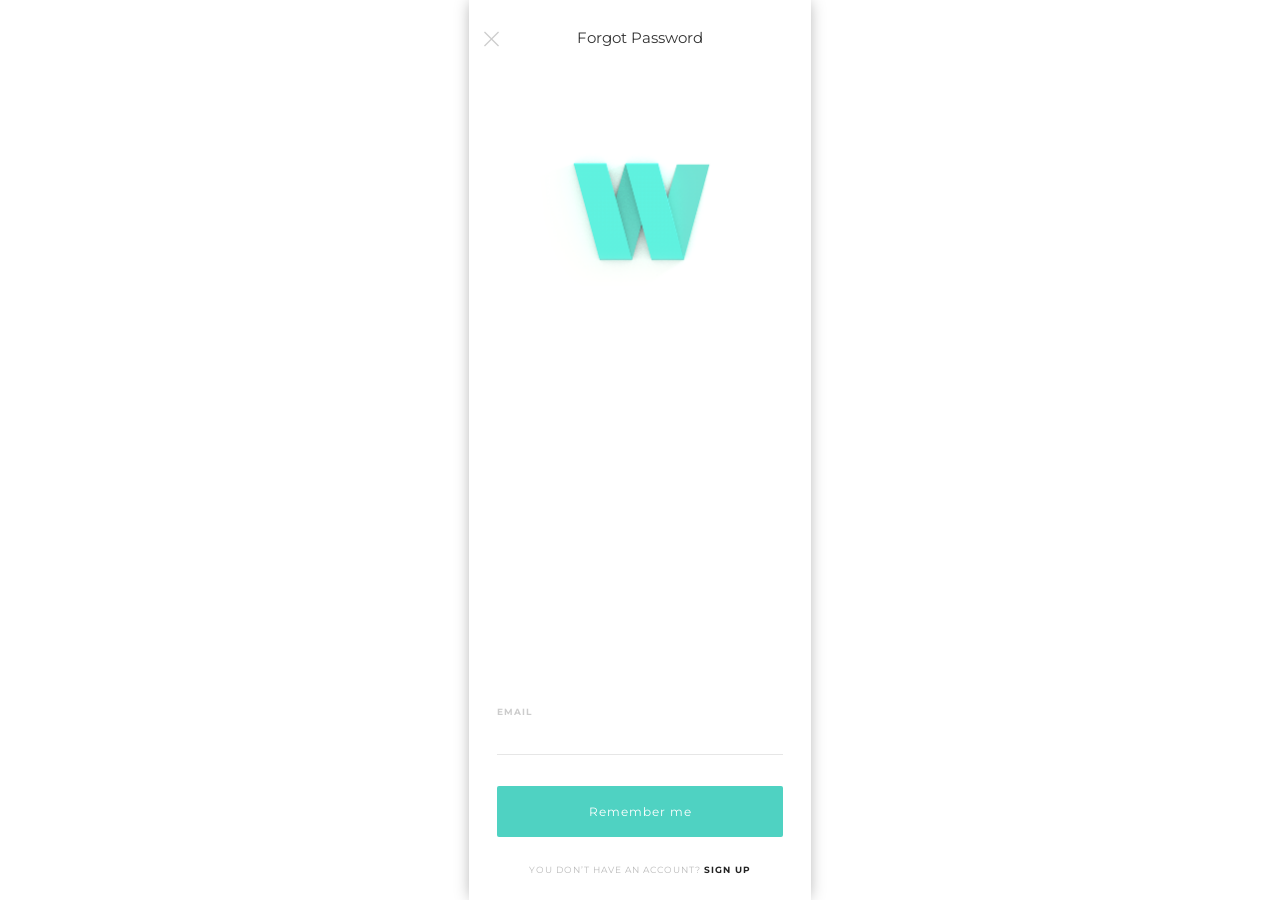
<file: 2015.06 외주/진짱의 비밀노트/Washington Template/Washington Template/forgot.html>
<!DOCTYPE html>

<html>
<head>
  <meta charset="utf-8">
  <title>Forgot</title>
  <meta name="viewport" content="width=device-width, initial-scale=1, maximum-scale=1, user-scalable=no">
  
  <link rel="stylesheet" type="text/css" href="css/normalize.css">
  <link rel="stylesheet" type="text/css" href="css/framework.css">
  <link rel="stylesheet" type="text/css" href="css/washington.css">
  <script src="js/webfont.js"></script>
  <script>
    WebFont.load({
      google: {
        families: ["Montserrat:400,700"]
      }
    });
  </script>
  <script type="text/javascript" src="js/modernizr.js"></script>
  <link rel="shortcut icon" type="image/x-icon" href="images/logoStandford32.ico">
  <link rel="apple-touch-icon" href="images/logoStandford32.ico">

  <link href="css/ionicons.min.css" rel="stylesheet" type="text/css" />
</head>
<body>
  <section class="w-section mobile-wrapper">

    <div class="page-content" id="main-stack" data-scroll="0">
      <div class="w-nav navbar" data-collapse="all" data-animation="over-left" data-duration="400" data-contain="1" data-easing="ease-out-quint" data-no-scroll="1">
        <div class="w-container">
          <div class="wrapper-mask" data-ix="menu-mask"></div>
          <div class="navbar-title">Forgot Password</div>
          <a class="w-inline-block navbar-button" href="login.html" data-load="1">
            <div class="navbar-button-icon icon ion-ios-close-empty"></div>
          </a>
        </div>
      </div>
      <div class="body padding">
        <div class="logo-login bigger"></div>
        <div class="bottom-section padding">
          <div class="w-form">
            <form id="submit-form" name="email-form" data-name="Email Form" data-redirect="login.html" action="#">
              <div>
                <label class="label-form" for="email-field">EMAIL</label>
                <input class="w-input input-form" id="email-field" type="email" name="email" data-name="email" required="required">
                <div class="separator-button"></div>
              </div>
              <input class="w-button action-button" type="submit" value="Remember me" data-wait="Please wait...">
              <div class="separator-button"></div><a class="link-upper" href="signup.html" data-load="1">YOU DON’T HAVE AN ACCOUNT? <strong class="b-link">SIGN UP</strong></a>
            </form>
            <div class="w-form-done">
              <p>Thank you! Your submission has been received!</p>
            </div>
            <div class="w-form-fail">
              <p>Oops! Something went wrong while submitting the form</p>
            </div>
          </div>
        </div>
      </div>
    </div>
    <div class="page-content loading-mask" id="new-stack">
      <div class="loading-icon">
        <div class="navbar-button-icon icon ion-load-d"></div>
      </div>
    </div>
    <div class="shadow-layer"></div>
  </section>
  <script type="text/javascript" src="js/jquery.min.js"></script>
  <script type="text/javascript" src="js/framework.js"></script>
  <!--[if lte IE 9]><script src="js/placeholders.min.js"></script><![endif]-->
</body>
</html>
</file>
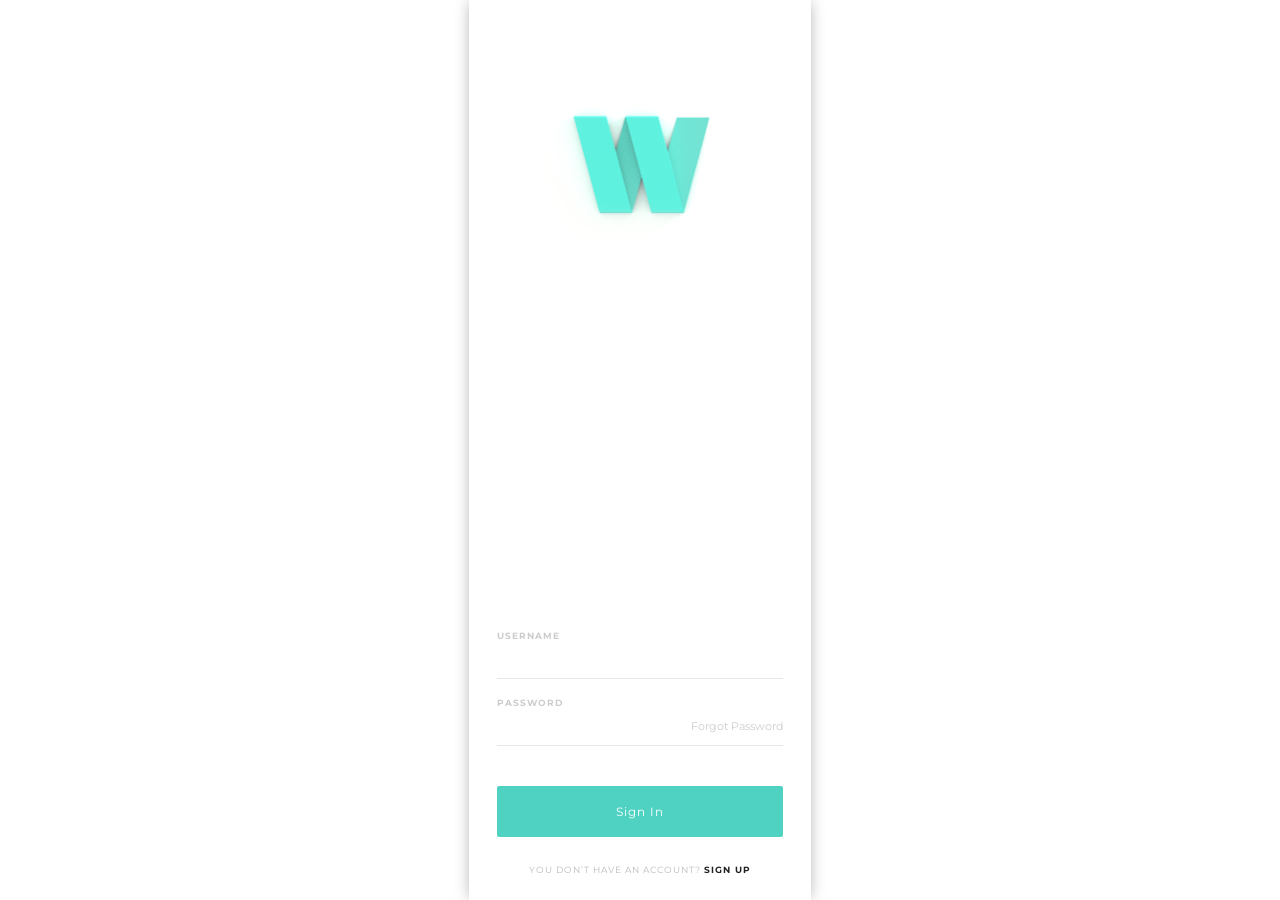
<file: 2015.06 외주/진짱의 비밀노트/Washington Template/Washington Template/login.html>
<!DOCTYPE html>

<html>
<head>
  <meta charset="utf-8">
  <title>Login</title>
  <meta name="viewport" content="width=device-width, initial-scale=1, maximum-scale=1, user-scalable=no">
  
  <link rel="stylesheet" type="text/css" href="css/normalize.css">
  <link rel="stylesheet" type="text/css" href="css/framework.css">
  <link rel="stylesheet" type="text/css" href="css/washington.css">
  <script src="js/webfont.js"></script>
  <script>
    WebFont.load({
      google: {
        families: ["Montserrat:400,700"]
      }
    });
  </script>
  <script type="text/javascript" src="js/modernizr.js"></script>
  <link rel="shortcut icon" type="image/x-icon" href="images/logoStandford32.ico">
  <link rel="apple-touch-icon" href="images/logoStandford32.ico">

  <link href="css/ionicons.min.css" rel="stylesheet" type="text/css" />
</head>
<body>
  <section class="w-section mobile-wrapper">

    <div class="page-content" id="main-stack" data-scroll="0">
      <div class="w-nav navbar"></div>
      <div class="body padding">
        <div class="logo-login"></div>
        <div class="bottom-section padding">
          <div class="w-form">
            <form id="submit-form" name="email-form" data-name="Email Form" data-redirect="settings.html" action="#">
              <div>
                <label class="label-form" for="email-field">USERNAME</label>
                <input class="w-input input-form" id="email-field" type="email" name="email" data-name="email" required="required">
                <div class="separator-fields"></div>
              </div>
              <div>
                <label class="label-form" for="email">PASSWORD</label>
                <div class="w-clearfix block-input-combined">
                  <input class="w-input input-form left" id="password-field" type="password" name="password" data-name="password" required="required"><a class="right-input-link" href="forgot.html" data-load="1">Forgot Password</a>
                </div>
                <div class="separator-button-input"></div>
              </div>
              <input class="w-button action-button" type="submit" value="Sign In" data-wait="Please wait...">
              <div class="separator-button"></div><a class="link-upper" href="signup.html" data-load="1">YOU DON’T HAVE AN ACCOUNT? <strong class="b-link">SIGN UP</strong></a>
            </form>
            <div class="w-form-done">
              <p>Thank you! Your submission has been received!</p>
            </div>
            <div class="w-form-fail">
              <p>Oops! Something went wrong while submitting the form</p>
            </div>
          </div>
        </div>
      </div>
    </div>
    <div class="page-content loading-mask" id="new-stack">
      <div class="loading-icon">
        <div class="navbar-button-icon icon ion-load-d"></div>
      </div>
    </div>
    <div class="shadow-layer"></div>
  </section>
  <script type="text/javascript" src="js/jquery.min.js"></script>
  <script type="text/javascript" src="js/framework.js"></script>
  <!--[if lte IE 9]><script src="js/placeholders.min.js"></script><![endif]-->
</body>
</html>
</file>
<file: 2015.06 외주/진짱의 비밀노트/Washington Template/Washington Template/css/framework.css>
@font-face {
  font-family: 'framework-icons';
  src: url([data-uri]) format('truetype'), url([data-uri]) format('woff');
  font-weight: normal;
  font-style: normal;
}
[class^="w-icon-"],
[class*=" w-icon-"] {
  font-family: 'framework-icons';
  speak: none;
  font-style: normal;
  font-weight: normal;
  font-variant: normal;
  text-transform: none;
  line-height: 1;
  -webkit-font-smoothing: antialiased;
  -moz-osx-font-smoothing: grayscale;
}
.w-icon-slider-right:before {
  content: "\e600";
}
.w-icon-slider-left:before {
  content: "\e601";
}
.w-icon-nav-menu:before {
  content: "\e602";
}
.w-icon-arrow-down:before,
.w-icon-dropdown-toggle:before {
  content: "\e603";
}
* {
  -webkit-box-sizing: border-box;
  -moz-box-sizing: border-box;
  box-sizing: border-box;
}
html {
  height: 100%;
}
body {
  margin: 0;
  min-height: 100%;
  background-color: #fff;
  color: #333;
}
img {
  max-width: 100%;
  vertical-align: middle;
  display: inline-block;
}
html.w-mod-touch * {
  background-attachment: scroll !important;
}
a:focus {
  outline: 0;
}
.w-block {
  display: block;
}
.w-inline-block {
  max-width: 100%;
  display: inline-block;
}
.w-clearfix:before,
.w-clearfix:after {
  content: " ";
  display: table;
}
.w-clearfix:after {
  clear: both;
}
.w-hidden {
  display: none;
}
html[data-w-dynpage] [data-w-cloak] {
  color: transparent !important;
}
h1,
h2,
h3,
h4,
h5,
h6 {
  margin: 0;
}
p {
  margin: 0;
}
blockquote {
  margin: 0;
}
ul,
ol {
  margin-top: 0;
  margin-bottom: 0;
}
.w-list-unstyled {
  padding-left: 0;
  list-style: none;
}
.w-embed:before,
.w-embed:after {
  content: " ";
  display: table;
}
.w-embed:after {
  clear: both;
}
.w-video {
  width: 100%;
  position: relative;
  padding: 0;
}
.w-video iframe,
.w-video object,
.w-video embed {
  position: absolute;
  top: 0;
  left: 0;
  width: 100%;
  height: 100%;
}
fieldset {
  padding: 0;
  margin: 0;
  border: 0;
}
button,
html input[type="button"],
input[type="reset"],
input[type="submit"] {
  cursor: pointer;
  -webkit-appearance: button;
}
.w-form {
  margin: 0 0 15px;
}
.w-form-done {
  display: none;
  padding: 10px;
  background-color: #dddddd;
}
.w-form-fail {
  display: none;
  margin-top: 10px;
  padding: 10px;
  background-color: #ffdede;
}
label {
  display: block;
  margin-bottom: 5px;
  font-weight: bold;
}
.w-input,
.w-select {
  display: block;
  width: 100%;
  height: 38px;
  padding: 8px 12px;
  margin-bottom: 10px;
  font-size: 14px;
  line-height: 1.428571429;
  color: #555555;
  vertical-align: middle;
  background-color: #ffffff;
  border: 1px solid #cccccc;
}
.w-input:-moz-placeholder,
.w-select:-moz-placeholder {
  color: #999999;
}
.w-input::-moz-placeholder,
.w-select::-moz-placeholder {
  color: #999999;
  opacity: 1;
}
.w-input:-ms-input-placeholder,
.w-select:-ms-input-placeholder {
  color: #999999;
}
.w-input::-webkit-input-placeholder,
.w-select::-webkit-input-placeholder {
  color: #999999;
}
.w-input:focus,
.w-select:focus {
  border-color: rgba(82, 168, 236, 0.8);
  outline: 0;
}
.w-input[disabled],
.w-select[disabled],
.w-input[readonly],
.w-select[readonly],
fieldset[disabled] .w-input,
fieldset[disabled] .w-select {
  cursor: not-allowed;
  background-color: #eeeeee;
}
textarea.w-input,
textarea.w-select {
  height: auto;
}
.w-select[multiple] {
  height: auto;
}
.w-button {
  display: inline-block;
  padding: 12px;
  background-color: black;
  color: white;
  border: 0;
  line-height: inherit;
}
.w-form-label {
  display: inline-block;
  cursor: pointer;
  font-weight: normal;
  margin-bottom: 0px;
}
.w-checkbox,
.w-radio {
  display: block;
  margin-bottom: 5px;
  padding-left: 20px;
}
.w-checkbox:before,
.w-radio:before,
.w-checkbox:after,
.w-radio:after {
  content: " ";
  display: table;
}
.w-checkbox:after,
.w-radio:after {
  clear: both;
}
.w-checkbox-input,
.w-radio-input {
  margin: 4px 0 0;
  margin-top: 1px \9;
  line-height: normal;
  float: left;
  margin-left: -20px;
}
.w-radio-input {
  margin-top: 3px;
}
.w-container {
  margin-left: auto;
  margin-right: auto;
  max-width: 940px;
}
.w-container:before,
.w-container:after {
  content: " ";
  display: table;
}
.w-container:after {
  clear: both;
}
.w-container .w-row {
  margin-left: -10px;
  margin-right: -10px;
}
.w-row:before,
.w-row:after {
  content: " ";
  display: table;
}
.w-row:after {
  clear: both;
}
.w-row .w-row {
  margin-left: 0;
  margin-right: 0;
}
.w-col {
  position: relative;
  float: left;
  width: 100%;
  min-height: 1px;
  padding-left: 10px;
  padding-right: 10px;
}
.w-col .w-col {
  padding-left: 0;
  padding-right: 0;
}
.w-col-1 {
  width: 8.33333333%;
}
.w-col-2 {
  width: 16.66666667%;
}
.w-col-3 {
  width: 25%;
}
.w-col-4 {
  width: 33.33333333%;
}
.w-col-5 {
  width: 41.66666667%;
}
.w-col-6 {
  width: 50%;
}
.w-col-7 {
  width: 58.33333333%;
}
.w-col-8 {
  width: 66.66666667%;
}
.w-col-9 {
  width: 75%;
}
.w-col-10 {
  width: 83.33333333%;
}
.w-col-11 {
  width: 91.66666667%;
}
.w-col-12 {
  width: 100%;
}
.w-col-push-1 {
  left: 8.33333333%;
}
.w-col-push-2 {
  left: 16.66666667%;
}
.w-col-push-3 {
  left: 25%;
}
.w-col-push-4 {
  left: 33.33333333%;
}
.w-col-push-5 {
  left: 41.66666667%;
}
.w-col-push-6 {
  left: 50%;
}
.w-col-push-7 {
  left: 58.33333333%;
}
.w-col-push-8 {
  left: 66.66666667%;
}
.w-col-push-9 {
  left: 75%;
}
.w-col-push-10 {
  left: 83.33333333%;
}
.w-col-push-11 {
  left: 91.66666667%;
}
.w-col-pull-1 {
  right: 8.33333333%;
}
.w-col-pull-2 {
  right: 16.66666667%;
}
.w-col-pull-3 {
  right: 25%;
}
.w-col-pull-4 {
  right: 33.33333333%;
}
.w-col-pull-5 {
  right: 41.66666667%;
}
.w-col-pull-6 {
  right: 50%;
}
.w-col-pull-7 {
  right: 58.33333333%;
}
.w-col-pull-8 {
  right: 66.66666667%;
}
.w-col-pull-9 {
  right: 75%;
}
.w-col-pull-10 {
  right: 83.33333333%;
}
.w-col-pull-11 {
  right: 91.66666667%;
}
.w-col-offset-1 {
  margin-left: 8.33333333%;
}
.w-col-offset-2 {
  margin-left: 16.66666667%;
}
.w-col-offset-3 {
  margin-left: 25%;
}
.w-col-offset-4 {
  margin-left: 33.33333333%;
}
.w-col-offset-5 {
  margin-left: 41.66666667%;
}
.w-col-offset-6 {
  margin-left: 50%;
}
.w-col-offset-7 {
  margin-left: 58.33333333%;
}
.w-col-offset-8 {
  margin-left: 66.66666667%;
}
.w-col-offset-9 {
  margin-left: 75%;
}
.w-col-offset-10 {
  margin-left: 83.33333333%;
}
.w-col-offset-11 {
  margin-left: 91.66666667%;
}
.w-hidden-main {
  display: none !important;
}
@media screen and (max-width: 991px) {
  .w-container {
    max-width: 728px;
  }
  .w-hidden-main {
    display: inherit !important;
  }
  .w-hidden-medium {
    display: none !important;
  }
  .w-col-medium-1 {
    width: 8.33333333%;
  }
  .w-col-medium-2 {
    width: 16.66666667%;
  }
  .w-col-medium-3 {
    width: 25%;
  }
  .w-col-medium-4 {
    width: 33.33333333%;
  }
  .w-col-medium-5 {
    width: 41.66666667%;
  }
  .w-col-medium-6 {
    width: 50%;
  }
  .w-col-medium-7 {
    width: 58.33333333%;
  }
  .w-col-medium-8 {
    width: 66.66666667%;
  }
  .w-col-medium-9 {
    width: 75%;
  }
  .w-col-medium-10 {
    width: 83.33333333%;
  }
  .w-col-medium-11 {
    width: 91.66666667%;
  }
  .w-col-medium-12 {
    width: 100%;
  }
  .w-col-medium-push-1 {
    left: 8.33333333%;
  }
  .w-col-medium-push-2 {
    left: 16.66666667%;
  }
  .w-col-medium-push-3 {
    left: 25%;
  }
  .w-col-medium-push-4 {
    left: 33.33333333%;
  }
  .w-col-medium-push-5 {
    left: 41.66666667%;
  }
  .w-col-medium-push-6 {
    left: 50%;
  }
  .w-col-medium-push-7 {
    left: 58.33333333%;
  }
  .w-col-medium-push-8 {
    left: 66.66666667%;
  }
  .w-col-medium-push-9 {
    left: 75%;
  }
  .w-col-medium-push-10 {
    left: 83.33333333%;
  }
  .w-col-medium-push-11 {
    left: 91.66666667%;
  }
  .w-col-medium-pull-1 {
    right: 8.33333333%;
  }
  .w-col-medium-pull-2 {
    right: 16.66666667%;
  }
  .w-col-medium-pull-3 {
    right: 25%;
  }
  .w-col-medium-pull-4 {
    right: 33.33333333%;
  }
  .w-col-medium-pull-5 {
    right: 41.66666667%;
  }
  .w-col-medium-pull-6 {
    right: 50%;
  }
  .w-col-medium-pull-7 {
    right: 58.33333333%;
  }
  .w-col-medium-pull-8 {
    right: 66.66666667%;
  }
  .w-col-medium-pull-9 {
    right: 75%;
  }
  .w-col-medium-pull-10 {
    right: 83.33333333%;
  }
  .w-col-medium-pull-11 {
    right: 91.66666667%;
  }
  .w-col-medium-offset-1 {
    margin-left: 8.33333333%;
  }
  .w-col-medium-offset-2 {
    margin-left: 16.66666667%;
  }
  .w-col-medium-offset-3 {
    margin-left: 25%;
  }
  .w-col-medium-offset-4 {
    margin-left: 33.33333333%;
  }
  .w-col-medium-offset-5 {
    margin-left: 41.66666667%;
  }
  .w-col-medium-offset-6 {
    margin-left: 50%;
  }
  .w-col-medium-offset-7 {
    margin-left: 58.33333333%;
  }
  .w-col-medium-offset-8 {
    margin-left: 66.66666667%;
  }
  .w-col-medium-offset-9 {
    margin-left: 75%;
  }
  .w-col-medium-offset-10 {
    margin-left: 83.33333333%;
  }
  .w-col-medium-offset-11 {
    margin-left: 91.66666667%;
  }
  .w-col-stack {
    width: 100%;
    left: auto;
    right: auto;
  }
}
@media screen and (max-width: 767px) {
  .w-hidden-main {
    display: inherit !important;
  }
  .w-hidden-medium {
    display: inherit !important;
  }
  .w-hidden-small {
    display: none !important;
  }
  .w-row,
  .w-container .w-row {
    margin-left: 0;
    margin-right: 0;
  }
  .w-col {
    width: 100%;
    left: auto;
    right: auto;
  }
  .w-col-small-1 {
    width: 8.33333333%;
  }
  .w-col-small-2 {
    width: 16.66666667%;
  }
  .w-col-small-3 {
    width: 25%;
  }
  .w-col-small-4 {
    width: 33.33333333%;
  }
  .w-col-small-5 {
    width: 41.66666667%;
  }
  .w-col-small-6 {
    width: 50%;
  }
  .w-col-small-7 {
    width: 58.33333333%;
  }
  .w-col-small-8 {
    width: 66.66666667%;
  }
  .w-col-small-9 {
    width: 75%;
  }
  .w-col-small-10 {
    width: 83.33333333%;
  }
  .w-col-small-11 {
    width: 91.66666667%;
  }
  .w-col-small-12 {
    width: 100%;
  }
  .w-col-small-push-1 {
    left: 8.33333333%;
  }
  .w-col-small-push-2 {
    left: 16.66666667%;
  }
  .w-col-small-push-3 {
    left: 25%;
  }
  .w-col-small-push-4 {
    left: 33.33333333%;
  }
  .w-col-small-push-5 {
    left: 41.66666667%;
  }
  .w-col-small-push-6 {
    left: 50%;
  }
  .w-col-small-push-7 {
    left: 58.33333333%;
  }
  .w-col-small-push-8 {
    left: 66.66666667%;
  }
  .w-col-small-push-9 {
    left: 75%;
  }
  .w-col-small-push-10 {
    left: 83.33333333%;
  }
  .w-col-small-push-11 {
    left: 91.66666667%;
  }
  .w-col-small-pull-1 {
    right: 8.33333333%;
  }
  .w-col-small-pull-2 {
    right: 16.66666667%;
  }
  .w-col-small-pull-3 {
    right: 25%;
  }
  .w-col-small-pull-4 {
    right: 33.33333333%;
  }
  .w-col-small-pull-5 {
    right: 41.66666667%;
  }
  .w-col-small-pull-6 {
    right: 50%;
  }
  .w-col-small-pull-7 {
    right: 58.33333333%;
  }
  .w-col-small-pull-8 {
    right: 66.66666667%;
  }
  .w-col-small-pull-9 {
    right: 75%;
  }
  .w-col-small-pull-10 {
    right: 83.33333333%;
  }
  .w-col-small-pull-11 {
    right: 91.66666667%;
  }
  .w-col-small-offset-1 {
    margin-left: 8.33333333%;
  }
  .w-col-small-offset-2 {
    margin-left: 16.66666667%;
  }
  .w-col-small-offset-3 {
    margin-left: 25%;
  }
  .w-col-small-offset-4 {
    margin-left: 33.33333333%;
  }
  .w-col-small-offset-5 {
    margin-left: 41.66666667%;
  }
  .w-col-small-offset-6 {
    margin-left: 50%;
  }
  .w-col-small-offset-7 {
    margin-left: 58.33333333%;
  }
  .w-col-small-offset-8 {
    margin-left: 66.66666667%;
  }
  .w-col-small-offset-9 {
    margin-left: 75%;
  }
  .w-col-small-offset-10 {
    margin-left: 83.33333333%;
  }
  .w-col-small-offset-11 {
    margin-left: 91.66666667%;
  }
}
@media screen and (max-width: 479px) {
  .w-container {
    max-width: none;
  }
  .w-hidden-main {
    display: inherit !important;
  }
  .w-hidden-medium {
    display: inherit !important;
  }
  .w-hidden-small {
    display: inherit !important;
  }
  .w-hidden-tiny {
    display: none !important;
  }
  .w-col {
    width: 100%;
  }
  .w-col-tiny-1 {
    width: 8.33333333%;
  }
  .w-col-tiny-2 {
    width: 16.66666667%;
  }
  .w-col-tiny-3 {
    width: 25%;
  }
  .w-col-tiny-4 {
    width: 33.33333333%;
  }
  .w-col-tiny-5 {
    width: 41.66666667%;
  }
  .w-col-tiny-6 {
    width: 50%;
  }
  .w-col-tiny-7 {
    width: 58.33333333%;
  }
  .w-col-tiny-8 {
    width: 66.66666667%;
  }
  .w-col-tiny-9 {
    width: 75%;
  }
  .w-col-tiny-10 {
    width: 83.33333333%;
  }
  .w-col-tiny-11 {
    width: 91.66666667%;
  }
  .w-col-tiny-12 {
    width: 100%;
  }
  .w-col-tiny-push-1 {
    left: 8.33333333%;
  }
  .w-col-tiny-push-2 {
    left: 16.66666667%;
  }
  .w-col-tiny-push-3 {
    left: 25%;
  }
  .w-col-tiny-push-4 {
    left: 33.33333333%;
  }
  .w-col-tiny-push-5 {
    left: 41.66666667%;
  }
  .w-col-tiny-push-6 {
    left: 50%;
  }
  .w-col-tiny-push-7 {
    left: 58.33333333%;
  }
  .w-col-tiny-push-8 {
    left: 66.66666667%;
  }
  .w-col-tiny-push-9 {
    left: 75%;
  }
  .w-col-tiny-push-10 {
    left: 83.33333333%;
  }
  .w-col-tiny-push-11 {
    left: 91.66666667%;
  }
  .w-col-tiny-pull-1 {
    right: 8.33333333%;
  }
  .w-col-tiny-pull-2 {
    right: 16.66666667%;
  }
  .w-col-tiny-pull-3 {
    right: 25%;
  }
  .w-col-tiny-pull-4 {
    right: 33.33333333%;
  }
  .w-col-tiny-pull-5 {
    right: 41.66666667%;
  }
  .w-col-tiny-pull-6 {
    right: 50%;
  }
  .w-col-tiny-pull-7 {
    right: 58.33333333%;
  }
  .w-col-tiny-pull-8 {
    right: 66.66666667%;
  }
  .w-col-tiny-pull-9 {
    right: 75%;
  }
  .w-col-tiny-pull-10 {
    right: 83.33333333%;
  }
  .w-col-tiny-pull-11 {
    right: 91.66666667%;
  }
  .w-col-tiny-offset-1 {
    margin-left: 8.33333333%;
  }
  .w-col-tiny-offset-2 {
    margin-left: 16.66666667%;
  }
  .w-col-tiny-offset-3 {
    margin-left: 25%;
  }
  .w-col-tiny-offset-4 {
    margin-left: 33.33333333%;
  }
  .w-col-tiny-offset-5 {
    margin-left: 41.66666667%;
  }
  .w-col-tiny-offset-6 {
    margin-left: 50%;
  }
  .w-col-tiny-offset-7 {
    margin-left: 58.33333333%;
  }
  .w-col-tiny-offset-8 {
    margin-left: 66.66666667%;
  }
  .w-col-tiny-offset-9 {
    margin-left: 75%;
  }
  .w-col-tiny-offset-10 {
    margin-left: 83.33333333%;
  }
  .w-col-tiny-offset-11 {
    margin-left: 91.66666667%;
  }
}
.w-widget {
  position: relative;
}
.w-widget-map {
  width: 100%;
  height: 400px;
}
.w-widget-map label {
  width: auto;
  display: inline;
}
.w-widget-map img {
  max-width: inherit;
}
.w-widget-map .gm-style-iw {
  width: 90% !important;
  height: auto !important;
  top: 7px !important;
  left: 6% !important;
  display: inline;
  text-align: center;
  overflow: hidden;
}
.w-widget-map .gm-style-iw + div {
  display: none;
}
.w-widget-twitter {
  overflow: hidden;
}
.w-widget-gplus {
  overflow: hidden;
}
.w-slider {
  position: relative;
  height: 300px;
  text-align: center;
  background: rgba(153, 153, 153, 0.5);
  clear: both;
  -webkit-tap-highlight-color: rgba(0, 0, 0, 0);
  tap-highlight-color: rgba(0, 0, 0, 0);
}
.w-slider-mask {
  position: relative;
  display: block;
  overflow: hidden;
  z-index: 1;
  left: 0;
  right: 0;
  height: 100%;
  white-space: nowrap;
}
.w-slide {
  position: relative;
  display: inline-block;
  vertical-align: top;
  width: 100%;
  height: 100%;
  white-space: normal;
  text-align: left;
}
.w-slider-nav {
  position: absolute;
  z-index: 2;
  top: auto;
  right: 0;
  bottom: 0;
  left: 0;
  margin: auto;
  padding-top: 10px;
  height: 40px;
  text-align: center;
  -webkit-tap-highlight-color: rgba(0, 0, 0, 0);
  tap-highlight-color: rgba(0, 0, 0, 0);
}
.w-slider-nav.w-round > div {
  -webkit-border-radius: 100%;
  -webkit-background-clip: padding-box;
  -moz-border-radius: 100%;
  -moz-background-clip: padding;
  border-radius: 100%;
  background-clip: padding-box;
}
.w-slider-nav.w-num > div {
  width: auto;
  height: auto;
  padding: 0.2em 0.5em;
  font-size: inherit;
  line-height: inherit;
}
.w-slider-nav.w-shadow > div {
  -webkit-box-shadow: 0 0 3px rgba(51, 51, 51, 0.4);
  -moz-box-shadow: 0 0 3px rgba(51, 51, 51, 0.4);
  box-shadow: 0 0 3px rgba(51, 51, 51, 0.4);
}
.w-slider-nav-invert {
  color: #fff;
}
.w-slider-nav-invert > div {
  background-color: rgba(34, 34, 34, 0.4);
}
.w-slider-nav-invert > div.w-active {
  background-color: #222;
}
.w-slider-dot {
  position: relative;
  display: inline-block;
  width: 1em;
  height: 1em;
  background-color: rgba(255, 255, 255, 0.4);
  cursor: pointer;
  margin: 0 3px 0.5em;
  -webkit-transition: background-color 100ms, color 100ms;
  -moz-transition: background-color 100ms, color 100ms;
  -o-transition: background-color 100ms, color 100ms;
  transition: background-color 100ms, color 100ms;
}
.w-slider-dot.w-active {
  background-color: #fff;
}
.w-slider-arrow-left,
.w-slider-arrow-right {
  position: absolute;
  width: 80px;
  top: 0;
  right: 0;
  bottom: 0;
  left: 0;
  margin: auto;
  cursor: pointer;
  overflow: hidden;
  color: white;
  font-size: 40px;
  -webkit-tap-highlight-color: rgba(0, 0, 0, 0);
  tap-highlight-color: rgba(0, 0, 0, 0);
  -webkit-user-select: none;
  -moz-user-select: none;
  -ms-user-select: none;
  user-select: none;
}
.w-slider-arrow-left [class^="w-icon-"],
.w-slider-arrow-right [class^="w-icon-"],
.w-slider-arrow-left [class*=" w-icon-"],
.w-slider-arrow-right [class*=" w-icon-"] {
  position: absolute;
}
.w-slider-arrow-left {
  z-index: 3;
  right: auto;
}
.w-slider-arrow-right {
  z-index: 4;
  left: auto;
}
.w-icon-slider-left,
.w-icon-slider-right {
  top: 0;
  right: 0;
  bottom: 0;
  left: 0;
  margin: auto;
  width: 1em;
  height: 1em;
}
.w-dropdown {
  display: inline-block;
  position: relative;
  text-align: left;
  margin-left: auto;
  margin-right: auto;
  z-index: 900;
}
.w-dropdown-btn,
.w-dropdown-toggle,
.w-dropdown-link {
  position: relative;
  vertical-align: top;
  text-decoration: none;
  color: #222;
  padding: 20px;
  text-align: left;
  margin-left: auto;
  margin-right: auto;
  white-space: nowrap;
}
.w-dropdown-toggle {
  -webkit-user-select: none;
  -moz-user-select: none;
  -ms-user-select: none;
  user-select: none;
  display: inline-block;
  cursor: pointer;
  padding-right: 40px;
}
.w-dropdown-toggle:focus {
  outline: 0;
}
.w-icon-dropdown-toggle {
  position: absolute;
  top: 0;
  right: 0;
  bottom: 0;
  margin: auto;
  margin-right: 20px;
  width: 1em;
  height: 1em;
}
.w-dropdown-list {
  position: absolute;
  background: #f2f2f2;
  display: none;
  min-width: 100%;
}
.w-dropdown-list.w--open {
  display: block;
}
.w-dropdown-link {
  padding: 10px 20px;
  display: block;
}
.w-dropdown-link.w--current {
  color: #339ce1;
}
.w-nav[data-collapse="all"] .w-dropdown,
.w-nav[data-collapse="all"] .w-dropdown-toggle {
  display: block;
}
.w-nav[data-collapse="all"] .w-dropdown-list {
  position: static;
}
@media screen and (max-width: 991px) {
  .w-nav[data-collapse="medium"] .w-dropdown,
  .w-nav[data-collapse="medium"] .w-dropdown-toggle {
    display: block;
  }
  .w-nav[data-collapse="medium"] .w-dropdown-list {
    position: static;
  }
}
@media screen and (max-width: 767px) {
  .w-nav[data-collapse="small"] .w-dropdown,
  .w-nav[data-collapse="small"] .w-dropdown-toggle {
    display: block;
  }
  .w-nav[data-collapse="small"] .w-dropdown-list {
    position: static;
  }
  .w-nav-brand {
    padding-left: 10px;
  }
}
@media screen and (max-width: 479px) {
  .w-nav[data-collapse="tiny"] .w-dropdown,
  .w-nav[data-collapse="tiny"] .w-dropdown-toggle {
    display: block;
  }
  .w-nav[data-collapse="tiny"] .w-dropdown-list {
    position: static;
  }
}
/**
 * ## Note
 * Safari (on both iOS and OS X) does not handle viewport units (vh, vw) well.
 * For example percentage units do not work on descendants of elements that
 * have any dimensions expressed in viewport units. It also doesn’t handle them at
 * all in `calc()`.
 */
/**
 * Wrapper around all lightbox elements
 *
 * 1. Since the lightbox can receive focus, IE also gives it an outline.
 * 2. Fixes flickering on Chrome when a transition is in progress
 *    underneath the lightbox.
 */
.w-lightbox-backdrop {
  position: fixed;
  top: 0;
  right: 0;
  bottom: 0;
  left: 0;
  color: #fff;
  font-family: "Helvetica Neue", Helvetica, Ubuntu, "Segoe UI", Verdana, sans-serif;
  font-size: 17px;
  font-weight: 300;
  text-align: center;
  background: rgba(0, 0, 0, 0.9);
  z-index: 2000;
  outline: 0;
  /* 1 */
  opacity: 0;
  -webkit-user-select: none;
  -moz-user-select: none;
  -ms-user-select: none;
  -webkit-tap-highlight-color: transparent;
  -webkit-transform: translate(0, 0);
  /* 2 */
}
/**
 * Neat trick to bind the rubberband effect to our canvas instead of the whole
 * document on iOS. It also prevents a bug that causes the document underneath to scroll.
 */
.w-lightbox-backdrop,
.w-lightbox-container {
  height: 100%;
  overflow: auto;
  -webkit-overflow-scrolling: touch;
}
.w-lightbox-content {
  position: relative;
  height: 100vh;
  overflow: hidden;
}
.w-lightbox-view {
  position: absolute;
  width: 100vw;
  height: 100vh;
  opacity: 0;
}
.w-lightbox-view:before {
  content: "";
  height: 100vh;
}
/* .w-lightbox-content */
.w-lightbox-group,
.w-lightbox-group .w-lightbox-view,
.w-lightbox-group .w-lightbox-view:before {
  height: 86vh;
}
.w-lightbox-frame,
.w-lightbox-view:before {
  display: inline-block;
  vertical-align: middle;
}
/*
 * 1. Remove default margin set by user-agent on the <figure> element.
 */
.w-lightbox-figure {
  position: relative;
  margin: 0;
  /* 1 */
}
.w-lightbox-group .w-lightbox-figure {
  cursor: pointer;
}
/**
 * IE adds image dimensions as width and height attributes on the IMG tag,
 * but we need both width and height to be set to auto to enable scaling.
 */
.w-lightbox-img {
  width: auto;
  height: auto;
  max-width: none;
}
.w-lightbox-image {
  display: block;
  max-width: 100vw;
  max-height: 100vh;
}
.w-lightbox-group .w-lightbox-image {
  max-height: 86vh;
}
.w-lightbox-caption {
  position: absolute;
  right: 0;
  bottom: 0;
  left: 0;
  padding: .5em 1em;
  background: rgba(0, 0, 0, 0.4);
  text-align: left;
  text-overflow: ellipsis;
  white-space: nowrap;
  overflow: hidden;
}
.w-lightbox-embed {
  position: absolute;
  top: 0;
  right: 0;
  bottom: 0;
  left: 0;
  width: 100%;
  height: 100%;
}
.w-lightbox-control {
  position: absolute;
  top: 0;
  width: 4em;
  background-size: 24px;
  background-repeat: no-repeat;
  background-position: center;
  cursor: pointer;
  -webkit-transition: all .3s;
  transition: all .3s;
}
.w-lightbox-left {
  display: none;
  bottom: 0;
  left: 0;
  /* <svg xmlns="http://www.w3.org/2000/svg" viewBox="-20 0 24 40" width="24" height="40"><g transform="rotate(45)"><path d="m0 0h5v23h23v5h-28z" opacity=".4"/><path d="m1 1h3v23h23v3h-26z" fill="#fff"/></g></svg> */
  background-image: url("[data-uri]");
}
.w-lightbox-right {
  display: none;
  right: 0;
  bottom: 0;
  /* <svg xmlns="http://www.w3.org/2000/svg" viewBox="-4 0 24 40" width="24" height="40"><g transform="rotate(45)"><path d="m0-0h28v28h-5v-23h-23z" opacity=".4"/><path d="m1 1h26v26h-3v-23h-23z" fill="#fff"/></g></svg> */
  background-image: url("[data-uri]");
}
/*
 * Without specifying the with and height inside the SVG, all versions of IE render the icon too small.
 * The bug does not seem to manifest itself if the elements are tall enough such as the above arrows.
 * (http://stackoverflow.com/questions/16092114/background-size-differs-in-internet-explorer)
 */
.w-lightbox-close {
  right: 0;
  height: 2.6em;
  /* <svg xmlns="http://www.w3.org/2000/svg" viewBox="-4 0 18 17" width="18" height="17"><g transform="rotate(45)"><path d="m0 0h7v-7h5v7h7v5h-7v7h-5v-7h-7z" opacity=".4"/><path d="m1 1h7v-7h3v7h7v3h-7v7h-3v-7h-7z" fill="#fff"/></g></svg> */
  background-image: url("[data-uri]");
  background-size: 18px;
}
/**
 * 1. All IE versions add extra space at the bottom without this.
 */
.w-lightbox-strip {
  padding: 0 1vh;
  line-height: 0;
  /* 1 */
  white-space: nowrap;
  overflow-x: auto;
  overflow-y: hidden;
}
/*
 * 1. We use content-box to avoid having to do `width: calc(10vh + 2vw)`
 *    which doesn’t work in Safari anyway.
 * 2. Chrome renders images pixelated when switching to GPU. Making sure
 *    the parent is also rendered on the GPU (by setting translate3d for
 *    example) fixes this behavior.
 */
.w-lightbox-item {
  display: inline-block;
  width: 10vh;
  padding: 2vh 1vh;
  box-sizing: content-box;
  /* 1 */
  cursor: pointer;
  -webkit-transform: translate3d(0, 0, 0);
  /* 2 */
}
.w-lightbox-active {
  opacity: .3;
}
.w-lightbox-thumbnail {
  position: relative;
  height: 10vh;
  background: #222;
  overflow: hidden;
}
.w-lightbox-thumbnail-image {
  position: absolute;
  top: 0;
  left: 0;
}
.w-lightbox-thumbnail .w-lightbox-tall {
  top: 50%;
  width: 100%;
  -webkit-transform: translate(0, -50%);
  -ms-transform: translate(0, -50%);
  transform: translate(0, -50%);
}
.w-lightbox-thumbnail .w-lightbox-wide {
  left: 50%;
  height: 100%;
  -webkit-transform: translate(-50%, 0);
  -ms-transform: translate(-50%, 0);
  transform: translate(-50%, 0);
}
/*
 * Spinner
 *
 * Absolute pixel values are used to avoid rounding errors that would cause
 * the white spinning element to be misaligned with the track.
 */
.w-lightbox-spinner {
  position: absolute;
  top: 50%;
  left: 50%;
  box-sizing: border-box;
  width: 40px;
  height: 40px;
  margin-top: -20px;
  margin-left: -20px;
  border: 5px solid rgba(0, 0, 0, 0.4);
  border-radius: 50%;
  -webkit-animation: spin .8s infinite linear;
  animation: spin .8s infinite linear;
}
.w-lightbox-spinner:after {
  content: "";
  position: absolute;
  top: -4px;
  right: -4px;
  bottom: -4px;
  left: -4px;
  border: 3px solid transparent;
  border-bottom-color: #fff;
  border-radius: 50%;
}
/*
 * Utility classes
 */
.w-lightbox-hide {
  display: none;
}
.w-lightbox-noscroll {
  overflow: hidden;
}
@media (min-width: 768px) {
  .w-lightbox-content {
    height: 96vh;
    margin-top: 2vh;
  }
  .w-lightbox-view,
  .w-lightbox-view:before {
    height: 96vh;
  }
  /* .w-lightbox-content */
  .w-lightbox-group,
  .w-lightbox-group .w-lightbox-view,
  .w-lightbox-group .w-lightbox-view:before {
    height: 84vh;
  }
  .w-lightbox-image {
    max-width: 96vw;
    max-height: 96vh;
  }
  .w-lightbox-group .w-lightbox-image {
    max-width: 82.3vw;
    max-height: 84vh;
  }
  .w-lightbox-left,
  .w-lightbox-right {
    display: block;
    opacity: .5;
  }
  .w-lightbox-close {
    opacity: .8;
  }
  .w-lightbox-control:hover {
    opacity: 1;
  }
}
.w-lightbox-inactive,
.w-lightbox-inactive:hover {
  opacity: 0;
}
.w-nav {
  position: relative;
  background: #BBB;
  z-index: 1000;
}
.w-nav:before,
.w-nav:after {
  content: " ";
  display: table;
}
.w-nav:after {
  clear: both;
}
.w-nav-brand {
  position: relative;
  float: left;
  text-decoration: none;
  color: #222222;
}
.w-nav-brand:hover {
  text-decoration: none;
  color: #222222;
}
.w-nav-link {
  position: relative;
  display: inline-block;
  vertical-align: top;
  text-decoration: none;
  color: #222222;
  padding: 20px;
  text-align: left;
  margin-left: auto;
  margin-right: auto;
}
.w-nav-link:hover {
  text-decoration: none;
  color: #222222;
}
.w-nav-link.w--current {
  color: #339ce1;
}
.w-nav-menu {
  position: relative;
  float: right;
}
.w--nav-menu-open {
  display: block !important;
  position: absolute;
  top: 100%;
  left: 0;
  right: 0;
  background: #999;
  text-align: center;
  overflow: visible;
  min-width: 200px;
}
.w--nav-link-open {
  display: block;
  position: relative;
}
.w-nav-overlay {
  position: absolute;
  overflow: hidden;
  display: none;
  top: 100%;
  left: 0;
  right: 0;
  width: 100%;
}
.w-nav-overlay .w--nav-menu-open {
  top: 0;
}
.w-nav[data-animation="over-left"] .w-nav-overlay {
  width: auto;
}
.w-nav[data-animation="over-left"] .w-nav-overlay,
.w-nav[data-animation="over-left"] .w--nav-menu-open {
  right: auto;
  z-index: 1;
  top: 0;
}
.w-nav[data-animation="over-right"] .w-nav-overlay {
  width: auto;
}
.w-nav[data-animation="over-right"] .w-nav-overlay,
.w-nav[data-animation="over-right"] .w--nav-menu-open {
  left: auto;
  z-index: 1;
  top: 0;
}
.w-nav-button {
  position: relative;
  float: right;
  padding: 18px;
  font-size: 24px;
  display: none;
  cursor: pointer;
  -webkit-tap-highlight-color: rgba(0, 0, 0, 0);
  tap-highlight-color: rgba(0, 0, 0, 0);
  -webkit-user-select: none;
  -moz-user-select: none;
  -ms-user-select: none;
  user-select: none;
}
.w-nav-button.w--open {
  background-color: #999;
  color: white;
}
.w-nav[data-collapse="all"] .w-nav-menu {
  display: none;
}
.w-nav[data-collapse="all"] .w-nav-button {
  display: block;
}
@media screen and (max-width: 991px) {
  .w-nav[data-collapse="medium"] .w-nav-menu {
    display: none;
  }
  .w-nav[data-collapse="medium"] .w-nav-button {
    display: block;
  }
}
@media screen and (max-width: 767px) {
  .w-nav[data-collapse="small"] .w-nav-menu {
    display: none;
  }
  .w-nav[data-collapse="small"] .w-nav-button {
    display: block;
  }
  .w-nav-brand {
    padding-left: 10px;
  }
}
@media screen and (max-width: 479px) {
  .w-nav[data-collapse="tiny"] .w-nav-menu {
    display: none;
  }
  .w-nav[data-collapse="tiny"] .w-nav-button {
    display: block;
  }
}
.w-tabs {
  position: relative;
}
.w-tabs:before,
.w-tabs:after {
  content: " ";
  display: table;
}
.w-tabs:after {
  clear: both;
}
.w-tab-menu {
  position: relative;
}
.w-tab-link {
  position: relative;
  display: inline-block;
  vertical-align: top;
  text-decoration: none;
  padding: 8px 30px;
  text-align: left;
  cursor: pointer;
  background-color: #E8E8E8;
}
.w-tab-link.w--current {
  background-color: #BCD3F3;
}
.w-tab-content {
  position: relative;
  display: block;
  overflow: hidden;
}
.w-tab-pane {
  position: relative;
  display: none;
}
.w--tab-active {
  display: block;
}
@media screen and (max-width: 479px) {
  .w-tab-link {
    display: block;
  }
}
.w-ix-emptyfix:after {
  content: "";
}
@-webkit-keyframes spin {
  0% {
    -webkit-transform: rotate(0deg);
  }
  100% {
    -webkit-transform: rotate(360deg);
  }
}
@keyframes spin {
  0% {
    transform: rotate(0deg);
  }
  100% {
    transform: rotate(360deg);
  }
}
.w-dyn-items {
  display: none;
}
.w-dyn-items.visible {
  display: block;
}
.w-dyn-empty {
  display: none;
  padding: 10px;
  background-color: #dddddd;
}
.w-dyn-error {
  display: none;
  padding: 10px;
  background-color: #ffdede;
}
</file>
<file: 2015.06 외주/진짱의 비밀노트/Washington Template/Washington Template/css/washington.css>
body {
  background-color: white;
  font-family: Montserrat, sans-serif;
  color: #333;
  font-size: 14px;
  line-height: 20px;
}
h1 {
  margin-top: 20px;
  margin-bottom: 10px;
  font-size: 38px;
  line-height: 44px;
  font-weight: 700;
}
h2 {
  font-size: 32px;
  line-height: 36px;
}
h3 {
  margin-top: 20px;
  margin-bottom: 10px;
  font-size: 24px;
  line-height: 30px;
  font-weight: 700;
}
h4 {
  margin-top: 10px;
  margin-bottom: 10px;
  font-size: 18px;
  line-height: 24px;
  font-weight: 700;
}
h5 {
  margin-top: 10px;
  margin-bottom: 5px;
  font-size: 14px;
  line-height: 20px;
  font-weight: 700;
}
h6 {
  margin-top: 10px;
  margin-bottom: 10px;
  font-size: 12px;
  line-height: 18px;
  font-weight: 700;
}
p {
  margin-bottom: 5px;
  padding-right: 20px;
  padding-left: 20px;
  color: #bababa;
  font-size: 12px;
  line-height: 1.9em;
}
a {
  width: 100%;
  color: #333;
  text-decoration: none;
}
.button {
  display: inline-block;
  padding: 4px 15px;
  background-color: black;
  color: white;
  text-align: center;
  text-decoration: none;
}
.navbar {
  position: fixed;
  z-index: 5;
  height: 60px;
  padding-top: 15px;
  background-color: white;
}
.mobile-wrapper {
  position: relative;
  width: 342px;
  height: 608px;
  margin-right: auto;
  margin-left: auto;
  background-color: white;
  background-image: none;
  background-size: auto;
  background-repeat: repeat;
  box-shadow: none;
}
.navbar-button {
  position: relative;
  width: 45px;
  height: 45px;
  padding: 0px;
  color: #ccc;
  line-height: 49px;
  text-align: center;
}
.navbar-button.left {
  float: left;
}
.navbar-button.left.w--open {
  background-color: transparent;
}
.navbar-button.right {
  float: right;
}
.navbar-button.right:active {
  color: #333;
}
.navbar-button.right.bigger {
  font-size: 16px;
}
.icon.ion-ios-more.bigger {
  font-size: 21px;
}
.navbar-button-icon {
  width: 45px;
  height: 45px;
  font-size: 40px;
}
.navbar-button-icon.home-icon {
  display: inline-block;
  width: 27px;
  height: auto;
  margin-top: 12px;
  margin-left: 5px;
}
.navbar-button-icon.smaller {
  font-size: 28px;
}
.navbar-title {
  position: absolute;
  display: block;
  width: 100%;
  height: 45px;
  margin-right: auto;
  margin-left: auto;
  font-size: 15px;
  line-height: 45px;
  text-align: center;
}
.body {
  padding-top: 60px;
}
.hero-slider {
  height: 190px;
}
.hero-slider.bigger {
  height: 300px;
}
.slider-bullets {
  font-size: 8px;
}
.arrow-icon {
  font-size: 20px;
}
.slide {
  overflow-x: hidden;
  overflow-y: hidden;
  background-image: url('../images/photo-1428976365951-b70e0fa5c551.jpg');
  background-position: 50% 0px;
  background-size: cover;
  background-repeat: no-repeat;
}
.slide.bg2 {
  background-image: url('../images/photo-1421757295538-9c80958e75b0.jpg');
}
.slide.bg3 {
  background-image: url('../images/photo-1429032021766-c6a53949594f (1).jpg');
}
.list {
  padding-left: 0px;
  background-color: white;
  list-style-type: none;
}
.list.list-messages {
  border-top: 1px solid #e7e7e9;
}
.list.list-chats {
  padding-top: 24px;
  padding-bottom: 65px;
  border-top: 1px solid #e7e7e9;
}
.list-item {
  overflow-x: hidden;
  overflow-y: hidden;
  height: 60px;
  border-bottom: 1px solid #e7e7e9;
  border-left: 3px solid transparent;
  background-color: white;
}
.list-item:active {
  background-color: #f7f7f7;
}
.list-item.grey {
  border-left: 3px solid transparent;
  background-color: #f7f7f7;
}
.list-item.highlighted {
  border-left: 3px solid #4fd2c2;
}
.icon-list {
  display: inline-block;
  width: 50px;
  height: 50px;
  float: left;
  color: #ddd;
  font-size: 40px;
  line-height: 60px;
  text-align: center;
}
.icon-list.highlighted {
  color: #4fd2c2;
}
.title-list {
  display: inline-block;
  float: left;
  font-size: 14px;
  line-height: 60px;
}
.highlighted {
  color: #c2c2c2;
}
.nav-menu {
  position: absolute;
  width: 90%;
  padding-right: 22px;
  padding-left: 22px;
  background-color: white;
}
.nav-menu-header {
  height: 137px;
  padding-top: 50px;
}
.nav-menu-link {
  display: block;
  height: 50px;
  padding: 0px;
  border-bottom: 2px solid #fafafa;
  font-size: 13px;
  text-decoration: none;
}
.nav-menu-link:active {
  color: #4fd2c2;
}
.nav-menu-link.last {
  border-bottom-style: none;
  border-bottom-width: 0px;
}
.nav-menu-titles {
  display: inline-block;
  float: left;
  line-height: 48px;
  text-align: left;
}
.icon-list-menu {
  display: inline-block;
  width: 45px;
  height: 50px;
  float: left;
  color: #dbdbdb;
  font-size: 25px;
  line-height: 48px;
  text-align: left;
}
.nav-menu-text-right {
  display: inline-block;
  float: right;
  color: #c2c2c2;
  line-height: 48px;
}
.logo {
  padding-bottom: 8px;
  font-size: 30px;
  text-align: left;
}
.slogan {
  color: #c2c2c2;
  font-size: 11px;
  text-align: left;
}
.wrapper-mask {
  position: fixed;
  display: none;
  width: 100%;
  height: 100%;
  margin-top: -15px;
  background-color: black;
  opacity: 0;
}
.hero-image {
  position: relative;
  overflow-x: hidden;
  overflow-y: hidden;
  height: 173px;
  background-color: black;
}
.hero-image-img {
  height: 100%;
  opacity: 0.62;
}
.hero-image-title {
  position: absolute;
  left: 50px;
  bottom: 30px;
  z-index: 1;
  color: white;
}
.logo-login {
  height: 211px;
  background-image: url('../images/logoStandford4.png');
  background-position: 50% 50%;
  background-size: 204px;
  background-repeat: no-repeat;
}
.logo-login.smaller {
  height: 97px;
  background-size: 100px;
}
.logo-login.bigger {
  height: 304px;
}
.bottom-section {
  position: absolute;
  left: 0px;
  right: 0px;
  bottom: 0px;
  padding-bottom: 5px;
}
.padding {
  padding-right: 28px;
  padding-left: 28px;
  background-color: white;
  opacity: 1;
}
.padding.smaller {
  padding-right: 16px;
  padding-left: 16px;
}
.padding.smaller.search-fixed {
  position: fixed;
  z-index: 3;
  height: 130px;
  -webkit-transform: translate(0px, -69px);
  -ms-transform: translate(0px, -69px);
  transform: translate(0px, -69px);
}
.link-upper {
  display: inline-block;
  color: #bababa;
  font-size: 9px;
  text-align: center;
  letter-spacing: 1px;
  text-decoration: none;
}
.b-link {
  color: #222;
  font-weight: 700;
}
.b-link:active {
  color: #4fd2c2;
}
.action-button {
  display: inline-block;
  width: 100%;
  height: 51px;
  padding: 12px;
  border-radius: 2px;
  background-color: #4fd2c2;
  color: white;
  font-size: 12px;
  line-height: 26px;
  text-align: center;
  letter-spacing: 1px;
  text-decoration: none;
}
.action-button:active {
  background-color: #3ab5a7;
}
.action-button.grey {
  background-color: #333;
}
.separator-button {
  height: 21px;
}
.label-form {
  margin-bottom: 0px;
  color: #ccc;
  font-size: 9px;
  line-height: 11px;
  letter-spacing: 1px;
}
.label-form.middle {
  display: inline-block;
  float: left;
  line-height: 36px;
}
.input-form {
  display: inline-block;
  width: 100%;
  height: 38px;
  padding-right: 0px;
  padding-left: 0px;
  border-style: none none solid;
  border-bottom-width: 1px;
  border-bottom-color: #e6e6e6;
  border-radius: 0px;
  background-color: transparent;
  color: #222;
  font-size: 12px;
}
.input-form:focus {
  border-bottom-color: #4fd2c2;
}
.input-form.left {
  width: 100%;
}
.input-form.one-line {
  height: 55px;
  margin-bottom: 3px;
}
.input-form.last {
  border-bottom-style: none;
  border-bottom-width: 0px;
}
.input-form.in-grey {
  height: 42px;
  padding-bottom: 12px;
}
.input-form.in-grey-last {
  margin-bottom: 15px;
  border-bottom-style: none;
  border-bottom-width: 0px;
}
.input-form.search-input {
  height: 38px;
  margin-bottom: 15px;
  padding-right: 35px;
  padding-left: 10px;
  background-color: white;
}
.separator-button-input {
  height: 30px;
}
.separator-fields {
  height: 8px;
}
.right-input-link {
  position: absolute;
  top: 0px;
  right: 0px;
  display: inline-block;
  width: 40%;
  height: 37px;
  background-color: white;
  color: #ccc;
  font-size: 11px;
  line-height: 37px;
  text-align: right;
  text-decoration: none;
}
.right-input-link:active {
  color: #333;
}
.block-input-combined {
  position: relative;
}
.sub-title-small {
  padding-top: 6px;
  color: #333;
  font-size: 11px;
}
.w50 {
  width: 50%;
  float: left;
}
.w50.left {
  padding-right: 20px;
}
.radio-button {
  position: relative;
  display: inline-block;
  margin-left: 31px;
  float: right;
}
.radios-container {
  padding-top: 9px;
  line-height: 21px;
}
.radio-bullet {
  margin-left: -23px;
  opacity: 0;
}
.radio-bullet-replacement {
  position: absolute;
  left: -4px;
  top: 4px;
  width: 13px;
  height: 13px;
  border: 1px solid #c2c2c2;
  border-radius: 15px;
}
.radio-bullet-replacement.checked {
  border-color: #4fd2c2;
  background-color: #4fd2c2;
}
.checkbox-field {
  position: relative;
  float: right;
}
.checkbox-label {
  display: inline-block;
  width: 35px;
  height: 15px;
  min-width: 30px;
  margin-top: 3px;
  border-radius: 15px;
  background-color: #ededed;
  -webkit-transition: all 150ms ease-out;
  transition: all 150ms ease-out;
}
.checkbox-label.checked {
  background-color: #b6e3de;
}
.checkbox-handle {
  position: absolute;
  width: 21px;
  height: 21px;
  border-radius: 20px;
  background-color: #d6d6d6;
  -webkit-transition: all 150ms ease-out;
  transition: all 150ms ease-out;
}
.checkbox-handle.checked {
  background-color: #4fd2c2;
  -webkit-transform: translate(16px, 0px);
  -ms-transform: translate(16px, 0px);
  transform: translate(16px, 0px);
}
.checkbox-input {
  display: none;
}
.background-grey {
  position: absolute;
  z-index: 0;
  width: 100%;
  height: 79px;
  margin-top: -16px;
  margin-left: -28px;
  background-color: #f7f7f7;
}
.background-grey.last {
  height: 71px;
}
.background-grey.search {
  height: 69px;
  margin-left: -16px;
}
.row-input-list {
  position: relative;
}
.row-input-list.search {
  margin-top: 0px;
}
.right-input-icon {
  position: absolute;
  top: 0px;
  right: 0px;
  display: inline-block;
  width: 37px;
  height: 37px;
  color: #dbdbdb;
  font-size: 18px;
  line-height: 36px;
  text-align: right;
}
.right-input-icon.color {
  margin-right: 0px;
  color: #4fd2c2;
  text-align: center;
}
.right-input-icon.search {
  margin-right: 0px;
  padding-top: 2px;
  padding-right: 3px;
  text-align: center;
}
.page-content {
  position: absolute;
  width: 100%;
  height: 100%;
}
.page-content.loading-mask {
  position: fixed;
  z-index: 50;
  display: none;
  background-color: white;
  opacity: 0.6;
  -webkit-transition: opacity 250ms linear;
  transition: opacity 250ms linear;
  text-align: center;
}
.page-content.loading-mask.stop-loading{
  opacity:0;
}
.loading-icon {
  position: absolute;
  left: 0px;
  top: 50%;
  right: 0px;
  bottom: 50%;
  display: block;
  width: 44px;
  height: 40px;
  margin-right: auto;
  margin-left: auto;
  font-size: 40px;
}
.text-centered {
  text-align: center;
}
.version-text {
  padding-bottom: 40px;
  color: #a1a1a1;
  font-size: 11px;
}
.separator-bottom {
  height: 15px;
}
.splash-logo {
  height: 305px;
  background-image: url('../images/logoStandford4.png');
  background-position: 50% 50%;
  background-size: 188px;
  background-repeat: no-repeat;
}
.separator-big {
  height: 95px;
}
.toolbar-top-button {
  display: block;
  float: left;
  width: 50%;
  padding-top: 22px;
  padding-bottom: 9px;
  border-bottom: 3px solid white;
  background-color: white;
  font-size: 10px;
  text-align: center;
  text-decoration: none;
}
.toolbar-top-button.w--current {
  border-bottom-color: #4fd2c2;
  background-color: white;
}
.tabs-content {
  background-color: whitesmoke;
  clear: both;
}
.group-block {
  width: 50%;
  padding-top: 10px;
  padding-right: 4px;
  float: left;
}
.group-block.last {
  margin-right: 0px;
  padding-right: 0px;
  padding-left: 6px;
}
.group-image {
  height: 164px;
  background-image: url('../images/Y51aFguqRcGTgsYRYBXV_20140104_085932.jpg');
  background-position: 50% 50%;
  background-size: cover;
  background-repeat: no-repeat;
}
.group-image.bg1 {
  background-image: url('../images/3wBPUcDrR9KaduD3PvkY_DSC_0915.jpg');
}
.group-image.bg2 {
  background-image: url('../images/photo-1413977886085-3bbbf9a7cf6e.jpg');
}
.group-image.bg3 {
  background-image: url('../images/photo-1421757295538-9c80958e75b0.jpg');
}
.group-image.bg4 {
  background-image: url('../images/photo-1429032021766-c6a53949594f (1).jpg');
  background-position: 100% 50%;
}
.group-image.bg5 {
  background-image: url('../images/nomad.jpg');
}
.group-title {
  height: 68px;
  background-color: white;
  text-align: center;
}
.title-text {
  line-height: 68px;
}
.tab-pane {
  padding-right: 10px;
  padding-bottom: 10px;
  padding-left: 10px;
}
.list-news {
  display: inline-block;
  padding-left: 0px;
  list-style-type: none;
}
.list-item-new {
  margin-bottom: 25px;
  box-shadow: #e3e3e3 0px 0px 6px 0px;
}
.image-new {
  position: relative;
  height: 200px;
  background-image: url('../images/photo-1421757295538-9c80958e75b0.jpg');
  background-position: 50% 0px;
  background-size: cover;
  background-repeat: no-repeat;
}
.image-new.bg1 {
  background-image: url('../images/photo-1413977886085-3bbbf9a7cf6e.jpg');
}
.image-new.bg2 {
  background-image: url('../images/Y51aFguqRcGTgsYRYBXV_20140104_085932.jpg');
}
.text-new {
  padding: 20px;
  border: 1px solid #e6e6e6;
  background-color: white;
}
.text-new.no-borders {
  border-style: none;
  border-width: 0px;
}
.title-new {
  padding-top: 5px;
  padding-bottom: 5px;
  font-family: Montserrat, sans-serif;
  font-size: 14px;
  line-height: 1.6em;
}
.description-new {
  padding-right: 0px;
  padding-left: 0px;
  font-size: 11px;
}
.news-container {
  position: relative;
  display: inline-block;
  margin-top: 77px;
  padding-right: 15px;
  padding-left: 15px;
  background-color: white;
}
.news-container.item-new {
  margin-top: 0px;
  padding-right: 0px;
  padding-left: 0px;
  width: 100%;
}
.category-link {
  display: inline-block;
  width: auto;
  height: 20px;
  margin-top: 10px;
  margin-right: 10px;
  padding-right: 10px;
  padding-left: 10px;
  border-radius: 15px;
  background-color: #ededed;
  color: #878787;
  font-size: 8px;
  text-decoration: none;
}
.news-mask {
  position: fixed;
  z-index: 2;
  display: none;
  height: 100%;
  background-color: rgba(0, 0, 0, 0.61);
  opacity: 0;
}
.options-new {
  padding: 18px 20px 16px;
  background-color: #fafafa;
}
.small-button {
  width: auto;
  margin-right: 12px;
  padding: 7px 16px;
  border-radius: 2px;
  background-color: #4fd2c2;
  color: white;
  font-size: 10px;
  text-decoration: none;
}
.small-button.icon-only {
  padding-right: 7px;
  padding-left: 7px;
  text-align: center;
}
.small-button.icon-only.grey {
  background-color: #e8e8e8;
  color: #878787;
}
.small-button.icon-only.grey.right {
  margin-right: 0px;
  margin-left: 16px;
  float: right;
}
.small-button.grey {
  background-color: #e8e8e8;
  color: #878787;
}
.icon-button {
  display: inline-block;
  overflow-x: hidden;
  overflow-y: hidden;
  width: 20px;
  height: 15px;
  padding-bottom: 20px;
  float: left;
  font-size: 13px;
}
.icon-button.bigger {
  font-size: 20px;
}
.text-button {
  display: inline-block;
  padding-top: 1px;
  float: left;
  line-height: 19px;
}
.grey-header {
  padding: 10px 20px;
  border-top: 1px solid #f2f2f2;
  border-bottom: 1px solid #f2f2f2;
  background-color: #fafafa;
}
.grey-heading-title {
  font-size: 16px;
}
.square-map {
  height: 300px;
}
.hero-map {
  height: 280px;
}
.image-message {
  position: relative;
  display: inline-block;
  overflow-x: hidden;
  overflow-y: hidden;
  width: 48px;
  height: 48px;
  margin-top: 7px;
  border-radius: 25px;
}
.column-left {
  position: relative;
  display: block;
  width: 77px;
  height: 62px;
  float: left;
  text-align: center;
}
.message-title {
  display: inline-block;
  padding-top: 3px;
  padding-bottom: 5px;
  font-size: 14px;
}
.list-message {
  padding-top: 10px;
  padding-bottom: 10px;
  border-bottom: 1px solid #e7e7e9;
}
.list-message:active {
  background-color: #f7f7f7;
}
.column-right {
  padding-right: 20px;
}
.column-right.chat {
  overflow-x: hidden;
  overflow-y: hidden;
  margin-right: 50px;
}
.column-right.chat.right {
  position: relative;
  margin-right: 10px;
  margin-left: 100px;
  padding-left: 20px;
}
.message-text {
  padding-bottom: 3px;
  color: #a3a3a3;
  font-size: 11px;
  line-height: 1.6em;
  text-decoration: none;
}
.list-chat {
  margin-bottom: 8px;
}
.chat-text {
  display: inline-block;
  margin-top: 7px;
  padding: 12px 15px;
  float: left;
  border-radius: 0px 12px 12px;
  background-color: #f0f0f0;
  color: #333;
  font-size: 12px;
  line-height: 17px;
}
.chat-text.right {
  float: right;
  border-top-left-radius: 12px;
  border-top-right-radius: 0px;
  background-color: #4fd2c2;
  color: white;
}
.arrow-globe {
  position: absolute;
  width: 0px;
  height: 0px;
  margin-top: 7px;
  margin-left: -12px;
  border-right: 12px solid #f0f0f0;
  border-bottom: 6px solid transparent;
}
.arrow-globe.right {
  top: 0px;
  right: 9px;
  border-right: 0px none transparent;
  border-left: 12px solid #4fd2c2;
}
.chat-time {
  display: block;
  padding-left: 12px;
  float: left;
  clear: left;
  color: #cfcfcf;
  font-size: 9px;
  line-height: 19px;
}
.chat-time.right {
  padding-right: 15px;
  float: right;
  clear: both;
}
.input-chat-block {
  position: fixed;
  left: 0px;
  right: 0px;
  bottom: 0px;
  display: block;
  height: 60px;
  margin-right: auto;
  margin-left: auto;
  padding-top: 10px;
  padding-right: 10px;
  padding-left: 10px;
  border-top: 1px solid #ebebeb;
  background-color: #f2f2f2;
}
.input-chat {
  width: 82%;
  height: 39px;
  float: left;
  border-style: solid;
  border-width: 0px 0px 1px;
  border-color: black black #e3e3e3;
  border-radius: 0px;
  font-size: 11px;
}
.input-chat:focus {
  border-bottom-color: #4fd2c2;
}
.chat-button {
  width: 18%;
  padding: 9px 0px 9px 7px;
  float: right;
  background-color: transparent;
  color: #4fd2c2;
  font-size: 12px;
}
.slider-element-test {
  padding-top: 72px;
  color: black;
  font-size: 27px;
  line-height: 1.6em;
  text-align: center;
}
.social-block {
  display: inline-block;
  float: left;
}
.bar-home-icon {
  width: 100%;
  height: 1px;
  margin-bottom: 7px;
  background-color: #ccc;
}
.shadow-layer {
  position: fixed;
  z-index: 0;
  display: inline-block;
  height: 100%;
  box-shadow: rgba(0, 0, 0, 0.34) 0px 0px 15px -2px;
}
html.w-mod-js *[data-ix="menu-mask"] {
  opacity: 0;
}
html.w-mod-js *[data-ix="list-item"] {
  opacity: 0;
  -webkit-transform: translate(-26px, 0px);
  -ms-transform: translate(-26px, 0px);
  transform: translate(-26px, 0px);
}
@media (max-width: 991px) {
}
@media (max-width: 767px) {
}
@media (max-width: 479px) {
  .mobile-wrapper {
    width: 100%;
  }
}

.navbar{
    width:inherit;
}
.radio-bullet-replacement, .checkbox-handle, .loading-mask, .shadow-layer{
    pointer-events:none;
}
input[type=text], textarea {
    outline: none;
}
input[type=text]:focus, textarea:focus {
    outline: none;
}
*{
    -webkit-tap-highlight-color: rgba(0,0,0,0);
}
*:not(input):not(textarea){
    -webkit-touch-callout: none;
    -webkit-user-select: none;
    -khtml-user-select: none;
    -moz-user-select: none;
    -ms-user-select: none;
    user-select: none;
}
.loading-icon {
    -webkit-animation-name: spin;
    -webkit-animation-duration: 2500ms;
    -webkit-animation-iteration-count: infinite;
    -webkit-animation-timing-function: linear;
    -moz-animation-name: spin;
    -moz-animation-duration: 2500ms;
    -moz-animation-iteration-count: infinite;
    -moz-animation-timing-function: linear;
    -ms-animation-name: spin;
    -ms-animation-duration: 2500ms;
    -ms-animation-iteration-count: infinite;
    -ms-animation-timing-function: linear;
    animation-name: spin;
    animation-duration: 2500ms;
    animation-iteration-count: infinite;
    animation-timing-function: linear;
}
@-moz-keyframes spin {
    from { -moz-transform: rotate(0deg); }
    to { -moz-transform: rotate(360deg); }
}
@-webkit-keyframes spin {
    from { -webkit-transform: rotate(0deg); }
    to { -webkit-transform: rotate(360deg); }
}
@keyframes spin {
    from {transform:rotate(0deg);}
    to {transform:rotate(360deg);}
}
.loading-mask{
    display:block !important;
}
.navbar, .page-content, .news-mask, .search-fixed, .input-chat-block, .loading-mask, .shadow-layer{
    width:inherit;
}
.nav-menu{
  overflow-y: scroll;
  -webkit-overflow-scrolling: touch;
}
</file>
<file: 2015.06 외주/용현시장 어플리케이션/reco_sdk_android_v0.3.1/document/guide/english/_static/basic.css>
/*
 * basic.css
 * ~~~~~~~~~
 *
 * Sphinx stylesheet -- basic theme.
 *
 * :copyright: Copyright 2007-2014 by the Sphinx team, see AUTHORS.
 * :license: BSD, see LICENSE for details.
 *
 */

/* -- main layout ----------------------------------------------------------- */

div.clearer {
    clear: both;
}

/* -- relbar ---------------------------------------------------------------- */

div.related {
    width: 100%;
    font-size: 90%;
}

div.related h3 {
    display: none;
}

div.related ul {
    margin: 0;
    padding: 0 0 0 10px;
    list-style: none;
}

div.related li {
    display: inline;
}

div.related li.right {
    float: right;
    margin-right: 5px;
}

/* -- sidebar --------------------------------------------------------------- */

div.sphinxsidebarwrapper {
    padding: 10px 5px 0 10px;
}

div.sphinxsidebar {
    float: left;
    width: 230px;
    margin-left: -100%;
    font-size: 90%;
}

div.sphinxsidebar ul {
    list-style: none;
}

div.sphinxsidebar ul ul,
div.sphinxsidebar ul.want-points {
    margin-left: 20px;
    list-style: square;
}

div.sphinxsidebar ul ul {
    margin-top: 0;
    margin-bottom: 0;
}

div.sphinxsidebar form {
    margin-top: 10px;
}

div.sphinxsidebar input {
    border: 1px solid #98dbcc;
    font-family: sans-serif;
    font-size: 1em;
}

div.sphinxsidebar #searchbox input[type="text"] {
    width: 170px;
}

div.sphinxsidebar #searchbox input[type="submit"] {
    width: 30px;
}

img {
    border: 0;
    max-width: 100%;
}

/* -- search page ----------------------------------------------------------- */

ul.search {
    margin: 10px 0 0 20px;
    padding: 0;
}

ul.search li {
    padding: 5px 0 5px 20px;
    background-image: url(file.png);
    background-repeat: no-repeat;
    background-position: 0 7px;
}

ul.search li a {
    font-weight: bold;
}

ul.search li div.context {
    color: #888;
    margin: 2px 0 0 30px;
    text-align: left;
}

ul.keywordmatches li.goodmatch a {
    font-weight: bold;
}

/* -- index page ------------------------------------------------------------ */

table.contentstable {
    width: 90%;
}

table.contentstable p.biglink {
    line-height: 150%;
}

a.biglink {
    font-size: 1.3em;
}

span.linkdescr {
    font-style: italic;
    padding-top: 5px;
    font-size: 90%;
}

/* -- general index --------------------------------------------------------- */

table.indextable {
    width: 100%;
}

table.indextable td {
    text-align: left;
    vertical-align: top;
}

table.indextable dl, table.indextable dd {
    margin-top: 0;
    margin-bottom: 0;
}

table.indextable tr.pcap {
    height: 10px;
}

table.indextable tr.cap {
    margin-top: 10px;
    background-color: #f2f2f2;
}

img.toggler {
    margin-right: 3px;
    margin-top: 3px;
    cursor: pointer;
}

div.modindex-jumpbox {
    border-top: 1px solid #ddd;
    border-bottom: 1px solid #ddd;
    margin: 1em 0 1em 0;
    padding: 0.4em;
}

div.genindex-jumpbox {
    border-top: 1px solid #ddd;
    border-bottom: 1px solid #ddd;
    margin: 1em 0 1em 0;
    padding: 0.4em;
}

/* -- general body styles --------------------------------------------------- */

a.headerlink {
    visibility: hidden;
}

h1:hover > a.headerlink,
h2:hover > a.headerlink,
h3:hover > a.headerlink,
h4:hover > a.headerlink,
h5:hover > a.headerlink,
h6:hover > a.headerlink,
dt:hover > a.headerlink {
    visibility: visible;
}

div.body p.caption {
    text-align: inherit;
}

div.body td {
    text-align: left;
}

.field-list ul {
    padding-left: 1em;
}

.first {
    margin-top: 0 !important;
}

p.rubric {
    margin-top: 30px;
    font-weight: bold;
}

img.align-left, .figure.align-left, object.align-left {
    clear: left;
    float: left;
    margin-right: 1em;
}

img.align-right, .figure.align-right, object.align-right {
    clear: right;
    float: right;
    margin-left: 1em;
}

img.align-center, .figure.align-center, object.align-center {
  display: block;
  margin-left: auto;
  margin-right: auto;
}

.align-left {
    text-align: left;
}

.align-center {
    text-align: center;
}

.align-right {
    text-align: right;
}

/* -- sidebars -------------------------------------------------------------- */

div.sidebar {
    margin: 0 0 0.5em 1em;
    border: 1px solid #ddb;
    padding: 7px 7px 0 7px;
    background-color: #ffe;
    width: 40%;
    float: right;
}

p.sidebar-title {
    font-weight: bold;
}

/* -- topics ---------------------------------------------------------------- */

div.topic {
    border: 1px solid #ccc;
    padding: 7px 7px 0 7px;
    margin: 10px 0 10px 0;
}

p.topic-title {
    font-size: 1.1em;
    font-weight: bold;
    margin-top: 10px;
}

/* -- admonitions ----------------------------------------------------------- */

div.admonition {
    margin-top: 10px;
    margin-bottom: 10px;
    padding: 7px;
}

div.admonition dt {
    font-weight: bold;
}

div.admonition dl {
    margin-bottom: 0;
}

p.admonition-title {
    margin: 0px 10px 5px 0px;
    font-weight: bold;
}

div.body p.centered {
    text-align: center;
    margin-top: 25px;
}

/* -- tables ---------------------------------------------------------------- */

table.docutils {
    border: 0;
    border-collapse: collapse;
}

table.docutils td, table.docutils th {
    padding: 1px 8px 1px 5px;
    border-top: 0;
    border-left: 0;
    border-right: 0;
    border-bottom: 1px solid #aaa;
}

table.field-list td, table.field-list th {
    border: 0 !important;
}

table.footnote td, table.footnote th {
    border: 0 !important;
}

th {
    text-align: left;
    padding-right: 5px;
}

table.citation {
    border-left: solid 1px gray;
    margin-left: 1px;
}

table.citation td {
    border-bottom: none;
}

/* -- other body styles ----------------------------------------------------- */

ol.arabic {
    list-style: decimal;
}

ol.loweralpha {
    list-style: lower-alpha;
}

ol.upperalpha {
    list-style: upper-alpha;
}

ol.lowerroman {
    list-style: lower-roman;
}

ol.upperroman {
    list-style: upper-roman;
}

dl {
    margin-bottom: 15px;
}

dd p {
    margin-top: 0px;
}

dd ul, dd table {
    margin-bottom: 10px;
}

dd {
    margin-top: 3px;
    margin-bottom: 10px;
    margin-left: 30px;
}

dt:target, .highlighted {
    background-color: #fbe54e;
}

dl.glossary dt {
    font-weight: bold;
    font-size: 1.1em;
}

.field-list ul {
    margin: 0;
    padding-left: 1em;
}

.field-list p {
    margin: 0;
}

.optional {
    font-size: 1.3em;
}

.versionmodified {
    font-style: italic;
}

.system-message {
    background-color: #fda;
    padding: 5px;
    border: 3px solid red;
}

.footnote:target  {
    background-color: #ffa;
}

.line-block {
    display: block;
    margin-top: 1em;
    margin-bottom: 1em;
}

.line-block .line-block {
    margin-top: 0;
    margin-bottom: 0;
    margin-left: 1.5em;
}

.guilabel, .menuselection {
    font-family: sans-serif;
}

.accelerator {
    text-decoration: underline;
}

.classifier {
    font-style: oblique;
}

abbr, acronym {
    border-bottom: dotted 1px;
    cursor: help;
}

/* -- code displays --------------------------------------------------------- */

pre {
    overflow: auto;
    overflow-y: hidden;  /* fixes display issues on Chrome browsers */
}

td.linenos pre {
    padding: 5px 0px;
    border: 0;
    background-color: transparent;
    color: #aaa;
}

table.highlighttable {
    margin-left: 0.5em;
}

table.highlighttable td {
    padding: 0 0.5em 0 0.5em;
}

tt.descname {
    background-color: transparent;
    font-weight: bold;
    font-size: 1.2em;
}

tt.descclassname {
    background-color: transparent;
}

tt.xref, a tt {
    background-color: transparent;
    font-weight: bold;
}

h1 tt, h2 tt, h3 tt, h4 tt, h5 tt, h6 tt {
    background-color: transparent;
}

.viewcode-link {
    float: right;
}

.viewcode-back {
    float: right;
    font-family: sans-serif;
}

div.viewcode-block:target {
    margin: -1px -10px;
    padding: 0 10px;
}

/* -- math display ---------------------------------------------------------- */

img.math {
    vertical-align: middle;
}

div.body div.math p {
    text-align: center;
}

span.eqno {
    float: right;
}

/* -- printout stylesheet --------------------------------------------------- */

@media print {
    div.document,
    div.documentwrapper,
    div.bodywrapper {
        margin: 0 !important;
        width: 100%;
    }

    div.sphinxsidebar,
    div.related,
    div.footer,
    #top-link {
        display: none;
    }
}
</file>
<file: 2015.06 외주/용현시장 어플리케이션/reco_sdk_android_v0.3.1/document/guide/english/_static/pygments.css>
.highlight .hll { background-color: #ffffcc }
.highlight  { background: #eeffcc; }
.highlight .c { color: #408090; font-style: italic } /* Comment */
.highlight .err { border: 1px solid #FF0000 } /* Error */
.highlight .k { color: #007020; font-weight: bold } /* Keyword */
.highlight .o { color: #666666 } /* Operator */
.highlight .cm { color: #408090; font-style: italic } /* Comment.Multiline */
.highlight .cp { color: #007020 } /* Comment.Preproc */
.highlight .c1 { color: #408090; font-style: italic } /* Comment.Single */
.highlight .cs { color: #408090; background-color: #fff0f0 } /* Comment.Special */
.highlight .gd { color: #A00000 } /* Generic.Deleted */
.highlight .ge { font-style: italic } /* Generic.Emph */
.highlight .gr { color: #FF0000 } /* Generic.Error */
.highlight .gh { color: #000080; font-weight: bold } /* Generic.Heading */
.highlight .gi { color: #00A000 } /* Generic.Inserted */
.highlight .go { color: #333333 } /* Generic.Output */
.highlight .gp { color: #c65d09; font-weight: bold } /* Generic.Prompt */
.highlight .gs { font-weight: bold } /* Generic.Strong */
.highlight .gu { color: #800080; font-weight: bold } /* Generic.Subheading */
.highlight .gt { color: #0044DD } /* Generic.Traceback */
.highlight .kc { color: #007020; font-weight: bold } /* Keyword.Constant */
.highlight .kd { color: #007020; font-weight: bold } /* Keyword.Declaration */
.highlight .kn { color: #007020; font-weight: bold } /* Keyword.Namespace */
.highlight .kp { color: #007020 } /* Keyword.Pseudo */
.highlight .kr { color: #007020; font-weight: bold } /* Keyword.Reserved */
.highlight .kt { color: #902000 } /* Keyword.Type */
.highlight .m { color: #208050 } /* Literal.Number */
.highlight .s { color: #4070a0 } /* Literal.String */
.highlight .na { color: #4070a0 } /* Name.Attribute */
.highlight .nb { color: #007020 } /* Name.Builtin */
.highlight .nc { color: #0e84b5; font-weight: bold } /* Name.Class */
.highlight .no { color: #60add5 } /* Name.Constant */
.highlight .nd { color: #555555; font-weight: bold } /* Name.Decorator */
.highlight .ni { color: #d55537; font-weight: bold } /* Name.Entity */
.highlight .ne { color: #007020 } /* Name.Exception */
.highlight .nf { color: #06287e } /* Name.Function */
.highlight .nl { color: #002070; font-weight: bold } /* Name.Label */
.highlight .nn { color: #0e84b5; font-weight: bold } /* Name.Namespace */
.highlight .nt { color: #062873; font-weight: bold } /* Name.Tag */
.highlight .nv { color: #bb60d5 } /* Name.Variable */
.highlight .ow { color: #007020; font-weight: bold } /* Operator.Word */
.highlight .w { color: #bbbbbb } /* Text.Whitespace */
.highlight .mb { color: #208050 } /* Literal.Number.Bin */
.highlight .mf { color: #208050 } /* Literal.Number.Float */
.highlight .mh { color: #208050 } /* Literal.Number.Hex */
.highlight .mi { color: #208050 } /* Literal.Number.Integer */
.highlight .mo { color: #208050 } /* Literal.Number.Oct */
.highlight .sb { color: #4070a0 } /* Literal.String.Backtick */
.highlight .sc { color: #4070a0 } /* Literal.String.Char */
.highlight .sd { color: #4070a0; font-style: italic } /* Literal.String.Doc */
.highlight .s2 { color: #4070a0 } /* Literal.String.Double */
.highlight .se { color: #4070a0; font-weight: bold } /* Literal.String.Escape */
.highlight .sh { color: #4070a0 } /* Literal.String.Heredoc */
.highlight .si { color: #70a0d0; font-style: italic } /* Literal.String.Interpol */
.highlight .sx { color: #c65d09 } /* Literal.String.Other */
.highlight .sr { color: #235388 } /* Literal.String.Regex */
.highlight .s1 { color: #4070a0 } /* Literal.String.Single */
.highlight .ss { color: #517918 } /* Literal.String.Symbol */
.highlight .bp { color: #007020 } /* Name.Builtin.Pseudo */
.highlight .vc { color: #bb60d5 } /* Name.Variable.Class */
.highlight .vg { color: #bb60d5 } /* Name.Variable.Global */
.highlight .vi { color: #bb60d5 } /* Name.Variable.Instance */
.highlight .il { color: #208050 } /* Literal.Number.Integer.Long */
</file>
<file: 2015.06 외주/용현시장 어플리케이션/reco_sdk_android_v0.3.1/document/guide/korean/_static/basic.css>
/*
 * basic.css
 * ~~~~~~~~~
 *
 * Sphinx stylesheet -- basic theme.
 *
 * :copyright: Copyright 2007-2014 by the Sphinx team, see AUTHORS.
 * :license: BSD, see LICENSE for details.
 *
 */

/* -- main layout ----------------------------------------------------------- */

div.clearer {
    clear: both;
}

/* -- relbar ---------------------------------------------------------------- */

div.related {
    width: 100%;
    font-size: 90%;
}

div.related h3 {
    display: none;
}

div.related ul {
    margin: 0;
    padding: 0 0 0 10px;
    list-style: none;
}

div.related li {
    display: inline;
}

div.related li.right {
    float: right;
    margin-right: 5px;
}

/* -- sidebar --------------------------------------------------------------- */

div.sphinxsidebarwrapper {
    padding: 10px 5px 0 10px;
}

div.sphinxsidebar {
    float: left;
    width: 230px;
    margin-left: -100%;
    font-size: 90%;
}

div.sphinxsidebar ul {
    list-style: none;
}

div.sphinxsidebar ul ul,
div.sphinxsidebar ul.want-points {
    margin-left: 20px;
    list-style: square;
}

div.sphinxsidebar ul ul {
    margin-top: 0;
    margin-bottom: 0;
}

div.sphinxsidebar form {
    margin-top: 10px;
}

div.sphinxsidebar input {
    border: 1px solid #98dbcc;
    font-family: sans-serif;
    font-size: 1em;
}

div.sphinxsidebar #searchbox input[type="text"] {
    width: 170px;
}

div.sphinxsidebar #searchbox input[type="submit"] {
    width: 30px;
}

img {
    border: 0;
    max-width: 100%;
}

/* -- search page ----------------------------------------------------------- */

ul.search {
    margin: 10px 0 0 20px;
    padding: 0;
}

ul.search li {
    padding: 5px 0 5px 20px;
    background-image: url(file.png);
    background-repeat: no-repeat;
    background-position: 0 7px;
}

ul.search li a {
    font-weight: bold;
}

ul.search li div.context {
    color: #888;
    margin: 2px 0 0 30px;
    text-align: left;
}

ul.keywordmatches li.goodmatch a {
    font-weight: bold;
}

/* -- index page ------------------------------------------------------------ */

table.contentstable {
    width: 90%;
}

table.contentstable p.biglink {
    line-height: 150%;
}

a.biglink {
    font-size: 1.3em;
}

span.linkdescr {
    font-style: italic;
    padding-top: 5px;
    font-size: 90%;
}

/* -- general index --------------------------------------------------------- */

table.indextable {
    width: 100%;
}

table.indextable td {
    text-align: left;
    vertical-align: top;
}

table.indextable dl, table.indextable dd {
    margin-top: 0;
    margin-bottom: 0;
}

table.indextable tr.pcap {
    height: 10px;
}

table.indextable tr.cap {
    margin-top: 10px;
    background-color: #f2f2f2;
}

img.toggler {
    margin-right: 3px;
    margin-top: 3px;
    cursor: pointer;
}

div.modindex-jumpbox {
    border-top: 1px solid #ddd;
    border-bottom: 1px solid #ddd;
    margin: 1em 0 1em 0;
    padding: 0.4em;
}

div.genindex-jumpbox {
    border-top: 1px solid #ddd;
    border-bottom: 1px solid #ddd;
    margin: 1em 0 1em 0;
    padding: 0.4em;
}

/* -- general body styles --------------------------------------------------- */

a.headerlink {
    visibility: hidden;
}

h1:hover > a.headerlink,
h2:hover > a.headerlink,
h3:hover > a.headerlink,
h4:hover > a.headerlink,
h5:hover > a.headerlink,
h6:hover > a.headerlink,
dt:hover > a.headerlink {
    visibility: visible;
}

div.body p.caption {
    text-align: inherit;
}

div.body td {
    text-align: left;
}

.field-list ul {
    padding-left: 1em;
}

.first {
    margin-top: 0 !important;
}

p.rubric {
    margin-top: 30px;
    font-weight: bold;
}

img.align-left, .figure.align-left, object.align-left {
    clear: left;
    float: left;
    margin-right: 1em;
}

img.align-right, .figure.align-right, object.align-right {
    clear: right;
    float: right;
    margin-left: 1em;
}

img.align-center, .figure.align-center, object.align-center {
  display: block;
  margin-left: auto;
  margin-right: auto;
}

.align-left {
    text-align: left;
}

.align-center {
    text-align: center;
}

.align-right {
    text-align: right;
}

/* -- sidebars -------------------------------------------------------------- */

div.sidebar {
    margin: 0 0 0.5em 1em;
    border: 1px solid #ddb;
    padding: 7px 7px 0 7px;
    background-color: #ffe;
    width: 40%;
    float: right;
}

p.sidebar-title {
    font-weight: bold;
}

/* -- topics ---------------------------------------------------------------- */

div.topic {
    border: 1px solid #ccc;
    padding: 7px 7px 0 7px;
    margin: 10px 0 10px 0;
}

p.topic-title {
    font-size: 1.1em;
    font-weight: bold;
    margin-top: 10px;
}

/* -- admonitions ----------------------------------------------------------- */

div.admonition {
    margin-top: 10px;
    margin-bottom: 10px;
    padding: 7px;
}

div.admonition dt {
    font-weight: bold;
}

div.admonition dl {
    margin-bottom: 0;
}

p.admonition-title {
    margin: 0px 10px 5px 0px;
    font-weight: bold;
}

div.body p.centered {
    text-align: center;
    margin-top: 25px;
}

/* -- tables ---------------------------------------------------------------- */

table.docutils {
    border: 0;
    border-collapse: collapse;
}

table.docutils td, table.docutils th {
    padding: 1px 8px 1px 5px;
    border-top: 0;
    border-left: 0;
    border-right: 0;
    border-bottom: 1px solid #aaa;
}

table.field-list td, table.field-list th {
    border: 0 !important;
}

table.footnote td, table.footnote th {
    border: 0 !important;
}

th {
    text-align: left;
    padding-right: 5px;
}

table.citation {
    border-left: solid 1px gray;
    margin-left: 1px;
}

table.citation td {
    border-bottom: none;
}

/* -- other body styles ----------------------------------------------------- */

ol.arabic {
    list-style: decimal;
}

ol.loweralpha {
    list-style: lower-alpha;
}

ol.upperalpha {
    list-style: upper-alpha;
}

ol.lowerroman {
    list-style: lower-roman;
}

ol.upperroman {
    list-style: upper-roman;
}

dl {
    margin-bottom: 15px;
}

dd p {
    margin-top: 0px;
}

dd ul, dd table {
    margin-bottom: 10px;
}

dd {
    margin-top: 3px;
    margin-bottom: 10px;
    margin-left: 30px;
}

dt:target, .highlighted {
    background-color: #fbe54e;
}

dl.glossary dt {
    font-weight: bold;
    font-size: 1.1em;
}

.field-list ul {
    margin: 0;
    padding-left: 1em;
}

.field-list p {
    margin: 0;
}

.optional {
    font-size: 1.3em;
}

.versionmodified {
    font-style: italic;
}

.system-message {
    background-color: #fda;
    padding: 5px;
    border: 3px solid red;
}

.footnote:target  {
    background-color: #ffa;
}

.line-block {
    display: block;
    margin-top: 1em;
    margin-bottom: 1em;
}

.line-block .line-block {
    margin-top: 0;
    margin-bottom: 0;
    margin-left: 1.5em;
}

.guilabel, .menuselection {
    font-family: sans-serif;
}

.accelerator {
    text-decoration: underline;
}

.classifier {
    font-style: oblique;
}

abbr, acronym {
    border-bottom: dotted 1px;
    cursor: help;
}

/* -- code displays --------------------------------------------------------- */

pre {
    overflow: auto;
    overflow-y: hidden;  /* fixes display issues on Chrome browsers */
}

td.linenos pre {
    padding: 5px 0px;
    border: 0;
    background-color: transparent;
    color: #aaa;
}

table.highlighttable {
    margin-left: 0.5em;
}

table.highlighttable td {
    padding: 0 0.5em 0 0.5em;
}

tt.descname {
    background-color: transparent;
    font-weight: bold;
    font-size: 1.2em;
}

tt.descclassname {
    background-color: transparent;
}

tt.xref, a tt {
    background-color: transparent;
    font-weight: bold;
}

h1 tt, h2 tt, h3 tt, h4 tt, h5 tt, h6 tt {
    background-color: transparent;
}

.viewcode-link {
    float: right;
}

.viewcode-back {
    float: right;
    font-family: sans-serif;
}

div.viewcode-block:target {
    margin: -1px -10px;
    padding: 0 10px;
}

/* -- math display ---------------------------------------------------------- */

img.math {
    vertical-align: middle;
}

div.body div.math p {
    text-align: center;
}

span.eqno {
    float: right;
}

/* -- printout stylesheet --------------------------------------------------- */

@media print {
    div.document,
    div.documentwrapper,
    div.bodywrapper {
        margin: 0 !important;
        width: 100%;
    }

    div.sphinxsidebar,
    div.related,
    div.footer,
    #top-link {
        display: none;
    }
}
</file>
<file: 2015.06 외주/용현시장 어플리케이션/reco_sdk_android_v0.3.1/document/guide/korean/_static/pygments.css>
.highlight .hll { background-color: #ffffcc }
.highlight  { background: #eeffcc; }
.highlight .c { color: #408090; font-style: italic } /* Comment */
.highlight .err { border: 1px solid #FF0000 } /* Error */
.highlight .k { color: #007020; font-weight: bold } /* Keyword */
.highlight .o { color: #666666 } /* Operator */
.highlight .cm { color: #408090; font-style: italic } /* Comment.Multiline */
.highlight .cp { color: #007020 } /* Comment.Preproc */
.highlight .c1 { color: #408090; font-style: italic } /* Comment.Single */
.highlight .cs { color: #408090; background-color: #fff0f0 } /* Comment.Special */
.highlight .gd { color: #A00000 } /* Generic.Deleted */
.highlight .ge { font-style: italic } /* Generic.Emph */
.highlight .gr { color: #FF0000 } /* Generic.Error */
.highlight .gh { color: #000080; font-weight: bold } /* Generic.Heading */
.highlight .gi { color: #00A000 } /* Generic.Inserted */
.highlight .go { color: #333333 } /* Generic.Output */
.highlight .gp { color: #c65d09; font-weight: bold } /* Generic.Prompt */
.highlight .gs { font-weight: bold } /* Generic.Strong */
.highlight .gu { color: #800080; font-weight: bold } /* Generic.Subheading */
.highlight .gt { color: #0044DD } /* Generic.Traceback */
.highlight .kc { color: #007020; font-weight: bold } /* Keyword.Constant */
.highlight .kd { color: #007020; font-weight: bold } /* Keyword.Declaration */
.highlight .kn { color: #007020; font-weight: bold } /* Keyword.Namespace */
.highlight .kp { color: #007020 } /* Keyword.Pseudo */
.highlight .kr { color: #007020; font-weight: bold } /* Keyword.Reserved */
.highlight .kt { color: #902000 } /* Keyword.Type */
.highlight .m { color: #208050 } /* Literal.Number */
.highlight .s { color: #4070a0 } /* Literal.String */
.highlight .na { color: #4070a0 } /* Name.Attribute */
.highlight .nb { color: #007020 } /* Name.Builtin */
.highlight .nc { color: #0e84b5; font-weight: bold } /* Name.Class */
.highlight .no { color: #60add5 } /* Name.Constant */
.highlight .nd { color: #555555; font-weight: bold } /* Name.Decorator */
.highlight .ni { color: #d55537; font-weight: bold } /* Name.Entity */
.highlight .ne { color: #007020 } /* Name.Exception */
.highlight .nf { color: #06287e } /* Name.Function */
.highlight .nl { color: #002070; font-weight: bold } /* Name.Label */
.highlight .nn { color: #0e84b5; font-weight: bold } /* Name.Namespace */
.highlight .nt { color: #062873; font-weight: bold } /* Name.Tag */
.highlight .nv { color: #bb60d5 } /* Name.Variable */
.highlight .ow { color: #007020; font-weight: bold } /* Operator.Word */
.highlight .w { color: #bbbbbb } /* Text.Whitespace */
.highlight .mb { color: #208050 } /* Literal.Number.Bin */
.highlight .mf { color: #208050 } /* Literal.Number.Float */
.highlight .mh { color: #208050 } /* Literal.Number.Hex */
.highlight .mi { color: #208050 } /* Literal.Number.Integer */
.highlight .mo { color: #208050 } /* Literal.Number.Oct */
.highlight .sb { color: #4070a0 } /* Literal.String.Backtick */
.highlight .sc { color: #4070a0 } /* Literal.String.Char */
.highlight .sd { color: #4070a0; font-style: italic } /* Literal.String.Doc */
.highlight .s2 { color: #4070a0 } /* Literal.String.Double */
.highlight .se { color: #4070a0; font-weight: bold } /* Literal.String.Escape */
.highlight .sh { color: #4070a0 } /* Literal.String.Heredoc */
.highlight .si { color: #70a0d0; font-style: italic } /* Literal.String.Interpol */
.highlight .sx { color: #c65d09 } /* Literal.String.Other */
.highlight .sr { color: #235388 } /* Literal.String.Regex */
.highlight .s1 { color: #4070a0 } /* Literal.String.Single */
.highlight .ss { color: #517918 } /* Literal.String.Symbol */
.highlight .bp { color: #007020 } /* Name.Builtin.Pseudo */
.highlight .vc { color: #bb60d5 } /* Name.Variable.Class */
.highlight .vg { color: #bb60d5 } /* Name.Variable.Global */
.highlight .vi { color: #bb60d5 } /* Name.Variable.Instance */
.highlight .il { color: #208050 } /* Literal.Number.Integer.Long */
</file>
